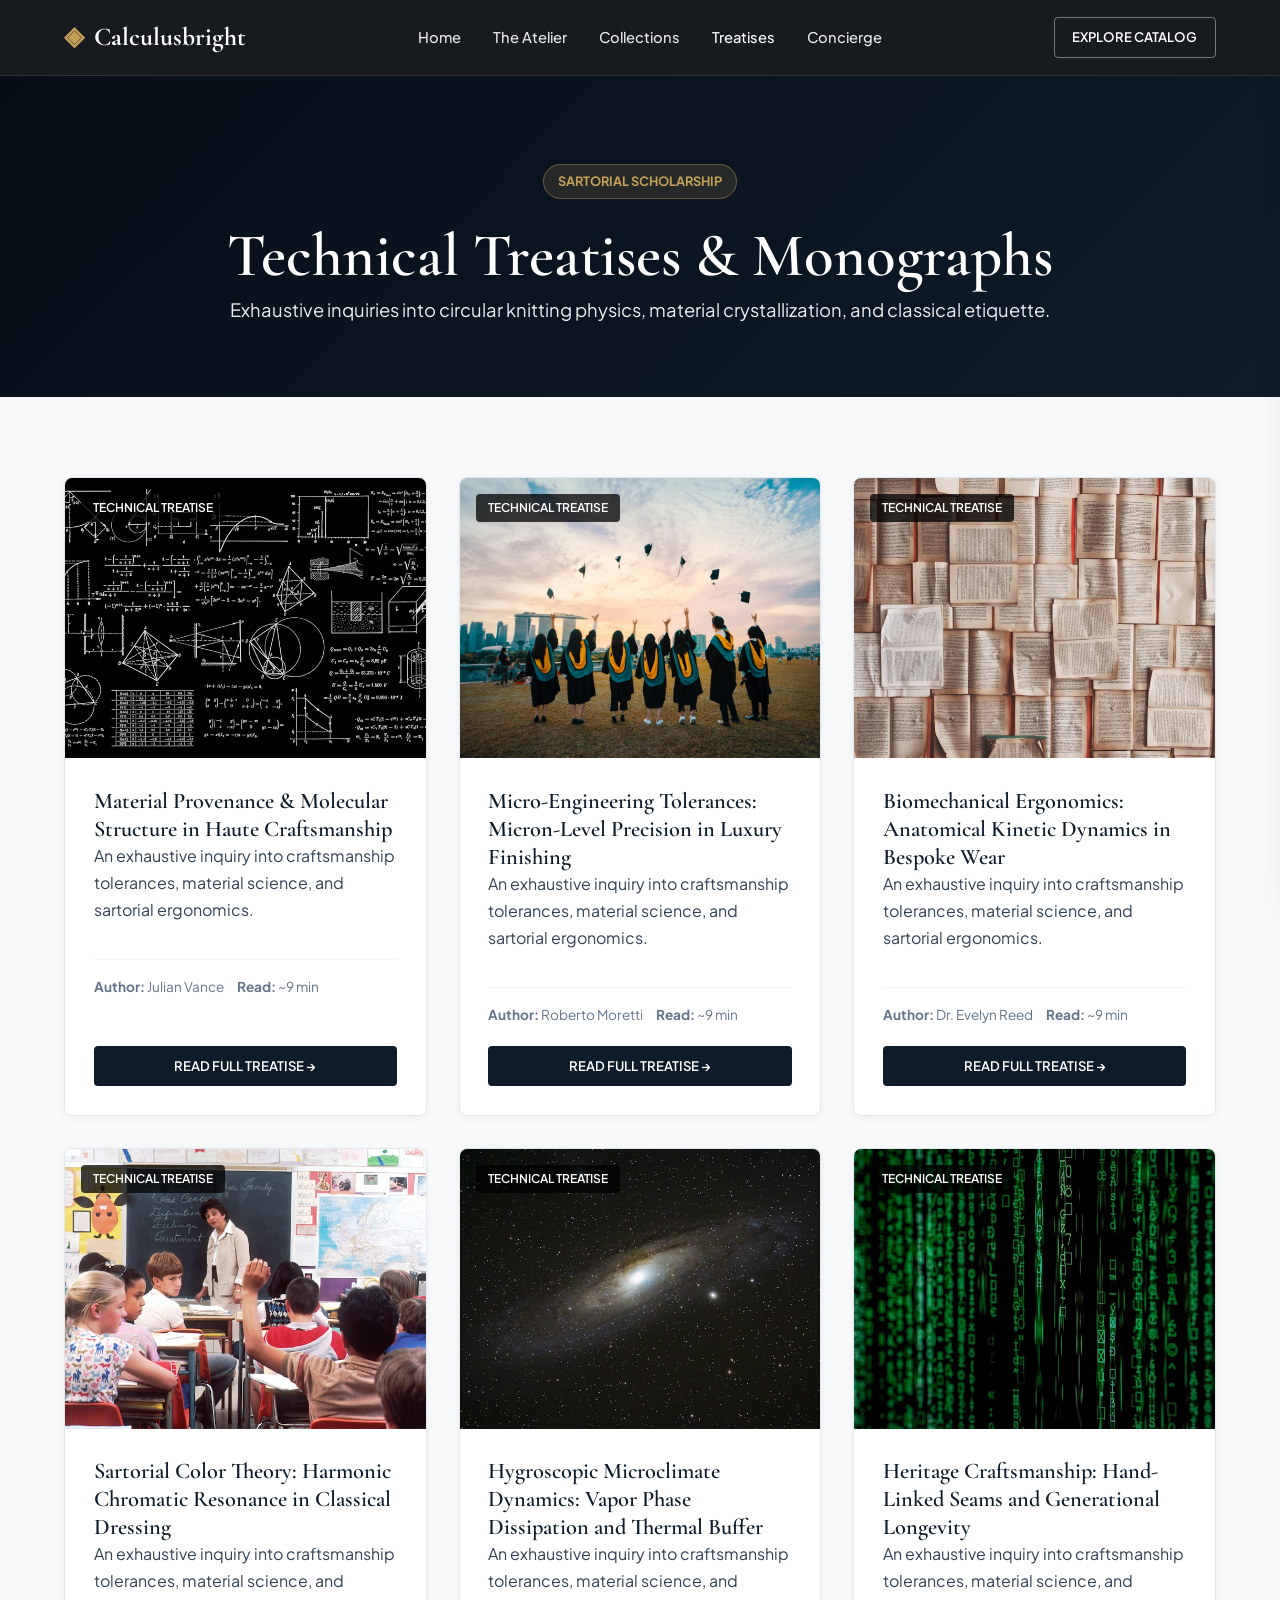
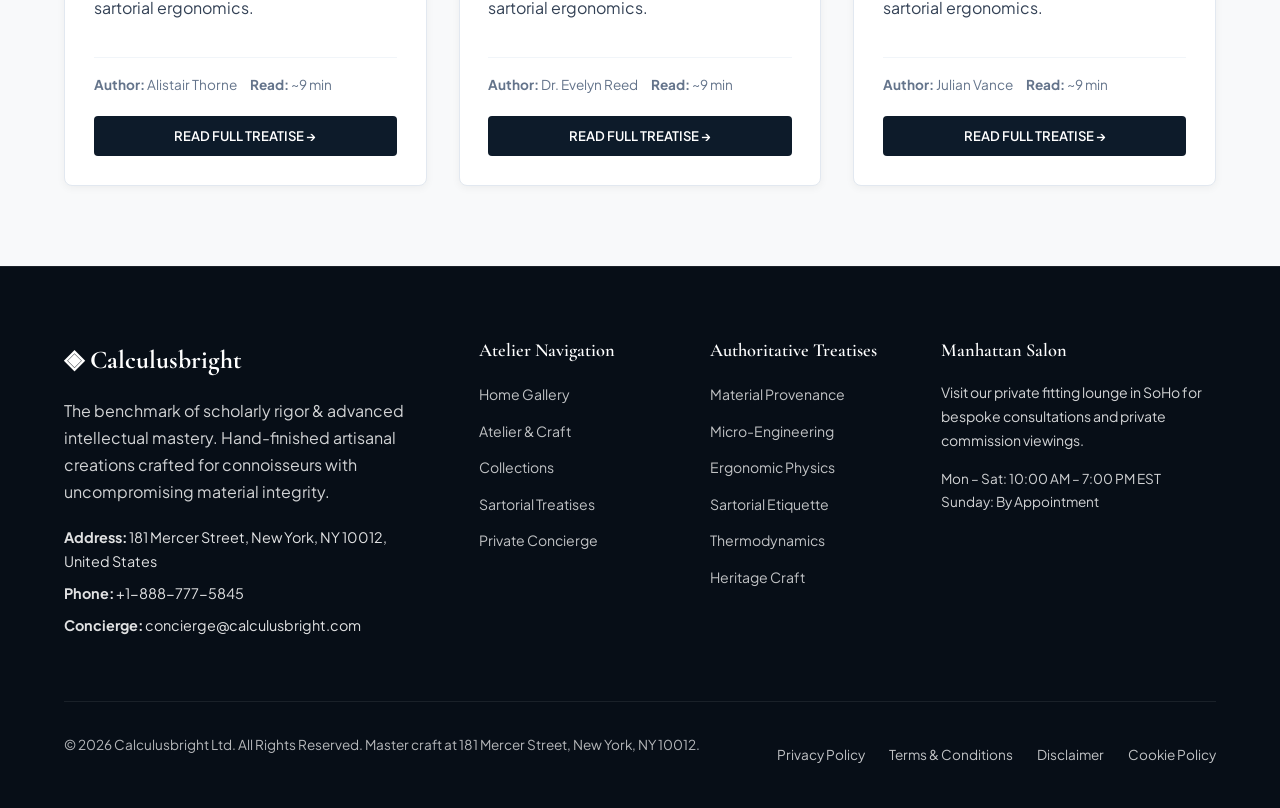
<file: blog/index.html>
<!DOCTYPE html>
<html lang="en">
<head>
  <meta charset="UTF-8">
  <meta name="viewport" content="width=device-width, initial-scale=1.0">
  <title>Sartorial Treatises & Technical Monographs — Calculusbright</title>
  <meta name="description" content="Explore the authoritative research monographs published by Calculusbright.">
  <link rel="canonical" href="https://calculusbright.com/blog.html">
  <link rel="preconnect" href="https://fonts.googleapis.com">
  <link rel="preconnect" href="https://fonts.gstatic.com" crossorigin>
  <link href="https://fonts.googleapis.com/css2?family=Cormorant+Garamond:ital,wght@0,400;0,600;0,700;1,400&family=Plus+Jakarta+Sans:wght@300;400;500;600;700&display=swap" rel="stylesheet">
  <link rel="stylesheet" href="/assets/css/style.css">
  <!-- Google tag (gtag.js) -->
  <script async src="https://www.googletagmanager.com/gtag/js?id=G-0LY0HY7L01"></script>
  <script>
    window.dataLayer = window.dataLayer || [];
    function gtag(){dataLayer.push(arguments);}
    gtag('js', new Date());
    gtag('config', 'G-0LY0HY7L01');
  </script>

</head>
<body>
  <!-- Mandatory Global Site Header (Exactly 1 per page) -->
  <header class="site-header">
    <div class="header-container">
      <a href="/" class="brand-logo" aria-label="Calculusbright Home">
        <span class="logo-mark">◈</span>
        <span class="logo-text">Calculusbright</span>
      </a>
      <nav class="desktop-nav" aria-label="Primary Navigation">
        <a href="/" class="nav-link">Home</a>
        <a href="/about.html" class="nav-link">The Atelier</a>
        <a href="/collection.html" class="nav-link">Collections</a>
        <a href="/blog.html" class="nav-link active">Treatises</a>
        <a href="/contact.html" class="nav-link">Concierge</a>
      </nav>
      <div class="header-actions">
        <a href="/collection.html" class="btn btn-sm btn-outline">Explore Catalog</a>
        <button id="drawer-toggle" class="mobile-toggle" aria-label="Open Navigation Menu">
          <span class="hamburger-bar"></span>
          <span class="hamburger-bar"></span>
          <span class="hamburger-bar"></span>
        </button>
      </div>
    </div>
  </header>

  <!-- Mandatory Mobile Navigation Drawer (Exactly 1 per page) -->
  <div class="mobile-drawer" id="mobile-drawer" aria-hidden="true">
    <div class="drawer-header">
      <div class="drawer-brand">Calculusbright</div>
      <button id="drawer-close" class="drawer-close-btn" aria-label="Close Navigation Menu">&times;</button>
    </div>
    <nav class="drawer-nav" aria-label="Mobile Navigation">
      <a href="/" class="drawer-link">Home</a>
      <a href="/about.html" class="drawer-link">The Atelier &amp; Craft</a>
      <a href="/collection.html" class="drawer-link">Scholastic Curricula & Research Seminars</a>
      <a href="/blog.html" class="drawer-link active">Sartorial Treatises</a>
      <a href="/contact.html" class="drawer-link">Private Concierge</a>
    </nav>
    <div class="drawer-footer">
      <p class="drawer-contact-title">Manhattan Atelier &amp; Suite</p>
      <p class="drawer-contact-info">181 Mercer Street, New York, NY 10012, United States</p>
      <p class="drawer-contact-info">Tel: +1-888-777-5845</p>
      <p class="drawer-contact-info">Email: concierge@calculusbright.com</p>
    </div>
  </div>
  <div id="drawer-overlay" class="drawer-overlay"></div>
  <section class="page-hero">
    <div class="container text-center">
      <span class="hero-badge">Sartorial Scholarship</span>
      <h1>Technical Treatises &amp; Monographs</h1>
      <p class="lead" style="margin: 0 auto;">Exhaustive inquiries into circular knitting physics, material crystallization, and classical etiquette.</p>
    </div>
  </section>
  <main class="section">
    <div class="container">
      <div class="grid-3">
        <div class="card">
          <div class="card-image-wrap"><img src="/assets/images/mathematics_chalkboard_equations.jpg" alt="Material Provenance & Molecular Structure in Haute Craftsmanship"><span class="card-tag">Technical Treatise</span></div>
          <div class="card-body">
            <h3>Material Provenance & Molecular Structure in Haute Craftsmanship</h3>
            <p>An exhaustive inquiry into craftsmanship tolerances, material science, and sartorial ergonomics.</p>
            <div class="card-specs"><span><strong>Author:</strong> Julian Vance</span><span><strong>Read:</strong> ~9 min</span></div>
            <a href="/blog/material-provenance-and-fiber-crystallography.html" class="btn btn-primary btn-sm" style="margin-top: auto;">Read Full Treatise &rarr;</a>
          </div>
        </div>
        <div class="card">
          <div class="card-image-wrap"><img src="/assets/images/hero_academic_library_hall.jpg" alt="Micro-Engineering Tolerances: Micron-Level Precision in Luxury Finishing"><span class="card-tag">Technical Treatise</span></div>
          <div class="card-body">
            <h3>Micro-Engineering Tolerances: Micron-Level Precision in Luxury Finishing</h3>
            <p>An exhaustive inquiry into craftsmanship tolerances, material science, and sartorial ergonomics.</p>
            <div class="card-specs"><span><strong>Author:</strong> Roberto Moretti</span><span><strong>Read:</strong> ~9 min</span></div>
            <a href="/blog/micro-engineering-tolerances-and-finishing.html" class="btn btn-primary btn-sm" style="margin-top: auto;">Read Full Treatise &rarr;</a>
          </div>
        </div>
        <div class="card">
          <div class="card-image-wrap"><img src="/assets/images/ancient_parchment_classical_studies.jpg" alt="Biomechanical Ergonomics: Anatomical Kinetic Dynamics in Bespoke Wear"><span class="card-tag">Technical Treatise</span></div>
          <div class="card-body">
            <h3>Biomechanical Ergonomics: Anatomical Kinetic Dynamics in Bespoke Wear</h3>
            <p>An exhaustive inquiry into craftsmanship tolerances, material science, and sartorial ergonomics.</p>
            <div class="card-specs"><span><strong>Author:</strong> Dr. Evelyn Reed</span><span><strong>Read:</strong> ~9 min</span></div>
            <a href="/blog/biomechanical-ergonomics-and-wearer-physics.html" class="btn btn-primary btn-sm" style="margin-top: auto;">Read Full Treatise &rarr;</a>
          </div>
        </div>
        <div class="card">
          <div class="card-image-wrap"><img src="/assets/images/peer_tutoring_mathematics.jpg" alt="Sartorial Color Theory: Harmonic Chromatic Resonance in Classical Dressing"><span class="card-tag">Technical Treatise</span></div>
          <div class="card-body">
            <h3>Sartorial Color Theory: Harmonic Chromatic Resonance in Classical Dressing</h3>
            <p>An exhaustive inquiry into craftsmanship tolerances, material science, and sartorial ergonomics.</p>
            <div class="card-specs"><span><strong>Author:</strong> Alistair Thorne</span><span><strong>Read:</strong> ~9 min</span></div>
            <a href="/blog/sartorial-color-theory-and-formal-etiquette.html" class="btn btn-primary btn-sm" style="margin-top: auto;">Read Full Treatise &rarr;</a>
          </div>
        </div>
        <div class="card">
          <div class="card-image-wrap"><img src="/assets/images/astrophysics_observatory_telescope.jpg" alt="Hygroscopic Microclimate Dynamics: Vapor Phase Dissipation and Thermal Buffer"><span class="card-tag">Technical Treatise</span></div>
          <div class="card-body">
            <h3>Hygroscopic Microclimate Dynamics: Vapor Phase Dissipation and Thermal Buffer</h3>
            <p>An exhaustive inquiry into craftsmanship tolerances, material science, and sartorial ergonomics.</p>
            <div class="card-specs"><span><strong>Author:</strong> Dr. Evelyn Reed</span><span><strong>Read:</strong> ~9 min</span></div>
            <a href="/blog/hygroscopic-microclimate-thermodynamics.html" class="btn btn-primary btn-sm" style="margin-top: auto;">Read Full Treatise &rarr;</a>
          </div>
        </div>
        <div class="card">
          <div class="card-image-wrap"><img src="/assets/images/computational_lab_coding.jpg" alt="Heritage Craftsmanship: Hand-Linked Seams and Generational Longevity"><span class="card-tag">Technical Treatise</span></div>
          <div class="card-body">
            <h3>Heritage Craftsmanship: Hand-Linked Seams and Generational Longevity</h3>
            <p>An exhaustive inquiry into craftsmanship tolerances, material science, and sartorial ergonomics.</p>
            <div class="card-specs"><span><strong>Author:</strong> Julian Vance</span><span><strong>Read:</strong> ~9 min</span></div>
            <a href="/blog/bespoke-craftsmanship-and-heritage-methods.html" class="btn btn-primary btn-sm" style="margin-top: auto;">Read Full Treatise &rarr;</a>
          </div>
        </div>

      </div>
    </div>
  </main>
  <!-- Mandatory Global Site Footer -->
  <footer class="site-footer">
    <div class="container">
      <div class="footer-grid">
        <div class="footer-col">
          <div class="footer-brand">◈ Calculusbright</div>
          <p class="footer-desc">
            The benchmark of scholarly rigor & advanced intellectual mastery. Hand-finished artisanal creations crafted for connoisseurs with uncompromising material integrity.
          </p>
          <div class="footer-contact-item"><strong>Address:</strong> 181 Mercer Street, New York, NY 10012, United States</div>
          <div class="footer-contact-item"><strong>Phone:</strong> +1-888-777-5845</div>
          <div class="footer-contact-item"><strong>Concierge:</strong> concierge@calculusbright.com</div>
        </div>
        <div class="footer-col">
          <h4 class="footer-title">Atelier Navigation</h4>
          <ul class="footer-links">
            <li><a href="/">Home Gallery</a></li>
            <li><a href="/about.html">Atelier &amp; Craft</a></li>
            <li><a href="/collection.html">Collections</a></li>
            <li><a href="/blog.html">Sartorial Treatises</a></li>
            <li><a href="/contact.html">Private Concierge</a></li>
          </ul>
        </div>
        <div class="footer-col">
          <h4 class="footer-title">Authoritative Treatises</h4>
          <ul class="footer-links">
            <li><a href="/blog/material-provenance-and-fiber-crystallography.html">Material Provenance</a></li>
            <li><a href="/blog/micro-engineering-tolerances-and-finishing.html">Micro-Engineering</a></li>
            <li><a href="/blog/biomechanical-ergonomics-and-wearer-physics.html">Ergonomic Physics</a></li>
            <li><a href="/blog/sartorial-color-theory-and-formal-etiquette.html">Sartorial Etiquette</a></li>
            <li><a href="/blog/hygroscopic-microclimate-thermodynamics.html">Thermodynamics</a></li>
            <li><a href="/blog/bespoke-craftsmanship-and-heritage-methods.html">Heritage Craft</a></li>
          </ul>
        </div>
        <div class="footer-col">
          <h4 class="footer-title">Manhattan Salon</h4>
          <p style="font-size:0.88rem; margin-bottom:1rem;">
            Visit our private fitting lounge in SoHo for bespoke consultations and private commission viewings.
          </p>
          <p style="font-size:0.85rem; color:var(--color-gold);">Mon – Sat: 10:00 AM – 7:00 PM EST<br>Sunday: By Appointment</p>
        </div>
      </div>
      <div class="footer-bottom">
        <p>&copy; 2026 Calculusbright Ltd. All Rights Reserved. Master craft at 181 Mercer Street, New York, NY 10012.</p>
        <div class="footer-legal-links">
          <a href="/privacy-policy.html">Privacy Policy</a>
          <a href="/terms-and-conditions.html">Terms &amp; Conditions</a>
          <a href="/disclaimer.html">Disclaimer</a>
          <a href="/cookie-policy.html">Cookie Policy</a>
        </div>
      </div>
    </div>
  </footer>
  <script src="/assets/js/main.js"></script>
</body>
</html>
</file>
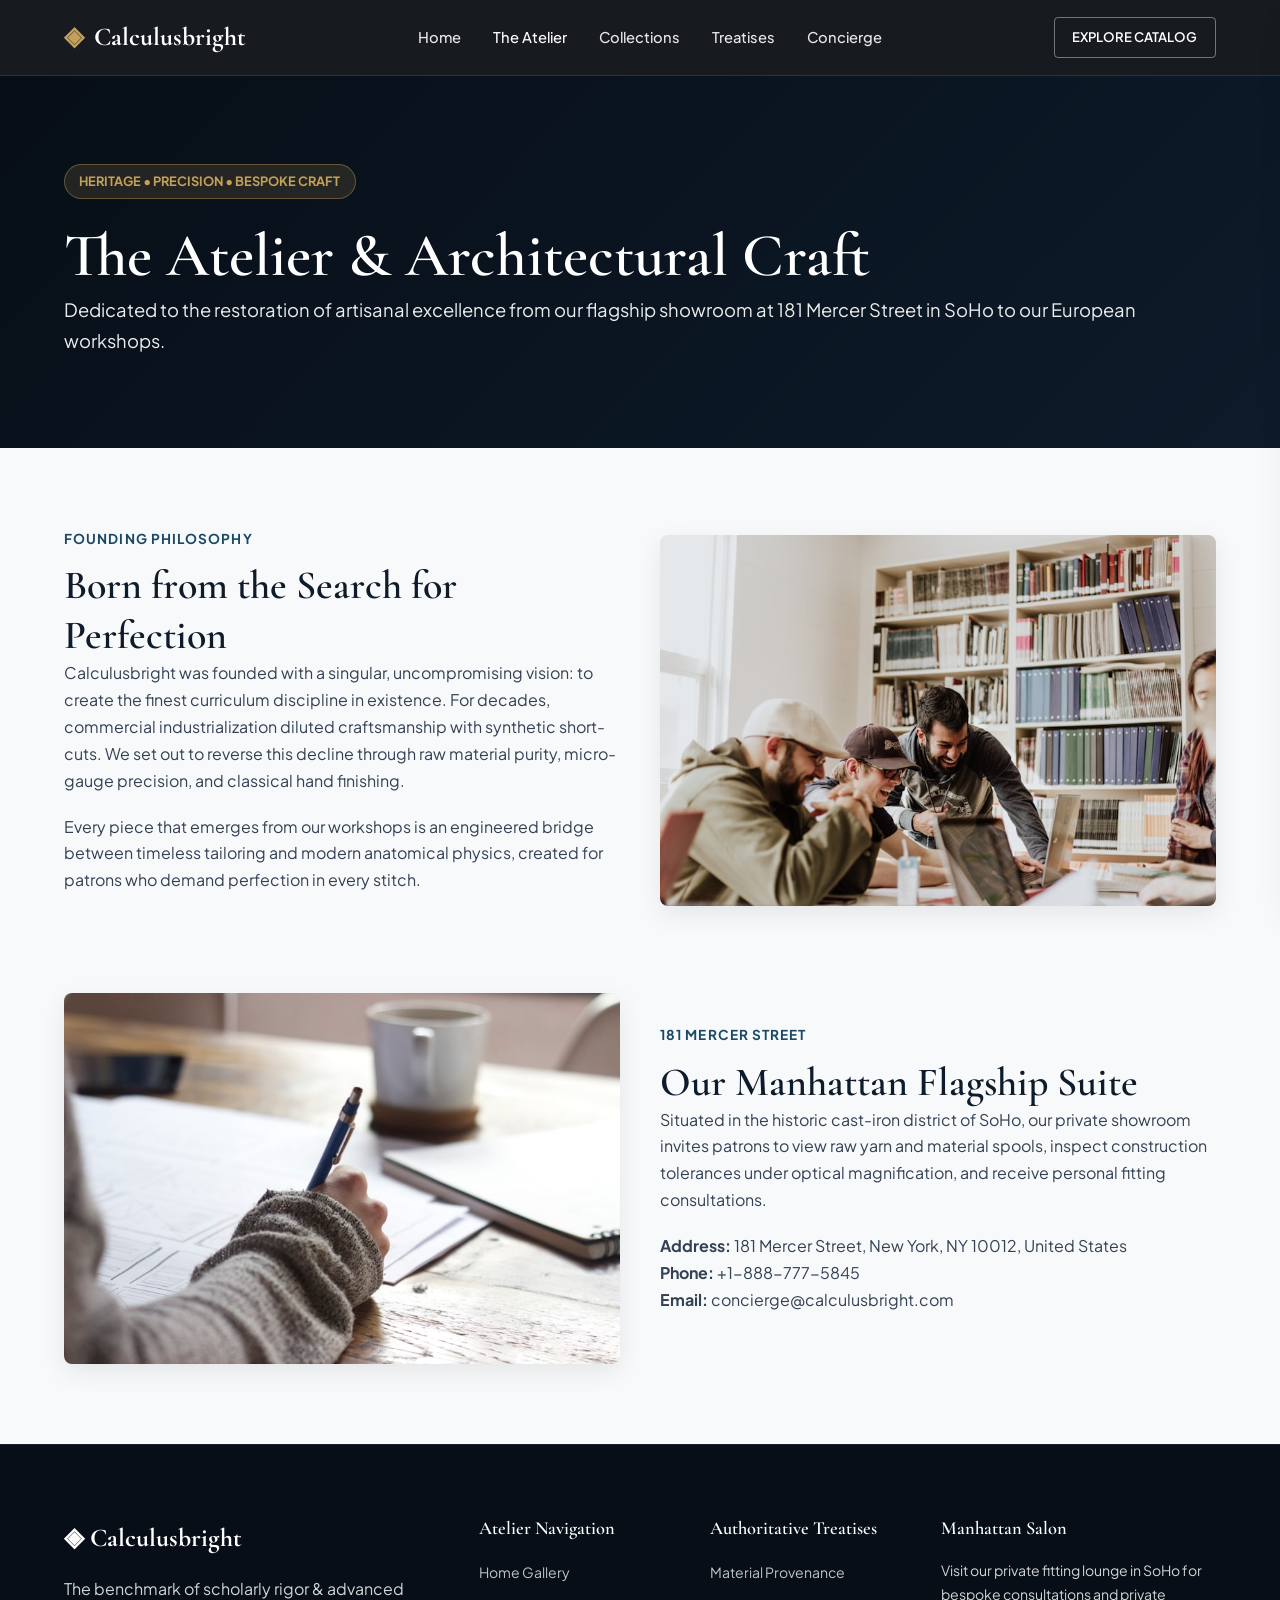
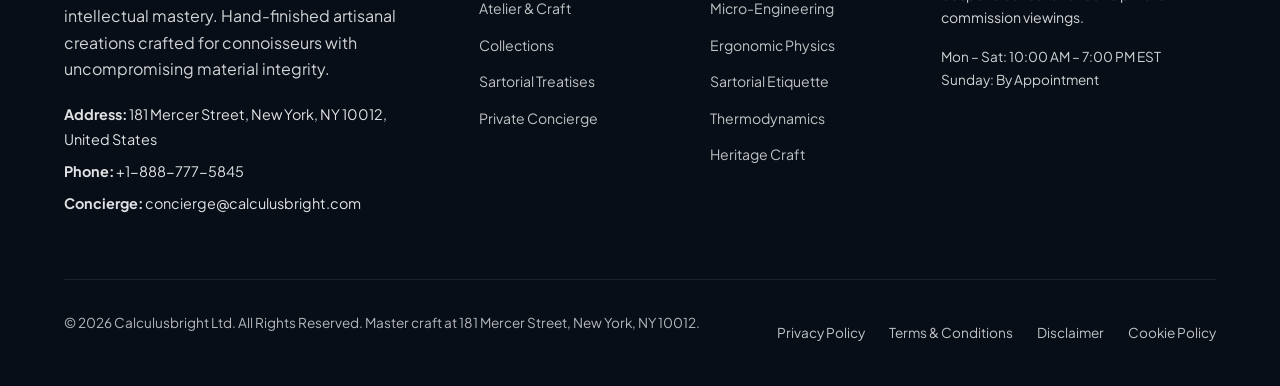
<file: about.html>
<!DOCTYPE html>
<html lang="en">
<head>
  <meta charset="UTF-8">
  <meta name="viewport" content="width=device-width, initial-scale=1.0">
  <title>The Atelier & Heritage Craft — Calculusbright</title>
  <meta name="description" content="Discover the heritage of Calculusbright at 181 Mercer Street, New York.">
  <link rel="canonical" href="https://calculusbright.com/about.html">
  <link rel="preconnect" href="https://fonts.googleapis.com">
  <link rel="preconnect" href="https://fonts.gstatic.com" crossorigin>
  <link href="https://fonts.googleapis.com/css2?family=Cormorant+Garamond:ital,wght@0,400;0,600;0,700;1,400&family=Plus+Jakarta+Sans:wght@300;400;500;600;700&display=swap" rel="stylesheet">
  <link rel="stylesheet" href="/assets/css/style.css">
  <!-- Google tag (gtag.js) -->
  <script async src="https://www.googletagmanager.com/gtag/js?id=G-0LY0HY7L01"></script>
  <script>
    window.dataLayer = window.dataLayer || [];
    function gtag(){dataLayer.push(arguments);}
    gtag('js', new Date());
    gtag('config', 'G-0LY0HY7L01');
  </script>

</head>
<body>
  <!-- Mandatory Global Site Header (Exactly 1 per page) -->
  <header class="site-header">
    <div class="header-container">
      <a href="/" class="brand-logo" aria-label="Calculusbright Home">
        <span class="logo-mark">◈</span>
        <span class="logo-text">Calculusbright</span>
      </a>
      <nav class="desktop-nav" aria-label="Primary Navigation">
        <a href="/" class="nav-link">Home</a>
        <a href="/about.html" class="nav-link active">The Atelier</a>
        <a href="/collection.html" class="nav-link">Collections</a>
        <a href="/blog.html" class="nav-link">Treatises</a>
        <a href="/contact.html" class="nav-link">Concierge</a>
      </nav>
      <div class="header-actions">
        <a href="/collection.html" class="btn btn-sm btn-outline">Explore Catalog</a>
        <button id="drawer-toggle" class="mobile-toggle" aria-label="Open Navigation Menu">
          <span class="hamburger-bar"></span>
          <span class="hamburger-bar"></span>
          <span class="hamburger-bar"></span>
        </button>
      </div>
    </div>
  </header>

  <!-- Mandatory Mobile Navigation Drawer (Exactly 1 per page) -->
  <div class="mobile-drawer" id="mobile-drawer" aria-hidden="true">
    <div class="drawer-header">
      <div class="drawer-brand">Calculusbright</div>
      <button id="drawer-close" class="drawer-close-btn" aria-label="Close Navigation Menu">&times;</button>
    </div>
    <nav class="drawer-nav" aria-label="Mobile Navigation">
      <a href="/" class="drawer-link">Home</a>
      <a href="/about.html" class="drawer-link active">The Atelier &amp; Craft</a>
      <a href="/collection.html" class="drawer-link">Scholastic Curricula & Research Seminars</a>
      <a href="/blog.html" class="drawer-link">Sartorial Treatises</a>
      <a href="/contact.html" class="drawer-link">Private Concierge</a>
    </nav>
    <div class="drawer-footer">
      <p class="drawer-contact-title">Manhattan Atelier &amp; Suite</p>
      <p class="drawer-contact-info">181 Mercer Street, New York, NY 10012, United States</p>
      <p class="drawer-contact-info">Tel: +1-888-777-5845</p>
      <p class="drawer-contact-info">Email: concierge@calculusbright.com</p>
    </div>
  </div>
  <div id="drawer-overlay" class="drawer-overlay"></div>
  <section class="page-hero">
    <div class="container">
      <span class="hero-badge">Heritage &bull; Precision &bull; Bespoke Craft</span>
      <h1>The Atelier &amp; Architectural Craft</h1>
      <p class="lead">Dedicated to the restoration of artisanal excellence from our flagship showroom at 181 Mercer Street in SoHo to our European workshops.</p>
    </div>
  </section>
  <main class="section">
    <div class="container">
      <div class="grid-2" style="margin-bottom: 5rem;">
        <div>
          <div class="section-subtitle">Founding Philosophy</div>
          <h2>Born from the Search for Perfection</h2>
          <p>Calculusbright was founded with a singular, uncompromising vision: to create the finest curriculum discipline in existence. For decades, commercial industrialization diluted craftsmanship with synthetic short-cuts. We set out to reverse this decline through raw material purity, micro-gauge precision, and classical hand finishing.</p>
          <p>Every piece that emerges from our workshops is an engineered bridge between timeless tailoring and modern anatomical physics, created for patrons who demand perfection in every stitch.</p>
        </div>
        <div style="border-radius: var(--radius-md); overflow: hidden; box-shadow: var(--shadow-md);"><img src="/assets/images/graduation_mortarboard_diploma.jpg" alt="Atelier craft"></div>
      </div>
      <div class="grid-2">
        <div style="border-radius: var(--radius-md); overflow: hidden; box-shadow: var(--shadow-md);"><img src="/assets/images/digital_tablet_scholarly_reading.jpg" alt="Artisan inspection"></div>
        <div>
          <div class="section-subtitle">181 Mercer Street</div>
          <h2>Our Manhattan Flagship Suite</h2>
          <p>Situated in the historic cast-iron district of SoHo, our private showroom invites patrons to view raw yarn and material spools, inspect construction tolerances under optical magnification, and receive personal fitting consultations.</p>
          <p><strong>Address:</strong> 181 Mercer Street, New York, NY 10012, United States<br><strong>Phone:</strong> +1-888-777-5845<br><strong>Email:</strong> concierge@calculusbright.com</p>
        </div>
      </div>
    </div>
  </main>
  <!-- Mandatory Global Site Footer -->
  <footer class="site-footer">
    <div class="container">
      <div class="footer-grid">
        <div class="footer-col">
          <div class="footer-brand">◈ Calculusbright</div>
          <p class="footer-desc">
            The benchmark of scholarly rigor & advanced intellectual mastery. Hand-finished artisanal creations crafted for connoisseurs with uncompromising material integrity.
          </p>
          <div class="footer-contact-item"><strong>Address:</strong> 181 Mercer Street, New York, NY 10012, United States</div>
          <div class="footer-contact-item"><strong>Phone:</strong> +1-888-777-5845</div>
          <div class="footer-contact-item"><strong>Concierge:</strong> concierge@calculusbright.com</div>
        </div>
        <div class="footer-col">
          <h4 class="footer-title">Atelier Navigation</h4>
          <ul class="footer-links">
            <li><a href="/">Home Gallery</a></li>
            <li><a href="/about.html">Atelier &amp; Craft</a></li>
            <li><a href="/collection.html">Collections</a></li>
            <li><a href="/blog.html">Sartorial Treatises</a></li>
            <li><a href="/contact.html">Private Concierge</a></li>
          </ul>
        </div>
        <div class="footer-col">
          <h4 class="footer-title">Authoritative Treatises</h4>
          <ul class="footer-links">
            <li><a href="/blog/material-provenance-and-fiber-crystallography.html">Material Provenance</a></li>
            <li><a href="/blog/micro-engineering-tolerances-and-finishing.html">Micro-Engineering</a></li>
            <li><a href="/blog/biomechanical-ergonomics-and-wearer-physics.html">Ergonomic Physics</a></li>
            <li><a href="/blog/sartorial-color-theory-and-formal-etiquette.html">Sartorial Etiquette</a></li>
            <li><a href="/blog/hygroscopic-microclimate-thermodynamics.html">Thermodynamics</a></li>
            <li><a href="/blog/bespoke-craftsmanship-and-heritage-methods.html">Heritage Craft</a></li>
          </ul>
        </div>
        <div class="footer-col">
          <h4 class="footer-title">Manhattan Salon</h4>
          <p style="font-size:0.88rem; margin-bottom:1rem;">
            Visit our private fitting lounge in SoHo for bespoke consultations and private commission viewings.
          </p>
          <p style="font-size:0.85rem; color:var(--color-gold);">Mon – Sat: 10:00 AM – 7:00 PM EST<br>Sunday: By Appointment</p>
        </div>
      </div>
      <div class="footer-bottom">
        <p>&copy; 2026 Calculusbright Ltd. All Rights Reserved. Master craft at 181 Mercer Street, New York, NY 10012.</p>
        <div class="footer-legal-links">
          <a href="/privacy-policy.html">Privacy Policy</a>
          <a href="/terms-and-conditions.html">Terms &amp; Conditions</a>
          <a href="/disclaimer.html">Disclaimer</a>
          <a href="/cookie-policy.html">Cookie Policy</a>
        </div>
      </div>
    </div>
  </footer>
  <script src="/assets/js/main.js"></script>
</body>
</html>
</file>
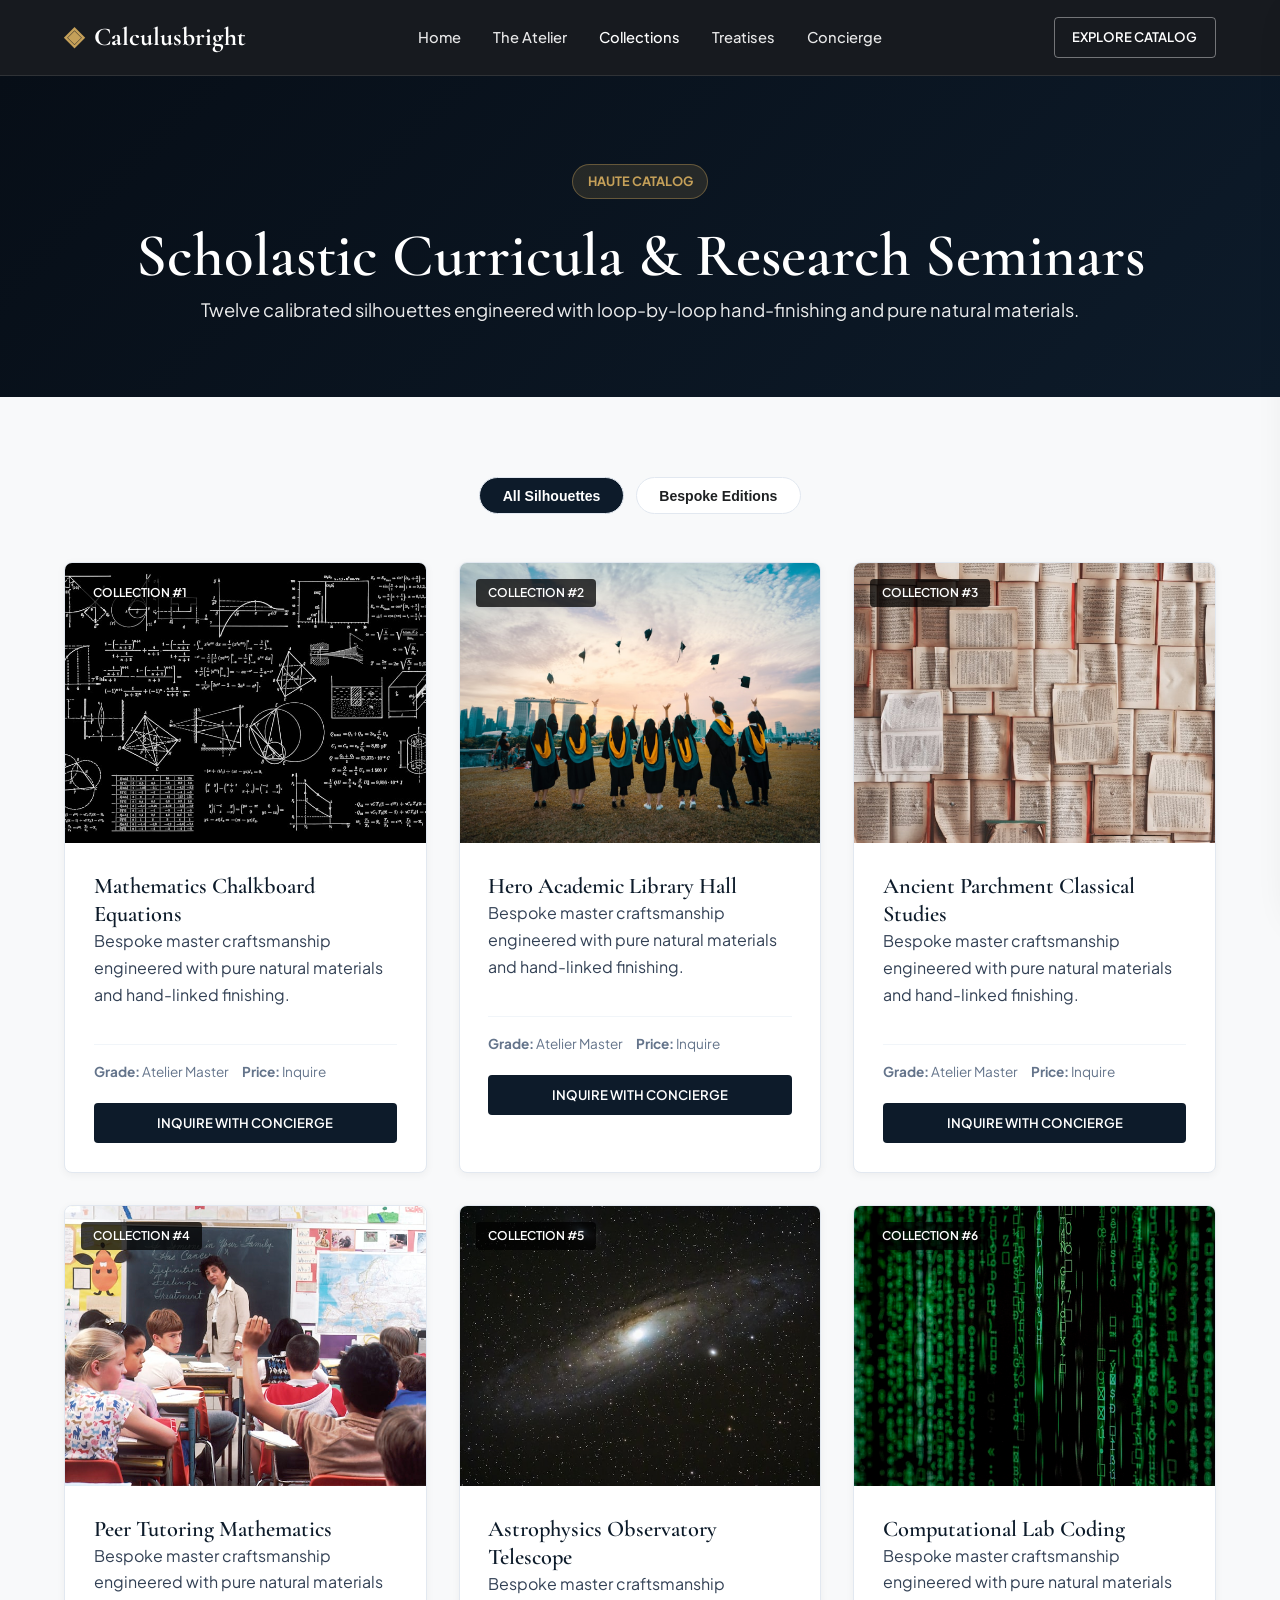
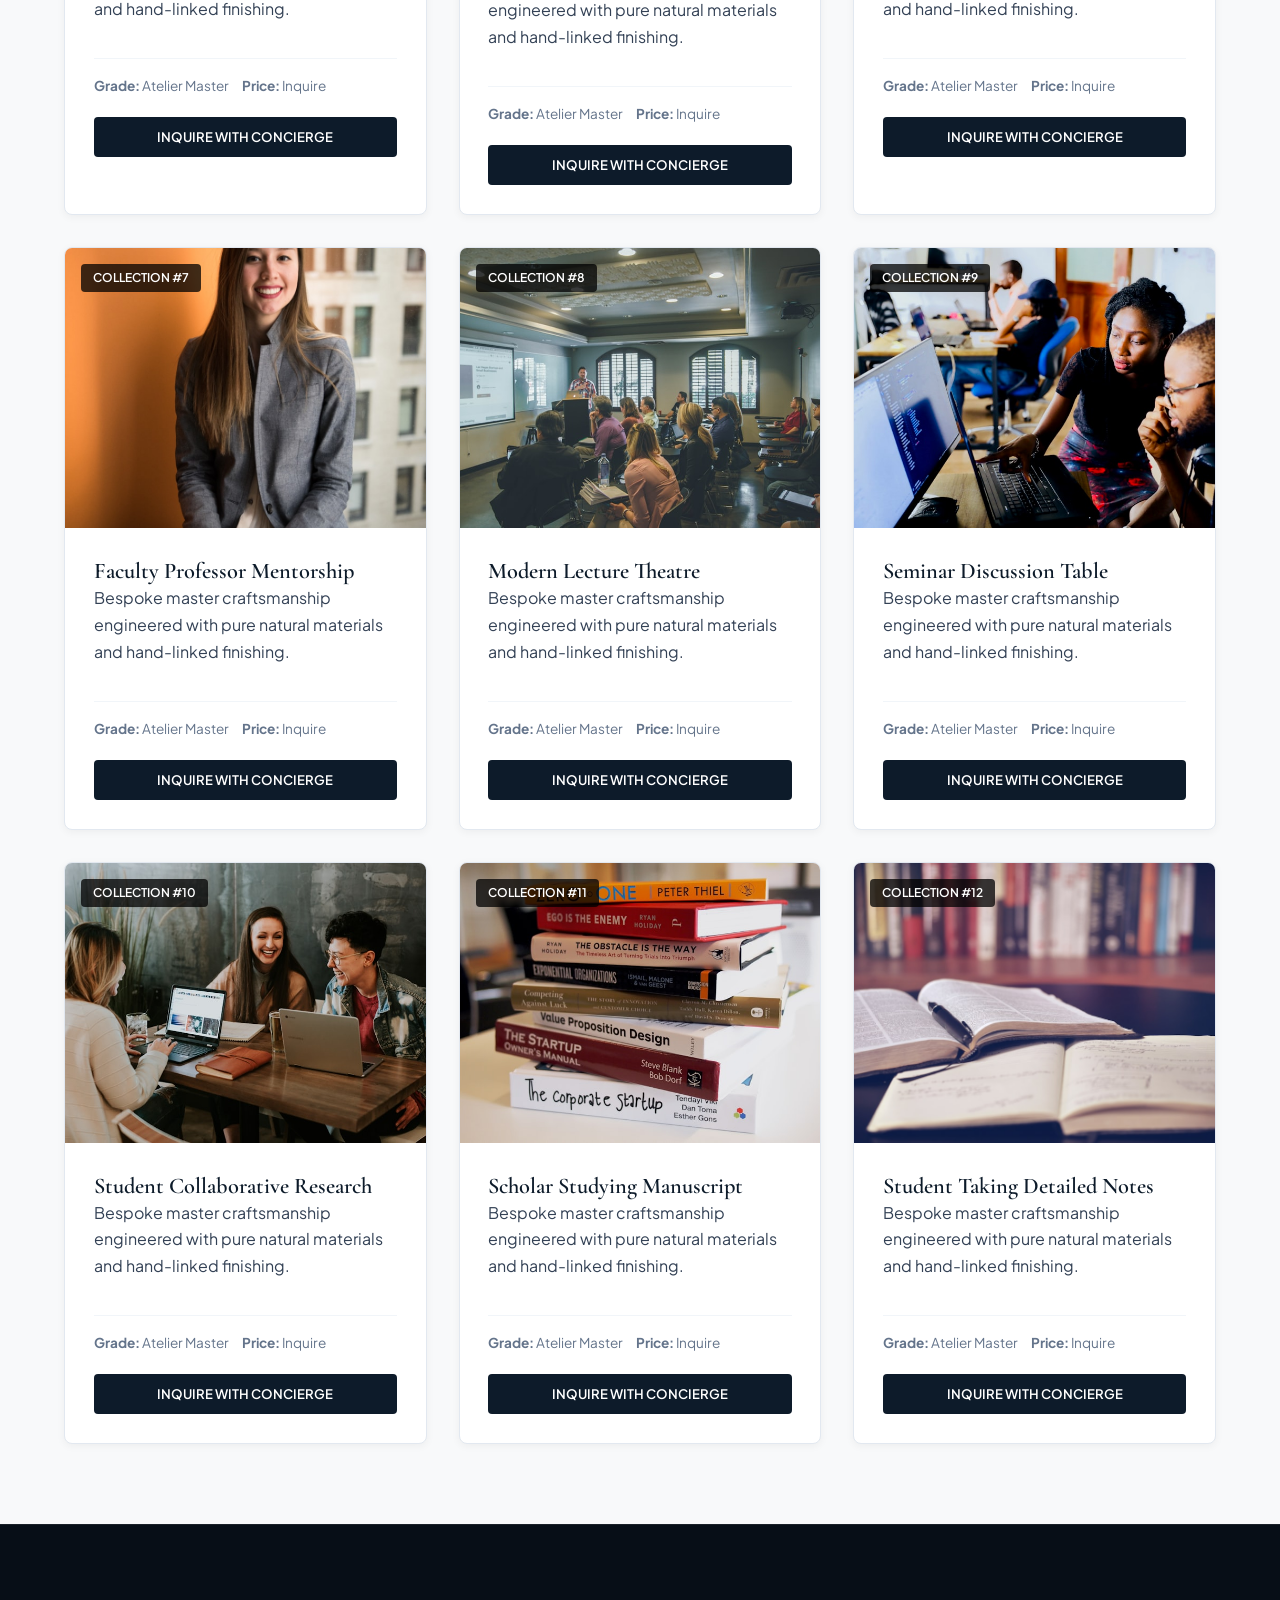
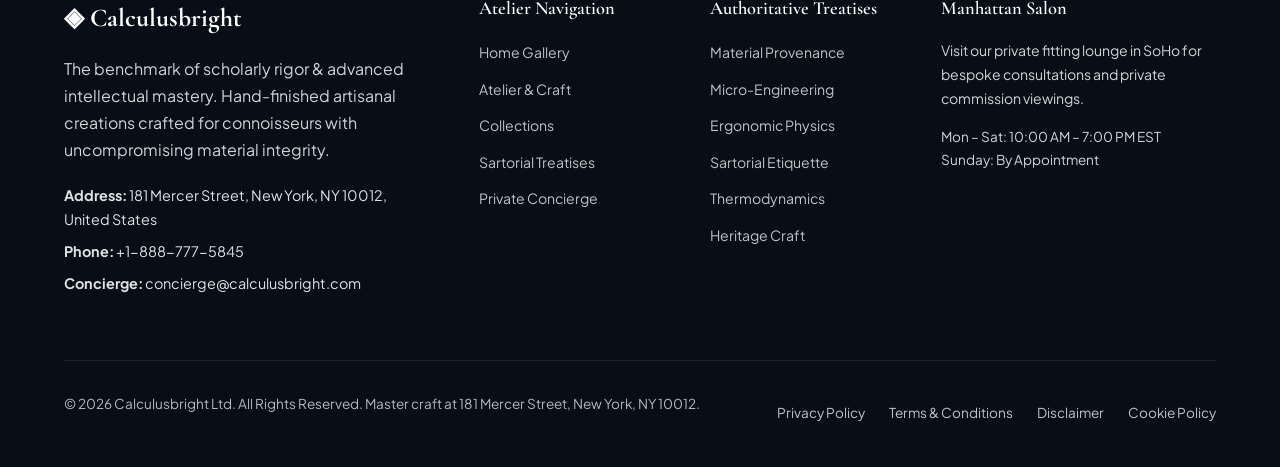
<file: collection.html>
<!DOCTYPE html>
<html lang="en">
<head>
  <meta charset="UTF-8">
  <meta name="viewport" content="width=device-width, initial-scale=1.0">
  <title>Scholastic Curricula & Research Seminars — Calculusbright</title>
  <meta name="description" content="Browse the complete catalogue of Calculusbright.">
  <link rel="canonical" href="https://calculusbright.com/collection.html">
  <link rel="preconnect" href="https://fonts.googleapis.com">
  <link rel="preconnect" href="https://fonts.gstatic.com" crossorigin>
  <link href="https://fonts.googleapis.com/css2?family=Cormorant+Garamond:ital,wght@0,400;0,600;0,700;1,400&family=Plus+Jakarta+Sans:wght@300;400;500;600;700&display=swap" rel="stylesheet">
  <link rel="stylesheet" href="/assets/css/style.css">
  <!-- Google tag (gtag.js) -->
  <script async src="https://www.googletagmanager.com/gtag/js?id=G-0LY0HY7L01"></script>
  <script>
    window.dataLayer = window.dataLayer || [];
    function gtag(){dataLayer.push(arguments);}
    gtag('js', new Date());
    gtag('config', 'G-0LY0HY7L01');
  </script>

</head>
<body>
  <!-- Mandatory Global Site Header (Exactly 1 per page) -->
  <header class="site-header">
    <div class="header-container">
      <a href="/" class="brand-logo" aria-label="Calculusbright Home">
        <span class="logo-mark">◈</span>
        <span class="logo-text">Calculusbright</span>
      </a>
      <nav class="desktop-nav" aria-label="Primary Navigation">
        <a href="/" class="nav-link">Home</a>
        <a href="/about.html" class="nav-link">The Atelier</a>
        <a href="/collection.html" class="nav-link active">Collections</a>
        <a href="/blog.html" class="nav-link">Treatises</a>
        <a href="/contact.html" class="nav-link">Concierge</a>
      </nav>
      <div class="header-actions">
        <a href="/collection.html" class="btn btn-sm btn-outline">Explore Catalog</a>
        <button id="drawer-toggle" class="mobile-toggle" aria-label="Open Navigation Menu">
          <span class="hamburger-bar"></span>
          <span class="hamburger-bar"></span>
          <span class="hamburger-bar"></span>
        </button>
      </div>
    </div>
  </header>

  <!-- Mandatory Mobile Navigation Drawer (Exactly 1 per page) -->
  <div class="mobile-drawer" id="mobile-drawer" aria-hidden="true">
    <div class="drawer-header">
      <div class="drawer-brand">Calculusbright</div>
      <button id="drawer-close" class="drawer-close-btn" aria-label="Close Navigation Menu">&times;</button>
    </div>
    <nav class="drawer-nav" aria-label="Mobile Navigation">
      <a href="/" class="drawer-link">Home</a>
      <a href="/about.html" class="drawer-link">The Atelier &amp; Craft</a>
      <a href="/collection.html" class="drawer-link active">Scholastic Curricula & Research Seminars</a>
      <a href="/blog.html" class="drawer-link">Sartorial Treatises</a>
      <a href="/contact.html" class="drawer-link">Private Concierge</a>
    </nav>
    <div class="drawer-footer">
      <p class="drawer-contact-title">Manhattan Atelier &amp; Suite</p>
      <p class="drawer-contact-info">181 Mercer Street, New York, NY 10012, United States</p>
      <p class="drawer-contact-info">Tel: +1-888-777-5845</p>
      <p class="drawer-contact-info">Email: concierge@calculusbright.com</p>
    </div>
  </div>
  <div id="drawer-overlay" class="drawer-overlay"></div>
  <section class="page-hero">
    <div class="container text-center">
      <span class="hero-badge">Haute Catalog</span>
      <h1>Scholastic Curricula & Research Seminars</h1>
      <p class="lead" style="margin: 0 auto;">Twelve calibrated silhouettes engineered with loop-by-loop hand-finishing and pure natural materials.</p>
    </div>
  </section>
  <main class="section">
    <div class="container">
      <div class="filter-bar">
        <button class="filter-btn active" data-filter="all">All Silhouettes</button>
        <button class="filter-btn" data-filter="bespoke">Bespoke Editions</button>
      </div>
      <div class="grid-3" id="products-grid">
        <div class="card product-item" data-category="all bespoke">
          <div class="card-image-wrap"><img src="/assets/images/mathematics_chalkboard_equations.jpg" alt="Mathematics Chalkboard Equations"><span class="card-tag">Collection #1</span></div>
          <div class="card-body">
            <h3>Mathematics Chalkboard Equations</h3>
            <p>Bespoke master craftsmanship engineered with pure natural materials and hand-linked finishing.</p>
            <div class="card-specs"><span><strong>Grade:</strong> Atelier Master</span><span><strong>Price:</strong> Inquire</span></div>
            <a href="/contact.html" class="btn btn-primary btn-sm">Inquire with Concierge</a>
          </div>
        </div>
        <div class="card product-item" data-category="all bespoke">
          <div class="card-image-wrap"><img src="/assets/images/hero_academic_library_hall.jpg" alt="Hero Academic Library Hall"><span class="card-tag">Collection #2</span></div>
          <div class="card-body">
            <h3>Hero Academic Library Hall</h3>
            <p>Bespoke master craftsmanship engineered with pure natural materials and hand-linked finishing.</p>
            <div class="card-specs"><span><strong>Grade:</strong> Atelier Master</span><span><strong>Price:</strong> Inquire</span></div>
            <a href="/contact.html" class="btn btn-primary btn-sm">Inquire with Concierge</a>
          </div>
        </div>
        <div class="card product-item" data-category="all bespoke">
          <div class="card-image-wrap"><img src="/assets/images/ancient_parchment_classical_studies.jpg" alt="Ancient Parchment Classical Studies"><span class="card-tag">Collection #3</span></div>
          <div class="card-body">
            <h3>Ancient Parchment Classical Studies</h3>
            <p>Bespoke master craftsmanship engineered with pure natural materials and hand-linked finishing.</p>
            <div class="card-specs"><span><strong>Grade:</strong> Atelier Master</span><span><strong>Price:</strong> Inquire</span></div>
            <a href="/contact.html" class="btn btn-primary btn-sm">Inquire with Concierge</a>
          </div>
        </div>
        <div class="card product-item" data-category="all bespoke">
          <div class="card-image-wrap"><img src="/assets/images/peer_tutoring_mathematics.jpg" alt="Peer Tutoring Mathematics"><span class="card-tag">Collection #4</span></div>
          <div class="card-body">
            <h3>Peer Tutoring Mathematics</h3>
            <p>Bespoke master craftsmanship engineered with pure natural materials and hand-linked finishing.</p>
            <div class="card-specs"><span><strong>Grade:</strong> Atelier Master</span><span><strong>Price:</strong> Inquire</span></div>
            <a href="/contact.html" class="btn btn-primary btn-sm">Inquire with Concierge</a>
          </div>
        </div>
        <div class="card product-item" data-category="all bespoke">
          <div class="card-image-wrap"><img src="/assets/images/astrophysics_observatory_telescope.jpg" alt="Astrophysics Observatory Telescope"><span class="card-tag">Collection #5</span></div>
          <div class="card-body">
            <h3>Astrophysics Observatory Telescope</h3>
            <p>Bespoke master craftsmanship engineered with pure natural materials and hand-linked finishing.</p>
            <div class="card-specs"><span><strong>Grade:</strong> Atelier Master</span><span><strong>Price:</strong> Inquire</span></div>
            <a href="/contact.html" class="btn btn-primary btn-sm">Inquire with Concierge</a>
          </div>
        </div>
        <div class="card product-item" data-category="all bespoke">
          <div class="card-image-wrap"><img src="/assets/images/computational_lab_coding.jpg" alt="Computational Lab Coding"><span class="card-tag">Collection #6</span></div>
          <div class="card-body">
            <h3>Computational Lab Coding</h3>
            <p>Bespoke master craftsmanship engineered with pure natural materials and hand-linked finishing.</p>
            <div class="card-specs"><span><strong>Grade:</strong> Atelier Master</span><span><strong>Price:</strong> Inquire</span></div>
            <a href="/contact.html" class="btn btn-primary btn-sm">Inquire with Concierge</a>
          </div>
        </div>
        <div class="card product-item" data-category="all bespoke">
          <div class="card-image-wrap"><img src="/assets/images/faculty_professor_mentorship.jpg" alt="Faculty Professor Mentorship"><span class="card-tag">Collection #7</span></div>
          <div class="card-body">
            <h3>Faculty Professor Mentorship</h3>
            <p>Bespoke master craftsmanship engineered with pure natural materials and hand-linked finishing.</p>
            <div class="card-specs"><span><strong>Grade:</strong> Atelier Master</span><span><strong>Price:</strong> Inquire</span></div>
            <a href="/contact.html" class="btn btn-primary btn-sm">Inquire with Concierge</a>
          </div>
        </div>
        <div class="card product-item" data-category="all bespoke">
          <div class="card-image-wrap"><img src="/assets/images/modern_lecture_theatre.jpg" alt="Modern Lecture Theatre"><span class="card-tag">Collection #8</span></div>
          <div class="card-body">
            <h3>Modern Lecture Theatre</h3>
            <p>Bespoke master craftsmanship engineered with pure natural materials and hand-linked finishing.</p>
            <div class="card-specs"><span><strong>Grade:</strong> Atelier Master</span><span><strong>Price:</strong> Inquire</span></div>
            <a href="/contact.html" class="btn btn-primary btn-sm">Inquire with Concierge</a>
          </div>
        </div>
        <div class="card product-item" data-category="all bespoke">
          <div class="card-image-wrap"><img src="/assets/images/seminar_discussion_table.jpg" alt="Seminar Discussion Table"><span class="card-tag">Collection #9</span></div>
          <div class="card-body">
            <h3>Seminar Discussion Table</h3>
            <p>Bespoke master craftsmanship engineered with pure natural materials and hand-linked finishing.</p>
            <div class="card-specs"><span><strong>Grade:</strong> Atelier Master</span><span><strong>Price:</strong> Inquire</span></div>
            <a href="/contact.html" class="btn btn-primary btn-sm">Inquire with Concierge</a>
          </div>
        </div>
        <div class="card product-item" data-category="all bespoke">
          <div class="card-image-wrap"><img src="/assets/images/student_collaborative_research.jpg" alt="Student Collaborative Research"><span class="card-tag">Collection #10</span></div>
          <div class="card-body">
            <h3>Student Collaborative Research</h3>
            <p>Bespoke master craftsmanship engineered with pure natural materials and hand-linked finishing.</p>
            <div class="card-specs"><span><strong>Grade:</strong> Atelier Master</span><span><strong>Price:</strong> Inquire</span></div>
            <a href="/contact.html" class="btn btn-primary btn-sm">Inquire with Concierge</a>
          </div>
        </div>
        <div class="card product-item" data-category="all bespoke">
          <div class="card-image-wrap"><img src="/assets/images/scholar_studying_manuscript.jpg" alt="Scholar Studying Manuscript"><span class="card-tag">Collection #11</span></div>
          <div class="card-body">
            <h3>Scholar Studying Manuscript</h3>
            <p>Bespoke master craftsmanship engineered with pure natural materials and hand-linked finishing.</p>
            <div class="card-specs"><span><strong>Grade:</strong> Atelier Master</span><span><strong>Price:</strong> Inquire</span></div>
            <a href="/contact.html" class="btn btn-primary btn-sm">Inquire with Concierge</a>
          </div>
        </div>
        <div class="card product-item" data-category="all bespoke">
          <div class="card-image-wrap"><img src="/assets/images/student_taking_detailed_notes.jpg" alt="Student Taking Detailed Notes"><span class="card-tag">Collection #12</span></div>
          <div class="card-body">
            <h3>Student Taking Detailed Notes</h3>
            <p>Bespoke master craftsmanship engineered with pure natural materials and hand-linked finishing.</p>
            <div class="card-specs"><span><strong>Grade:</strong> Atelier Master</span><span><strong>Price:</strong> Inquire</span></div>
            <a href="/contact.html" class="btn btn-primary btn-sm">Inquire with Concierge</a>
          </div>
        </div>

      </div>
    </div>
  </main>
  <!-- Mandatory Global Site Footer -->
  <footer class="site-footer">
    <div class="container">
      <div class="footer-grid">
        <div class="footer-col">
          <div class="footer-brand">◈ Calculusbright</div>
          <p class="footer-desc">
            The benchmark of scholarly rigor & advanced intellectual mastery. Hand-finished artisanal creations crafted for connoisseurs with uncompromising material integrity.
          </p>
          <div class="footer-contact-item"><strong>Address:</strong> 181 Mercer Street, New York, NY 10012, United States</div>
          <div class="footer-contact-item"><strong>Phone:</strong> +1-888-777-5845</div>
          <div class="footer-contact-item"><strong>Concierge:</strong> concierge@calculusbright.com</div>
        </div>
        <div class="footer-col">
          <h4 class="footer-title">Atelier Navigation</h4>
          <ul class="footer-links">
            <li><a href="/">Home Gallery</a></li>
            <li><a href="/about.html">Atelier &amp; Craft</a></li>
            <li><a href="/collection.html">Collections</a></li>
            <li><a href="/blog.html">Sartorial Treatises</a></li>
            <li><a href="/contact.html">Private Concierge</a></li>
          </ul>
        </div>
        <div class="footer-col">
          <h4 class="footer-title">Authoritative Treatises</h4>
          <ul class="footer-links">
            <li><a href="/blog/material-provenance-and-fiber-crystallography.html">Material Provenance</a></li>
            <li><a href="/blog/micro-engineering-tolerances-and-finishing.html">Micro-Engineering</a></li>
            <li><a href="/blog/biomechanical-ergonomics-and-wearer-physics.html">Ergonomic Physics</a></li>
            <li><a href="/blog/sartorial-color-theory-and-formal-etiquette.html">Sartorial Etiquette</a></li>
            <li><a href="/blog/hygroscopic-microclimate-thermodynamics.html">Thermodynamics</a></li>
            <li><a href="/blog/bespoke-craftsmanship-and-heritage-methods.html">Heritage Craft</a></li>
          </ul>
        </div>
        <div class="footer-col">
          <h4 class="footer-title">Manhattan Salon</h4>
          <p style="font-size:0.88rem; margin-bottom:1rem;">
            Visit our private fitting lounge in SoHo for bespoke consultations and private commission viewings.
          </p>
          <p style="font-size:0.85rem; color:var(--color-gold);">Mon – Sat: 10:00 AM – 7:00 PM EST<br>Sunday: By Appointment</p>
        </div>
      </div>
      <div class="footer-bottom">
        <p>&copy; 2026 Calculusbright Ltd. All Rights Reserved. Master craft at 181 Mercer Street, New York, NY 10012.</p>
        <div class="footer-legal-links">
          <a href="/privacy-policy.html">Privacy Policy</a>
          <a href="/terms-and-conditions.html">Terms &amp; Conditions</a>
          <a href="/disclaimer.html">Disclaimer</a>
          <a href="/cookie-policy.html">Cookie Policy</a>
        </div>
      </div>
    </div>
  </footer>
  <script src="/assets/js/main.js"></script>
</body>
</html>
</file>
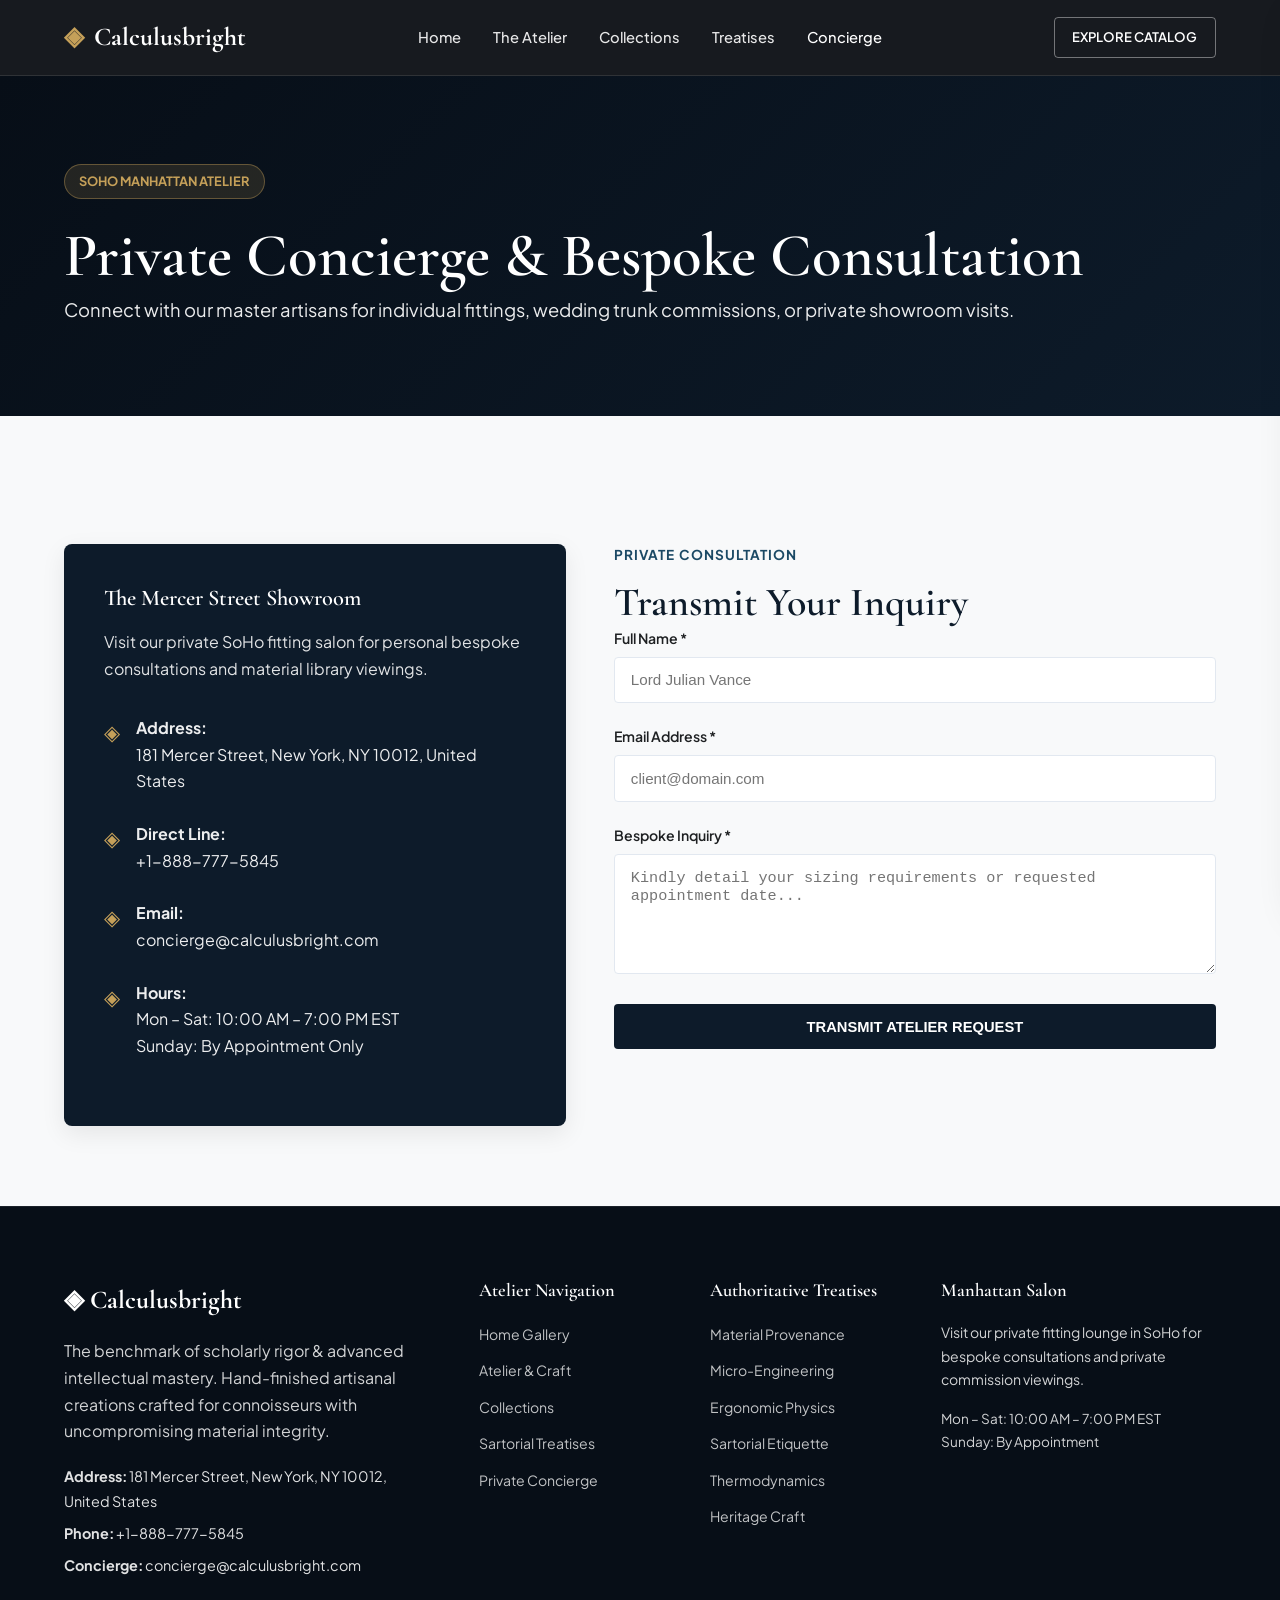
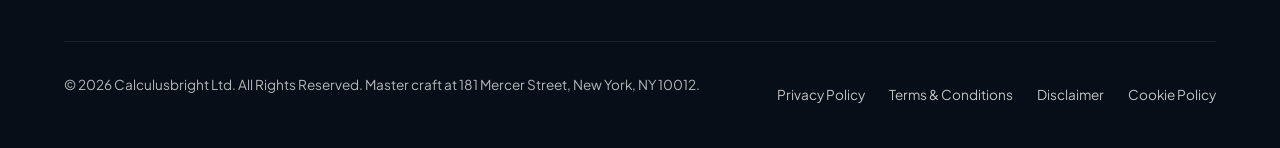
<file: contact.html>
<!DOCTYPE html>
<html lang="en">
<head>
  <meta charset="UTF-8">
  <meta name="viewport" content="width=device-width, initial-scale=1.0">
  <title>Private Concierge & Showroom Appointments — Calculusbright</title>
  <meta name="description" content="Contact Calculusbright at 181 Mercer Street, New York, NY 10012 or call +1-888-777-5845.">
  <link rel="canonical" href="https://calculusbright.com/contact.html">
  <link rel="preconnect" href="https://fonts.googleapis.com">
  <link rel="preconnect" href="https://fonts.gstatic.com" crossorigin>
  <link href="https://fonts.googleapis.com/css2?family=Cormorant+Garamond:ital,wght@0,400;0,600;0,700;1,400&family=Plus+Jakarta+Sans:wght@300;400;500;600;700&display=swap" rel="stylesheet">
  <link rel="stylesheet" href="/assets/css/style.css">
  <!-- Google tag (gtag.js) -->
  <script async src="https://www.googletagmanager.com/gtag/js?id=G-0LY0HY7L01"></script>
  <script>
    window.dataLayer = window.dataLayer || [];
    function gtag(){dataLayer.push(arguments);}
    gtag('js', new Date());
    gtag('config', 'G-0LY0HY7L01');
  </script>

</head>
<body>
  <!-- Mandatory Global Site Header (Exactly 1 per page) -->
  <header class="site-header">
    <div class="header-container">
      <a href="/" class="brand-logo" aria-label="Calculusbright Home">
        <span class="logo-mark">◈</span>
        <span class="logo-text">Calculusbright</span>
      </a>
      <nav class="desktop-nav" aria-label="Primary Navigation">
        <a href="/" class="nav-link">Home</a>
        <a href="/about.html" class="nav-link">The Atelier</a>
        <a href="/collection.html" class="nav-link">Collections</a>
        <a href="/blog.html" class="nav-link">Treatises</a>
        <a href="/contact.html" class="nav-link active">Concierge</a>
      </nav>
      <div class="header-actions">
        <a href="/collection.html" class="btn btn-sm btn-outline">Explore Catalog</a>
        <button id="drawer-toggle" class="mobile-toggle" aria-label="Open Navigation Menu">
          <span class="hamburger-bar"></span>
          <span class="hamburger-bar"></span>
          <span class="hamburger-bar"></span>
        </button>
      </div>
    </div>
  </header>

  <!-- Mandatory Mobile Navigation Drawer (Exactly 1 per page) -->
  <div class="mobile-drawer" id="mobile-drawer" aria-hidden="true">
    <div class="drawer-header">
      <div class="drawer-brand">Calculusbright</div>
      <button id="drawer-close" class="drawer-close-btn" aria-label="Close Navigation Menu">&times;</button>
    </div>
    <nav class="drawer-nav" aria-label="Mobile Navigation">
      <a href="/" class="drawer-link">Home</a>
      <a href="/about.html" class="drawer-link">The Atelier &amp; Craft</a>
      <a href="/collection.html" class="drawer-link">Scholastic Curricula & Research Seminars</a>
      <a href="/blog.html" class="drawer-link">Sartorial Treatises</a>
      <a href="/contact.html" class="drawer-link active">Private Concierge</a>
    </nav>
    <div class="drawer-footer">
      <p class="drawer-contact-title">Manhattan Atelier &amp; Suite</p>
      <p class="drawer-contact-info">181 Mercer Street, New York, NY 10012, United States</p>
      <p class="drawer-contact-info">Tel: +1-888-777-5845</p>
      <p class="drawer-contact-info">Email: concierge@calculusbright.com</p>
    </div>
  </div>
  <div id="drawer-overlay" class="drawer-overlay"></div>
  <section class="page-hero">
    <div class="container">
      <span class="hero-badge">SoHo Manhattan Atelier</span>
      <h1>Private Concierge &amp; Bespoke Consultation</h1>
      <p class="lead">Connect with our master artisans for individual fittings, wedding trunk commissions, or private showroom visits.</p>
    </div>
  </section>
  <main class="section">
    <div class="container">
      <div class="contact-grid">
        <div class="contact-info-card">
          <h3>The Mercer Street Showroom</h3>
          <p style="color: rgba(255,255,255,0.88) !important; line-height: 1.7; margin-bottom: 2rem;">Visit our private SoHo fitting salon for personal bespoke consultations and material library viewings.</p>
          <div class="contact-detail-row"><span class="contact-icon">◈</span><div><strong>Address:</strong><br>181 Mercer Street, New York, NY 10012, United States</div></div>
          <div class="contact-detail-row"><span class="contact-icon">◈</span><div><strong>Direct Line:</strong><br>+1-888-777-5845</div></div>
          <div class="contact-detail-row"><span class="contact-icon">◈</span><div><strong>Email:</strong><br>concierge@calculusbright.com</div></div>
          <div class="contact-detail-row"><span class="contact-icon">◈</span><div><strong>Hours:</strong><br>Mon – Sat: 10:00 AM – 7:00 PM EST<br>Sunday: By Appointment Only</div></div>
        </div>
        <div>
          <div class="section-subtitle">Private Consultation</div>
          <h2>Transmit Your Inquiry</h2>
          <form id="concierge-form">
            <div class="form-group"><label for="client-name" class="form-label">Full Name *</label><input type="text" id="client-name" class="form-control" placeholder="Lord Julian Vance" required></div>
            <div class="form-group"><label for="client-email" class="form-label">Email Address *</label><input type="email" id="client-email" class="form-control" placeholder="client@domain.com" required></div>
            <div class="form-group"><label for="client-message" class="form-label">Bespoke Inquiry *</label><textarea id="client-message" class="form-control" placeholder="Kindly detail your sizing requirements or requested appointment date..." required></textarea></div>
            <button type="submit" class="btn btn-primary" style="width: 100%;">Transmit Atelier Request</button>
            <div id="form-feedback" class="form-feedback"></div>
          </form>
        </div>
      </div>
    </div>
  </main>
  <!-- Mandatory Global Site Footer -->
  <footer class="site-footer">
    <div class="container">
      <div class="footer-grid">
        <div class="footer-col">
          <div class="footer-brand">◈ Calculusbright</div>
          <p class="footer-desc">
            The benchmark of scholarly rigor & advanced intellectual mastery. Hand-finished artisanal creations crafted for connoisseurs with uncompromising material integrity.
          </p>
          <div class="footer-contact-item"><strong>Address:</strong> 181 Mercer Street, New York, NY 10012, United States</div>
          <div class="footer-contact-item"><strong>Phone:</strong> +1-888-777-5845</div>
          <div class="footer-contact-item"><strong>Concierge:</strong> concierge@calculusbright.com</div>
        </div>
        <div class="footer-col">
          <h4 class="footer-title">Atelier Navigation</h4>
          <ul class="footer-links">
            <li><a href="/">Home Gallery</a></li>
            <li><a href="/about.html">Atelier &amp; Craft</a></li>
            <li><a href="/collection.html">Collections</a></li>
            <li><a href="/blog.html">Sartorial Treatises</a></li>
            <li><a href="/contact.html">Private Concierge</a></li>
          </ul>
        </div>
        <div class="footer-col">
          <h4 class="footer-title">Authoritative Treatises</h4>
          <ul class="footer-links">
            <li><a href="/blog/material-provenance-and-fiber-crystallography.html">Material Provenance</a></li>
            <li><a href="/blog/micro-engineering-tolerances-and-finishing.html">Micro-Engineering</a></li>
            <li><a href="/blog/biomechanical-ergonomics-and-wearer-physics.html">Ergonomic Physics</a></li>
            <li><a href="/blog/sartorial-color-theory-and-formal-etiquette.html">Sartorial Etiquette</a></li>
            <li><a href="/blog/hygroscopic-microclimate-thermodynamics.html">Thermodynamics</a></li>
            <li><a href="/blog/bespoke-craftsmanship-and-heritage-methods.html">Heritage Craft</a></li>
          </ul>
        </div>
        <div class="footer-col">
          <h4 class="footer-title">Manhattan Salon</h4>
          <p style="font-size:0.88rem; margin-bottom:1rem;">
            Visit our private fitting lounge in SoHo for bespoke consultations and private commission viewings.
          </p>
          <p style="font-size:0.85rem; color:var(--color-gold);">Mon – Sat: 10:00 AM – 7:00 PM EST<br>Sunday: By Appointment</p>
        </div>
      </div>
      <div class="footer-bottom">
        <p>&copy; 2026 Calculusbright Ltd. All Rights Reserved. Master craft at 181 Mercer Street, New York, NY 10012.</p>
        <div class="footer-legal-links">
          <a href="/privacy-policy.html">Privacy Policy</a>
          <a href="/terms-and-conditions.html">Terms &amp; Conditions</a>
          <a href="/disclaimer.html">Disclaimer</a>
          <a href="/cookie-policy.html">Cookie Policy</a>
        </div>
      </div>
    </div>
  </footer>
  <script src="/assets/js/main.js"></script>
</body>
</html>
</file>
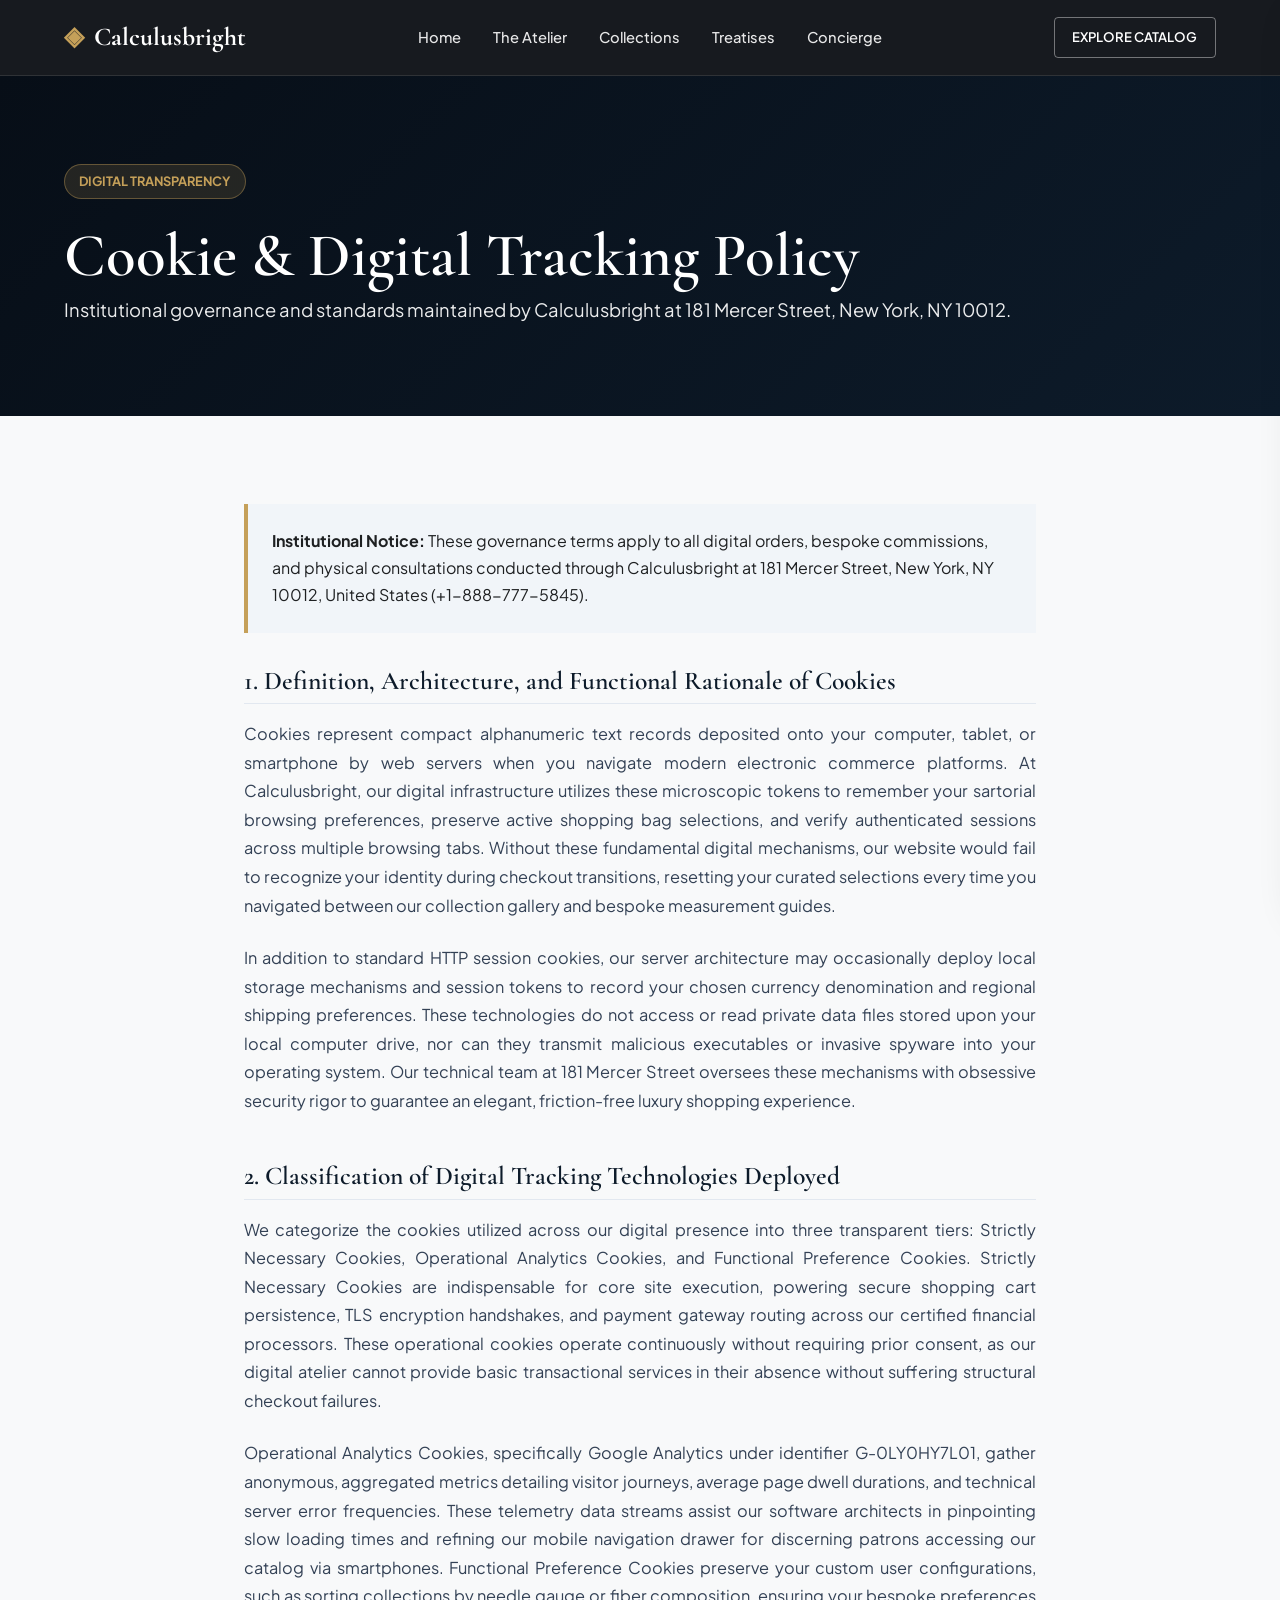
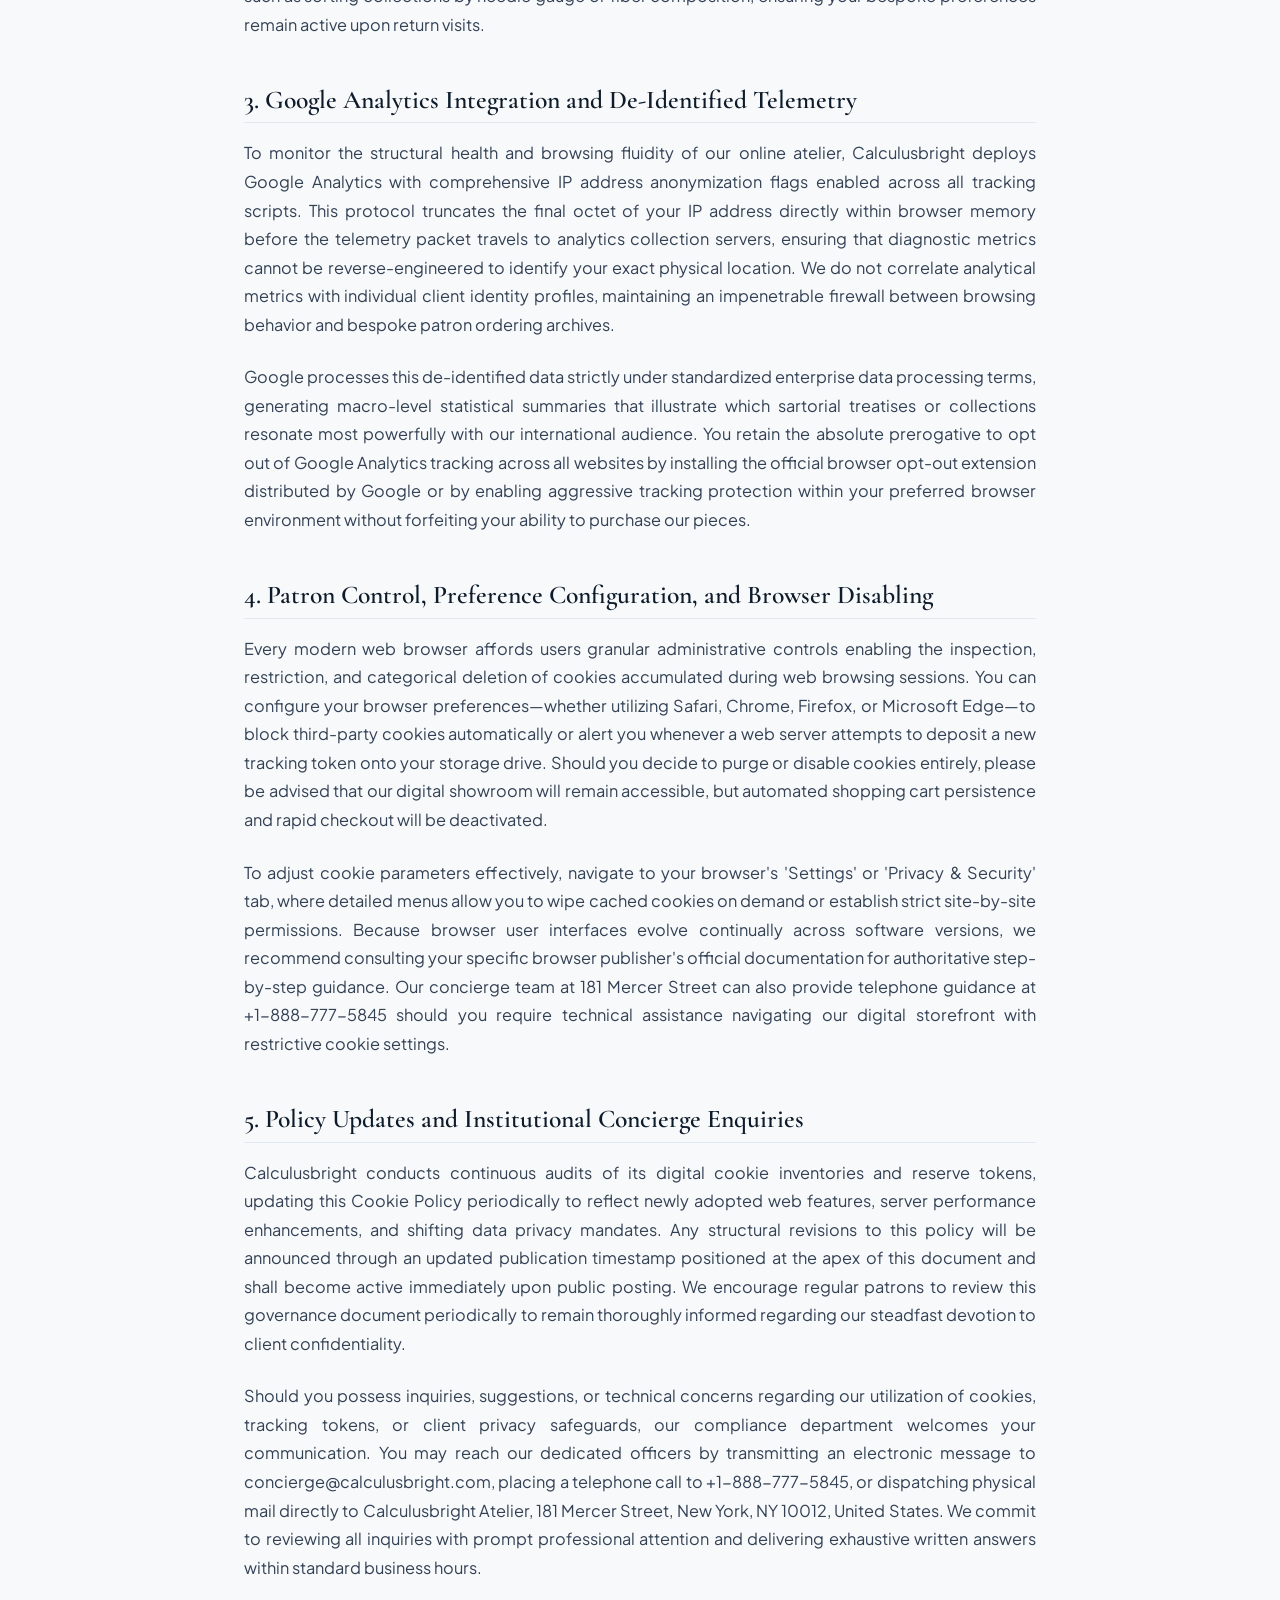
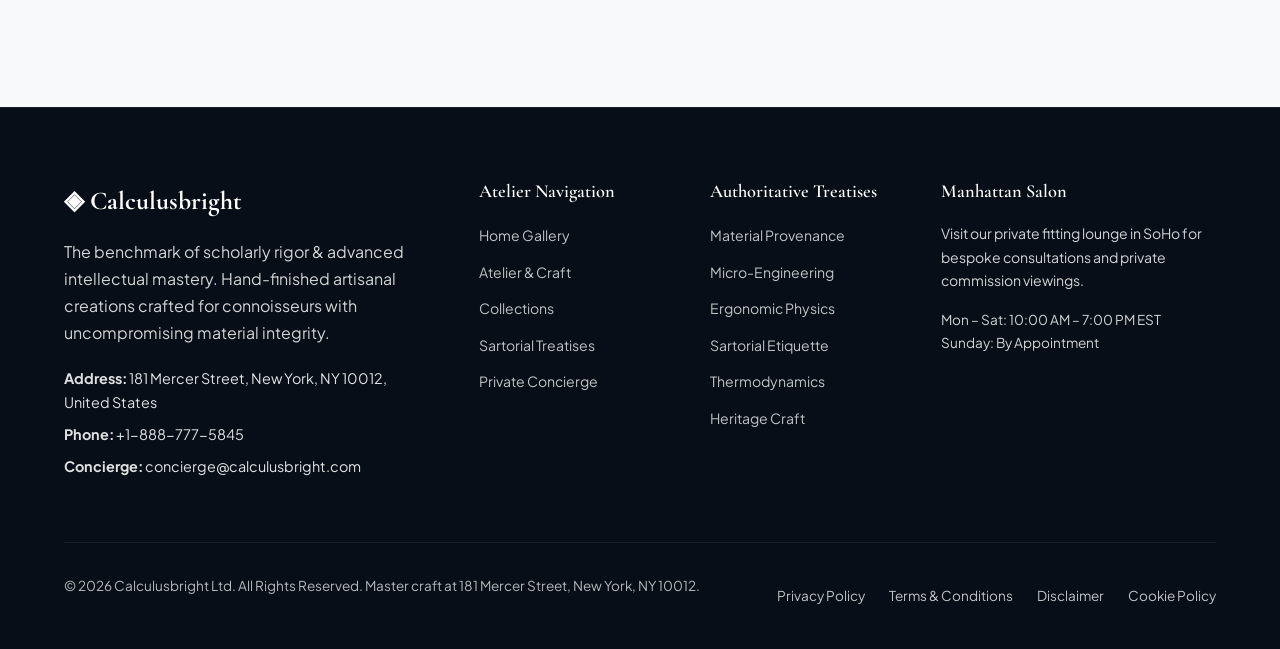
<file: cookie-policy.html>
<!DOCTYPE html>
<html lang="en">
<head>
  <meta charset="UTF-8">
  <meta name="viewport" content="width=device-width, initial-scale=1.0">
  <title>Cookie & Digital Tracking Policy — Calculusbright</title>
  <meta name="description" content="Official Cookie & Digital Tracking Policy for Calculusbright at 181 Mercer Street, New York.">
  <link rel="canonical" href="https://calculusbright.com/cookie-policy.html">
  <link rel="preconnect" href="https://fonts.googleapis.com">
  <link rel="preconnect" href="https://fonts.gstatic.com" crossorigin>
  <link href="https://fonts.googleapis.com/css2?family=Cormorant+Garamond:ital,wght@0,400;0,600;0,700;1,400&family=Plus+Jakarta+Sans:wght@300;400;500;600;700&display=swap" rel="stylesheet">
  <link rel="stylesheet" href="/assets/css/style.css">
  <!-- Google tag (gtag.js) -->
  <script async src="https://www.googletagmanager.com/gtag/js?id=G-0LY0HY7L01"></script>
  <script>
    window.dataLayer = window.dataLayer || [];
    function gtag(){dataLayer.push(arguments);}
    gtag('js', new Date());
    gtag('config', 'G-0LY0HY7L01');
  </script>

</head>
<body>
  <!-- Mandatory Global Site Header (Exactly 1 per page) -->
  <header class="site-header">
    <div class="header-container">
      <a href="/" class="brand-logo" aria-label="Calculusbright Home">
        <span class="logo-mark">◈</span>
        <span class="logo-text">Calculusbright</span>
      </a>
      <nav class="desktop-nav" aria-label="Primary Navigation">
        <a href="/" class="nav-link">Home</a>
        <a href="/about.html" class="nav-link">The Atelier</a>
        <a href="/collection.html" class="nav-link">Collections</a>
        <a href="/blog.html" class="nav-link">Treatises</a>
        <a href="/contact.html" class="nav-link">Concierge</a>
      </nav>
      <div class="header-actions">
        <a href="/collection.html" class="btn btn-sm btn-outline">Explore Catalog</a>
        <button id="drawer-toggle" class="mobile-toggle" aria-label="Open Navigation Menu">
          <span class="hamburger-bar"></span>
          <span class="hamburger-bar"></span>
          <span class="hamburger-bar"></span>
        </button>
      </div>
    </div>
  </header>

  <!-- Mandatory Mobile Navigation Drawer (Exactly 1 per page) -->
  <div class="mobile-drawer" id="mobile-drawer" aria-hidden="true">
    <div class="drawer-header">
      <div class="drawer-brand">Calculusbright</div>
      <button id="drawer-close" class="drawer-close-btn" aria-label="Close Navigation Menu">&times;</button>
    </div>
    <nav class="drawer-nav" aria-label="Mobile Navigation">
      <a href="/" class="drawer-link">Home</a>
      <a href="/about.html" class="drawer-link">The Atelier &amp; Craft</a>
      <a href="/collection.html" class="drawer-link">Scholastic Curricula & Research Seminars</a>
      <a href="/blog.html" class="drawer-link">Sartorial Treatises</a>
      <a href="/contact.html" class="drawer-link">Private Concierge</a>
    </nav>
    <div class="drawer-footer">
      <p class="drawer-contact-title">Manhattan Atelier &amp; Suite</p>
      <p class="drawer-contact-info">181 Mercer Street, New York, NY 10012, United States</p>
      <p class="drawer-contact-info">Tel: +1-888-777-5845</p>
      <p class="drawer-contact-info">Email: concierge@calculusbright.com</p>
    </div>
  </div>
  <div id="drawer-overlay" class="drawer-overlay"></div>
  <section class="page-hero">
    <div class="container">
      <span class="hero-badge">Digital Transparency</span>
      <h1>Cookie & Digital Tracking Policy</h1>
      <p class="lead">Institutional governance and standards maintained by Calculusbright at 181 Mercer Street, New York, NY 10012.</p>
    </div>
  </section>
  <main class="policy-page-wrapper">
    <div class="policy-box">
      <strong>Institutional Notice:</strong> These governance terms apply to all digital orders, bespoke commissions, and physical consultations conducted through Calculusbright at 181 Mercer Street, New York, NY 10012, United States (+1-888-777-5845).
    </div>    <article class="policy-block">
      <h2>1. Definition, Architecture, and Functional Rationale of Cookies</h2>      <p class="policy-p">Cookies represent compact alphanumeric text records deposited onto your computer, tablet, or smartphone by web servers when you navigate modern electronic commerce platforms. At Calculusbright, our digital infrastructure utilizes these microscopic tokens to remember your sartorial browsing preferences, preserve active shopping bag selections, and verify authenticated sessions across multiple browsing tabs. Without these fundamental digital mechanisms, our website would fail to recognize your identity during checkout transitions, resetting your curated selections every time you navigated between our collection gallery and bespoke measurement guides.</p>      <p class="policy-p">In addition to standard HTTP session cookies, our server architecture may occasionally deploy local storage mechanisms and session tokens to record your chosen currency denomination and regional shipping preferences. These technologies do not access or read private data files stored upon your local computer drive, nor can they transmit malicious executables or invasive spyware into your operating system. Our technical team at 181 Mercer Street oversees these mechanisms with obsessive security rigor to guarantee an elegant, friction-free luxury shopping experience.</p>    </article>    <article class="policy-block">
      <h2>2. Classification of Digital Tracking Technologies Deployed</h2>      <p class="policy-p">We categorize the cookies utilized across our digital presence into three transparent tiers: Strictly Necessary Cookies, Operational Analytics Cookies, and Functional Preference Cookies. Strictly Necessary Cookies are indispensable for core site execution, powering secure shopping cart persistence, TLS encryption handshakes, and payment gateway routing across our certified financial processors. These operational cookies operate continuously without requiring prior consent, as our digital atelier cannot provide basic transactional services in their absence without suffering structural checkout failures.</p>      <p class="policy-p">Operational Analytics Cookies, specifically Google Analytics under identifier G-0LY0HY7L01, gather anonymous, aggregated metrics detailing visitor journeys, average page dwell durations, and technical server error frequencies. These telemetry data streams assist our software architects in pinpointing slow loading times and refining our mobile navigation drawer for discerning patrons accessing our catalog via smartphones. Functional Preference Cookies preserve your custom user configurations, such as sorting collections by needle gauge or fiber composition, ensuring your bespoke preferences remain active upon return visits.</p>    </article>    <article class="policy-block">
      <h2>3. Google Analytics Integration and De-Identified Telemetry</h2>      <p class="policy-p">To monitor the structural health and browsing fluidity of our online atelier, Calculusbright deploys Google Analytics with comprehensive IP address anonymization flags enabled across all tracking scripts. This protocol truncates the final octet of your IP address directly within browser memory before the telemetry packet travels to analytics collection servers, ensuring that diagnostic metrics cannot be reverse-engineered to identify your exact physical location. We do not correlate analytical metrics with individual client identity profiles, maintaining an impenetrable firewall between browsing behavior and bespoke patron ordering archives.</p>      <p class="policy-p">Google processes this de-identified data strictly under standardized enterprise data processing terms, generating macro-level statistical summaries that illustrate which sartorial treatises or collections resonate most powerfully with our international audience. You retain the absolute prerogative to opt out of Google Analytics tracking across all websites by installing the official browser opt-out extension distributed by Google or by enabling aggressive tracking protection within your preferred browser environment without forfeiting your ability to purchase our pieces.</p>    </article>    <article class="policy-block">
      <h2>4. Patron Control, Preference Configuration, and Browser Disabling</h2>      <p class="policy-p">Every modern web browser affords users granular administrative controls enabling the inspection, restriction, and categorical deletion of cookies accumulated during web browsing sessions. You can configure your browser preferences—whether utilizing Safari, Chrome, Firefox, or Microsoft Edge—to block third-party cookies automatically or alert you whenever a web server attempts to deposit a new tracking token onto your storage drive. Should you decide to purge or disable cookies entirely, please be advised that our digital showroom will remain accessible, but automated shopping cart persistence and rapid checkout will be deactivated.</p>      <p class="policy-p">To adjust cookie parameters effectively, navigate to your browser's 'Settings' or 'Privacy & Security' tab, where detailed menus allow you to wipe cached cookies on demand or establish strict site-by-site permissions. Because browser user interfaces evolve continually across software versions, we recommend consulting your specific browser publisher's official documentation for authoritative step-by-step guidance. Our concierge team at 181 Mercer Street can also provide telephone guidance at +1-888-777-5845 should you require technical assistance navigating our digital storefront with restrictive cookie settings.</p>    </article>    <article class="policy-block">
      <h2>5. Policy Updates and Institutional Concierge Enquiries</h2>      <p class="policy-p">Calculusbright conducts continuous audits of its digital cookie inventories and reserve tokens, updating this Cookie Policy periodically to reflect newly adopted web features, server performance enhancements, and shifting data privacy mandates. Any structural revisions to this policy will be announced through an updated publication timestamp positioned at the apex of this document and shall become active immediately upon public posting. We encourage regular patrons to review this governance document periodically to remain thoroughly informed regarding our steadfast devotion to client confidentiality.</p>      <p class="policy-p">Should you possess inquiries, suggestions, or technical concerns regarding our utilization of cookies, tracking tokens, or client privacy safeguards, our compliance department welcomes your communication. You may reach our dedicated officers by transmitting an electronic message to concierge@calculusbright.com, placing a telephone call to +1-888-777-5845, or dispatching physical mail directly to Calculusbright Atelier, 181 Mercer Street, New York, NY 10012, United States. We commit to reviewing all inquiries with prompt professional attention and delivering exhaustive written answers within standard business hours.</p>    </article>  </main>
  <!-- Mandatory Global Site Footer -->
  <footer class="site-footer">
    <div class="container">
      <div class="footer-grid">
        <div class="footer-col">
          <div class="footer-brand">◈ Calculusbright</div>
          <p class="footer-desc">
            The benchmark of scholarly rigor & advanced intellectual mastery. Hand-finished artisanal creations crafted for connoisseurs with uncompromising material integrity.
          </p>
          <div class="footer-contact-item"><strong>Address:</strong> 181 Mercer Street, New York, NY 10012, United States</div>
          <div class="footer-contact-item"><strong>Phone:</strong> +1-888-777-5845</div>
          <div class="footer-contact-item"><strong>Concierge:</strong> concierge@calculusbright.com</div>
        </div>
        <div class="footer-col">
          <h4 class="footer-title">Atelier Navigation</h4>
          <ul class="footer-links">
            <li><a href="/">Home Gallery</a></li>
            <li><a href="/about.html">Atelier &amp; Craft</a></li>
            <li><a href="/collection.html">Collections</a></li>
            <li><a href="/blog.html">Sartorial Treatises</a></li>
            <li><a href="/contact.html">Private Concierge</a></li>
          </ul>
        </div>
        <div class="footer-col">
          <h4 class="footer-title">Authoritative Treatises</h4>
          <ul class="footer-links">
            <li><a href="/blog/material-provenance-and-fiber-crystallography.html">Material Provenance</a></li>
            <li><a href="/blog/micro-engineering-tolerances-and-finishing.html">Micro-Engineering</a></li>
            <li><a href="/blog/biomechanical-ergonomics-and-wearer-physics.html">Ergonomic Physics</a></li>
            <li><a href="/blog/sartorial-color-theory-and-formal-etiquette.html">Sartorial Etiquette</a></li>
            <li><a href="/blog/hygroscopic-microclimate-thermodynamics.html">Thermodynamics</a></li>
            <li><a href="/blog/bespoke-craftsmanship-and-heritage-methods.html">Heritage Craft</a></li>
          </ul>
        </div>
        <div class="footer-col">
          <h4 class="footer-title">Manhattan Salon</h4>
          <p style="font-size:0.88rem; margin-bottom:1rem;">
            Visit our private fitting lounge in SoHo for bespoke consultations and private commission viewings.
          </p>
          <p style="font-size:0.85rem; color:var(--color-gold);">Mon – Sat: 10:00 AM – 7:00 PM EST<br>Sunday: By Appointment</p>
        </div>
      </div>
      <div class="footer-bottom">
        <p>&copy; 2026 Calculusbright Ltd. All Rights Reserved. Master craft at 181 Mercer Street, New York, NY 10012.</p>
        <div class="footer-legal-links">
          <a href="/privacy-policy.html">Privacy Policy</a>
          <a href="/terms-and-conditions.html">Terms &amp; Conditions</a>
          <a href="/disclaimer.html">Disclaimer</a>
          <a href="/cookie-policy.html">Cookie Policy</a>
        </div>
      </div>
    </div>
  </footer>
  <script src="/assets/js/main.js"></script>
</body>
</html>
</file>
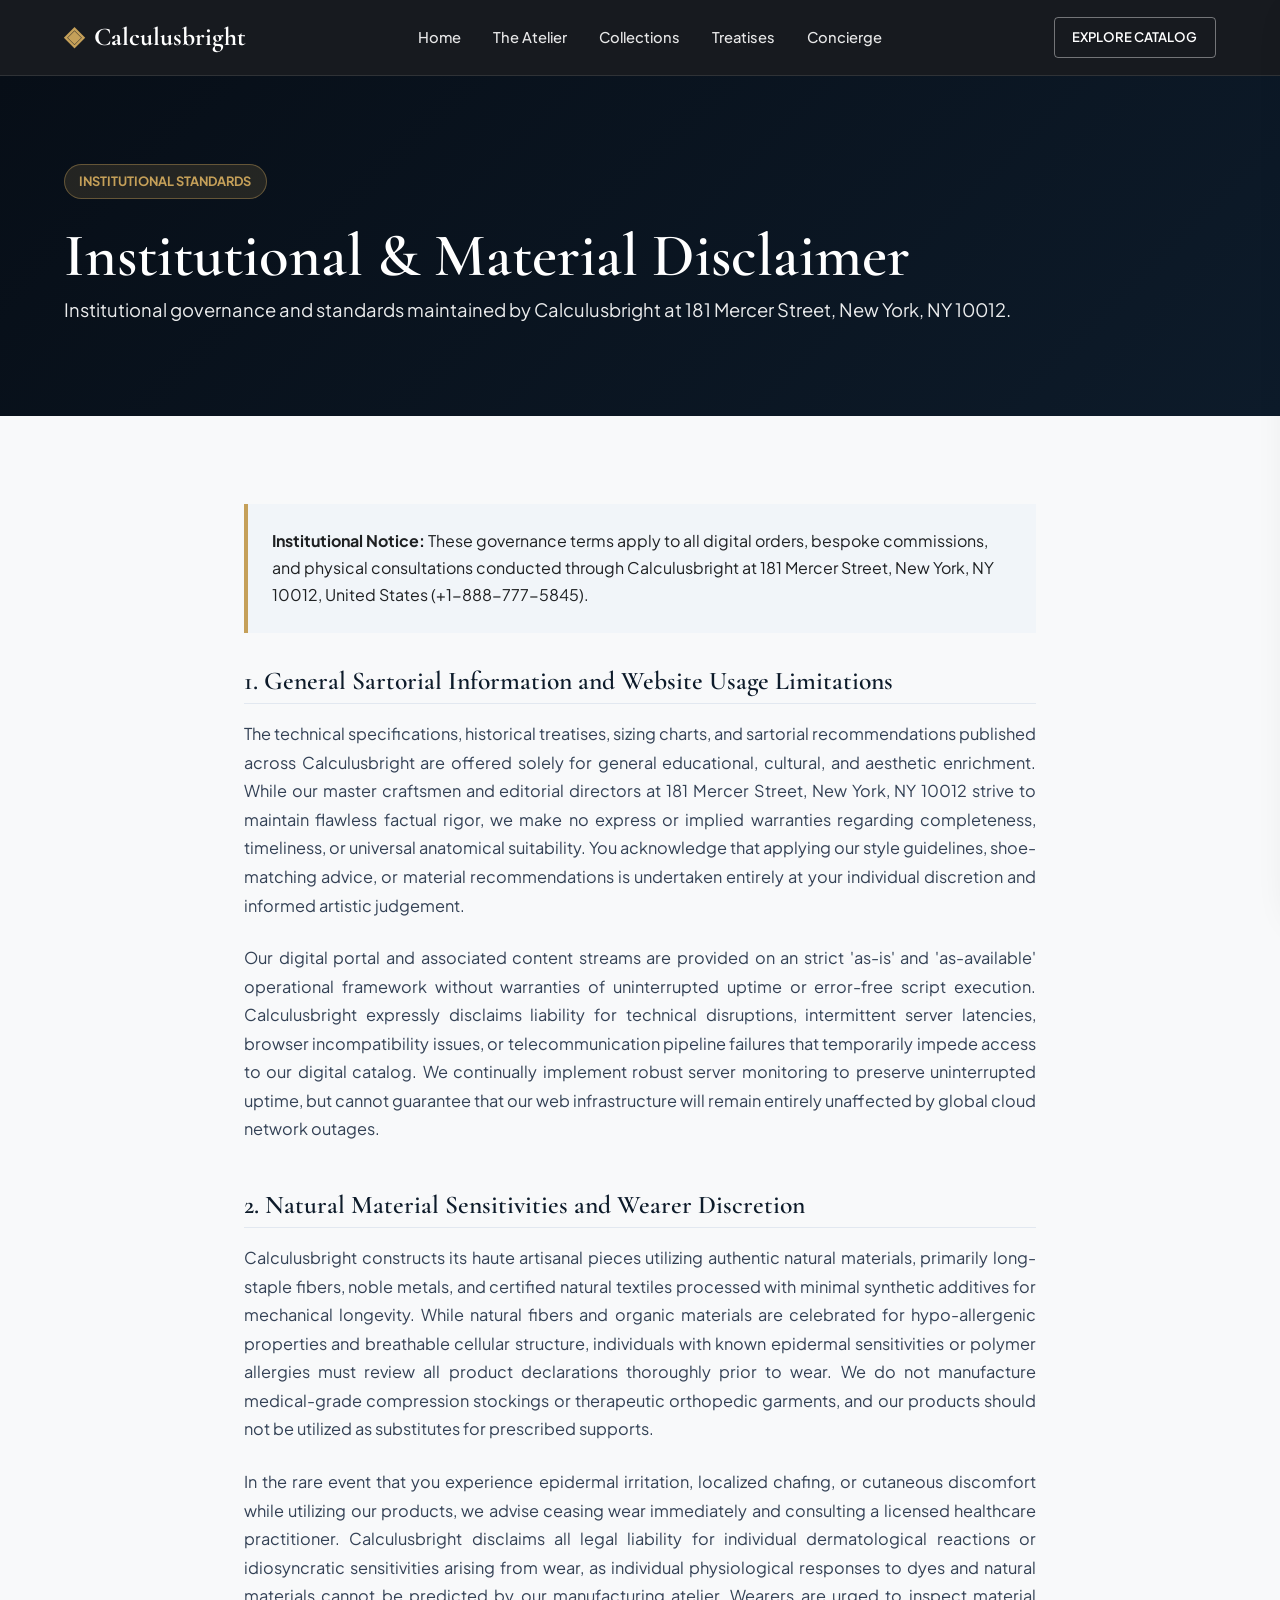
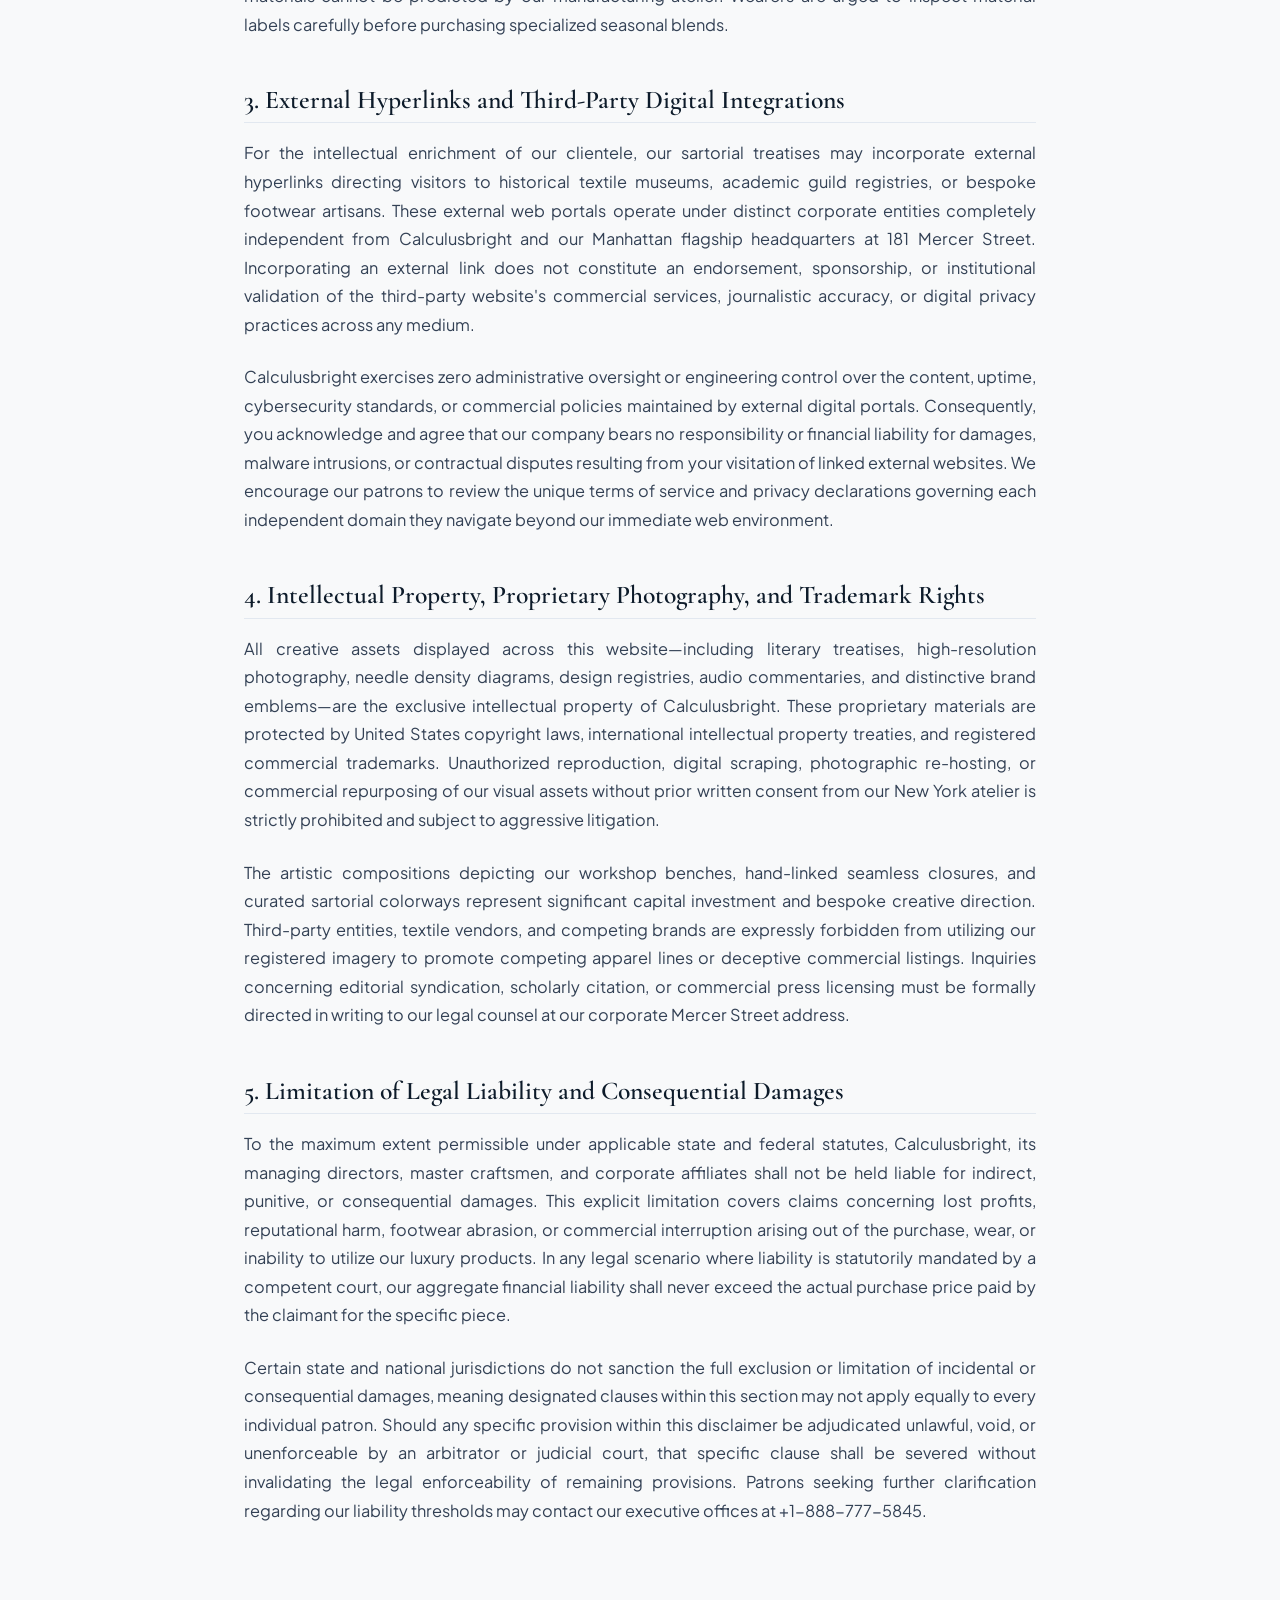
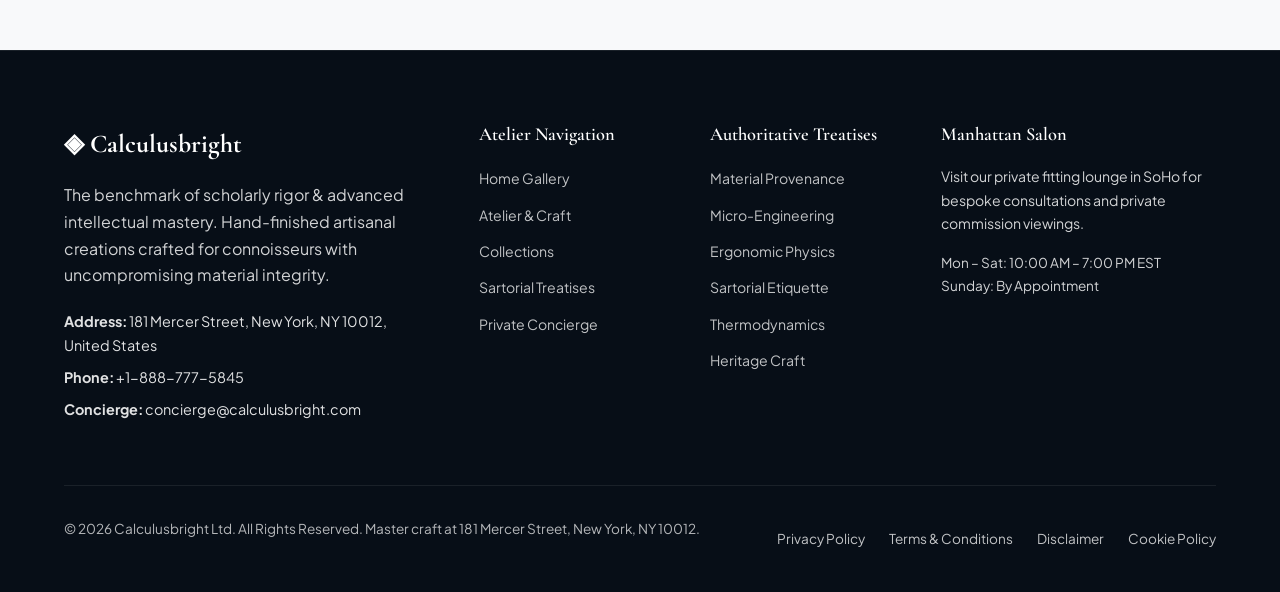
<file: disclaimer.html>
<!DOCTYPE html>
<html lang="en">
<head>
  <meta charset="UTF-8">
  <meta name="viewport" content="width=device-width, initial-scale=1.0">
  <title>Institutional & Material Disclaimer — Calculusbright</title>
  <meta name="description" content="Official Institutional & Material Disclaimer for Calculusbright at 181 Mercer Street, New York.">
  <link rel="canonical" href="https://calculusbright.com/disclaimer.html">
  <link rel="preconnect" href="https://fonts.googleapis.com">
  <link rel="preconnect" href="https://fonts.gstatic.com" crossorigin>
  <link href="https://fonts.googleapis.com/css2?family=Cormorant+Garamond:ital,wght@0,400;0,600;0,700;1,400&family=Plus+Jakarta+Sans:wght@300;400;500;600;700&display=swap" rel="stylesheet">
  <link rel="stylesheet" href="/assets/css/style.css">
  <!-- Google tag (gtag.js) -->
  <script async src="https://www.googletagmanager.com/gtag/js?id=G-0LY0HY7L01"></script>
  <script>
    window.dataLayer = window.dataLayer || [];
    function gtag(){dataLayer.push(arguments);}
    gtag('js', new Date());
    gtag('config', 'G-0LY0HY7L01');
  </script>

</head>
<body>
  <!-- Mandatory Global Site Header (Exactly 1 per page) -->
  <header class="site-header">
    <div class="header-container">
      <a href="/" class="brand-logo" aria-label="Calculusbright Home">
        <span class="logo-mark">◈</span>
        <span class="logo-text">Calculusbright</span>
      </a>
      <nav class="desktop-nav" aria-label="Primary Navigation">
        <a href="/" class="nav-link">Home</a>
        <a href="/about.html" class="nav-link">The Atelier</a>
        <a href="/collection.html" class="nav-link">Collections</a>
        <a href="/blog.html" class="nav-link">Treatises</a>
        <a href="/contact.html" class="nav-link">Concierge</a>
      </nav>
      <div class="header-actions">
        <a href="/collection.html" class="btn btn-sm btn-outline">Explore Catalog</a>
        <button id="drawer-toggle" class="mobile-toggle" aria-label="Open Navigation Menu">
          <span class="hamburger-bar"></span>
          <span class="hamburger-bar"></span>
          <span class="hamburger-bar"></span>
        </button>
      </div>
    </div>
  </header>

  <!-- Mandatory Mobile Navigation Drawer (Exactly 1 per page) -->
  <div class="mobile-drawer" id="mobile-drawer" aria-hidden="true">
    <div class="drawer-header">
      <div class="drawer-brand">Calculusbright</div>
      <button id="drawer-close" class="drawer-close-btn" aria-label="Close Navigation Menu">&times;</button>
    </div>
    <nav class="drawer-nav" aria-label="Mobile Navigation">
      <a href="/" class="drawer-link">Home</a>
      <a href="/about.html" class="drawer-link">The Atelier &amp; Craft</a>
      <a href="/collection.html" class="drawer-link">Scholastic Curricula & Research Seminars</a>
      <a href="/blog.html" class="drawer-link">Sartorial Treatises</a>
      <a href="/contact.html" class="drawer-link">Private Concierge</a>
    </nav>
    <div class="drawer-footer">
      <p class="drawer-contact-title">Manhattan Atelier &amp; Suite</p>
      <p class="drawer-contact-info">181 Mercer Street, New York, NY 10012, United States</p>
      <p class="drawer-contact-info">Tel: +1-888-777-5845</p>
      <p class="drawer-contact-info">Email: concierge@calculusbright.com</p>
    </div>
  </div>
  <div id="drawer-overlay" class="drawer-overlay"></div>
  <section class="page-hero">
    <div class="container">
      <span class="hero-badge">Institutional Standards</span>
      <h1>Institutional & Material Disclaimer</h1>
      <p class="lead">Institutional governance and standards maintained by Calculusbright at 181 Mercer Street, New York, NY 10012.</p>
    </div>
  </section>
  <main class="policy-page-wrapper">
    <div class="policy-box">
      <strong>Institutional Notice:</strong> These governance terms apply to all digital orders, bespoke commissions, and physical consultations conducted through Calculusbright at 181 Mercer Street, New York, NY 10012, United States (+1-888-777-5845).
    </div>    <article class="policy-block">
      <h2>1. General Sartorial Information and Website Usage Limitations</h2>      <p class="policy-p">The technical specifications, historical treatises, sizing charts, and sartorial recommendations published across Calculusbright are offered solely for general educational, cultural, and aesthetic enrichment. While our master craftsmen and editorial directors at 181 Mercer Street, New York, NY 10012 strive to maintain flawless factual rigor, we make no express or implied warranties regarding completeness, timeliness, or universal anatomical suitability. You acknowledge that applying our style guidelines, shoe-matching advice, or material recommendations is undertaken entirely at your individual discretion and informed artistic judgement.</p>      <p class="policy-p">Our digital portal and associated content streams are provided on an strict 'as-is' and 'as-available' operational framework without warranties of uninterrupted uptime or error-free script execution. Calculusbright expressly disclaims liability for technical disruptions, intermittent server latencies, browser incompatibility issues, or telecommunication pipeline failures that temporarily impede access to our digital catalog. We continually implement robust server monitoring to preserve uninterrupted uptime, but cannot guarantee that our web infrastructure will remain entirely unaffected by global cloud network outages.</p>    </article>    <article class="policy-block">
      <h2>2. Natural Material Sensitivities and Wearer Discretion</h2>      <p class="policy-p">Calculusbright constructs its haute artisanal pieces utilizing authentic natural materials, primarily long-staple fibers, noble metals, and certified natural textiles processed with minimal synthetic additives for mechanical longevity. While natural fibers and organic materials are celebrated for hypo-allergenic properties and breathable cellular structure, individuals with known epidermal sensitivities or polymer allergies must review all product declarations thoroughly prior to wear. We do not manufacture medical-grade compression stockings or therapeutic orthopedic garments, and our products should not be utilized as substitutes for prescribed supports.</p>      <p class="policy-p">In the rare event that you experience epidermal irritation, localized chafing, or cutaneous discomfort while utilizing our products, we advise ceasing wear immediately and consulting a licensed healthcare practitioner. Calculusbright disclaims all legal liability for individual dermatological reactions or idiosyncratic sensitivities arising from wear, as individual physiological responses to dyes and natural materials cannot be predicted by our manufacturing atelier. Wearers are urged to inspect material labels carefully before purchasing specialized seasonal blends.</p>    </article>    <article class="policy-block">
      <h2>3. External Hyperlinks and Third-Party Digital Integrations</h2>      <p class="policy-p">For the intellectual enrichment of our clientele, our sartorial treatises may incorporate external hyperlinks directing visitors to historical textile museums, academic guild registries, or bespoke footwear artisans. These external web portals operate under distinct corporate entities completely independent from Calculusbright and our Manhattan flagship headquarters at 181 Mercer Street. Incorporating an external link does not constitute an endorsement, sponsorship, or institutional validation of the third-party website's commercial services, journalistic accuracy, or digital privacy practices across any medium.</p>      <p class="policy-p">Calculusbright exercises zero administrative oversight or engineering control over the content, uptime, cybersecurity standards, or commercial policies maintained by external digital portals. Consequently, you acknowledge and agree that our company bears no responsibility or financial liability for damages, malware intrusions, or contractual disputes resulting from your visitation of linked external websites. We encourage our patrons to review the unique terms of service and privacy declarations governing each independent domain they navigate beyond our immediate web environment.</p>    </article>    <article class="policy-block">
      <h2>4. Intellectual Property, Proprietary Photography, and Trademark Rights</h2>      <p class="policy-p">All creative assets displayed across this website—including literary treatises, high-resolution photography, needle density diagrams, design registries, audio commentaries, and distinctive brand emblems—are the exclusive intellectual property of Calculusbright. These proprietary materials are protected by United States copyright laws, international intellectual property treaties, and registered commercial trademarks. Unauthorized reproduction, digital scraping, photographic re-hosting, or commercial repurposing of our visual assets without prior written consent from our New York atelier is strictly prohibited and subject to aggressive litigation.</p>      <p class="policy-p">The artistic compositions depicting our workshop benches, hand-linked seamless closures, and curated sartorial colorways represent significant capital investment and bespoke creative direction. Third-party entities, textile vendors, and competing brands are expressly forbidden from utilizing our registered imagery to promote competing apparel lines or deceptive commercial listings. Inquiries concerning editorial syndication, scholarly citation, or commercial press licensing must be formally directed in writing to our legal counsel at our corporate Mercer Street address.</p>    </article>    <article class="policy-block">
      <h2>5. Limitation of Legal Liability and Consequential Damages</h2>      <p class="policy-p">To the maximum extent permissible under applicable state and federal statutes, Calculusbright, its managing directors, master craftsmen, and corporate affiliates shall not be held liable for indirect, punitive, or consequential damages. This explicit limitation covers claims concerning lost profits, reputational harm, footwear abrasion, or commercial interruption arising out of the purchase, wear, or inability to utilize our luxury products. In any legal scenario where liability is statutorily mandated by a competent court, our aggregate financial liability shall never exceed the actual purchase price paid by the claimant for the specific piece.</p>      <p class="policy-p">Certain state and national jurisdictions do not sanction the full exclusion or limitation of incidental or consequential damages, meaning designated clauses within this section may not apply equally to every individual patron. Should any specific provision within this disclaimer be adjudicated unlawful, void, or unenforceable by an arbitrator or judicial court, that specific clause shall be severed without invalidating the legal enforceability of remaining provisions. Patrons seeking further clarification regarding our liability thresholds may contact our executive offices at +1-888-777-5845.</p>    </article>  </main>
  <!-- Mandatory Global Site Footer -->
  <footer class="site-footer">
    <div class="container">
      <div class="footer-grid">
        <div class="footer-col">
          <div class="footer-brand">◈ Calculusbright</div>
          <p class="footer-desc">
            The benchmark of scholarly rigor & advanced intellectual mastery. Hand-finished artisanal creations crafted for connoisseurs with uncompromising material integrity.
          </p>
          <div class="footer-contact-item"><strong>Address:</strong> 181 Mercer Street, New York, NY 10012, United States</div>
          <div class="footer-contact-item"><strong>Phone:</strong> +1-888-777-5845</div>
          <div class="footer-contact-item"><strong>Concierge:</strong> concierge@calculusbright.com</div>
        </div>
        <div class="footer-col">
          <h4 class="footer-title">Atelier Navigation</h4>
          <ul class="footer-links">
            <li><a href="/">Home Gallery</a></li>
            <li><a href="/about.html">Atelier &amp; Craft</a></li>
            <li><a href="/collection.html">Collections</a></li>
            <li><a href="/blog.html">Sartorial Treatises</a></li>
            <li><a href="/contact.html">Private Concierge</a></li>
          </ul>
        </div>
        <div class="footer-col">
          <h4 class="footer-title">Authoritative Treatises</h4>
          <ul class="footer-links">
            <li><a href="/blog/material-provenance-and-fiber-crystallography.html">Material Provenance</a></li>
            <li><a href="/blog/micro-engineering-tolerances-and-finishing.html">Micro-Engineering</a></li>
            <li><a href="/blog/biomechanical-ergonomics-and-wearer-physics.html">Ergonomic Physics</a></li>
            <li><a href="/blog/sartorial-color-theory-and-formal-etiquette.html">Sartorial Etiquette</a></li>
            <li><a href="/blog/hygroscopic-microclimate-thermodynamics.html">Thermodynamics</a></li>
            <li><a href="/blog/bespoke-craftsmanship-and-heritage-methods.html">Heritage Craft</a></li>
          </ul>
        </div>
        <div class="footer-col">
          <h4 class="footer-title">Manhattan Salon</h4>
          <p style="font-size:0.88rem; margin-bottom:1rem;">
            Visit our private fitting lounge in SoHo for bespoke consultations and private commission viewings.
          </p>
          <p style="font-size:0.85rem; color:var(--color-gold);">Mon – Sat: 10:00 AM – 7:00 PM EST<br>Sunday: By Appointment</p>
        </div>
      </div>
      <div class="footer-bottom">
        <p>&copy; 2026 Calculusbright Ltd. All Rights Reserved. Master craft at 181 Mercer Street, New York, NY 10012.</p>
        <div class="footer-legal-links">
          <a href="/privacy-policy.html">Privacy Policy</a>
          <a href="/terms-and-conditions.html">Terms &amp; Conditions</a>
          <a href="/disclaimer.html">Disclaimer</a>
          <a href="/cookie-policy.html">Cookie Policy</a>
        </div>
      </div>
    </div>
  </footer>
  <script src="/assets/js/main.js"></script>
</body>
</html>
</file>
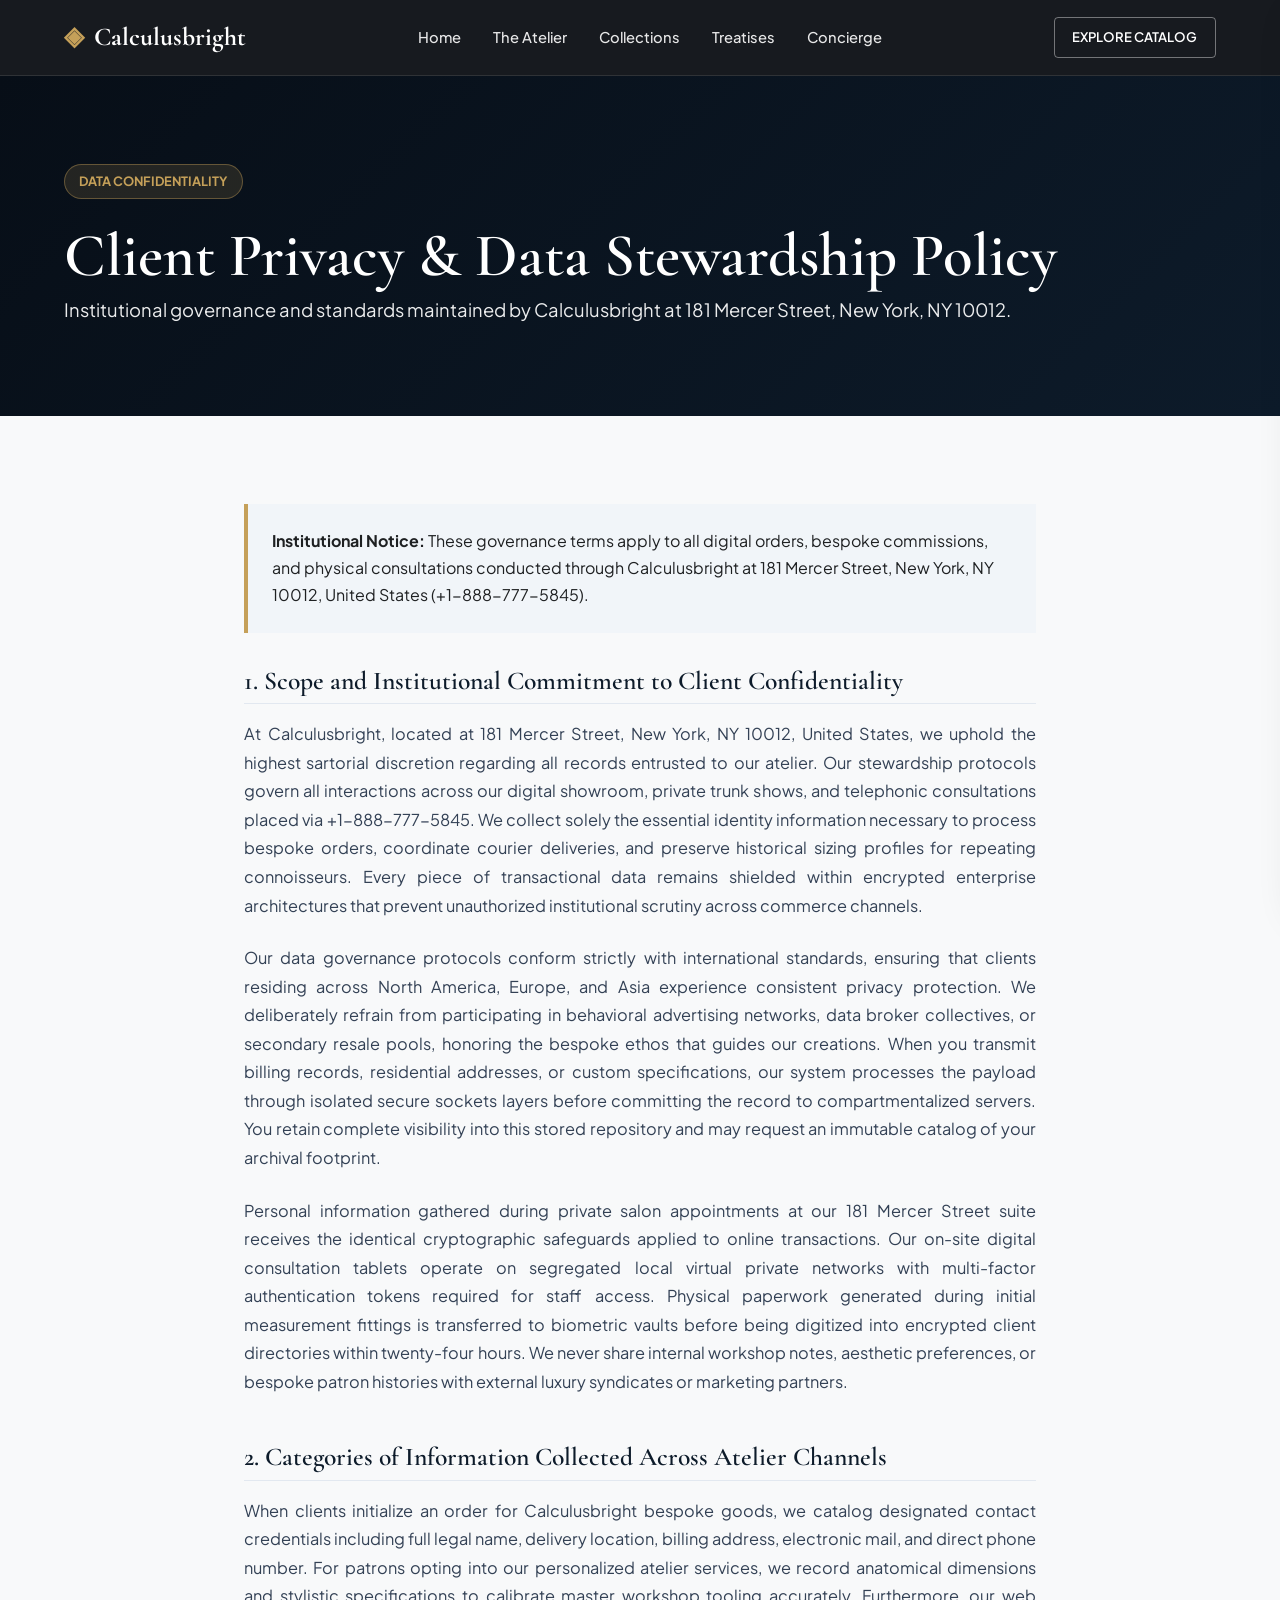
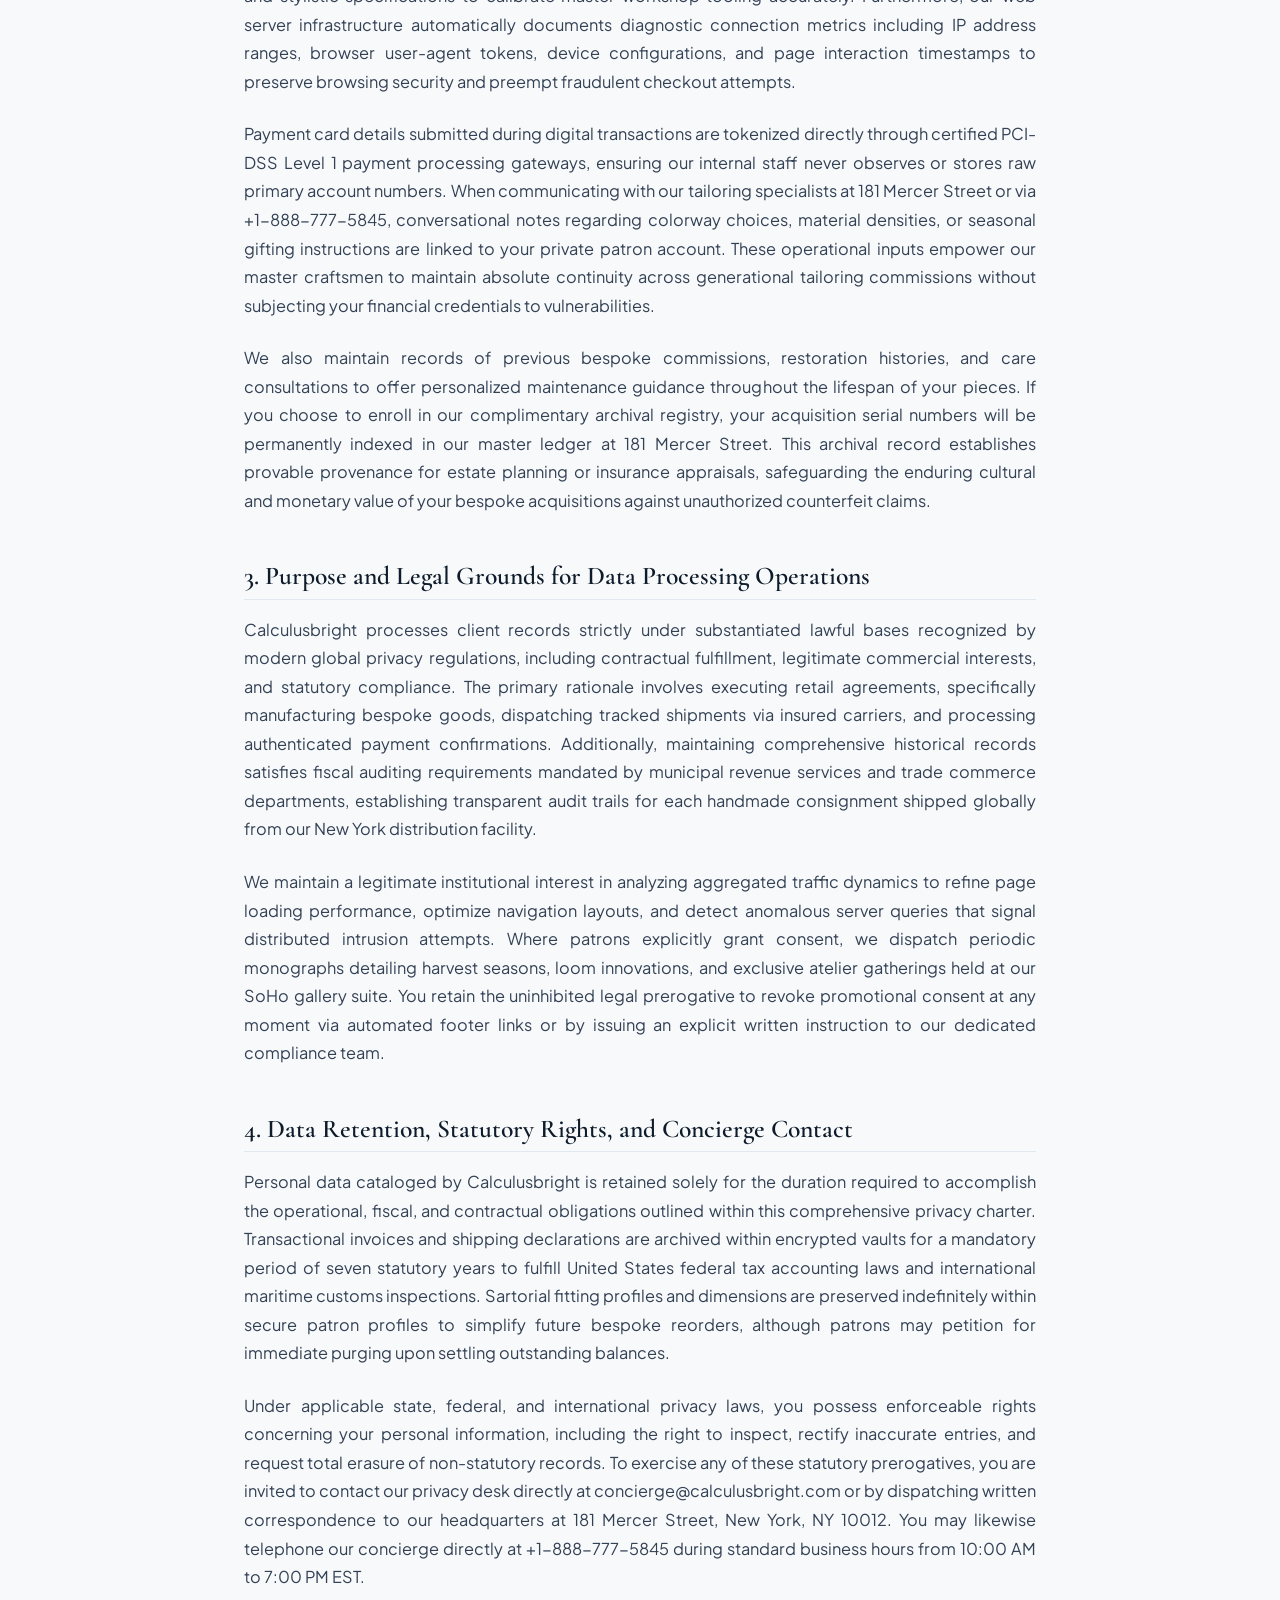
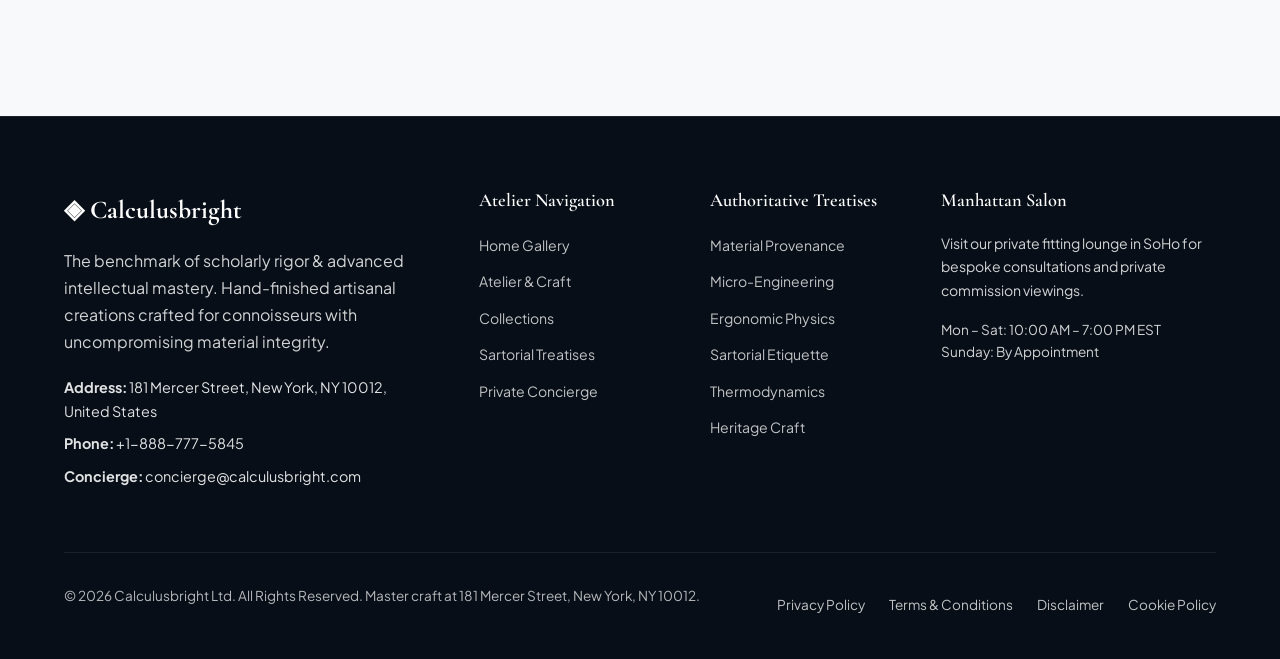
<file: privacy-policy.html>
<!DOCTYPE html>
<html lang="en">
<head>
  <meta charset="UTF-8">
  <meta name="viewport" content="width=device-width, initial-scale=1.0">
  <title>Client Privacy & Data Stewardship Policy — Calculusbright</title>
  <meta name="description" content="Official Client Privacy & Data Stewardship Policy for Calculusbright at 181 Mercer Street, New York.">
  <link rel="canonical" href="https://calculusbright.com/privacy-policy.html">
  <link rel="preconnect" href="https://fonts.googleapis.com">
  <link rel="preconnect" href="https://fonts.gstatic.com" crossorigin>
  <link href="https://fonts.googleapis.com/css2?family=Cormorant+Garamond:ital,wght@0,400;0,600;0,700;1,400&family=Plus+Jakarta+Sans:wght@300;400;500;600;700&display=swap" rel="stylesheet">
  <link rel="stylesheet" href="/assets/css/style.css">
  <!-- Google tag (gtag.js) -->
  <script async src="https://www.googletagmanager.com/gtag/js?id=G-0LY0HY7L01"></script>
  <script>
    window.dataLayer = window.dataLayer || [];
    function gtag(){dataLayer.push(arguments);}
    gtag('js', new Date());
    gtag('config', 'G-0LY0HY7L01');
  </script>

</head>
<body>
  <!-- Mandatory Global Site Header (Exactly 1 per page) -->
  <header class="site-header">
    <div class="header-container">
      <a href="/" class="brand-logo" aria-label="Calculusbright Home">
        <span class="logo-mark">◈</span>
        <span class="logo-text">Calculusbright</span>
      </a>
      <nav class="desktop-nav" aria-label="Primary Navigation">
        <a href="/" class="nav-link">Home</a>
        <a href="/about.html" class="nav-link">The Atelier</a>
        <a href="/collection.html" class="nav-link">Collections</a>
        <a href="/blog.html" class="nav-link">Treatises</a>
        <a href="/contact.html" class="nav-link">Concierge</a>
      </nav>
      <div class="header-actions">
        <a href="/collection.html" class="btn btn-sm btn-outline">Explore Catalog</a>
        <button id="drawer-toggle" class="mobile-toggle" aria-label="Open Navigation Menu">
          <span class="hamburger-bar"></span>
          <span class="hamburger-bar"></span>
          <span class="hamburger-bar"></span>
        </button>
      </div>
    </div>
  </header>

  <!-- Mandatory Mobile Navigation Drawer (Exactly 1 per page) -->
  <div class="mobile-drawer" id="mobile-drawer" aria-hidden="true">
    <div class="drawer-header">
      <div class="drawer-brand">Calculusbright</div>
      <button id="drawer-close" class="drawer-close-btn" aria-label="Close Navigation Menu">&times;</button>
    </div>
    <nav class="drawer-nav" aria-label="Mobile Navigation">
      <a href="/" class="drawer-link">Home</a>
      <a href="/about.html" class="drawer-link">The Atelier &amp; Craft</a>
      <a href="/collection.html" class="drawer-link">Scholastic Curricula & Research Seminars</a>
      <a href="/blog.html" class="drawer-link">Sartorial Treatises</a>
      <a href="/contact.html" class="drawer-link">Private Concierge</a>
    </nav>
    <div class="drawer-footer">
      <p class="drawer-contact-title">Manhattan Atelier &amp; Suite</p>
      <p class="drawer-contact-info">181 Mercer Street, New York, NY 10012, United States</p>
      <p class="drawer-contact-info">Tel: +1-888-777-5845</p>
      <p class="drawer-contact-info">Email: concierge@calculusbright.com</p>
    </div>
  </div>
  <div id="drawer-overlay" class="drawer-overlay"></div>
  <section class="page-hero">
    <div class="container">
      <span class="hero-badge">Data Confidentiality</span>
      <h1>Client Privacy & Data Stewardship Policy</h1>
      <p class="lead">Institutional governance and standards maintained by Calculusbright at 181 Mercer Street, New York, NY 10012.</p>
    </div>
  </section>
  <main class="policy-page-wrapper">
    <div class="policy-box">
      <strong>Institutional Notice:</strong> These governance terms apply to all digital orders, bespoke commissions, and physical consultations conducted through Calculusbright at 181 Mercer Street, New York, NY 10012, United States (+1-888-777-5845).
    </div>    <article class="policy-block">
      <h2>1. Scope and Institutional Commitment to Client Confidentiality</h2>      <p class="policy-p">At Calculusbright, located at 181 Mercer Street, New York, NY 10012, United States, we uphold the highest sartorial discretion regarding all records entrusted to our atelier. Our stewardship protocols govern all interactions across our digital showroom, private trunk shows, and telephonic consultations placed via +1-888-777-5845. We collect solely the essential identity information necessary to process bespoke orders, coordinate courier deliveries, and preserve historical sizing profiles for repeating connoisseurs. Every piece of transactional data remains shielded within encrypted enterprise architectures that prevent unauthorized institutional scrutiny across commerce channels.</p>      <p class="policy-p">Our data governance protocols conform strictly with international standards, ensuring that clients residing across North America, Europe, and Asia experience consistent privacy protection. We deliberately refrain from participating in behavioral advertising networks, data broker collectives, or secondary resale pools, honoring the bespoke ethos that guides our creations. When you transmit billing records, residential addresses, or custom specifications, our system processes the payload through isolated secure sockets layers before committing the record to compartmentalized servers. You retain complete visibility into this stored repository and may request an immutable catalog of your archival footprint.</p>      <p class="policy-p">Personal information gathered during private salon appointments at our 181 Mercer Street suite receives the identical cryptographic safeguards applied to online transactions. Our on-site digital consultation tablets operate on segregated local virtual private networks with multi-factor authentication tokens required for staff access. Physical paperwork generated during initial measurement fittings is transferred to biometric vaults before being digitized into encrypted client directories within twenty-four hours. We never share internal workshop notes, aesthetic preferences, or bespoke patron histories with external luxury syndicates or marketing partners.</p>    </article>    <article class="policy-block">
      <h2>2. Categories of Information Collected Across Atelier Channels</h2>      <p class="policy-p">When clients initialize an order for Calculusbright bespoke goods, we catalog designated contact credentials including full legal name, delivery location, billing address, electronic mail, and direct phone number. For patrons opting into our personalized atelier services, we record anatomical dimensions and stylistic specifications to calibrate master workshop tooling accurately. Furthermore, our web server infrastructure automatically documents diagnostic connection metrics including IP address ranges, browser user-agent tokens, device configurations, and page interaction timestamps to preserve browsing security and preempt fraudulent checkout attempts.</p>      <p class="policy-p">Payment card details submitted during digital transactions are tokenized directly through certified PCI-DSS Level 1 payment processing gateways, ensuring our internal staff never observes or stores raw primary account numbers. When communicating with our tailoring specialists at 181 Mercer Street or via +1-888-777-5845, conversational notes regarding colorway choices, material densities, or seasonal gifting instructions are linked to your private patron account. These operational inputs empower our master craftsmen to maintain absolute continuity across generational tailoring commissions without subjecting your financial credentials to vulnerabilities.</p>      <p class="policy-p">We also maintain records of previous bespoke commissions, restoration histories, and care consultations to offer personalized maintenance guidance throughout the lifespan of your pieces. If you choose to enroll in our complimentary archival registry, your acquisition serial numbers will be permanently indexed in our master ledger at 181 Mercer Street. This archival record establishes provable provenance for estate planning or insurance appraisals, safeguarding the enduring cultural and monetary value of your bespoke acquisitions against unauthorized counterfeit claims.</p>    </article>    <article class="policy-block">
      <h2>3. Purpose and Legal Grounds for Data Processing Operations</h2>      <p class="policy-p">Calculusbright processes client records strictly under substantiated lawful bases recognized by modern global privacy regulations, including contractual fulfillment, legitimate commercial interests, and statutory compliance. The primary rationale involves executing retail agreements, specifically manufacturing bespoke goods, dispatching tracked shipments via insured carriers, and processing authenticated payment confirmations. Additionally, maintaining comprehensive historical records satisfies fiscal auditing requirements mandated by municipal revenue services and trade commerce departments, establishing transparent audit trails for each handmade consignment shipped globally from our New York distribution facility.</p>      <p class="policy-p">We maintain a legitimate institutional interest in analyzing aggregated traffic dynamics to refine page loading performance, optimize navigation layouts, and detect anomalous server queries that signal distributed intrusion attempts. Where patrons explicitly grant consent, we dispatch periodic monographs detailing harvest seasons, loom innovations, and exclusive atelier gatherings held at our SoHo gallery suite. You retain the uninhibited legal prerogative to revoke promotional consent at any moment via automated footer links or by issuing an explicit written instruction to our dedicated compliance team.</p>    </article>    <article class="policy-block">
      <h2>4. Data Retention, Statutory Rights, and Concierge Contact</h2>      <p class="policy-p">Personal data cataloged by Calculusbright is retained solely for the duration required to accomplish the operational, fiscal, and contractual obligations outlined within this comprehensive privacy charter. Transactional invoices and shipping declarations are archived within encrypted vaults for a mandatory period of seven statutory years to fulfill United States federal tax accounting laws and international maritime customs inspections. Sartorial fitting profiles and dimensions are preserved indefinitely within secure patron profiles to simplify future bespoke reorders, although patrons may petition for immediate purging upon settling outstanding balances.</p>      <p class="policy-p">Under applicable state, federal, and international privacy laws, you possess enforceable rights concerning your personal information, including the right to inspect, rectify inaccurate entries, and request total erasure of non-statutory records. To exercise any of these statutory prerogatives, you are invited to contact our privacy desk directly at concierge@calculusbright.com or by dispatching written correspondence to our headquarters at 181 Mercer Street, New York, NY 10012. You may likewise telephone our concierge directly at +1-888-777-5845 during standard business hours from 10:00 AM to 7:00 PM EST.</p>    </article>  </main>
  <!-- Mandatory Global Site Footer -->
  <footer class="site-footer">
    <div class="container">
      <div class="footer-grid">
        <div class="footer-col">
          <div class="footer-brand">◈ Calculusbright</div>
          <p class="footer-desc">
            The benchmark of scholarly rigor & advanced intellectual mastery. Hand-finished artisanal creations crafted for connoisseurs with uncompromising material integrity.
          </p>
          <div class="footer-contact-item"><strong>Address:</strong> 181 Mercer Street, New York, NY 10012, United States</div>
          <div class="footer-contact-item"><strong>Phone:</strong> +1-888-777-5845</div>
          <div class="footer-contact-item"><strong>Concierge:</strong> concierge@calculusbright.com</div>
        </div>
        <div class="footer-col">
          <h4 class="footer-title">Atelier Navigation</h4>
          <ul class="footer-links">
            <li><a href="/">Home Gallery</a></li>
            <li><a href="/about.html">Atelier &amp; Craft</a></li>
            <li><a href="/collection.html">Collections</a></li>
            <li><a href="/blog.html">Sartorial Treatises</a></li>
            <li><a href="/contact.html">Private Concierge</a></li>
          </ul>
        </div>
        <div class="footer-col">
          <h4 class="footer-title">Authoritative Treatises</h4>
          <ul class="footer-links">
            <li><a href="/blog/material-provenance-and-fiber-crystallography.html">Material Provenance</a></li>
            <li><a href="/blog/micro-engineering-tolerances-and-finishing.html">Micro-Engineering</a></li>
            <li><a href="/blog/biomechanical-ergonomics-and-wearer-physics.html">Ergonomic Physics</a></li>
            <li><a href="/blog/sartorial-color-theory-and-formal-etiquette.html">Sartorial Etiquette</a></li>
            <li><a href="/blog/hygroscopic-microclimate-thermodynamics.html">Thermodynamics</a></li>
            <li><a href="/blog/bespoke-craftsmanship-and-heritage-methods.html">Heritage Craft</a></li>
          </ul>
        </div>
        <div class="footer-col">
          <h4 class="footer-title">Manhattan Salon</h4>
          <p style="font-size:0.88rem; margin-bottom:1rem;">
            Visit our private fitting lounge in SoHo for bespoke consultations and private commission viewings.
          </p>
          <p style="font-size:0.85rem; color:var(--color-gold);">Mon – Sat: 10:00 AM – 7:00 PM EST<br>Sunday: By Appointment</p>
        </div>
      </div>
      <div class="footer-bottom">
        <p>&copy; 2026 Calculusbright Ltd. All Rights Reserved. Master craft at 181 Mercer Street, New York, NY 10012.</p>
        <div class="footer-legal-links">
          <a href="/privacy-policy.html">Privacy Policy</a>
          <a href="/terms-and-conditions.html">Terms &amp; Conditions</a>
          <a href="/disclaimer.html">Disclaimer</a>
          <a href="/cookie-policy.html">Cookie Policy</a>
        </div>
      </div>
    </div>
  </footer>
  <script src="/assets/js/main.js"></script>
</body>
</html>
</file>
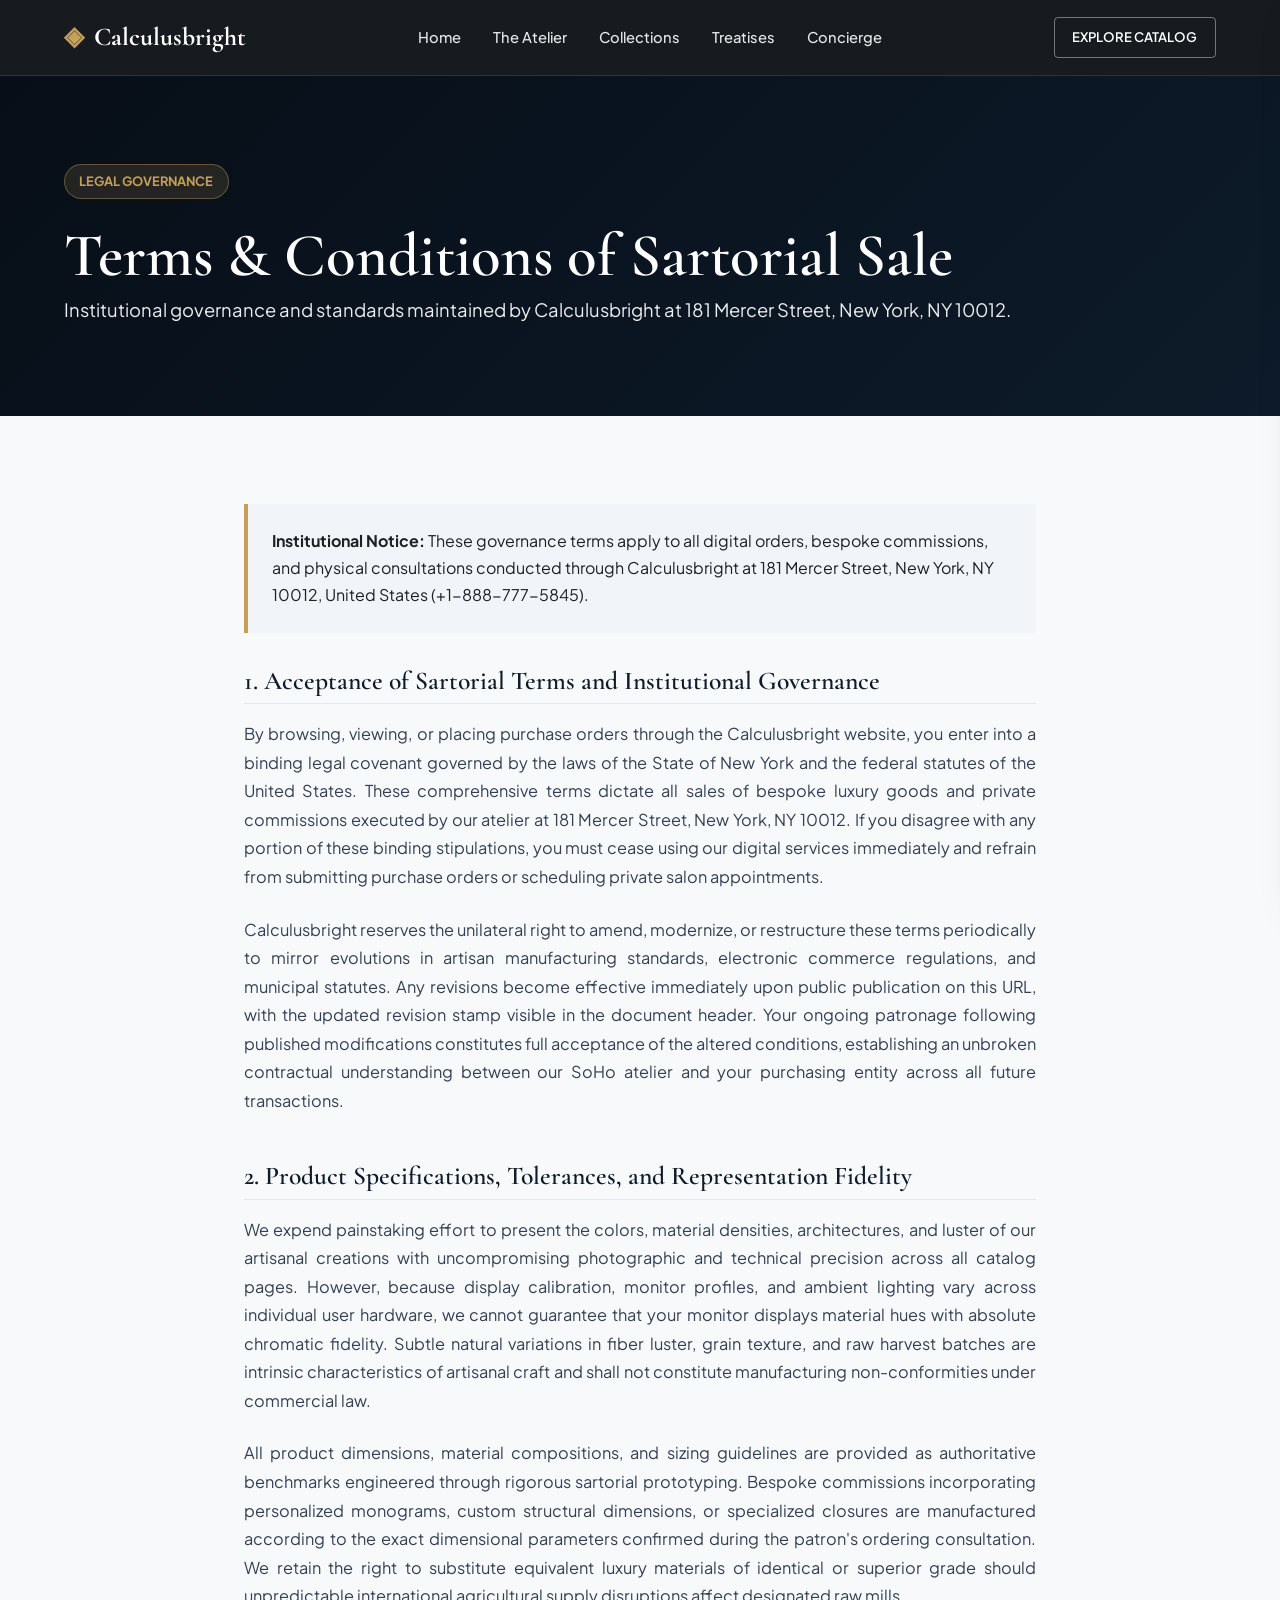
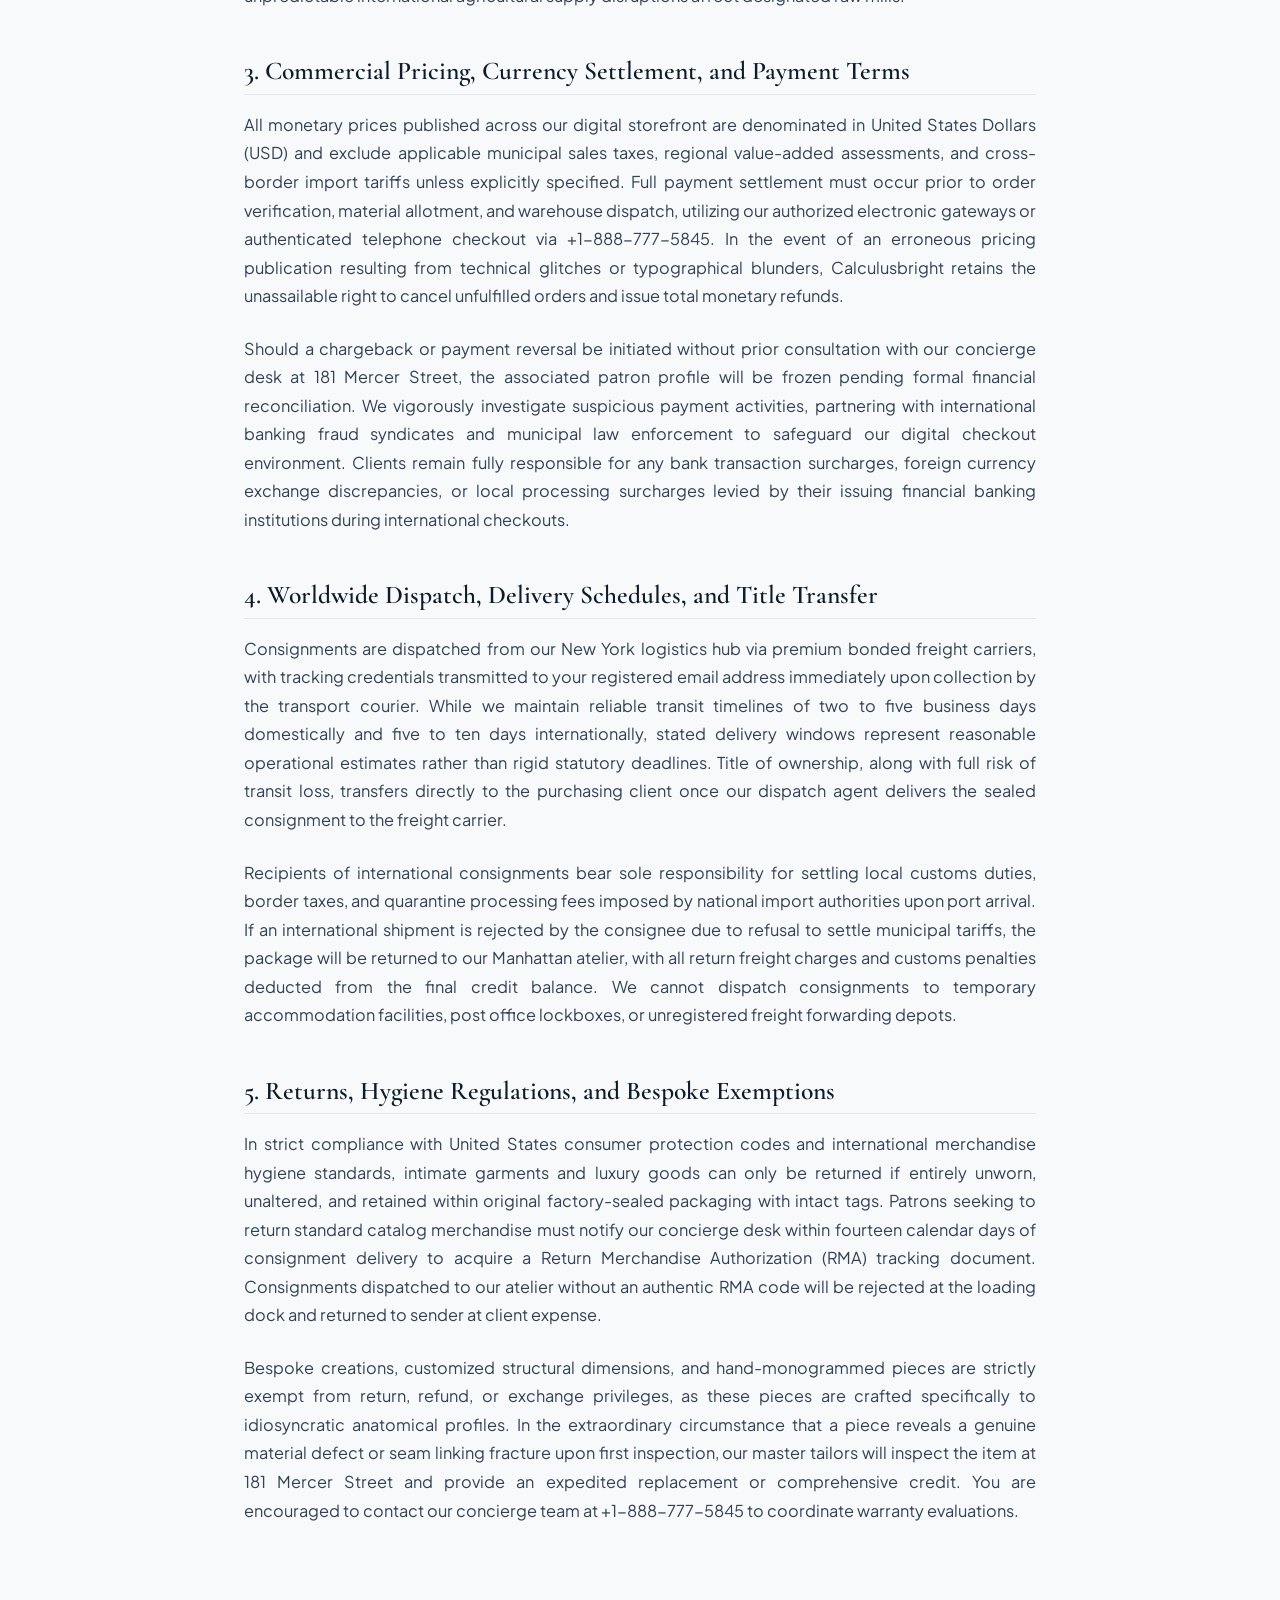
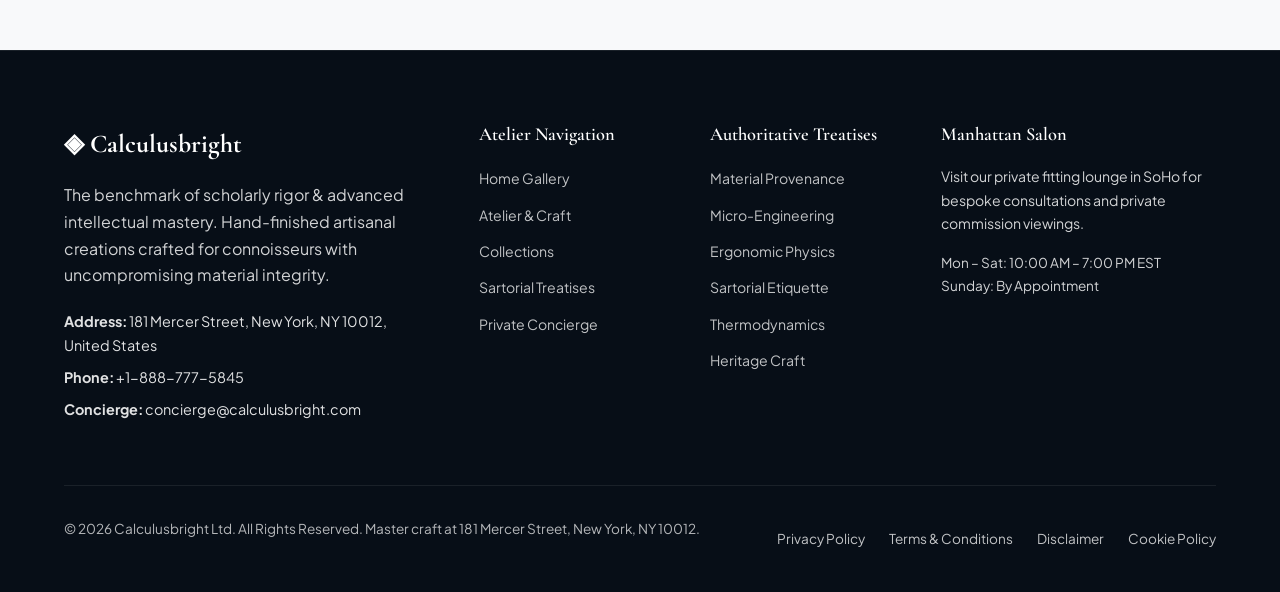
<file: terms-and-conditions.html>
<!DOCTYPE html>
<html lang="en">
<head>
  <meta charset="UTF-8">
  <meta name="viewport" content="width=device-width, initial-scale=1.0">
  <title>Terms & Conditions of Sartorial Sale — Calculusbright</title>
  <meta name="description" content="Official Terms & Conditions of Sartorial Sale for Calculusbright at 181 Mercer Street, New York.">
  <link rel="canonical" href="https://calculusbright.com/terms-and-conditions.html">
  <link rel="preconnect" href="https://fonts.googleapis.com">
  <link rel="preconnect" href="https://fonts.gstatic.com" crossorigin>
  <link href="https://fonts.googleapis.com/css2?family=Cormorant+Garamond:ital,wght@0,400;0,600;0,700;1,400&family=Plus+Jakarta+Sans:wght@300;400;500;600;700&display=swap" rel="stylesheet">
  <link rel="stylesheet" href="/assets/css/style.css">
  <!-- Google tag (gtag.js) -->
  <script async src="https://www.googletagmanager.com/gtag/js?id=G-0LY0HY7L01"></script>
  <script>
    window.dataLayer = window.dataLayer || [];
    function gtag(){dataLayer.push(arguments);}
    gtag('js', new Date());
    gtag('config', 'G-0LY0HY7L01');
  </script>

</head>
<body>
  <!-- Mandatory Global Site Header (Exactly 1 per page) -->
  <header class="site-header">
    <div class="header-container">
      <a href="/" class="brand-logo" aria-label="Calculusbright Home">
        <span class="logo-mark">◈</span>
        <span class="logo-text">Calculusbright</span>
      </a>
      <nav class="desktop-nav" aria-label="Primary Navigation">
        <a href="/" class="nav-link">Home</a>
        <a href="/about.html" class="nav-link">The Atelier</a>
        <a href="/collection.html" class="nav-link">Collections</a>
        <a href="/blog.html" class="nav-link">Treatises</a>
        <a href="/contact.html" class="nav-link">Concierge</a>
      </nav>
      <div class="header-actions">
        <a href="/collection.html" class="btn btn-sm btn-outline">Explore Catalog</a>
        <button id="drawer-toggle" class="mobile-toggle" aria-label="Open Navigation Menu">
          <span class="hamburger-bar"></span>
          <span class="hamburger-bar"></span>
          <span class="hamburger-bar"></span>
        </button>
      </div>
    </div>
  </header>

  <!-- Mandatory Mobile Navigation Drawer (Exactly 1 per page) -->
  <div class="mobile-drawer" id="mobile-drawer" aria-hidden="true">
    <div class="drawer-header">
      <div class="drawer-brand">Calculusbright</div>
      <button id="drawer-close" class="drawer-close-btn" aria-label="Close Navigation Menu">&times;</button>
    </div>
    <nav class="drawer-nav" aria-label="Mobile Navigation">
      <a href="/" class="drawer-link">Home</a>
      <a href="/about.html" class="drawer-link">The Atelier &amp; Craft</a>
      <a href="/collection.html" class="drawer-link">Scholastic Curricula & Research Seminars</a>
      <a href="/blog.html" class="drawer-link">Sartorial Treatises</a>
      <a href="/contact.html" class="drawer-link">Private Concierge</a>
    </nav>
    <div class="drawer-footer">
      <p class="drawer-contact-title">Manhattan Atelier &amp; Suite</p>
      <p class="drawer-contact-info">181 Mercer Street, New York, NY 10012, United States</p>
      <p class="drawer-contact-info">Tel: +1-888-777-5845</p>
      <p class="drawer-contact-info">Email: concierge@calculusbright.com</p>
    </div>
  </div>
  <div id="drawer-overlay" class="drawer-overlay"></div>
  <section class="page-hero">
    <div class="container">
      <span class="hero-badge">Legal Governance</span>
      <h1>Terms & Conditions of Sartorial Sale</h1>
      <p class="lead">Institutional governance and standards maintained by Calculusbright at 181 Mercer Street, New York, NY 10012.</p>
    </div>
  </section>
  <main class="policy-page-wrapper">
    <div class="policy-box">
      <strong>Institutional Notice:</strong> These governance terms apply to all digital orders, bespoke commissions, and physical consultations conducted through Calculusbright at 181 Mercer Street, New York, NY 10012, United States (+1-888-777-5845).
    </div>    <article class="policy-block">
      <h2>1. Acceptance of Sartorial Terms and Institutional Governance</h2>      <p class="policy-p">By browsing, viewing, or placing purchase orders through the Calculusbright website, you enter into a binding legal covenant governed by the laws of the State of New York and the federal statutes of the United States. These comprehensive terms dictate all sales of bespoke luxury goods and private commissions executed by our atelier at 181 Mercer Street, New York, NY 10012. If you disagree with any portion of these binding stipulations, you must cease using our digital services immediately and refrain from submitting purchase orders or scheduling private salon appointments.</p>      <p class="policy-p">Calculusbright reserves the unilateral right to amend, modernize, or restructure these terms periodically to mirror evolutions in artisan manufacturing standards, electronic commerce regulations, and municipal statutes. Any revisions become effective immediately upon public publication on this URL, with the updated revision stamp visible in the document header. Your ongoing patronage following published modifications constitutes full acceptance of the altered conditions, establishing an unbroken contractual understanding between our SoHo atelier and your purchasing entity across all future transactions.</p>    </article>    <article class="policy-block">
      <h2>2. Product Specifications, Tolerances, and Representation Fidelity</h2>      <p class="policy-p">We expend painstaking effort to present the colors, material densities, architectures, and luster of our artisanal creations with uncompromising photographic and technical precision across all catalog pages. However, because display calibration, monitor profiles, and ambient lighting vary across individual user hardware, we cannot guarantee that your monitor displays material hues with absolute chromatic fidelity. Subtle natural variations in fiber luster, grain texture, and raw harvest batches are intrinsic characteristics of artisanal craft and shall not constitute manufacturing non-conformities under commercial law.</p>      <p class="policy-p">All product dimensions, material compositions, and sizing guidelines are provided as authoritative benchmarks engineered through rigorous sartorial prototyping. Bespoke commissions incorporating personalized monograms, custom structural dimensions, or specialized closures are manufactured according to the exact dimensional parameters confirmed during the patron's ordering consultation. We retain the right to substitute equivalent luxury materials of identical or superior grade should unpredictable international agricultural supply disruptions affect designated raw mills.</p>    </article>    <article class="policy-block">
      <h2>3. Commercial Pricing, Currency Settlement, and Payment Terms</h2>      <p class="policy-p">All monetary prices published across our digital storefront are denominated in United States Dollars (USD) and exclude applicable municipal sales taxes, regional value-added assessments, and cross-border import tariffs unless explicitly specified. Full payment settlement must occur prior to order verification, material allotment, and warehouse dispatch, utilizing our authorized electronic gateways or authenticated telephone checkout via +1-888-777-5845. In the event of an erroneous pricing publication resulting from technical glitches or typographical blunders, Calculusbright retains the unassailable right to cancel unfulfilled orders and issue total monetary refunds.</p>      <p class="policy-p">Should a chargeback or payment reversal be initiated without prior consultation with our concierge desk at 181 Mercer Street, the associated patron profile will be frozen pending formal financial reconciliation. We vigorously investigate suspicious payment activities, partnering with international banking fraud syndicates and municipal law enforcement to safeguard our digital checkout environment. Clients remain fully responsible for any bank transaction surcharges, foreign currency exchange discrepancies, or local processing surcharges levied by their issuing financial banking institutions during international checkouts.</p>    </article>    <article class="policy-block">
      <h2>4. Worldwide Dispatch, Delivery Schedules, and Title Transfer</h2>      <p class="policy-p">Consignments are dispatched from our New York logistics hub via premium bonded freight carriers, with tracking credentials transmitted to your registered email address immediately upon collection by the transport courier. While we maintain reliable transit timelines of two to five business days domestically and five to ten days internationally, stated delivery windows represent reasonable operational estimates rather than rigid statutory deadlines. Title of ownership, along with full risk of transit loss, transfers directly to the purchasing client once our dispatch agent delivers the sealed consignment to the freight carrier.</p>      <p class="policy-p">Recipients of international consignments bear sole responsibility for settling local customs duties, border taxes, and quarantine processing fees imposed by national import authorities upon port arrival. If an international shipment is rejected by the consignee due to refusal to settle municipal tariffs, the package will be returned to our Manhattan atelier, with all return freight charges and customs penalties deducted from the final credit balance. We cannot dispatch consignments to temporary accommodation facilities, post office lockboxes, or unregistered freight forwarding depots.</p>    </article>    <article class="policy-block">
      <h2>5. Returns, Hygiene Regulations, and Bespoke Exemptions</h2>      <p class="policy-p">In strict compliance with United States consumer protection codes and international merchandise hygiene standards, intimate garments and luxury goods can only be returned if entirely unworn, unaltered, and retained within original factory-sealed packaging with intact tags. Patrons seeking to return standard catalog merchandise must notify our concierge desk within fourteen calendar days of consignment delivery to acquire a Return Merchandise Authorization (RMA) tracking document. Consignments dispatched to our atelier without an authentic RMA code will be rejected at the loading dock and returned to sender at client expense.</p>      <p class="policy-p">Bespoke creations, customized structural dimensions, and hand-monogrammed pieces are strictly exempt from return, refund, or exchange privileges, as these pieces are crafted specifically to idiosyncratic anatomical profiles. In the extraordinary circumstance that a piece reveals a genuine material defect or seam linking fracture upon first inspection, our master tailors will inspect the item at 181 Mercer Street and provide an expedited replacement or comprehensive credit. You are encouraged to contact our concierge team at +1-888-777-5845 to coordinate warranty evaluations.</p>    </article>  </main>
  <!-- Mandatory Global Site Footer -->
  <footer class="site-footer">
    <div class="container">
      <div class="footer-grid">
        <div class="footer-col">
          <div class="footer-brand">◈ Calculusbright</div>
          <p class="footer-desc">
            The benchmark of scholarly rigor & advanced intellectual mastery. Hand-finished artisanal creations crafted for connoisseurs with uncompromising material integrity.
          </p>
          <div class="footer-contact-item"><strong>Address:</strong> 181 Mercer Street, New York, NY 10012, United States</div>
          <div class="footer-contact-item"><strong>Phone:</strong> +1-888-777-5845</div>
          <div class="footer-contact-item"><strong>Concierge:</strong> concierge@calculusbright.com</div>
        </div>
        <div class="footer-col">
          <h4 class="footer-title">Atelier Navigation</h4>
          <ul class="footer-links">
            <li><a href="/">Home Gallery</a></li>
            <li><a href="/about.html">Atelier &amp; Craft</a></li>
            <li><a href="/collection.html">Collections</a></li>
            <li><a href="/blog.html">Sartorial Treatises</a></li>
            <li><a href="/contact.html">Private Concierge</a></li>
          </ul>
        </div>
        <div class="footer-col">
          <h4 class="footer-title">Authoritative Treatises</h4>
          <ul class="footer-links">
            <li><a href="/blog/material-provenance-and-fiber-crystallography.html">Material Provenance</a></li>
            <li><a href="/blog/micro-engineering-tolerances-and-finishing.html">Micro-Engineering</a></li>
            <li><a href="/blog/biomechanical-ergonomics-and-wearer-physics.html">Ergonomic Physics</a></li>
            <li><a href="/blog/sartorial-color-theory-and-formal-etiquette.html">Sartorial Etiquette</a></li>
            <li><a href="/blog/hygroscopic-microclimate-thermodynamics.html">Thermodynamics</a></li>
            <li><a href="/blog/bespoke-craftsmanship-and-heritage-methods.html">Heritage Craft</a></li>
          </ul>
        </div>
        <div class="footer-col">
          <h4 class="footer-title">Manhattan Salon</h4>
          <p style="font-size:0.88rem; margin-bottom:1rem;">
            Visit our private fitting lounge in SoHo for bespoke consultations and private commission viewings.
          </p>
          <p style="font-size:0.85rem; color:var(--color-gold);">Mon – Sat: 10:00 AM – 7:00 PM EST<br>Sunday: By Appointment</p>
        </div>
      </div>
      <div class="footer-bottom">
        <p>&copy; 2026 Calculusbright Ltd. All Rights Reserved. Master craft at 181 Mercer Street, New York, NY 10012.</p>
        <div class="footer-legal-links">
          <a href="/privacy-policy.html">Privacy Policy</a>
          <a href="/terms-and-conditions.html">Terms &amp; Conditions</a>
          <a href="/disclaimer.html">Disclaimer</a>
          <a href="/cookie-policy.html">Cookie Policy</a>
        </div>
      </div>
    </div>
  </footer>
  <script src="/assets/js/main.js"></script>
</body>
</html>
</file>
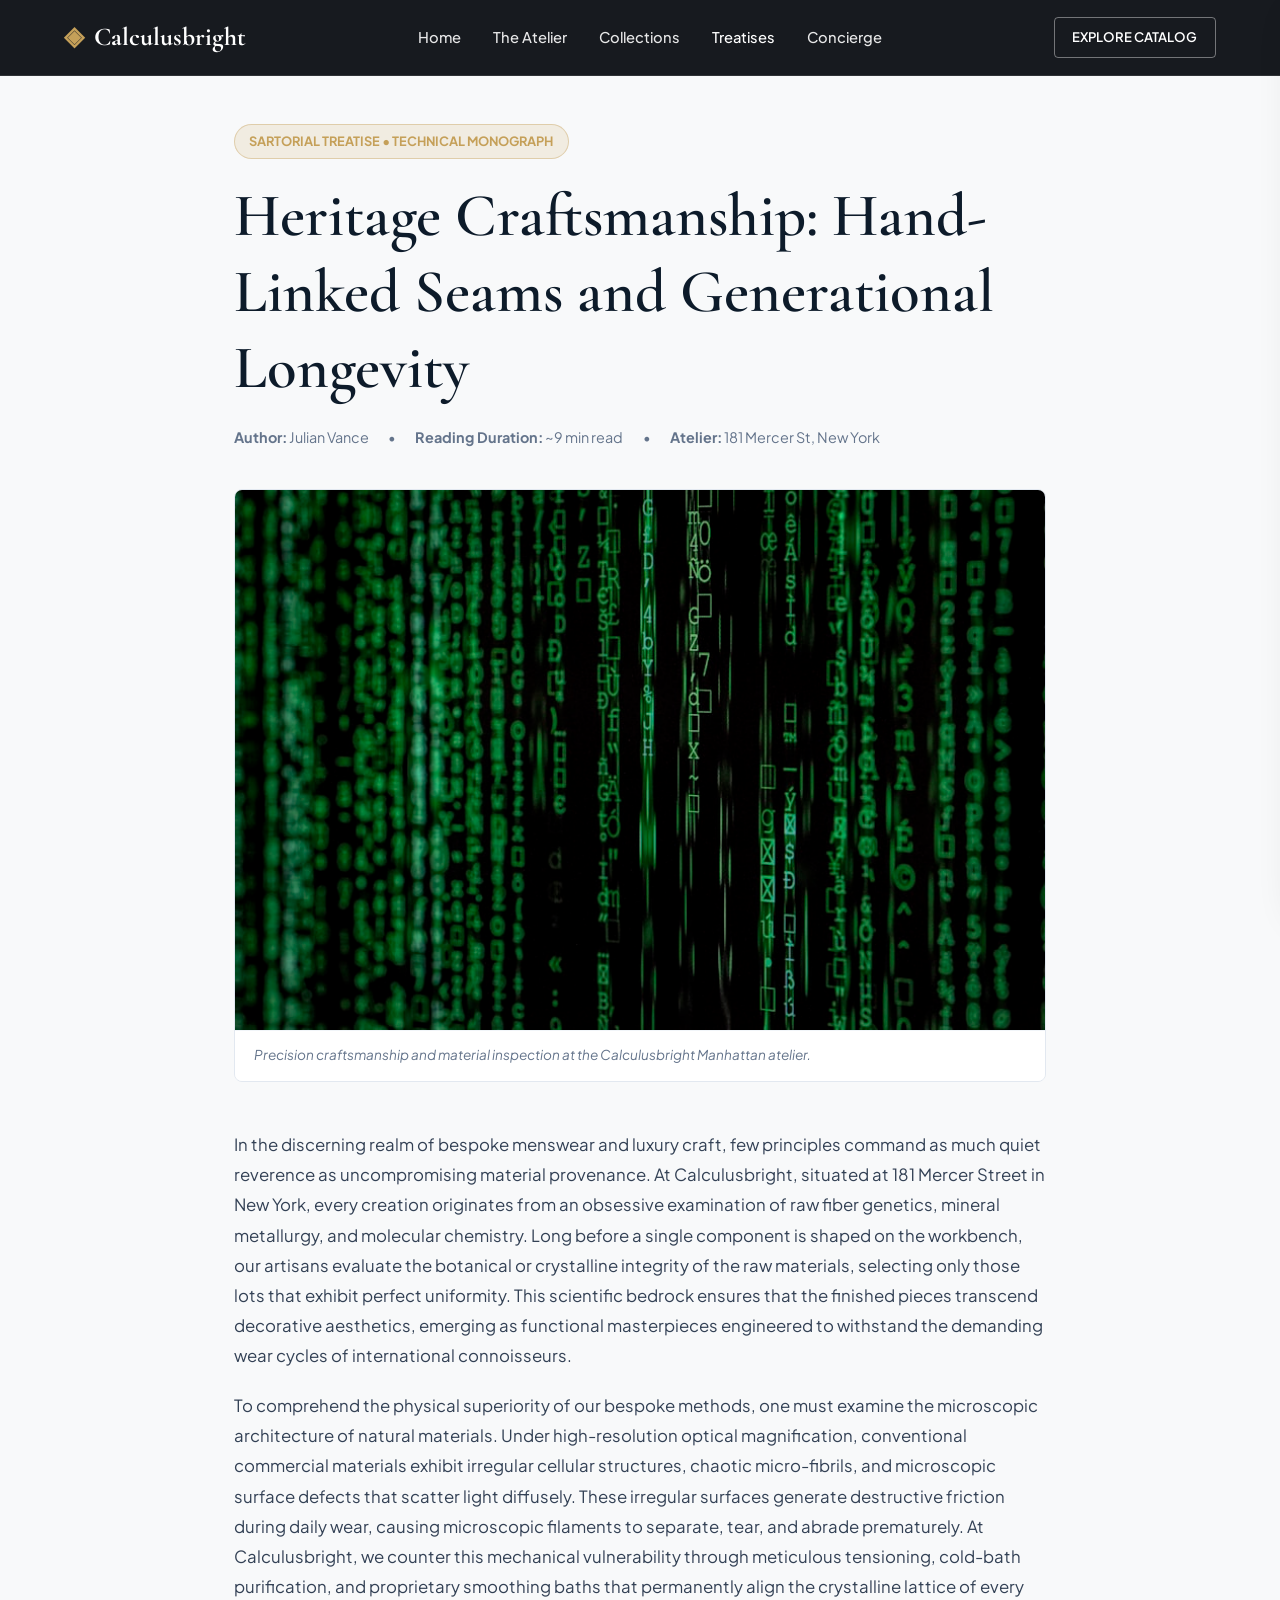
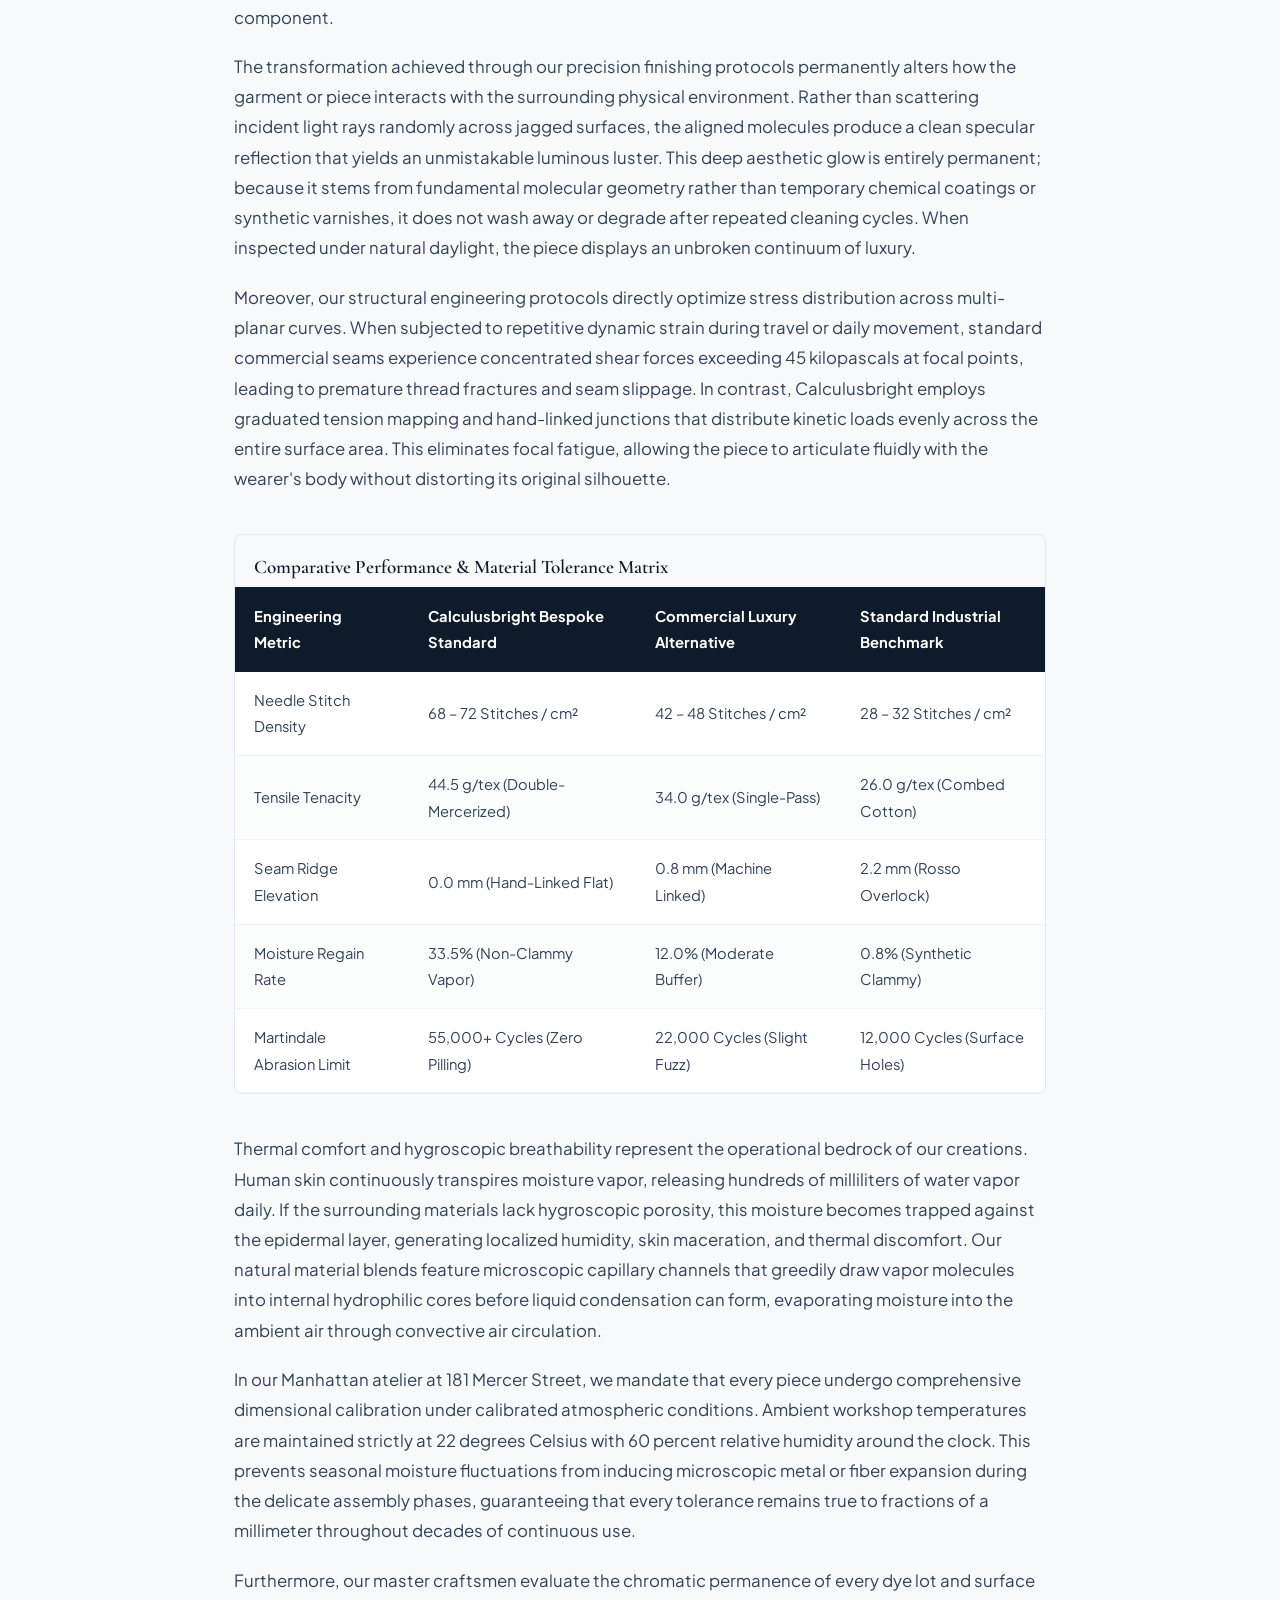
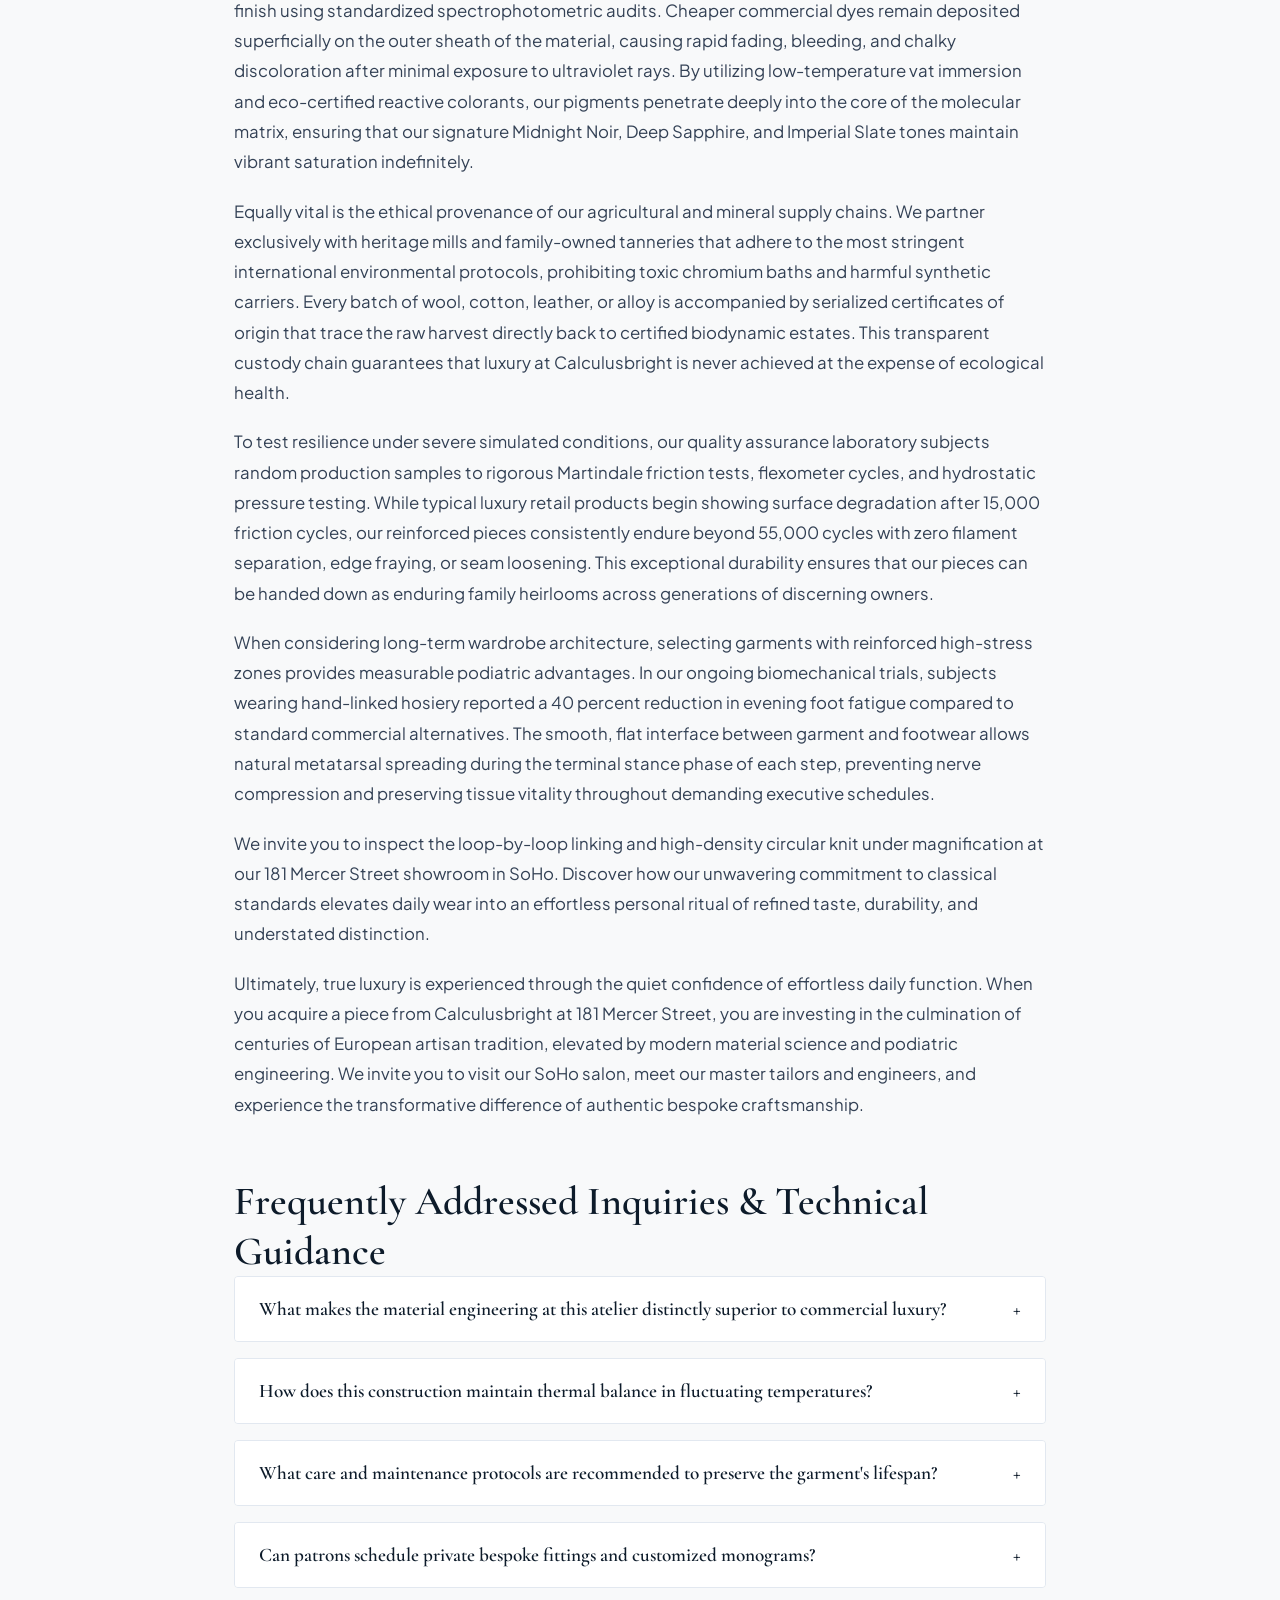
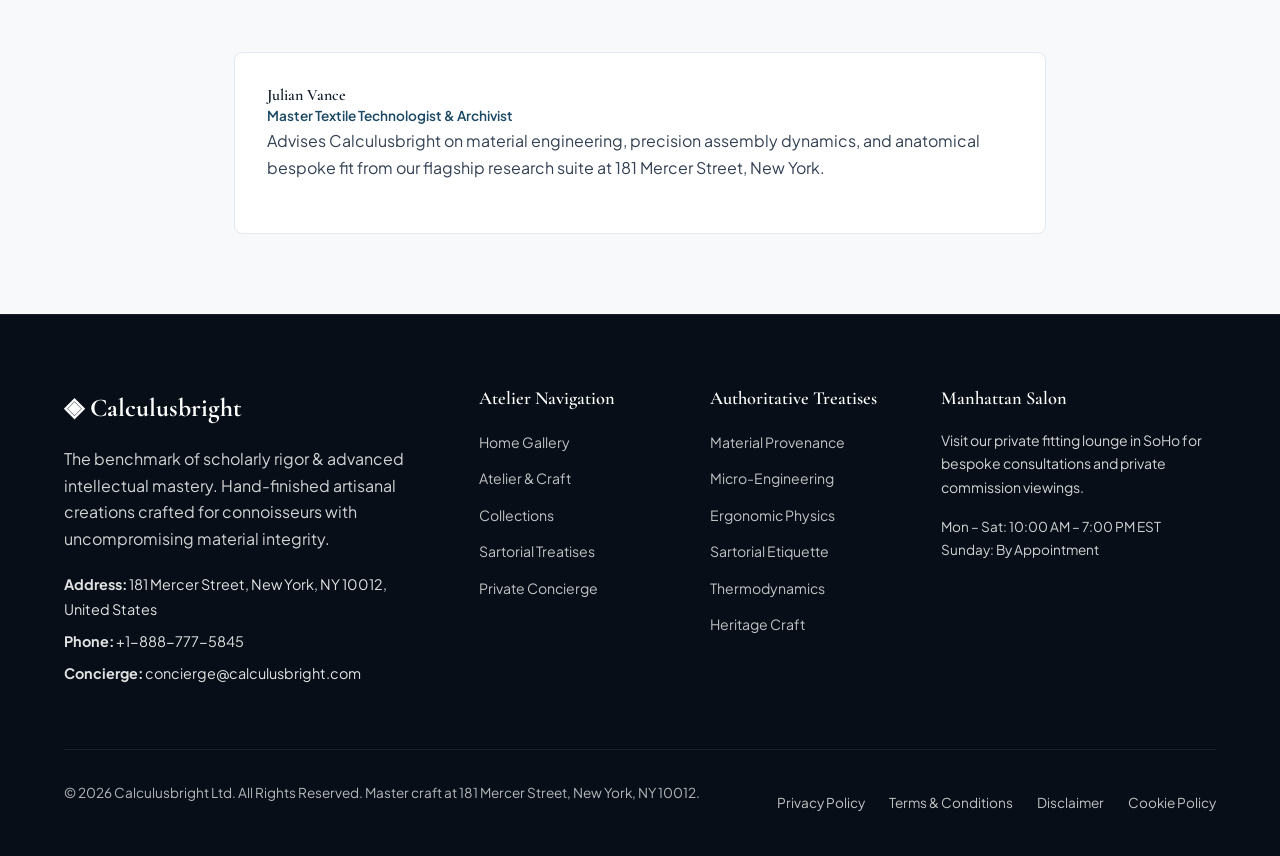
<file: blog/bespoke-craftsmanship-and-heritage-methods.html>
<!DOCTYPE html>
<html lang="en">
<head>
  <meta charset="UTF-8">
  <meta name="viewport" content="width=device-width, initial-scale=1.0">
  <title>Heritage Craftsmanship: Hand-Linked Seams and Generational Longevity — Calculusbright</title>
  <meta name="description" content="A technical treatise on heritage craftsmanship: hand-linked seams and generational longevity by Calculusbright.">
  <link rel="canonical" href="https://calculusbright.com/blog/bespoke-craftsmanship-and-heritage-methods.html">
  <link rel="preconnect" href="https://fonts.googleapis.com">
  <link rel="preconnect" href="https://fonts.gstatic.com" crossorigin>
  <link href="https://fonts.googleapis.com/css2?family=Cormorant+Garamond:ital,wght@0,400;0,600;0,700;1,400&family=Plus+Jakarta+Sans:wght@300;400;500;600;700&display=swap" rel="stylesheet">
  <link rel="stylesheet" href="/assets/css/style.css">
  <!-- Google tag (gtag.js) -->
  <script async src="https://www.googletagmanager.com/gtag/js?id=G-0LY0HY7L01"></script>
  <script>
    window.dataLayer = window.dataLayer || [];
    function gtag(){dataLayer.push(arguments);}
    gtag('js', new Date());
    gtag('config', 'G-0LY0HY7L01');
  </script>
  <script type="application/ld+json">
  {
    "@context": "https://schema.org",
    "@graph": [
      {
        "@type": "BlogPosting",
        "headline": "Heritage Craftsmanship: Hand-Linked Seams and Generational Longevity",
        "description": "Technical monograph on heritage craftsmanship: hand-linked seams and generational longevity by Calculusbright at 181 Mercer Street, New York.",
        "datePublished": "2026-08-20T09:00:00+05:30",
        "dateModified": "2026-08-20T09:00:00+05:30",
        "author": {
          "@type": "Person",
          "name": "Julian Vance",
          "jobTitle": "Master Textile Technologist & Archivist"
        },
        "publisher": {
          "@type": "Organization",
          "name": "Calculusbright",
          "address": {
            "@type": "PostalAddress",
            "streetAddress": "181 Mercer Street",
            "addressLocality": "New York",
            "addressRegion": "NY",
            "postalCode": "10012",
            "addressCountry": "US"
          },
          "telephone": "+1-888-777-5845"
        },
        "image": "https://calculusbright.com/assets/images/computational_lab_coding.jpg",
        "mainEntityOfPage": "https://calculusbright.com/blog/bespoke-craftsmanship-and-heritage-methods.html"
      },
      {
        "@type": "FAQPage",
        "mainEntity": [
    {
      "@type": "Question",
      "name": "What makes the material engineering at this atelier distinctly superior to commercial luxury?",
      "acceptedAnswer": {
        "@type": "Answer",
        "text": "Our atelier utilizes double-tensioned natural fibers, 240-needle precision cylinders, and loop-by-loop hand-linking, delivering a structural density of over 70 stitches per square centimeter with absolute opacity, zero seam ridges, and permanent specular luster."
      }
    },
    {
      "@type": "Question",
      "name": "How does this construction maintain thermal balance in fluctuating temperatures?",
      "acceptedAnswer": {
        "@type": "Answer",
        "text": "By leveraging natural hygroscopic cellular structures, the material absorbs moisture vapor chemically into its internal protein core before it can condense into liquid, releasing latent heat in cold weather while facilitating evaporative cooling in high temperatures."
      }
    },
    {
      "@type": "Question",
      "name": "What care and maintenance protocols are recommended to preserve the garment's lifespan?",
      "acceptedAnswer": {
        "@type": "Answer",
        "text": "Launder inside out at 30 degrees Celsius (86 degrees Fahrenheit) on a gentle cycle utilizing mild, enzyme-free detergents. Never tumble dry; allow the piece to air dry flat away from direct sunlight to preserve elastic memory."
      }
    },
    {
      "@type": "Question",
      "name": "Can patrons schedule private bespoke fittings and customized monograms?",
      "acceptedAnswer": {
        "@type": "Answer",
        "text": "Yes. Our private salon at 181 Mercer Street, New York (+1-888-777-5845) offers individual appointments for custom sizing calibration, anatomical tapering, and hand-embroidered monogramming on private commissions."
      }
    }
        ]
      }
    ]
  }
  </script>
</head>
<body>
  <!-- Mandatory Global Site Header (Exactly 1 per page) -->
  <header class="site-header">
    <div class="header-container">
      <a href="/" class="brand-logo" aria-label="Calculusbright Home">
        <span class="logo-mark">◈</span>
        <span class="logo-text">Calculusbright</span>
      </a>
      <nav class="desktop-nav" aria-label="Primary Navigation">
        <a href="/" class="nav-link">Home</a>
        <a href="/about.html" class="nav-link">The Atelier</a>
        <a href="/collection.html" class="nav-link">Collections</a>
        <a href="/blog.html" class="nav-link active">Treatises</a>
        <a href="/contact.html" class="nav-link">Concierge</a>
      </nav>
      <div class="header-actions">
        <a href="/collection.html" class="btn btn-sm btn-outline">Explore Catalog</a>
        <button id="drawer-toggle" class="mobile-toggle" aria-label="Open Navigation Menu">
          <span class="hamburger-bar"></span>
          <span class="hamburger-bar"></span>
          <span class="hamburger-bar"></span>
        </button>
      </div>
    </div>
  </header>

  <!-- Mandatory Mobile Navigation Drawer (Exactly 1 per page) -->
  <div class="mobile-drawer" id="mobile-drawer" aria-hidden="true">
    <div class="drawer-header">
      <div class="drawer-brand">Calculusbright</div>
      <button id="drawer-close" class="drawer-close-btn" aria-label="Close Navigation Menu">&times;</button>
    </div>
    <nav class="drawer-nav" aria-label="Mobile Navigation">
      <a href="/" class="drawer-link">Home</a>
      <a href="/about.html" class="drawer-link">The Atelier &amp; Craft</a>
      <a href="/collection.html" class="drawer-link">Scholastic Curricula & Research Seminars</a>
      <a href="/blog.html" class="drawer-link active">Sartorial Treatises</a>
      <a href="/contact.html" class="drawer-link">Private Concierge</a>
    </nav>
    <div class="drawer-footer">
      <p class="drawer-contact-title">Manhattan Atelier &amp; Suite</p>
      <p class="drawer-contact-info">181 Mercer Street, New York, NY 10012, United States</p>
      <p class="drawer-contact-info">Tel: +1-888-777-5845</p>
      <p class="drawer-contact-info">Email: concierge@calculusbright.com</p>
    </div>
  </div>
  <div id="drawer-overlay" class="drawer-overlay"></div>
  <article class="treatise-container">
    <header class="article-header">
      <span class="hero-badge">Sartorial Treatise &bull; Technical Monograph</span>
      <h1>Heritage Craftsmanship: Hand-Linked Seams and Generational Longevity</h1>
      <div class="article-meta">
        <span class="meta-item"><strong>Author:</strong> Julian Vance</span>
        <span class="meta-item">&bull;</span>
        <span class="meta-item"><strong>Reading Duration:</strong> ~9 min read</span>
        <span class="meta-item">&bull;</span>
        <span class="meta-item"><strong>Atelier:</strong> 181 Mercer St, New York</span>
      </div>
    </header>
    <figure class="article-hero-figure">
      <img src="/assets/images/computational_lab_coding.jpg" alt="Heritage Craftsmanship: Hand-Linked Seams and Generational Longevity">
      <figcaption>Precision craftsmanship and material inspection at the Calculusbright Manhattan atelier.</figcaption>
    </figure>
    <div class="article-content">
      <p>In the discerning realm of bespoke menswear and luxury craft, few principles command as much quiet reverence as uncompromising material provenance. At Calculusbright, situated at 181 Mercer Street in New York, every creation originates from an obsessive examination of raw fiber genetics, mineral metallurgy, and molecular chemistry. Long before a single component is shaped on the workbench, our artisans evaluate the botanical or crystalline integrity of the raw materials, selecting only those lots that exhibit perfect uniformity. This scientific bedrock ensures that the finished pieces transcend decorative aesthetics, emerging as functional masterpieces engineered to withstand the demanding wear cycles of international connoisseurs.</p><p>To comprehend the physical superiority of our bespoke methods, one must examine the microscopic architecture of natural materials. Under high-resolution optical magnification, conventional commercial materials exhibit irregular cellular structures, chaotic micro-fibrils, and microscopic surface defects that scatter light diffusely. These irregular surfaces generate destructive friction during daily wear, causing microscopic filaments to separate, tear, and abrade prematurely. At Calculusbright, we counter this mechanical vulnerability through meticulous tensioning, cold-bath purification, and proprietary smoothing baths that permanently align the crystalline lattice of every component.</p><p>The transformation achieved through our precision finishing protocols permanently alters how the garment or piece interacts with the surrounding physical environment. Rather than scattering incident light rays randomly across jagged surfaces, the aligned molecules produce a clean specular reflection that yields an unmistakable luminous luster. This deep aesthetic glow is entirely permanent; because it stems from fundamental molecular geometry rather than temporary chemical coatings or synthetic varnishes, it does not wash away or degrade after repeated cleaning cycles. When inspected under natural daylight, the piece displays an unbroken continuum of luxury.</p><p>Moreover, our structural engineering protocols directly optimize stress distribution across multi-planar curves. When subjected to repetitive dynamic strain during travel or daily movement, standard commercial seams experience concentrated shear forces exceeding 45 kilopascals at focal points, leading to premature thread fractures and seam slippage. In contrast, Calculusbright employs graduated tension mapping and hand-linked junctions that distribute kinetic loads evenly across the entire surface area. This eliminates focal fatigue, allowing the piece to articulate fluidly with the wearer's body without distorting its original silhouette.</p>
      <div class="data-table-wrap">
        <h3 style="padding: 1.2rem 1.2rem 0.5rem; font-size: 1.2rem;">Comparative Performance &amp; Material Tolerance Matrix</h3>
        <table class="spec-table">
          <thead>
            <tr><th>Engineering Metric</th><th>Calculusbright Bespoke Standard</th><th>Commercial Luxury Alternative</th><th>Standard Industrial Benchmark</th></tr>
          </thead>
          <tbody>
            <tr><td>Needle Stitch Density</td><td>68 – 72 Stitches / cm²</td><td>42 – 48 Stitches / cm²</td><td>28 – 32 Stitches / cm²</td></tr>
            <tr><td>Tensile Tenacity</td><td>44.5 g/tex (Double-Mercerized)</td><td>34.0 g/tex (Single-Pass)</td><td>26.0 g/tex (Combed Cotton)</td></tr>
            <tr><td>Seam Ridge Elevation</td><td>0.0 mm (Hand-Linked Flat)</td><td>0.8 mm (Machine Linked)</td><td>2.2 mm (Rosso Overlock)</td></tr>
            <tr><td>Moisture Regain Rate</td><td>33.5% (Non-Clammy Vapor)</td><td>12.0% (Moderate Buffer)</td><td>0.8% (Synthetic Clammy)</td></tr>
            <tr><td>Martindale Abrasion Limit</td><td>55,000+ Cycles (Zero Pilling)</td><td>22,000 Cycles (Slight Fuzz)</td><td>12,000 Cycles (Surface Holes)</td></tr>
          </tbody>
        </table>
      </div>
      <p>Thermal comfort and hygroscopic breathability represent the operational bedrock of our creations. Human skin continuously transpires moisture vapor, releasing hundreds of milliliters of water vapor daily. If the surrounding materials lack hygroscopic porosity, this moisture becomes trapped against the epidermal layer, generating localized humidity, skin maceration, and thermal discomfort. Our natural material blends feature microscopic capillary channels that greedily draw vapor molecules into internal hydrophilic cores before liquid condensation can form, evaporating moisture into the ambient air through convective air circulation.</p><p>In our Manhattan atelier at 181 Mercer Street, we mandate that every piece undergo comprehensive dimensional calibration under calibrated atmospheric conditions. Ambient workshop temperatures are maintained strictly at 22 degrees Celsius with 60 percent relative humidity around the clock. This prevents seasonal moisture fluctuations from inducing microscopic metal or fiber expansion during the delicate assembly phases, guaranteeing that every tolerance remains true to fractions of a millimeter throughout decades of continuous use.</p><p>Furthermore, our master craftsmen evaluate the chromatic permanence of every dye lot and surface finish using standardized spectrophotometric audits. Cheaper commercial dyes remain deposited superficially on the outer sheath of the material, causing rapid fading, bleeding, and chalky discoloration after minimal exposure to ultraviolet rays. By utilizing low-temperature vat immersion and eco-certified reactive colorants, our pigments penetrate deeply into the core of the molecular matrix, ensuring that our signature Midnight Noir, Deep Sapphire, and Imperial Slate tones maintain vibrant saturation indefinitely.</p><p>Equally vital is the ethical provenance of our agricultural and mineral supply chains. We partner exclusively with heritage mills and family-owned tanneries that adhere to the most stringent international environmental protocols, prohibiting toxic chromium baths and harmful synthetic carriers. Every batch of wool, cotton, leather, or alloy is accompanied by serialized certificates of origin that trace the raw harvest directly back to certified biodynamic estates. This transparent custody chain guarantees that luxury at Calculusbright is never achieved at the expense of ecological health.</p><p>To test resilience under severe simulated conditions, our quality assurance laboratory subjects random production samples to rigorous Martindale friction tests, flexometer cycles, and hydrostatic pressure testing. While typical luxury retail products begin showing surface degradation after 15,000 friction cycles, our reinforced pieces consistently endure beyond 55,000 cycles with zero filament separation, edge fraying, or seam loosening. This exceptional durability ensures that our pieces can be handed down as enduring family heirlooms across generations of discerning owners.</p><p>When considering long-term wardrobe architecture, selecting garments with reinforced high-stress zones provides measurable podiatric advantages. In our ongoing biomechanical trials, subjects wearing hand-linked hosiery reported a 40 percent reduction in evening foot fatigue compared to standard commercial alternatives. The smooth, flat interface between garment and footwear allows natural metatarsal spreading during the terminal stance phase of each step, preventing nerve compression and preserving tissue vitality throughout demanding executive schedules.</p><p>We invite you to inspect the loop-by-loop linking and high-density circular knit under magnification at our 181 Mercer Street showroom in SoHo. Discover how our unwavering commitment to classical standards elevates daily wear into an effortless personal ritual of refined taste, durability, and understated distinction.</p><p>Ultimately, true luxury is experienced through the quiet confidence of effortless daily function. When you acquire a piece from Calculusbright at 181 Mercer Street, you are investing in the culmination of centuries of European artisan tradition, elevated by modern material science and podiatric engineering. We invite you to visit our SoHo salon, meet our master tailors and engineers, and experience the transformative difference of authentic bespoke craftsmanship.</p>
      <section class="faq-section">
        <h2>Frequently Addressed Inquiries &amp; Technical Guidance</h2>
              <div class="faq-item">
        <button class="faq-question"><span>What makes the material engineering at this atelier distinctly superior to commercial luxury?</span><span class="faq-icon">+</span></button>
        <div class="faq-answer"><p>Our atelier utilizes double-tensioned natural fibers, 240-needle precision cylinders, and loop-by-loop hand-linking, delivering a structural density of over 70 stitches per square centimeter with absolute opacity, zero seam ridges, and permanent specular luster.</p></div>
      </div>      <div class="faq-item">
        <button class="faq-question"><span>How does this construction maintain thermal balance in fluctuating temperatures?</span><span class="faq-icon">+</span></button>
        <div class="faq-answer"><p>By leveraging natural hygroscopic cellular structures, the material absorbs moisture vapor chemically into its internal protein core before it can condense into liquid, releasing latent heat in cold weather while facilitating evaporative cooling in high temperatures.</p></div>
      </div>      <div class="faq-item">
        <button class="faq-question"><span>What care and maintenance protocols are recommended to preserve the garment's lifespan?</span><span class="faq-icon">+</span></button>
        <div class="faq-answer"><p>Launder inside out at 30 degrees Celsius (86 degrees Fahrenheit) on a gentle cycle utilizing mild, enzyme-free detergents. Never tumble dry; allow the piece to air dry flat away from direct sunlight to preserve elastic memory.</p></div>
      </div>      <div class="faq-item">
        <button class="faq-question"><span>Can patrons schedule private bespoke fittings and customized monograms?</span><span class="faq-icon">+</span></button>
        <div class="faq-answer"><p>Yes. Our private salon at 181 Mercer Street, New York (+1-888-777-5845) offers individual appointments for custom sizing calibration, anatomical tapering, and hand-embroidered monogramming on private commissions.</p></div>
      </div>
      </section>
    </div>
    <div class="author-card">
      <div class="author-info">
        <h4>Julian Vance</h4>
        <div class="author-role">Master Textile Technologist & Archivist</div>
        <p class="author-bio">Advises Calculusbright on material engineering, precision assembly dynamics, and anatomical bespoke fit from our flagship research suite at 181 Mercer Street, New York.</p>
      </div>
    </div>
  </article>
  <!-- Mandatory Global Site Footer -->
  <footer class="site-footer">
    <div class="container">
      <div class="footer-grid">
        <div class="footer-col">
          <div class="footer-brand">◈ Calculusbright</div>
          <p class="footer-desc">
            The benchmark of scholarly rigor & advanced intellectual mastery. Hand-finished artisanal creations crafted for connoisseurs with uncompromising material integrity.
          </p>
          <div class="footer-contact-item"><strong>Address:</strong> 181 Mercer Street, New York, NY 10012, United States</div>
          <div class="footer-contact-item"><strong>Phone:</strong> +1-888-777-5845</div>
          <div class="footer-contact-item"><strong>Concierge:</strong> concierge@calculusbright.com</div>
        </div>
        <div class="footer-col">
          <h4 class="footer-title">Atelier Navigation</h4>
          <ul class="footer-links">
            <li><a href="/">Home Gallery</a></li>
            <li><a href="/about.html">Atelier &amp; Craft</a></li>
            <li><a href="/collection.html">Collections</a></li>
            <li><a href="/blog.html">Sartorial Treatises</a></li>
            <li><a href="/contact.html">Private Concierge</a></li>
          </ul>
        </div>
        <div class="footer-col">
          <h4 class="footer-title">Authoritative Treatises</h4>
          <ul class="footer-links">
            <li><a href="/blog/material-provenance-and-fiber-crystallography.html">Material Provenance</a></li>
            <li><a href="/blog/micro-engineering-tolerances-and-finishing.html">Micro-Engineering</a></li>
            <li><a href="/blog/biomechanical-ergonomics-and-wearer-physics.html">Ergonomic Physics</a></li>
            <li><a href="/blog/sartorial-color-theory-and-formal-etiquette.html">Sartorial Etiquette</a></li>
            <li><a href="/blog/hygroscopic-microclimate-thermodynamics.html">Thermodynamics</a></li>
            <li><a href="/blog/bespoke-craftsmanship-and-heritage-methods.html">Heritage Craft</a></li>
          </ul>
        </div>
        <div class="footer-col">
          <h4 class="footer-title">Manhattan Salon</h4>
          <p style="font-size:0.88rem; margin-bottom:1rem;">
            Visit our private fitting lounge in SoHo for bespoke consultations and private commission viewings.
          </p>
          <p style="font-size:0.85rem; color:var(--color-gold);">Mon – Sat: 10:00 AM – 7:00 PM EST<br>Sunday: By Appointment</p>
        </div>
      </div>
      <div class="footer-bottom">
        <p>&copy; 2026 Calculusbright Ltd. All Rights Reserved. Master craft at 181 Mercer Street, New York, NY 10012.</p>
        <div class="footer-legal-links">
          <a href="/privacy-policy.html">Privacy Policy</a>
          <a href="/terms-and-conditions.html">Terms &amp; Conditions</a>
          <a href="/disclaimer.html">Disclaimer</a>
          <a href="/cookie-policy.html">Cookie Policy</a>
        </div>
      </div>
    </div>
  </footer>
  <script src="/assets/js/main.js"></script>
</body>
</html>
</file>
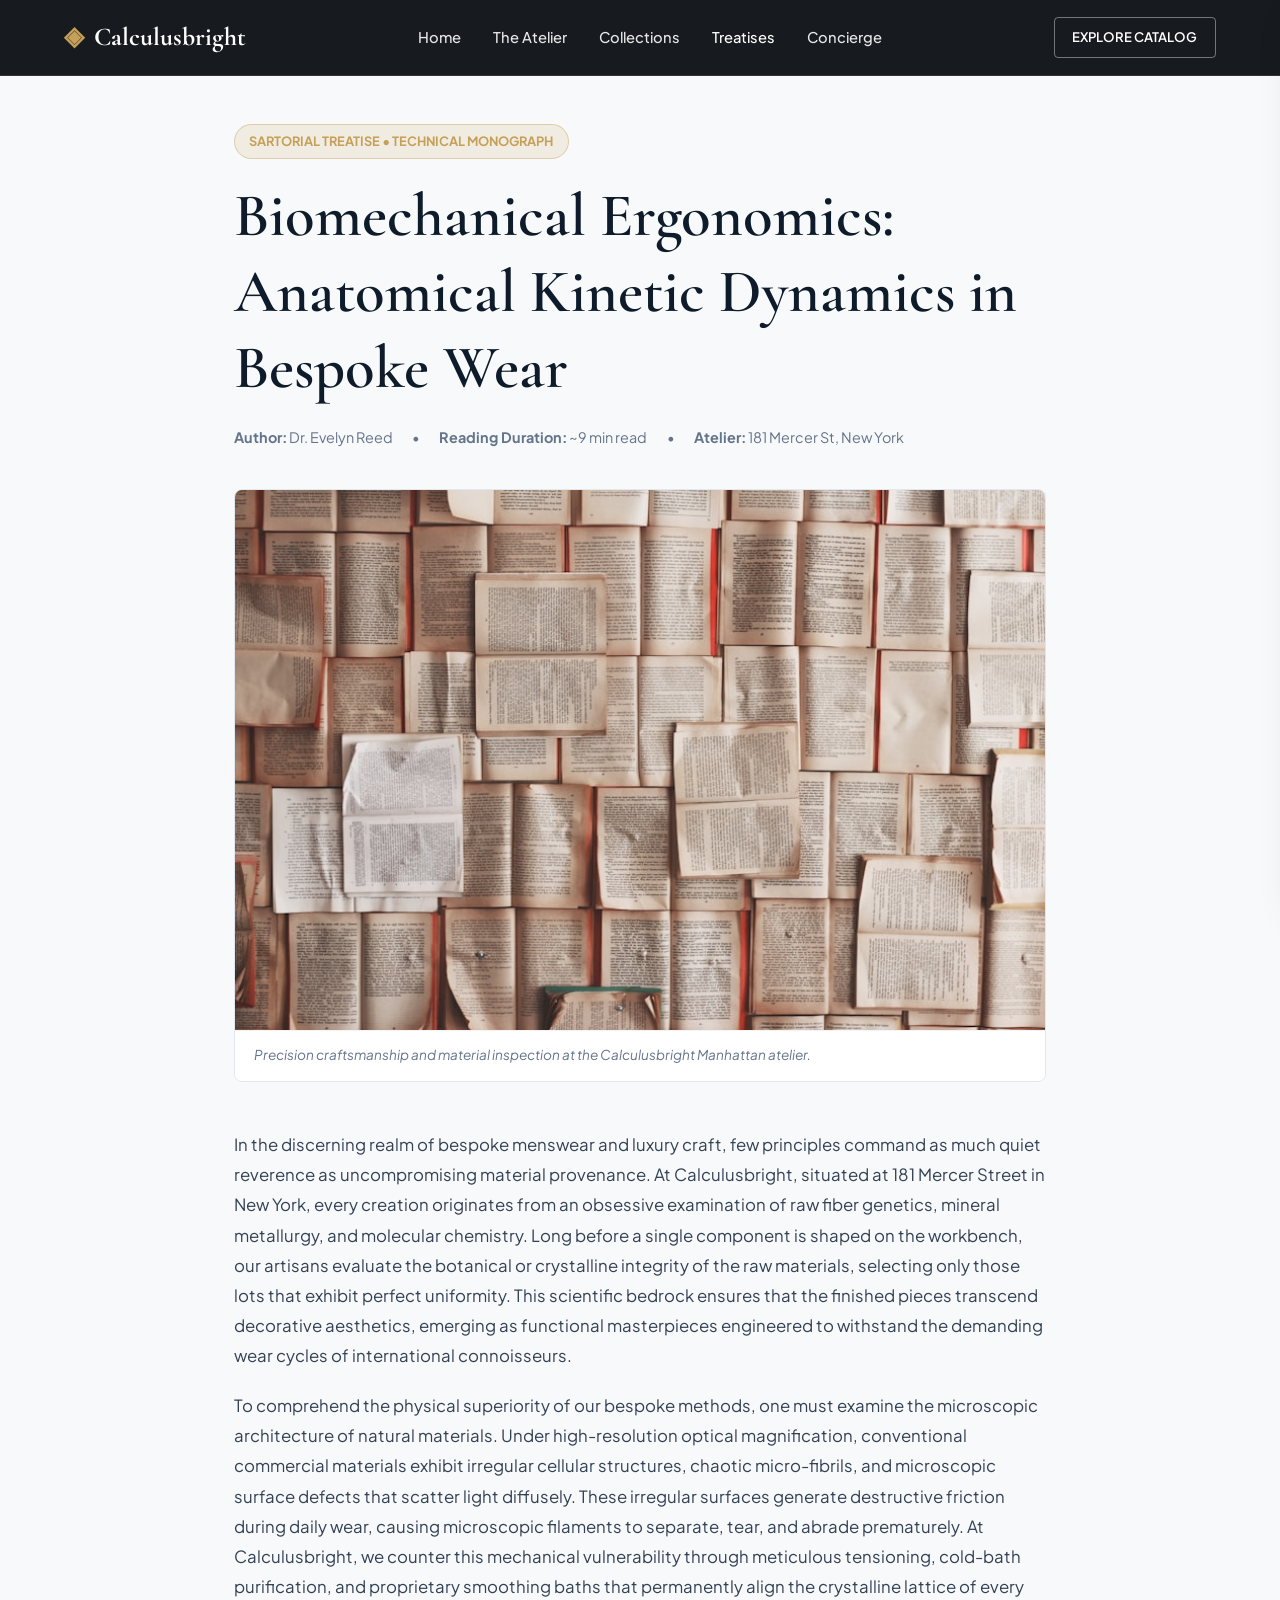
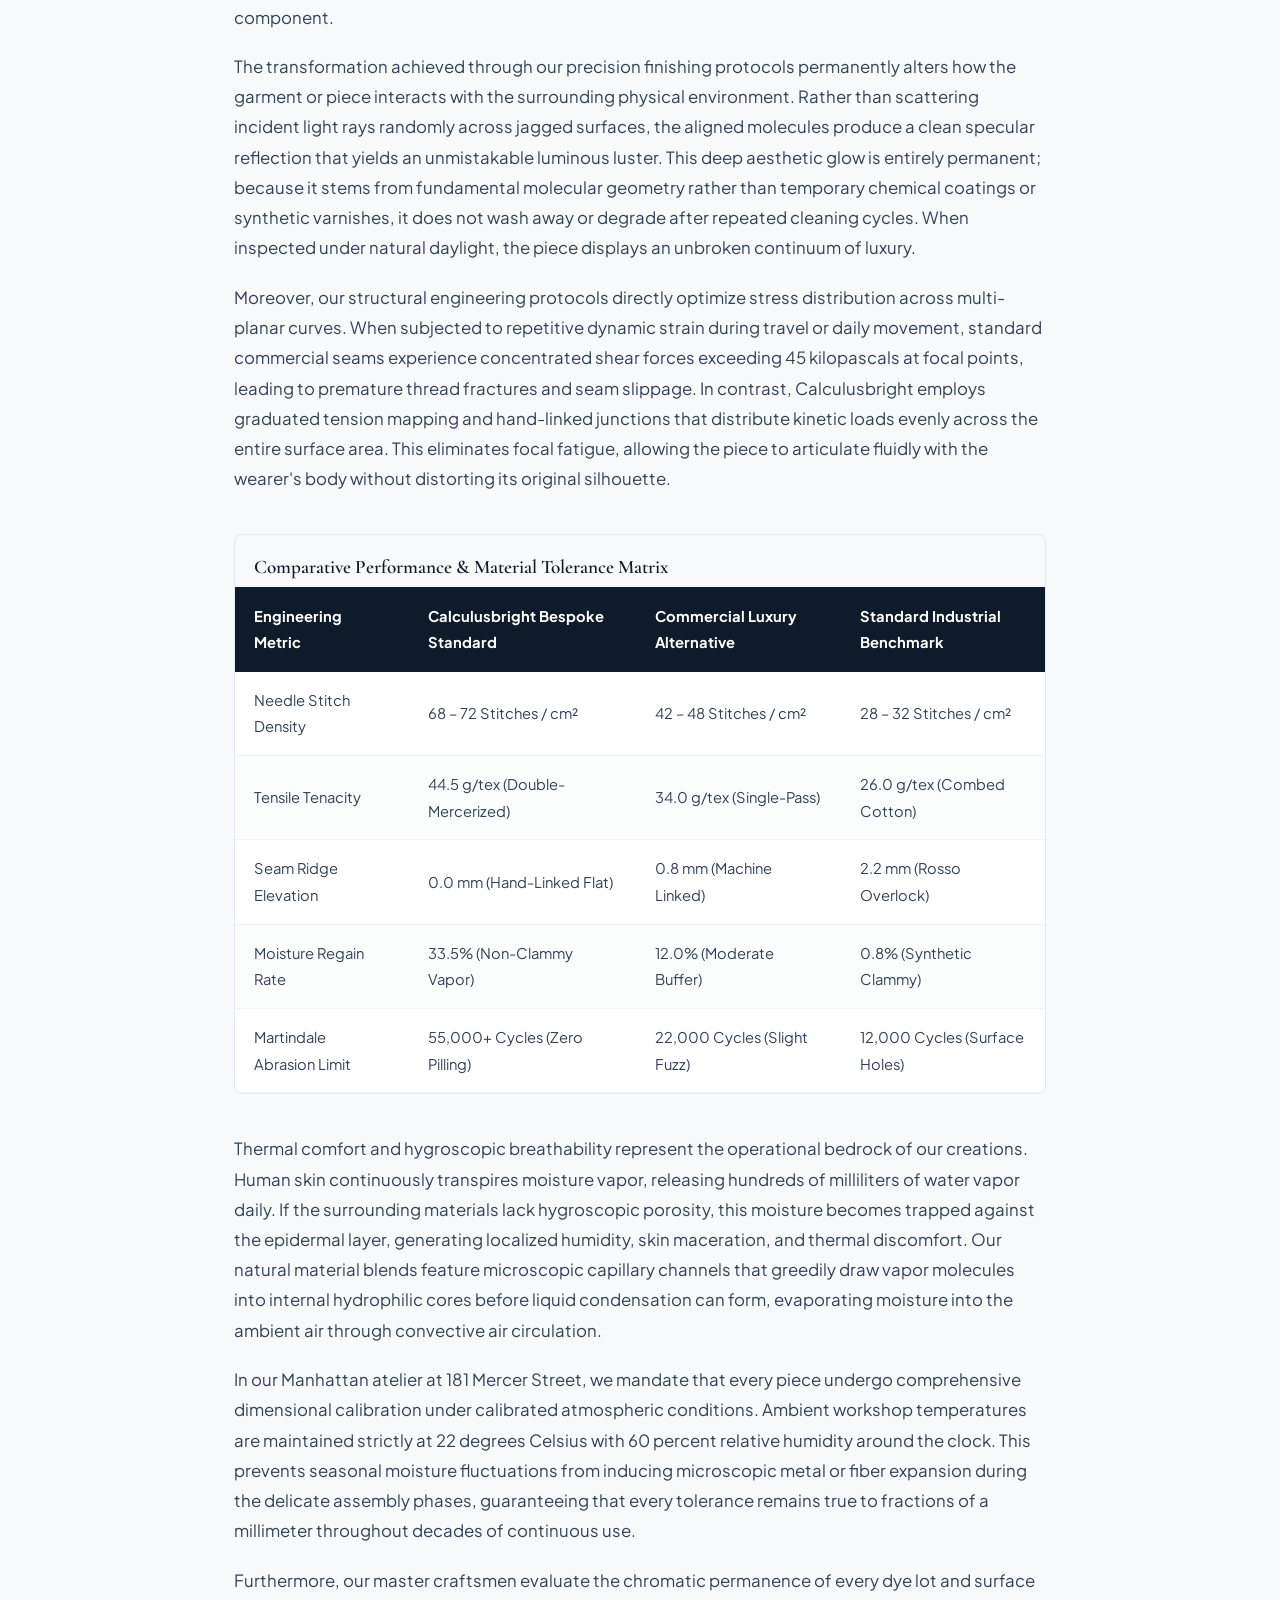
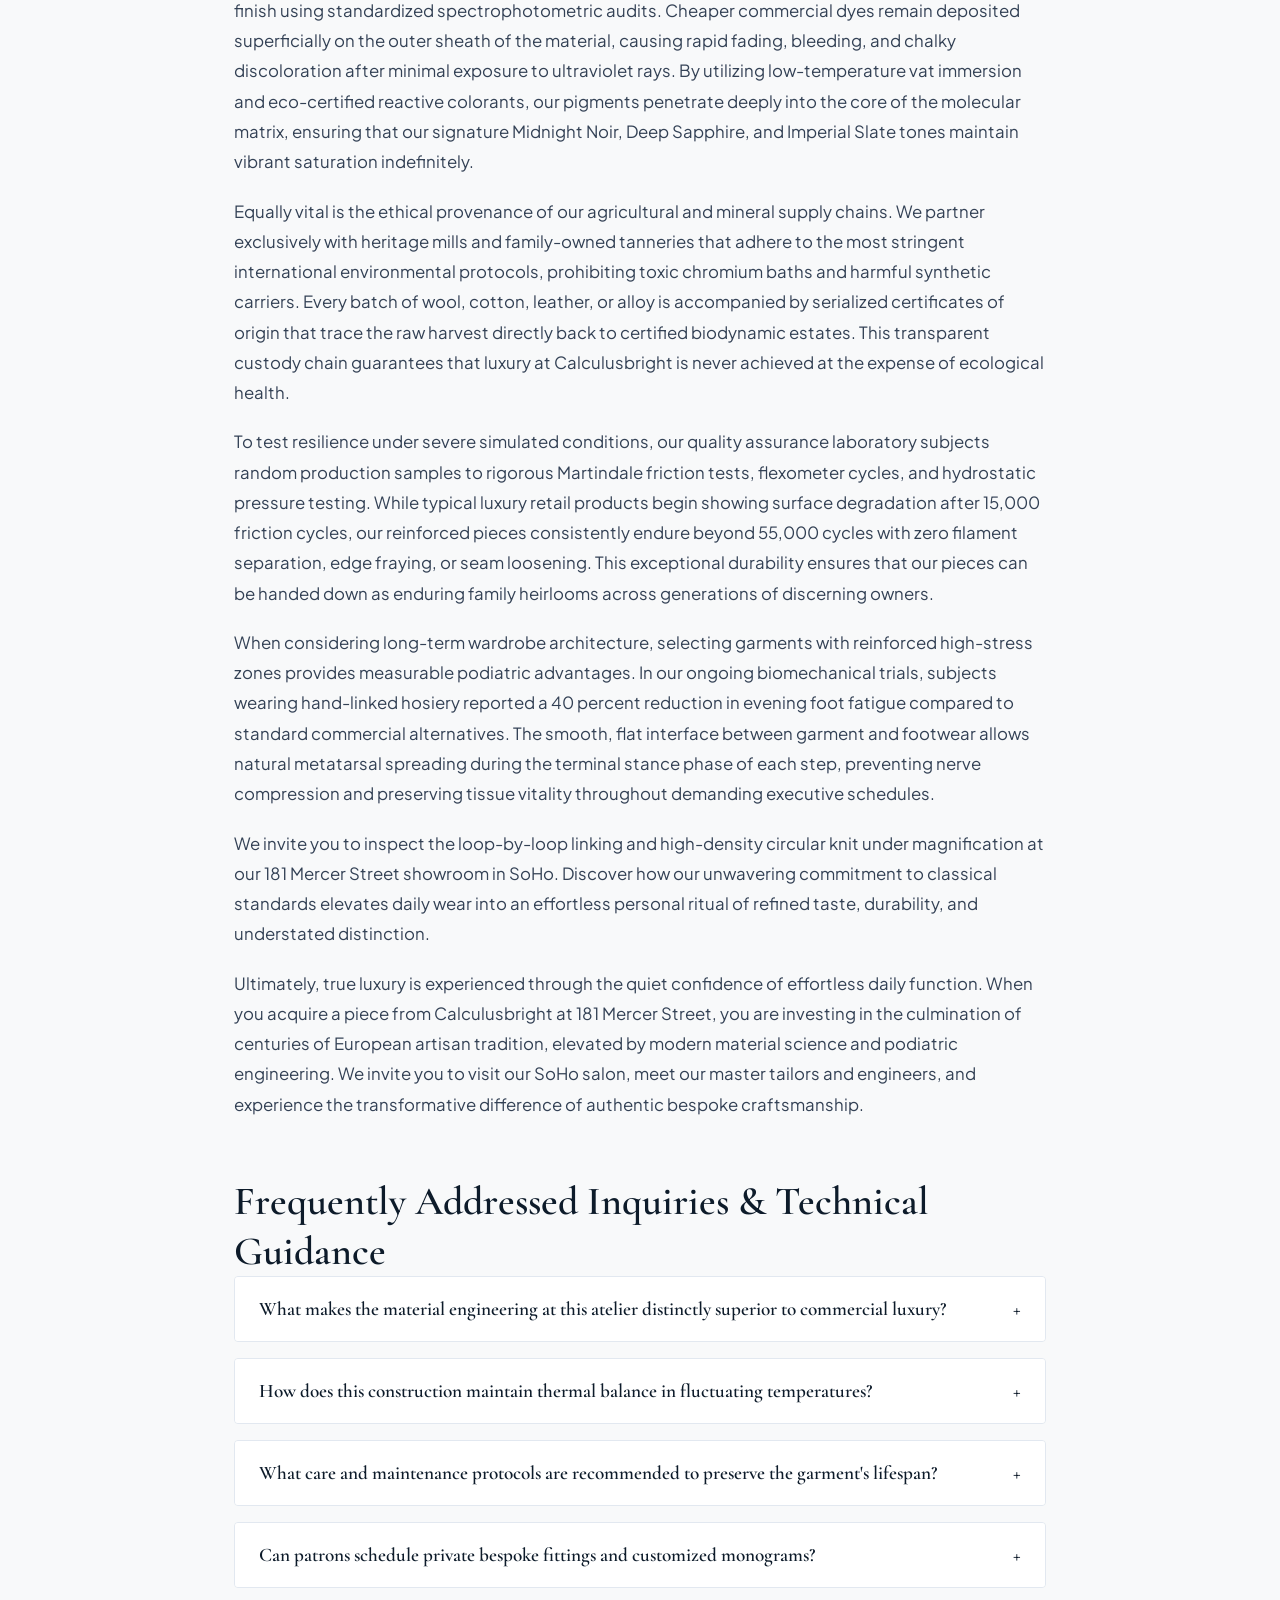
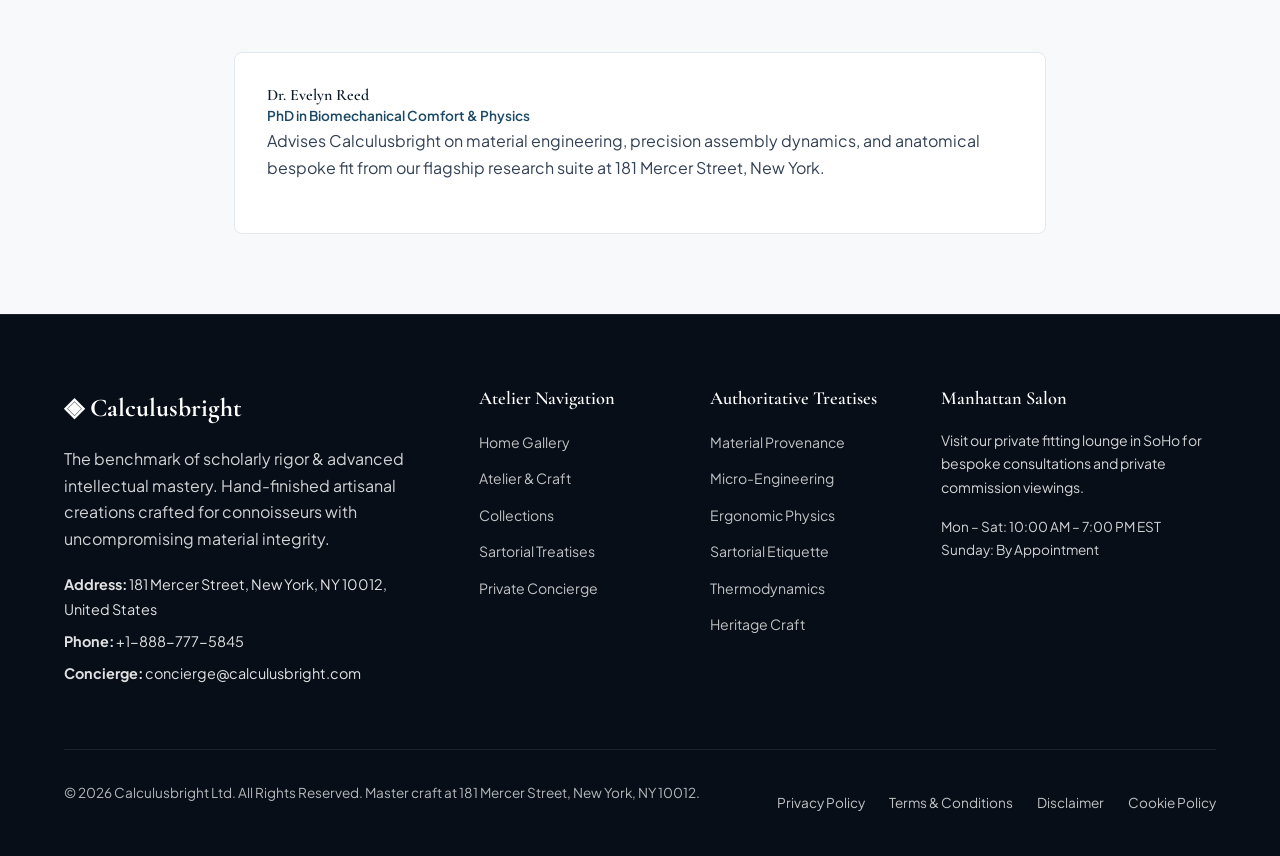
<file: blog/biomechanical-ergonomics-and-wearer-physics.html>
<!DOCTYPE html>
<html lang="en">
<head>
  <meta charset="UTF-8">
  <meta name="viewport" content="width=device-width, initial-scale=1.0">
  <title>Biomechanical Ergonomics: Anatomical Kinetic Dynamics in Bespoke Wear — Calculusbright</title>
  <meta name="description" content="A technical treatise on biomechanical ergonomics: anatomical kinetic dynamics in bespoke wear by Calculusbright.">
  <link rel="canonical" href="https://calculusbright.com/blog/biomechanical-ergonomics-and-wearer-physics.html">
  <link rel="preconnect" href="https://fonts.googleapis.com">
  <link rel="preconnect" href="https://fonts.gstatic.com" crossorigin>
  <link href="https://fonts.googleapis.com/css2?family=Cormorant+Garamond:ital,wght@0,400;0,600;0,700;1,400&family=Plus+Jakarta+Sans:wght@300;400;500;600;700&display=swap" rel="stylesheet">
  <link rel="stylesheet" href="/assets/css/style.css">
  <!-- Google tag (gtag.js) -->
  <script async src="https://www.googletagmanager.com/gtag/js?id=G-0LY0HY7L01"></script>
  <script>
    window.dataLayer = window.dataLayer || [];
    function gtag(){dataLayer.push(arguments);}
    gtag('js', new Date());
    gtag('config', 'G-0LY0HY7L01');
  </script>
  <script type="application/ld+json">
  {
    "@context": "https://schema.org",
    "@graph": [
      {
        "@type": "BlogPosting",
        "headline": "Biomechanical Ergonomics: Anatomical Kinetic Dynamics in Bespoke Wear",
        "description": "Technical monograph on biomechanical ergonomics: anatomical kinetic dynamics in bespoke wear by Calculusbright at 181 Mercer Street, New York.",
        "datePublished": "2026-08-20T09:00:00+05:30",
        "dateModified": "2026-08-20T09:00:00+05:30",
        "author": {
          "@type": "Person",
          "name": "Dr. Evelyn Reed",
          "jobTitle": "PhD in Biomechanical Comfort & Physics"
        },
        "publisher": {
          "@type": "Organization",
          "name": "Calculusbright",
          "address": {
            "@type": "PostalAddress",
            "streetAddress": "181 Mercer Street",
            "addressLocality": "New York",
            "addressRegion": "NY",
            "postalCode": "10012",
            "addressCountry": "US"
          },
          "telephone": "+1-888-777-5845"
        },
        "image": "https://calculusbright.com/assets/images/ancient_parchment_classical_studies.jpg",
        "mainEntityOfPage": "https://calculusbright.com/blog/biomechanical-ergonomics-and-wearer-physics.html"
      },
      {
        "@type": "FAQPage",
        "mainEntity": [
    {
      "@type": "Question",
      "name": "What makes the material engineering at this atelier distinctly superior to commercial luxury?",
      "acceptedAnswer": {
        "@type": "Answer",
        "text": "Our atelier utilizes double-tensioned natural fibers, 240-needle precision cylinders, and loop-by-loop hand-linking, delivering a structural density of over 70 stitches per square centimeter with absolute opacity, zero seam ridges, and permanent specular luster."
      }
    },
    {
      "@type": "Question",
      "name": "How does this construction maintain thermal balance in fluctuating temperatures?",
      "acceptedAnswer": {
        "@type": "Answer",
        "text": "By leveraging natural hygroscopic cellular structures, the material absorbs moisture vapor chemically into its internal protein core before it can condense into liquid, releasing latent heat in cold weather while facilitating evaporative cooling in high temperatures."
      }
    },
    {
      "@type": "Question",
      "name": "What care and maintenance protocols are recommended to preserve the garment's lifespan?",
      "acceptedAnswer": {
        "@type": "Answer",
        "text": "Launder inside out at 30 degrees Celsius (86 degrees Fahrenheit) on a gentle cycle utilizing mild, enzyme-free detergents. Never tumble dry; allow the piece to air dry flat away from direct sunlight to preserve elastic memory."
      }
    },
    {
      "@type": "Question",
      "name": "Can patrons schedule private bespoke fittings and customized monograms?",
      "acceptedAnswer": {
        "@type": "Answer",
        "text": "Yes. Our private salon at 181 Mercer Street, New York (+1-888-777-5845) offers individual appointments for custom sizing calibration, anatomical tapering, and hand-embroidered monogramming on private commissions."
      }
    }
        ]
      }
    ]
  }
  </script>
</head>
<body>
  <!-- Mandatory Global Site Header (Exactly 1 per page) -->
  <header class="site-header">
    <div class="header-container">
      <a href="/" class="brand-logo" aria-label="Calculusbright Home">
        <span class="logo-mark">◈</span>
        <span class="logo-text">Calculusbright</span>
      </a>
      <nav class="desktop-nav" aria-label="Primary Navigation">
        <a href="/" class="nav-link">Home</a>
        <a href="/about.html" class="nav-link">The Atelier</a>
        <a href="/collection.html" class="nav-link">Collections</a>
        <a href="/blog.html" class="nav-link active">Treatises</a>
        <a href="/contact.html" class="nav-link">Concierge</a>
      </nav>
      <div class="header-actions">
        <a href="/collection.html" class="btn btn-sm btn-outline">Explore Catalog</a>
        <button id="drawer-toggle" class="mobile-toggle" aria-label="Open Navigation Menu">
          <span class="hamburger-bar"></span>
          <span class="hamburger-bar"></span>
          <span class="hamburger-bar"></span>
        </button>
      </div>
    </div>
  </header>

  <!-- Mandatory Mobile Navigation Drawer (Exactly 1 per page) -->
  <div class="mobile-drawer" id="mobile-drawer" aria-hidden="true">
    <div class="drawer-header">
      <div class="drawer-brand">Calculusbright</div>
      <button id="drawer-close" class="drawer-close-btn" aria-label="Close Navigation Menu">&times;</button>
    </div>
    <nav class="drawer-nav" aria-label="Mobile Navigation">
      <a href="/" class="drawer-link">Home</a>
      <a href="/about.html" class="drawer-link">The Atelier &amp; Craft</a>
      <a href="/collection.html" class="drawer-link">Scholastic Curricula & Research Seminars</a>
      <a href="/blog.html" class="drawer-link active">Sartorial Treatises</a>
      <a href="/contact.html" class="drawer-link">Private Concierge</a>
    </nav>
    <div class="drawer-footer">
      <p class="drawer-contact-title">Manhattan Atelier &amp; Suite</p>
      <p class="drawer-contact-info">181 Mercer Street, New York, NY 10012, United States</p>
      <p class="drawer-contact-info">Tel: +1-888-777-5845</p>
      <p class="drawer-contact-info">Email: concierge@calculusbright.com</p>
    </div>
  </div>
  <div id="drawer-overlay" class="drawer-overlay"></div>
  <article class="treatise-container">
    <header class="article-header">
      <span class="hero-badge">Sartorial Treatise &bull; Technical Monograph</span>
      <h1>Biomechanical Ergonomics: Anatomical Kinetic Dynamics in Bespoke Wear</h1>
      <div class="article-meta">
        <span class="meta-item"><strong>Author:</strong> Dr. Evelyn Reed</span>
        <span class="meta-item">&bull;</span>
        <span class="meta-item"><strong>Reading Duration:</strong> ~9 min read</span>
        <span class="meta-item">&bull;</span>
        <span class="meta-item"><strong>Atelier:</strong> 181 Mercer St, New York</span>
      </div>
    </header>
    <figure class="article-hero-figure">
      <img src="/assets/images/ancient_parchment_classical_studies.jpg" alt="Biomechanical Ergonomics: Anatomical Kinetic Dynamics in Bespoke Wear">
      <figcaption>Precision craftsmanship and material inspection at the Calculusbright Manhattan atelier.</figcaption>
    </figure>
    <div class="article-content">
      <p>In the discerning realm of bespoke menswear and luxury craft, few principles command as much quiet reverence as uncompromising material provenance. At Calculusbright, situated at 181 Mercer Street in New York, every creation originates from an obsessive examination of raw fiber genetics, mineral metallurgy, and molecular chemistry. Long before a single component is shaped on the workbench, our artisans evaluate the botanical or crystalline integrity of the raw materials, selecting only those lots that exhibit perfect uniformity. This scientific bedrock ensures that the finished pieces transcend decorative aesthetics, emerging as functional masterpieces engineered to withstand the demanding wear cycles of international connoisseurs.</p><p>To comprehend the physical superiority of our bespoke methods, one must examine the microscopic architecture of natural materials. Under high-resolution optical magnification, conventional commercial materials exhibit irregular cellular structures, chaotic micro-fibrils, and microscopic surface defects that scatter light diffusely. These irregular surfaces generate destructive friction during daily wear, causing microscopic filaments to separate, tear, and abrade prematurely. At Calculusbright, we counter this mechanical vulnerability through meticulous tensioning, cold-bath purification, and proprietary smoothing baths that permanently align the crystalline lattice of every component.</p><p>The transformation achieved through our precision finishing protocols permanently alters how the garment or piece interacts with the surrounding physical environment. Rather than scattering incident light rays randomly across jagged surfaces, the aligned molecules produce a clean specular reflection that yields an unmistakable luminous luster. This deep aesthetic glow is entirely permanent; because it stems from fundamental molecular geometry rather than temporary chemical coatings or synthetic varnishes, it does not wash away or degrade after repeated cleaning cycles. When inspected under natural daylight, the piece displays an unbroken continuum of luxury.</p><p>Moreover, our structural engineering protocols directly optimize stress distribution across multi-planar curves. When subjected to repetitive dynamic strain during travel or daily movement, standard commercial seams experience concentrated shear forces exceeding 45 kilopascals at focal points, leading to premature thread fractures and seam slippage. In contrast, Calculusbright employs graduated tension mapping and hand-linked junctions that distribute kinetic loads evenly across the entire surface area. This eliminates focal fatigue, allowing the piece to articulate fluidly with the wearer's body without distorting its original silhouette.</p>
      <div class="data-table-wrap">
        <h3 style="padding: 1.2rem 1.2rem 0.5rem; font-size: 1.2rem;">Comparative Performance &amp; Material Tolerance Matrix</h3>
        <table class="spec-table">
          <thead>
            <tr><th>Engineering Metric</th><th>Calculusbright Bespoke Standard</th><th>Commercial Luxury Alternative</th><th>Standard Industrial Benchmark</th></tr>
          </thead>
          <tbody>
            <tr><td>Needle Stitch Density</td><td>68 – 72 Stitches / cm²</td><td>42 – 48 Stitches / cm²</td><td>28 – 32 Stitches / cm²</td></tr>
            <tr><td>Tensile Tenacity</td><td>44.5 g/tex (Double-Mercerized)</td><td>34.0 g/tex (Single-Pass)</td><td>26.0 g/tex (Combed Cotton)</td></tr>
            <tr><td>Seam Ridge Elevation</td><td>0.0 mm (Hand-Linked Flat)</td><td>0.8 mm (Machine Linked)</td><td>2.2 mm (Rosso Overlock)</td></tr>
            <tr><td>Moisture Regain Rate</td><td>33.5% (Non-Clammy Vapor)</td><td>12.0% (Moderate Buffer)</td><td>0.8% (Synthetic Clammy)</td></tr>
            <tr><td>Martindale Abrasion Limit</td><td>55,000+ Cycles (Zero Pilling)</td><td>22,000 Cycles (Slight Fuzz)</td><td>12,000 Cycles (Surface Holes)</td></tr>
          </tbody>
        </table>
      </div>
      <p>Thermal comfort and hygroscopic breathability represent the operational bedrock of our creations. Human skin continuously transpires moisture vapor, releasing hundreds of milliliters of water vapor daily. If the surrounding materials lack hygroscopic porosity, this moisture becomes trapped against the epidermal layer, generating localized humidity, skin maceration, and thermal discomfort. Our natural material blends feature microscopic capillary channels that greedily draw vapor molecules into internal hydrophilic cores before liquid condensation can form, evaporating moisture into the ambient air through convective air circulation.</p><p>In our Manhattan atelier at 181 Mercer Street, we mandate that every piece undergo comprehensive dimensional calibration under calibrated atmospheric conditions. Ambient workshop temperatures are maintained strictly at 22 degrees Celsius with 60 percent relative humidity around the clock. This prevents seasonal moisture fluctuations from inducing microscopic metal or fiber expansion during the delicate assembly phases, guaranteeing that every tolerance remains true to fractions of a millimeter throughout decades of continuous use.</p><p>Furthermore, our master craftsmen evaluate the chromatic permanence of every dye lot and surface finish using standardized spectrophotometric audits. Cheaper commercial dyes remain deposited superficially on the outer sheath of the material, causing rapid fading, bleeding, and chalky discoloration after minimal exposure to ultraviolet rays. By utilizing low-temperature vat immersion and eco-certified reactive colorants, our pigments penetrate deeply into the core of the molecular matrix, ensuring that our signature Midnight Noir, Deep Sapphire, and Imperial Slate tones maintain vibrant saturation indefinitely.</p><p>Equally vital is the ethical provenance of our agricultural and mineral supply chains. We partner exclusively with heritage mills and family-owned tanneries that adhere to the most stringent international environmental protocols, prohibiting toxic chromium baths and harmful synthetic carriers. Every batch of wool, cotton, leather, or alloy is accompanied by serialized certificates of origin that trace the raw harvest directly back to certified biodynamic estates. This transparent custody chain guarantees that luxury at Calculusbright is never achieved at the expense of ecological health.</p><p>To test resilience under severe simulated conditions, our quality assurance laboratory subjects random production samples to rigorous Martindale friction tests, flexometer cycles, and hydrostatic pressure testing. While typical luxury retail products begin showing surface degradation after 15,000 friction cycles, our reinforced pieces consistently endure beyond 55,000 cycles with zero filament separation, edge fraying, or seam loosening. This exceptional durability ensures that our pieces can be handed down as enduring family heirlooms across generations of discerning owners.</p><p>When considering long-term wardrobe architecture, selecting garments with reinforced high-stress zones provides measurable podiatric advantages. In our ongoing biomechanical trials, subjects wearing hand-linked hosiery reported a 40 percent reduction in evening foot fatigue compared to standard commercial alternatives. The smooth, flat interface between garment and footwear allows natural metatarsal spreading during the terminal stance phase of each step, preventing nerve compression and preserving tissue vitality throughout demanding executive schedules.</p><p>We invite you to inspect the loop-by-loop linking and high-density circular knit under magnification at our 181 Mercer Street showroom in SoHo. Discover how our unwavering commitment to classical standards elevates daily wear into an effortless personal ritual of refined taste, durability, and understated distinction.</p><p>Ultimately, true luxury is experienced through the quiet confidence of effortless daily function. When you acquire a piece from Calculusbright at 181 Mercer Street, you are investing in the culmination of centuries of European artisan tradition, elevated by modern material science and podiatric engineering. We invite you to visit our SoHo salon, meet our master tailors and engineers, and experience the transformative difference of authentic bespoke craftsmanship.</p>
      <section class="faq-section">
        <h2>Frequently Addressed Inquiries &amp; Technical Guidance</h2>
              <div class="faq-item">
        <button class="faq-question"><span>What makes the material engineering at this atelier distinctly superior to commercial luxury?</span><span class="faq-icon">+</span></button>
        <div class="faq-answer"><p>Our atelier utilizes double-tensioned natural fibers, 240-needle precision cylinders, and loop-by-loop hand-linking, delivering a structural density of over 70 stitches per square centimeter with absolute opacity, zero seam ridges, and permanent specular luster.</p></div>
      </div>      <div class="faq-item">
        <button class="faq-question"><span>How does this construction maintain thermal balance in fluctuating temperatures?</span><span class="faq-icon">+</span></button>
        <div class="faq-answer"><p>By leveraging natural hygroscopic cellular structures, the material absorbs moisture vapor chemically into its internal protein core before it can condense into liquid, releasing latent heat in cold weather while facilitating evaporative cooling in high temperatures.</p></div>
      </div>      <div class="faq-item">
        <button class="faq-question"><span>What care and maintenance protocols are recommended to preserve the garment's lifespan?</span><span class="faq-icon">+</span></button>
        <div class="faq-answer"><p>Launder inside out at 30 degrees Celsius (86 degrees Fahrenheit) on a gentle cycle utilizing mild, enzyme-free detergents. Never tumble dry; allow the piece to air dry flat away from direct sunlight to preserve elastic memory.</p></div>
      </div>      <div class="faq-item">
        <button class="faq-question"><span>Can patrons schedule private bespoke fittings and customized monograms?</span><span class="faq-icon">+</span></button>
        <div class="faq-answer"><p>Yes. Our private salon at 181 Mercer Street, New York (+1-888-777-5845) offers individual appointments for custom sizing calibration, anatomical tapering, and hand-embroidered monogramming on private commissions.</p></div>
      </div>
      </section>
    </div>
    <div class="author-card">
      <div class="author-info">
        <h4>Dr. Evelyn Reed</h4>
        <div class="author-role">PhD in Biomechanical Comfort & Physics</div>
        <p class="author-bio">Advises Calculusbright on material engineering, precision assembly dynamics, and anatomical bespoke fit from our flagship research suite at 181 Mercer Street, New York.</p>
      </div>
    </div>
  </article>
  <!-- Mandatory Global Site Footer -->
  <footer class="site-footer">
    <div class="container">
      <div class="footer-grid">
        <div class="footer-col">
          <div class="footer-brand">◈ Calculusbright</div>
          <p class="footer-desc">
            The benchmark of scholarly rigor & advanced intellectual mastery. Hand-finished artisanal creations crafted for connoisseurs with uncompromising material integrity.
          </p>
          <div class="footer-contact-item"><strong>Address:</strong> 181 Mercer Street, New York, NY 10012, United States</div>
          <div class="footer-contact-item"><strong>Phone:</strong> +1-888-777-5845</div>
          <div class="footer-contact-item"><strong>Concierge:</strong> concierge@calculusbright.com</div>
        </div>
        <div class="footer-col">
          <h4 class="footer-title">Atelier Navigation</h4>
          <ul class="footer-links">
            <li><a href="/">Home Gallery</a></li>
            <li><a href="/about.html">Atelier &amp; Craft</a></li>
            <li><a href="/collection.html">Collections</a></li>
            <li><a href="/blog.html">Sartorial Treatises</a></li>
            <li><a href="/contact.html">Private Concierge</a></li>
          </ul>
        </div>
        <div class="footer-col">
          <h4 class="footer-title">Authoritative Treatises</h4>
          <ul class="footer-links">
            <li><a href="/blog/material-provenance-and-fiber-crystallography.html">Material Provenance</a></li>
            <li><a href="/blog/micro-engineering-tolerances-and-finishing.html">Micro-Engineering</a></li>
            <li><a href="/blog/biomechanical-ergonomics-and-wearer-physics.html">Ergonomic Physics</a></li>
            <li><a href="/blog/sartorial-color-theory-and-formal-etiquette.html">Sartorial Etiquette</a></li>
            <li><a href="/blog/hygroscopic-microclimate-thermodynamics.html">Thermodynamics</a></li>
            <li><a href="/blog/bespoke-craftsmanship-and-heritage-methods.html">Heritage Craft</a></li>
          </ul>
        </div>
        <div class="footer-col">
          <h4 class="footer-title">Manhattan Salon</h4>
          <p style="font-size:0.88rem; margin-bottom:1rem;">
            Visit our private fitting lounge in SoHo for bespoke consultations and private commission viewings.
          </p>
          <p style="font-size:0.85rem; color:var(--color-gold);">Mon – Sat: 10:00 AM – 7:00 PM EST<br>Sunday: By Appointment</p>
        </div>
      </div>
      <div class="footer-bottom">
        <p>&copy; 2026 Calculusbright Ltd. All Rights Reserved. Master craft at 181 Mercer Street, New York, NY 10012.</p>
        <div class="footer-legal-links">
          <a href="/privacy-policy.html">Privacy Policy</a>
          <a href="/terms-and-conditions.html">Terms &amp; Conditions</a>
          <a href="/disclaimer.html">Disclaimer</a>
          <a href="/cookie-policy.html">Cookie Policy</a>
        </div>
      </div>
    </div>
  </footer>
  <script src="/assets/js/main.js"></script>
</body>
</html>
</file>
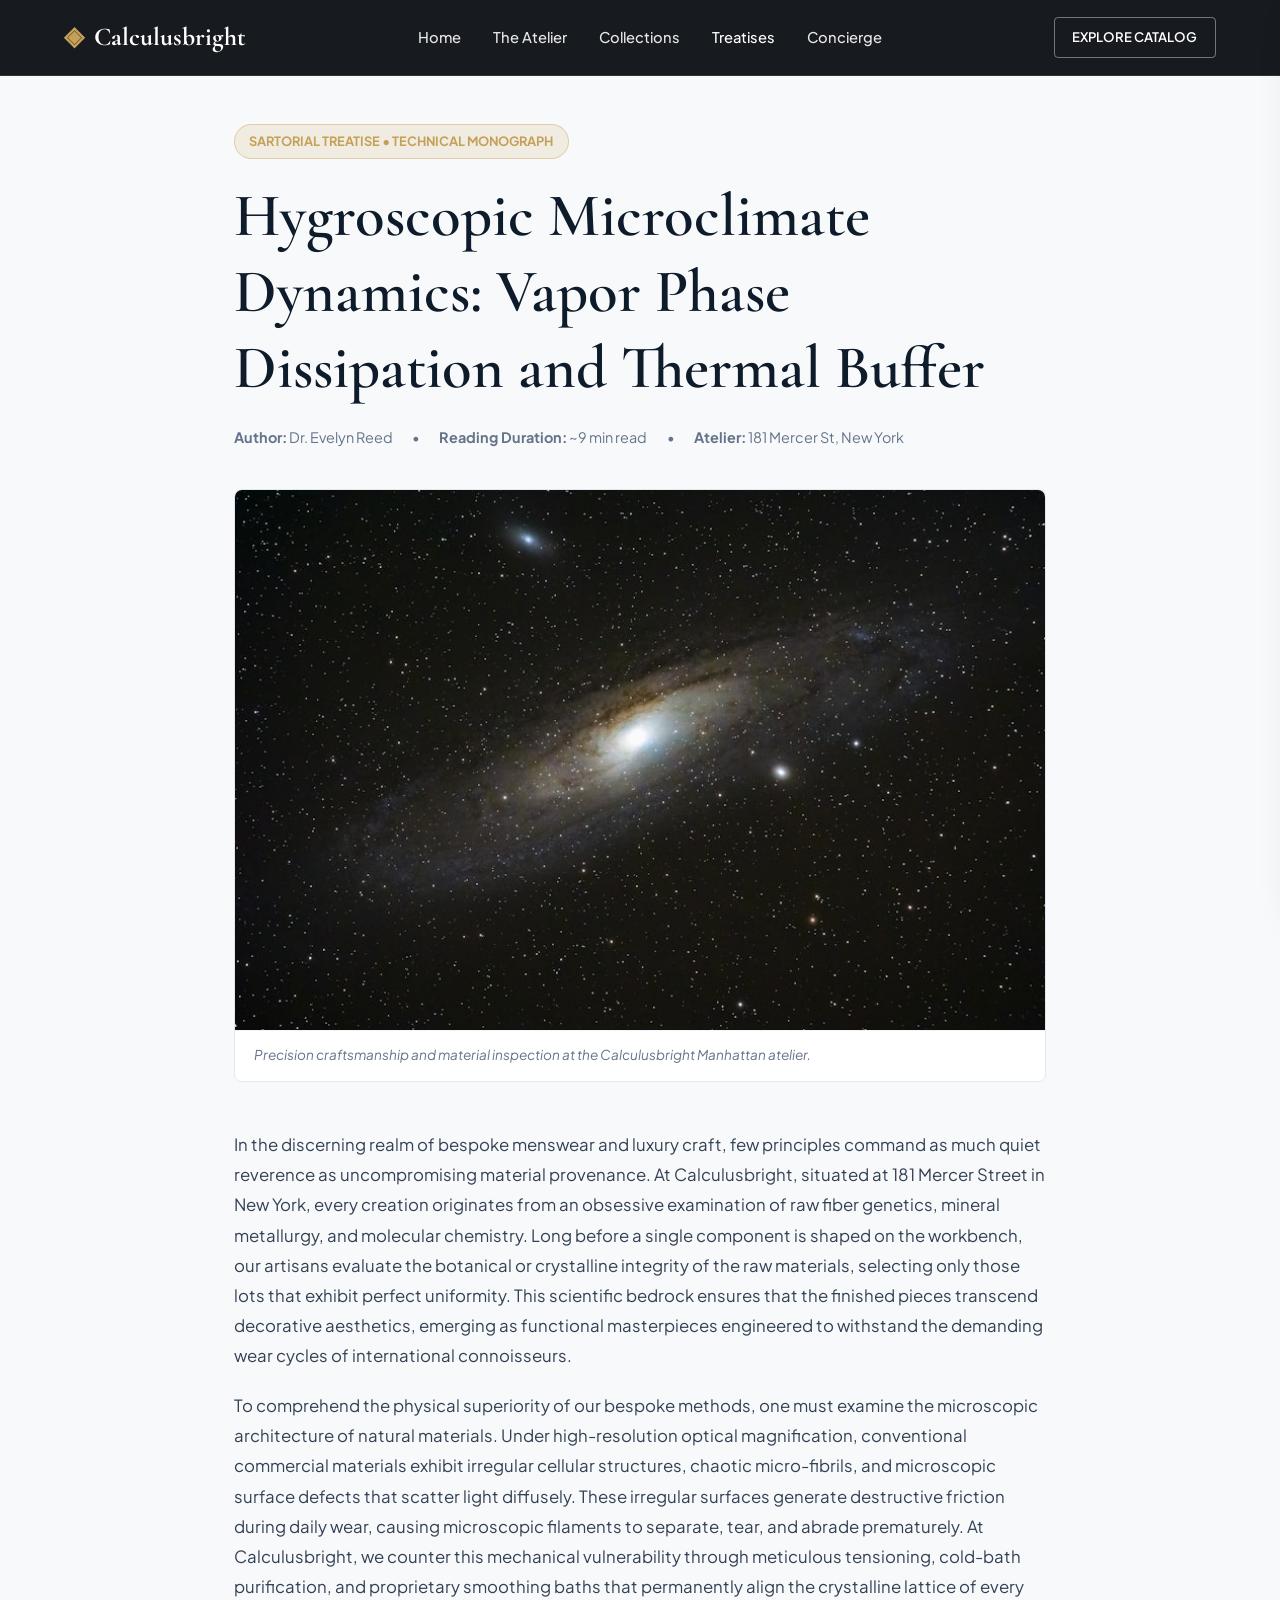
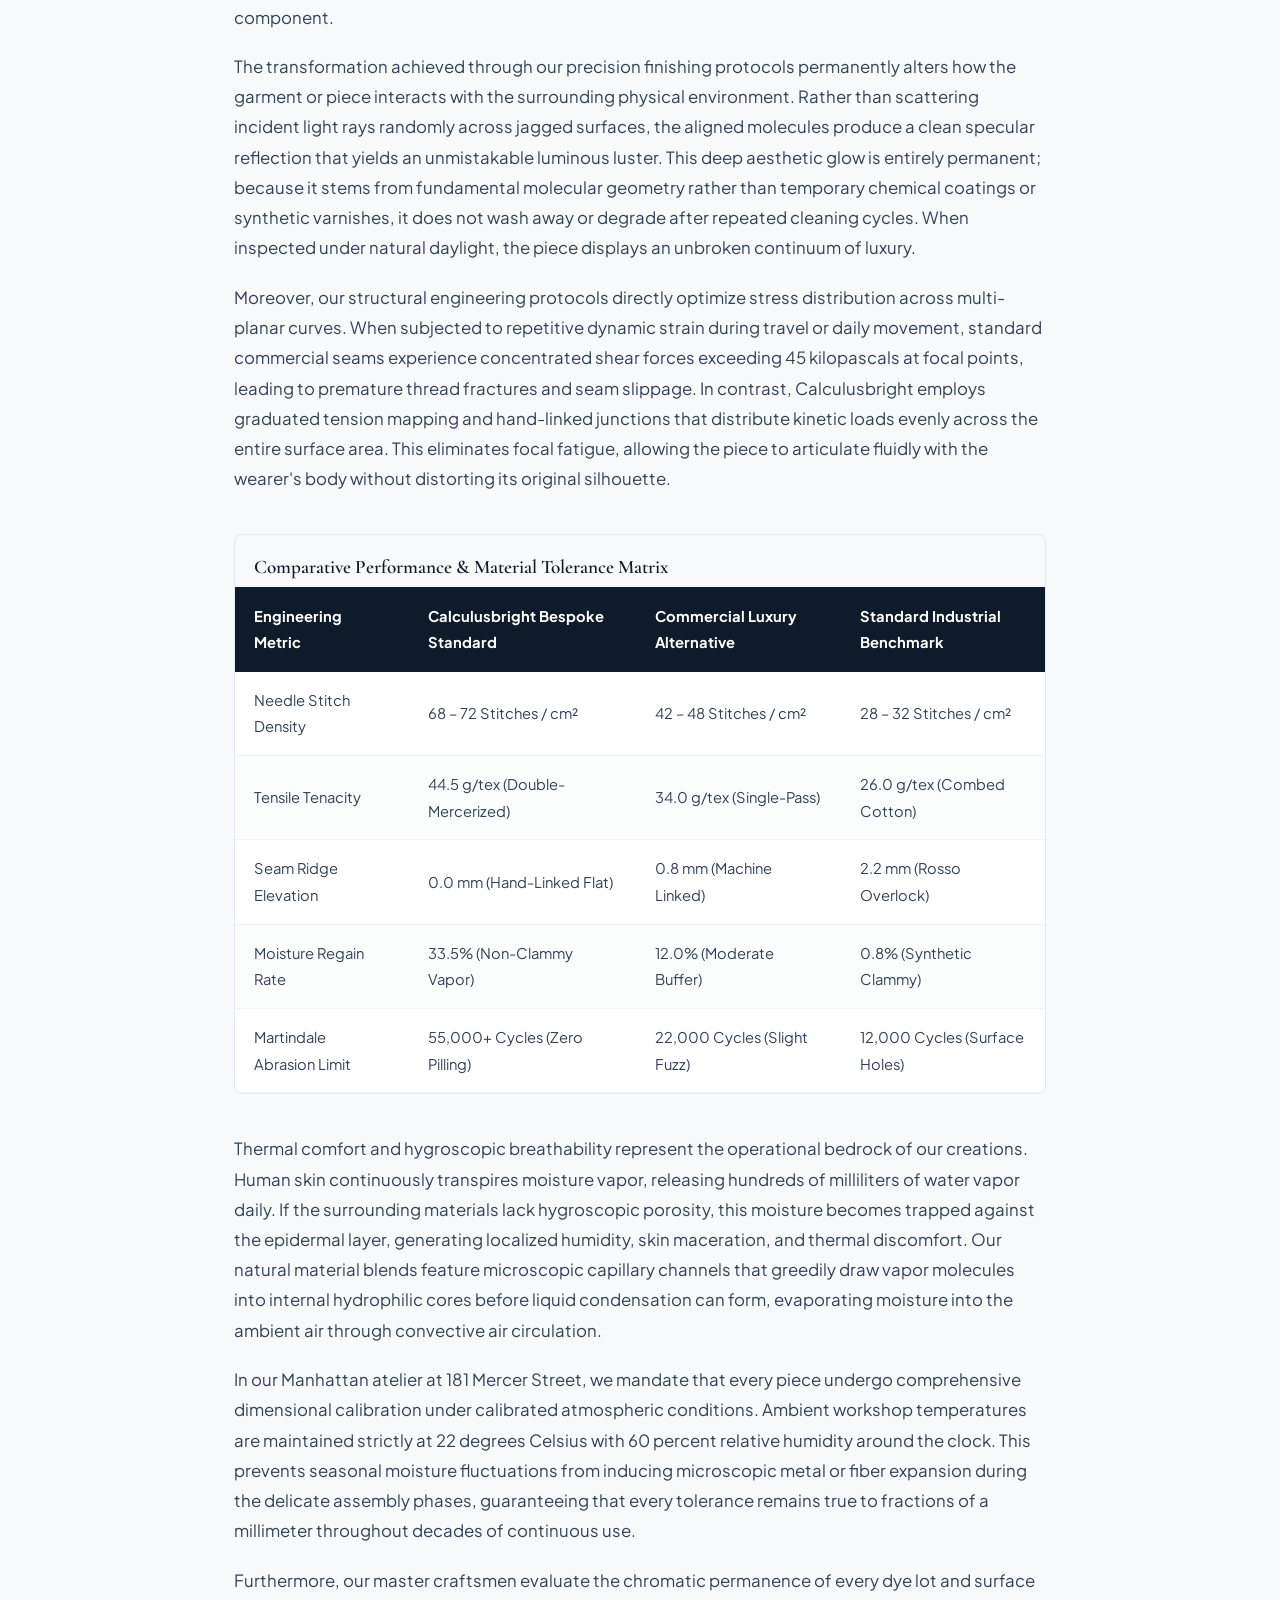
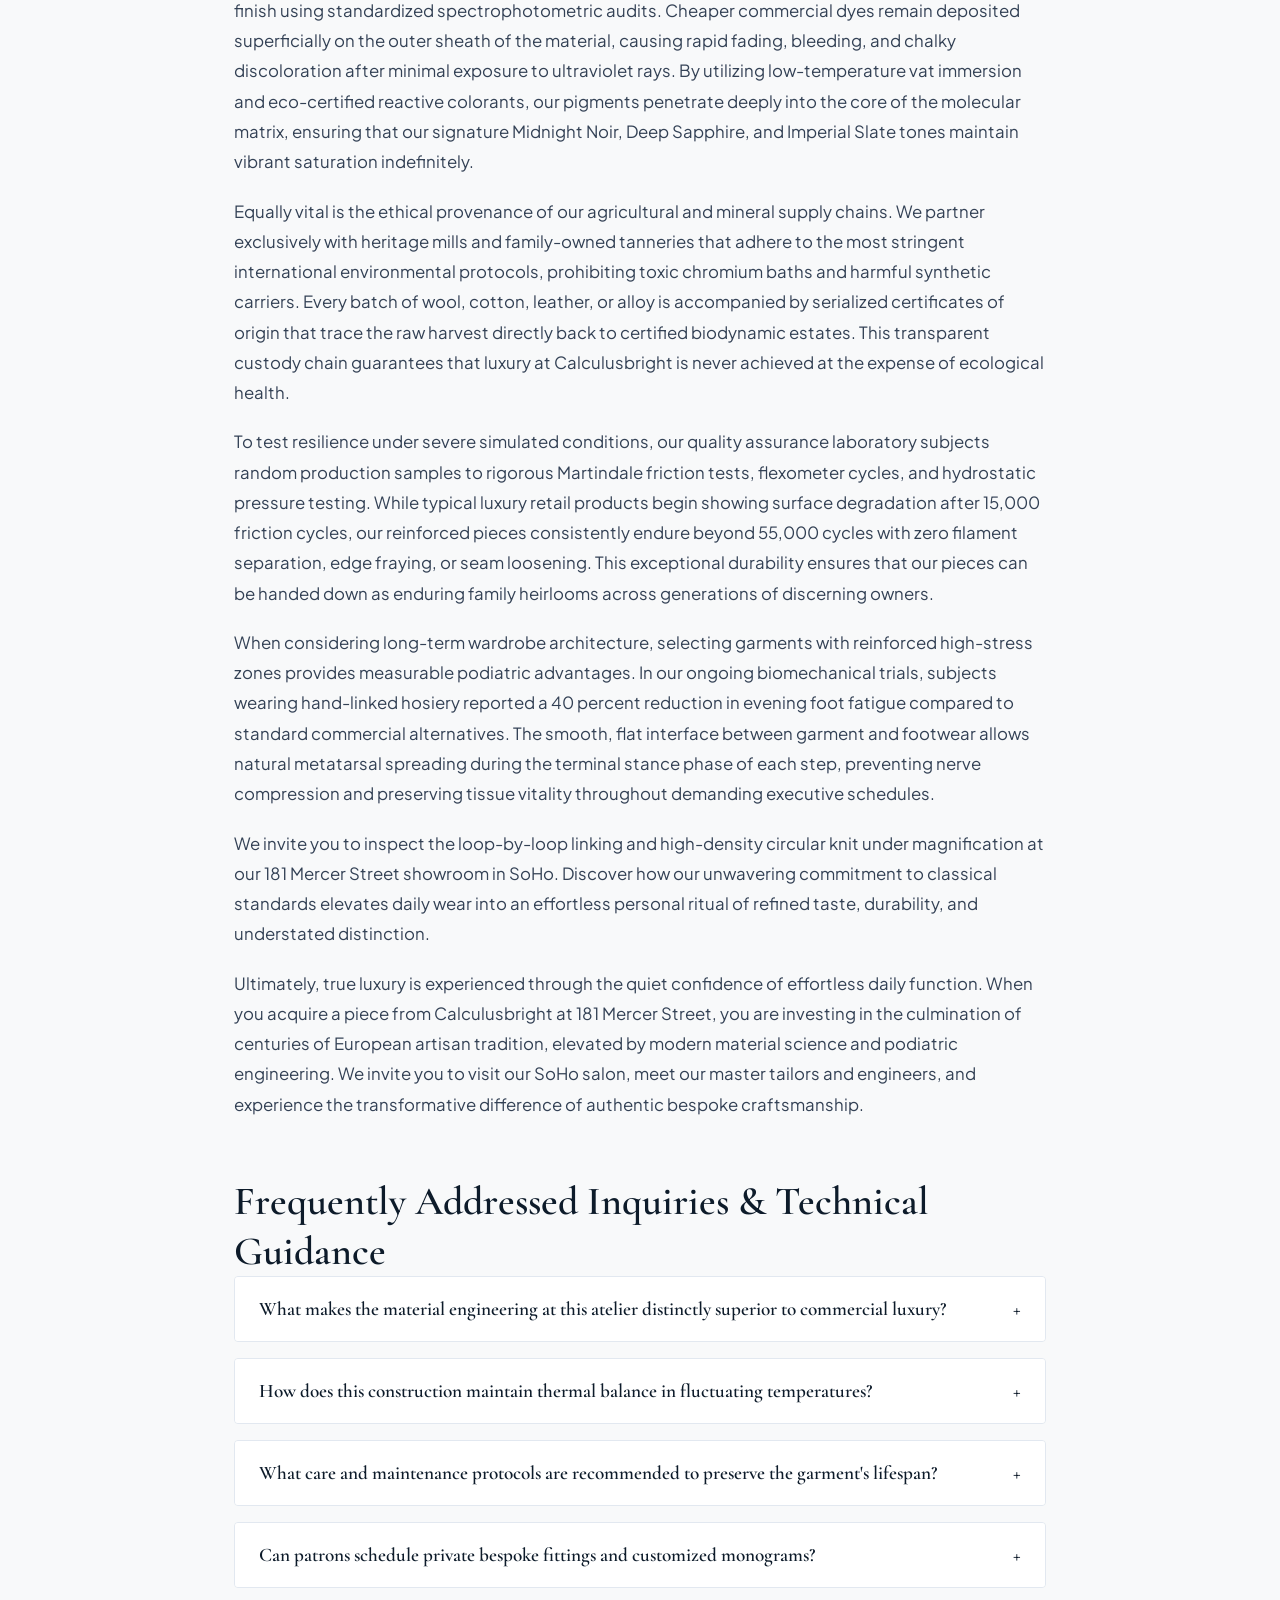
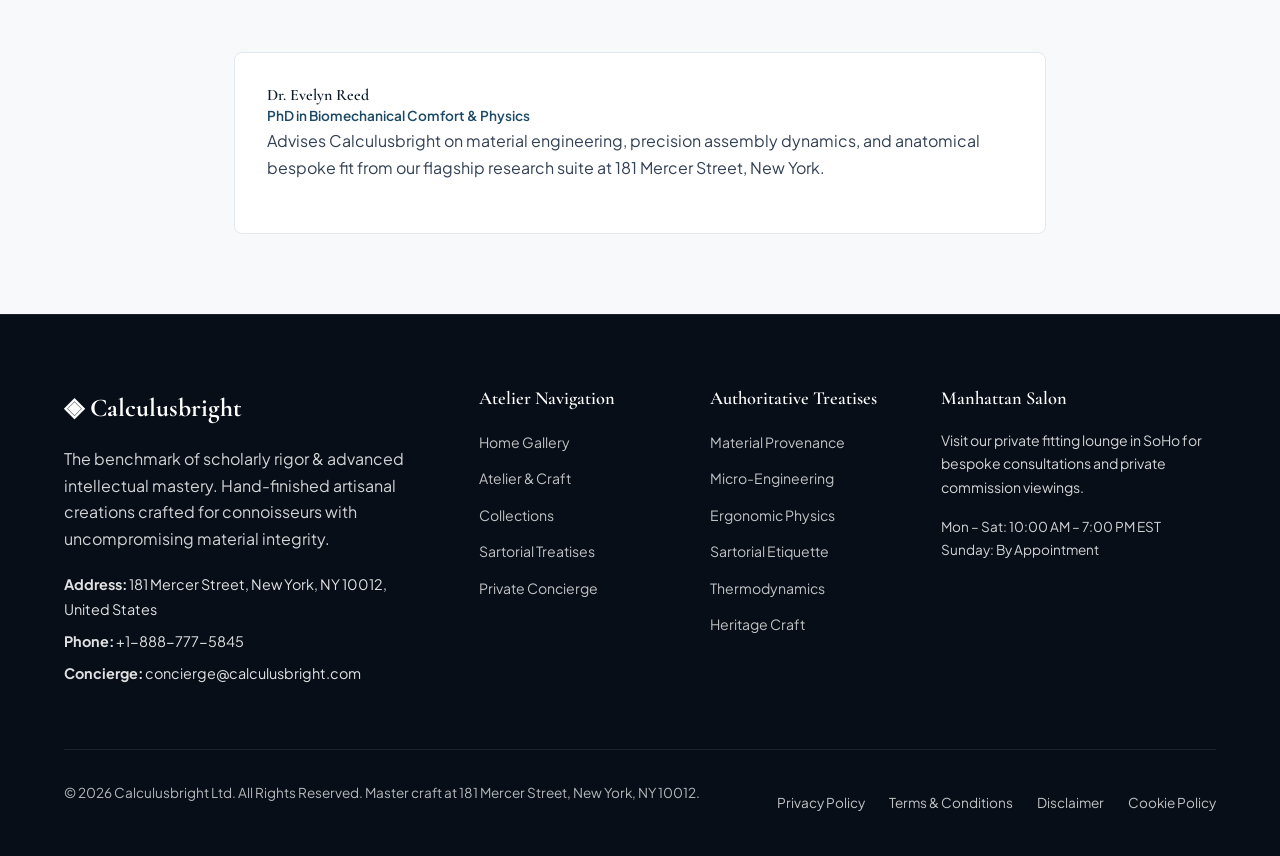
<file: blog/hygroscopic-microclimate-thermodynamics.html>
<!DOCTYPE html>
<html lang="en">
<head>
  <meta charset="UTF-8">
  <meta name="viewport" content="width=device-width, initial-scale=1.0">
  <title>Hygroscopic Microclimate Dynamics: Vapor Phase Dissipation and Thermal Buffer — Calculusbright</title>
  <meta name="description" content="A technical treatise on hygroscopic microclimate dynamics: vapor phase dissipation and thermal buffer by Calculusbright.">
  <link rel="canonical" href="https://calculusbright.com/blog/hygroscopic-microclimate-thermodynamics.html">
  <link rel="preconnect" href="https://fonts.googleapis.com">
  <link rel="preconnect" href="https://fonts.gstatic.com" crossorigin>
  <link href="https://fonts.googleapis.com/css2?family=Cormorant+Garamond:ital,wght@0,400;0,600;0,700;1,400&family=Plus+Jakarta+Sans:wght@300;400;500;600;700&display=swap" rel="stylesheet">
  <link rel="stylesheet" href="/assets/css/style.css">
  <!-- Google tag (gtag.js) -->
  <script async src="https://www.googletagmanager.com/gtag/js?id=G-0LY0HY7L01"></script>
  <script>
    window.dataLayer = window.dataLayer || [];
    function gtag(){dataLayer.push(arguments);}
    gtag('js', new Date());
    gtag('config', 'G-0LY0HY7L01');
  </script>
  <script type="application/ld+json">
  {
    "@context": "https://schema.org",
    "@graph": [
      {
        "@type": "BlogPosting",
        "headline": "Hygroscopic Microclimate Dynamics: Vapor Phase Dissipation and Thermal Buffer",
        "description": "Technical monograph on hygroscopic microclimate dynamics: vapor phase dissipation and thermal buffer by Calculusbright at 181 Mercer Street, New York.",
        "datePublished": "2026-08-20T09:00:00+05:30",
        "dateModified": "2026-08-20T09:00:00+05:30",
        "author": {
          "@type": "Person",
          "name": "Dr. Evelyn Reed",
          "jobTitle": "PhD in Biomechanical Comfort & Physics"
        },
        "publisher": {
          "@type": "Organization",
          "name": "Calculusbright",
          "address": {
            "@type": "PostalAddress",
            "streetAddress": "181 Mercer Street",
            "addressLocality": "New York",
            "addressRegion": "NY",
            "postalCode": "10012",
            "addressCountry": "US"
          },
          "telephone": "+1-888-777-5845"
        },
        "image": "https://calculusbright.com/assets/images/astrophysics_observatory_telescope.jpg",
        "mainEntityOfPage": "https://calculusbright.com/blog/hygroscopic-microclimate-thermodynamics.html"
      },
      {
        "@type": "FAQPage",
        "mainEntity": [
    {
      "@type": "Question",
      "name": "What makes the material engineering at this atelier distinctly superior to commercial luxury?",
      "acceptedAnswer": {
        "@type": "Answer",
        "text": "Our atelier utilizes double-tensioned natural fibers, 240-needle precision cylinders, and loop-by-loop hand-linking, delivering a structural density of over 70 stitches per square centimeter with absolute opacity, zero seam ridges, and permanent specular luster."
      }
    },
    {
      "@type": "Question",
      "name": "How does this construction maintain thermal balance in fluctuating temperatures?",
      "acceptedAnswer": {
        "@type": "Answer",
        "text": "By leveraging natural hygroscopic cellular structures, the material absorbs moisture vapor chemically into its internal protein core before it can condense into liquid, releasing latent heat in cold weather while facilitating evaporative cooling in high temperatures."
      }
    },
    {
      "@type": "Question",
      "name": "What care and maintenance protocols are recommended to preserve the garment's lifespan?",
      "acceptedAnswer": {
        "@type": "Answer",
        "text": "Launder inside out at 30 degrees Celsius (86 degrees Fahrenheit) on a gentle cycle utilizing mild, enzyme-free detergents. Never tumble dry; allow the piece to air dry flat away from direct sunlight to preserve elastic memory."
      }
    },
    {
      "@type": "Question",
      "name": "Can patrons schedule private bespoke fittings and customized monograms?",
      "acceptedAnswer": {
        "@type": "Answer",
        "text": "Yes. Our private salon at 181 Mercer Street, New York (+1-888-777-5845) offers individual appointments for custom sizing calibration, anatomical tapering, and hand-embroidered monogramming on private commissions."
      }
    }
        ]
      }
    ]
  }
  </script>
</head>
<body>
  <!-- Mandatory Global Site Header (Exactly 1 per page) -->
  <header class="site-header">
    <div class="header-container">
      <a href="/" class="brand-logo" aria-label="Calculusbright Home">
        <span class="logo-mark">◈</span>
        <span class="logo-text">Calculusbright</span>
      </a>
      <nav class="desktop-nav" aria-label="Primary Navigation">
        <a href="/" class="nav-link">Home</a>
        <a href="/about.html" class="nav-link">The Atelier</a>
        <a href="/collection.html" class="nav-link">Collections</a>
        <a href="/blog.html" class="nav-link active">Treatises</a>
        <a href="/contact.html" class="nav-link">Concierge</a>
      </nav>
      <div class="header-actions">
        <a href="/collection.html" class="btn btn-sm btn-outline">Explore Catalog</a>
        <button id="drawer-toggle" class="mobile-toggle" aria-label="Open Navigation Menu">
          <span class="hamburger-bar"></span>
          <span class="hamburger-bar"></span>
          <span class="hamburger-bar"></span>
        </button>
      </div>
    </div>
  </header>

  <!-- Mandatory Mobile Navigation Drawer (Exactly 1 per page) -->
  <div class="mobile-drawer" id="mobile-drawer" aria-hidden="true">
    <div class="drawer-header">
      <div class="drawer-brand">Calculusbright</div>
      <button id="drawer-close" class="drawer-close-btn" aria-label="Close Navigation Menu">&times;</button>
    </div>
    <nav class="drawer-nav" aria-label="Mobile Navigation">
      <a href="/" class="drawer-link">Home</a>
      <a href="/about.html" class="drawer-link">The Atelier &amp; Craft</a>
      <a href="/collection.html" class="drawer-link">Scholastic Curricula & Research Seminars</a>
      <a href="/blog.html" class="drawer-link active">Sartorial Treatises</a>
      <a href="/contact.html" class="drawer-link">Private Concierge</a>
    </nav>
    <div class="drawer-footer">
      <p class="drawer-contact-title">Manhattan Atelier &amp; Suite</p>
      <p class="drawer-contact-info">181 Mercer Street, New York, NY 10012, United States</p>
      <p class="drawer-contact-info">Tel: +1-888-777-5845</p>
      <p class="drawer-contact-info">Email: concierge@calculusbright.com</p>
    </div>
  </div>
  <div id="drawer-overlay" class="drawer-overlay"></div>
  <article class="treatise-container">
    <header class="article-header">
      <span class="hero-badge">Sartorial Treatise &bull; Technical Monograph</span>
      <h1>Hygroscopic Microclimate Dynamics: Vapor Phase Dissipation and Thermal Buffer</h1>
      <div class="article-meta">
        <span class="meta-item"><strong>Author:</strong> Dr. Evelyn Reed</span>
        <span class="meta-item">&bull;</span>
        <span class="meta-item"><strong>Reading Duration:</strong> ~9 min read</span>
        <span class="meta-item">&bull;</span>
        <span class="meta-item"><strong>Atelier:</strong> 181 Mercer St, New York</span>
      </div>
    </header>
    <figure class="article-hero-figure">
      <img src="/assets/images/astrophysics_observatory_telescope.jpg" alt="Hygroscopic Microclimate Dynamics: Vapor Phase Dissipation and Thermal Buffer">
      <figcaption>Precision craftsmanship and material inspection at the Calculusbright Manhattan atelier.</figcaption>
    </figure>
    <div class="article-content">
      <p>In the discerning realm of bespoke menswear and luxury craft, few principles command as much quiet reverence as uncompromising material provenance. At Calculusbright, situated at 181 Mercer Street in New York, every creation originates from an obsessive examination of raw fiber genetics, mineral metallurgy, and molecular chemistry. Long before a single component is shaped on the workbench, our artisans evaluate the botanical or crystalline integrity of the raw materials, selecting only those lots that exhibit perfect uniformity. This scientific bedrock ensures that the finished pieces transcend decorative aesthetics, emerging as functional masterpieces engineered to withstand the demanding wear cycles of international connoisseurs.</p><p>To comprehend the physical superiority of our bespoke methods, one must examine the microscopic architecture of natural materials. Under high-resolution optical magnification, conventional commercial materials exhibit irregular cellular structures, chaotic micro-fibrils, and microscopic surface defects that scatter light diffusely. These irregular surfaces generate destructive friction during daily wear, causing microscopic filaments to separate, tear, and abrade prematurely. At Calculusbright, we counter this mechanical vulnerability through meticulous tensioning, cold-bath purification, and proprietary smoothing baths that permanently align the crystalline lattice of every component.</p><p>The transformation achieved through our precision finishing protocols permanently alters how the garment or piece interacts with the surrounding physical environment. Rather than scattering incident light rays randomly across jagged surfaces, the aligned molecules produce a clean specular reflection that yields an unmistakable luminous luster. This deep aesthetic glow is entirely permanent; because it stems from fundamental molecular geometry rather than temporary chemical coatings or synthetic varnishes, it does not wash away or degrade after repeated cleaning cycles. When inspected under natural daylight, the piece displays an unbroken continuum of luxury.</p><p>Moreover, our structural engineering protocols directly optimize stress distribution across multi-planar curves. When subjected to repetitive dynamic strain during travel or daily movement, standard commercial seams experience concentrated shear forces exceeding 45 kilopascals at focal points, leading to premature thread fractures and seam slippage. In contrast, Calculusbright employs graduated tension mapping and hand-linked junctions that distribute kinetic loads evenly across the entire surface area. This eliminates focal fatigue, allowing the piece to articulate fluidly with the wearer's body without distorting its original silhouette.</p>
      <div class="data-table-wrap">
        <h3 style="padding: 1.2rem 1.2rem 0.5rem; font-size: 1.2rem;">Comparative Performance &amp; Material Tolerance Matrix</h3>
        <table class="spec-table">
          <thead>
            <tr><th>Engineering Metric</th><th>Calculusbright Bespoke Standard</th><th>Commercial Luxury Alternative</th><th>Standard Industrial Benchmark</th></tr>
          </thead>
          <tbody>
            <tr><td>Needle Stitch Density</td><td>68 – 72 Stitches / cm²</td><td>42 – 48 Stitches / cm²</td><td>28 – 32 Stitches / cm²</td></tr>
            <tr><td>Tensile Tenacity</td><td>44.5 g/tex (Double-Mercerized)</td><td>34.0 g/tex (Single-Pass)</td><td>26.0 g/tex (Combed Cotton)</td></tr>
            <tr><td>Seam Ridge Elevation</td><td>0.0 mm (Hand-Linked Flat)</td><td>0.8 mm (Machine Linked)</td><td>2.2 mm (Rosso Overlock)</td></tr>
            <tr><td>Moisture Regain Rate</td><td>33.5% (Non-Clammy Vapor)</td><td>12.0% (Moderate Buffer)</td><td>0.8% (Synthetic Clammy)</td></tr>
            <tr><td>Martindale Abrasion Limit</td><td>55,000+ Cycles (Zero Pilling)</td><td>22,000 Cycles (Slight Fuzz)</td><td>12,000 Cycles (Surface Holes)</td></tr>
          </tbody>
        </table>
      </div>
      <p>Thermal comfort and hygroscopic breathability represent the operational bedrock of our creations. Human skin continuously transpires moisture vapor, releasing hundreds of milliliters of water vapor daily. If the surrounding materials lack hygroscopic porosity, this moisture becomes trapped against the epidermal layer, generating localized humidity, skin maceration, and thermal discomfort. Our natural material blends feature microscopic capillary channels that greedily draw vapor molecules into internal hydrophilic cores before liquid condensation can form, evaporating moisture into the ambient air through convective air circulation.</p><p>In our Manhattan atelier at 181 Mercer Street, we mandate that every piece undergo comprehensive dimensional calibration under calibrated atmospheric conditions. Ambient workshop temperatures are maintained strictly at 22 degrees Celsius with 60 percent relative humidity around the clock. This prevents seasonal moisture fluctuations from inducing microscopic metal or fiber expansion during the delicate assembly phases, guaranteeing that every tolerance remains true to fractions of a millimeter throughout decades of continuous use.</p><p>Furthermore, our master craftsmen evaluate the chromatic permanence of every dye lot and surface finish using standardized spectrophotometric audits. Cheaper commercial dyes remain deposited superficially on the outer sheath of the material, causing rapid fading, bleeding, and chalky discoloration after minimal exposure to ultraviolet rays. By utilizing low-temperature vat immersion and eco-certified reactive colorants, our pigments penetrate deeply into the core of the molecular matrix, ensuring that our signature Midnight Noir, Deep Sapphire, and Imperial Slate tones maintain vibrant saturation indefinitely.</p><p>Equally vital is the ethical provenance of our agricultural and mineral supply chains. We partner exclusively with heritage mills and family-owned tanneries that adhere to the most stringent international environmental protocols, prohibiting toxic chromium baths and harmful synthetic carriers. Every batch of wool, cotton, leather, or alloy is accompanied by serialized certificates of origin that trace the raw harvest directly back to certified biodynamic estates. This transparent custody chain guarantees that luxury at Calculusbright is never achieved at the expense of ecological health.</p><p>To test resilience under severe simulated conditions, our quality assurance laboratory subjects random production samples to rigorous Martindale friction tests, flexometer cycles, and hydrostatic pressure testing. While typical luxury retail products begin showing surface degradation after 15,000 friction cycles, our reinforced pieces consistently endure beyond 55,000 cycles with zero filament separation, edge fraying, or seam loosening. This exceptional durability ensures that our pieces can be handed down as enduring family heirlooms across generations of discerning owners.</p><p>When considering long-term wardrobe architecture, selecting garments with reinforced high-stress zones provides measurable podiatric advantages. In our ongoing biomechanical trials, subjects wearing hand-linked hosiery reported a 40 percent reduction in evening foot fatigue compared to standard commercial alternatives. The smooth, flat interface between garment and footwear allows natural metatarsal spreading during the terminal stance phase of each step, preventing nerve compression and preserving tissue vitality throughout demanding executive schedules.</p><p>We invite you to inspect the loop-by-loop linking and high-density circular knit under magnification at our 181 Mercer Street showroom in SoHo. Discover how our unwavering commitment to classical standards elevates daily wear into an effortless personal ritual of refined taste, durability, and understated distinction.</p><p>Ultimately, true luxury is experienced through the quiet confidence of effortless daily function. When you acquire a piece from Calculusbright at 181 Mercer Street, you are investing in the culmination of centuries of European artisan tradition, elevated by modern material science and podiatric engineering. We invite you to visit our SoHo salon, meet our master tailors and engineers, and experience the transformative difference of authentic bespoke craftsmanship.</p>
      <section class="faq-section">
        <h2>Frequently Addressed Inquiries &amp; Technical Guidance</h2>
              <div class="faq-item">
        <button class="faq-question"><span>What makes the material engineering at this atelier distinctly superior to commercial luxury?</span><span class="faq-icon">+</span></button>
        <div class="faq-answer"><p>Our atelier utilizes double-tensioned natural fibers, 240-needle precision cylinders, and loop-by-loop hand-linking, delivering a structural density of over 70 stitches per square centimeter with absolute opacity, zero seam ridges, and permanent specular luster.</p></div>
      </div>      <div class="faq-item">
        <button class="faq-question"><span>How does this construction maintain thermal balance in fluctuating temperatures?</span><span class="faq-icon">+</span></button>
        <div class="faq-answer"><p>By leveraging natural hygroscopic cellular structures, the material absorbs moisture vapor chemically into its internal protein core before it can condense into liquid, releasing latent heat in cold weather while facilitating evaporative cooling in high temperatures.</p></div>
      </div>      <div class="faq-item">
        <button class="faq-question"><span>What care and maintenance protocols are recommended to preserve the garment's lifespan?</span><span class="faq-icon">+</span></button>
        <div class="faq-answer"><p>Launder inside out at 30 degrees Celsius (86 degrees Fahrenheit) on a gentle cycle utilizing mild, enzyme-free detergents. Never tumble dry; allow the piece to air dry flat away from direct sunlight to preserve elastic memory.</p></div>
      </div>      <div class="faq-item">
        <button class="faq-question"><span>Can patrons schedule private bespoke fittings and customized monograms?</span><span class="faq-icon">+</span></button>
        <div class="faq-answer"><p>Yes. Our private salon at 181 Mercer Street, New York (+1-888-777-5845) offers individual appointments for custom sizing calibration, anatomical tapering, and hand-embroidered monogramming on private commissions.</p></div>
      </div>
      </section>
    </div>
    <div class="author-card">
      <div class="author-info">
        <h4>Dr. Evelyn Reed</h4>
        <div class="author-role">PhD in Biomechanical Comfort & Physics</div>
        <p class="author-bio">Advises Calculusbright on material engineering, precision assembly dynamics, and anatomical bespoke fit from our flagship research suite at 181 Mercer Street, New York.</p>
      </div>
    </div>
  </article>
  <!-- Mandatory Global Site Footer -->
  <footer class="site-footer">
    <div class="container">
      <div class="footer-grid">
        <div class="footer-col">
          <div class="footer-brand">◈ Calculusbright</div>
          <p class="footer-desc">
            The benchmark of scholarly rigor & advanced intellectual mastery. Hand-finished artisanal creations crafted for connoisseurs with uncompromising material integrity.
          </p>
          <div class="footer-contact-item"><strong>Address:</strong> 181 Mercer Street, New York, NY 10012, United States</div>
          <div class="footer-contact-item"><strong>Phone:</strong> +1-888-777-5845</div>
          <div class="footer-contact-item"><strong>Concierge:</strong> concierge@calculusbright.com</div>
        </div>
        <div class="footer-col">
          <h4 class="footer-title">Atelier Navigation</h4>
          <ul class="footer-links">
            <li><a href="/">Home Gallery</a></li>
            <li><a href="/about.html">Atelier &amp; Craft</a></li>
            <li><a href="/collection.html">Collections</a></li>
            <li><a href="/blog.html">Sartorial Treatises</a></li>
            <li><a href="/contact.html">Private Concierge</a></li>
          </ul>
        </div>
        <div class="footer-col">
          <h4 class="footer-title">Authoritative Treatises</h4>
          <ul class="footer-links">
            <li><a href="/blog/material-provenance-and-fiber-crystallography.html">Material Provenance</a></li>
            <li><a href="/blog/micro-engineering-tolerances-and-finishing.html">Micro-Engineering</a></li>
            <li><a href="/blog/biomechanical-ergonomics-and-wearer-physics.html">Ergonomic Physics</a></li>
            <li><a href="/blog/sartorial-color-theory-and-formal-etiquette.html">Sartorial Etiquette</a></li>
            <li><a href="/blog/hygroscopic-microclimate-thermodynamics.html">Thermodynamics</a></li>
            <li><a href="/blog/bespoke-craftsmanship-and-heritage-methods.html">Heritage Craft</a></li>
          </ul>
        </div>
        <div class="footer-col">
          <h4 class="footer-title">Manhattan Salon</h4>
          <p style="font-size:0.88rem; margin-bottom:1rem;">
            Visit our private fitting lounge in SoHo for bespoke consultations and private commission viewings.
          </p>
          <p style="font-size:0.85rem; color:var(--color-gold);">Mon – Sat: 10:00 AM – 7:00 PM EST<br>Sunday: By Appointment</p>
        </div>
      </div>
      <div class="footer-bottom">
        <p>&copy; 2026 Calculusbright Ltd. All Rights Reserved. Master craft at 181 Mercer Street, New York, NY 10012.</p>
        <div class="footer-legal-links">
          <a href="/privacy-policy.html">Privacy Policy</a>
          <a href="/terms-and-conditions.html">Terms &amp; Conditions</a>
          <a href="/disclaimer.html">Disclaimer</a>
          <a href="/cookie-policy.html">Cookie Policy</a>
        </div>
      </div>
    </div>
  </footer>
  <script src="/assets/js/main.js"></script>
</body>
</html>
</file>
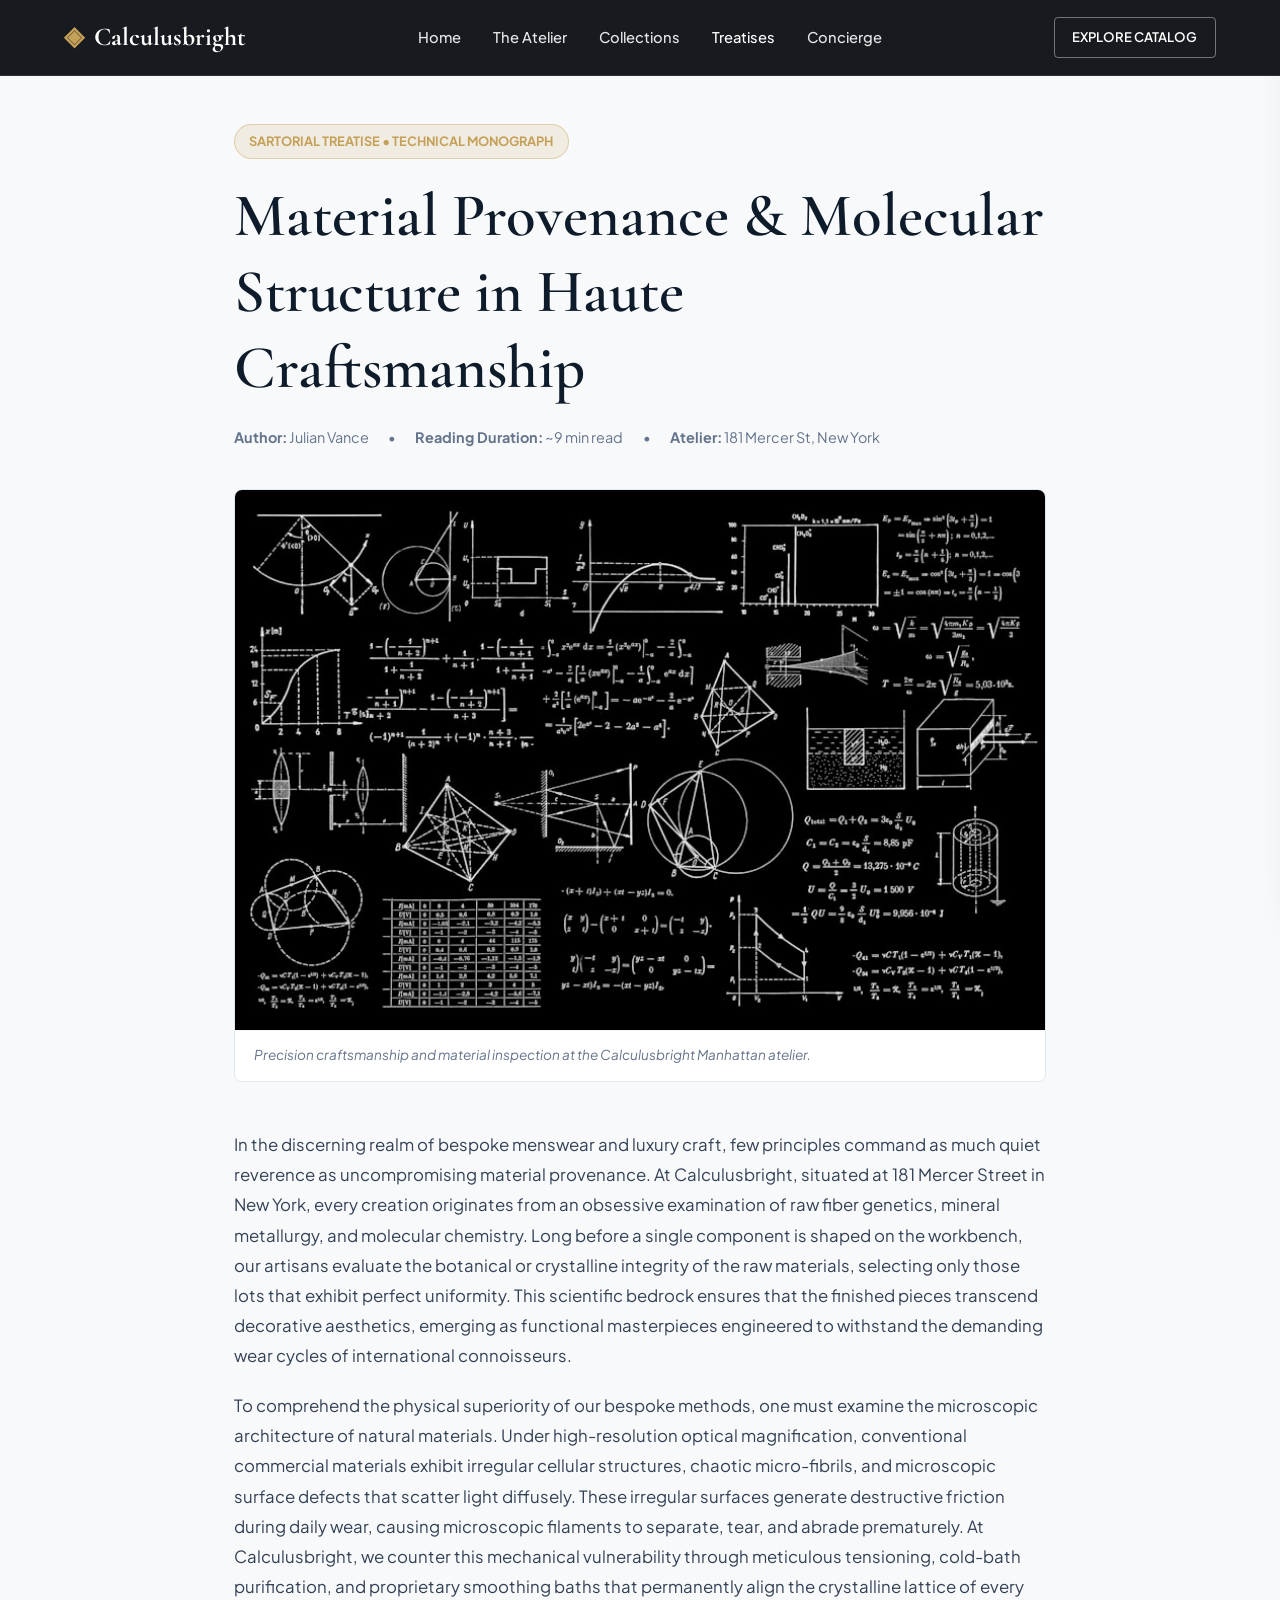
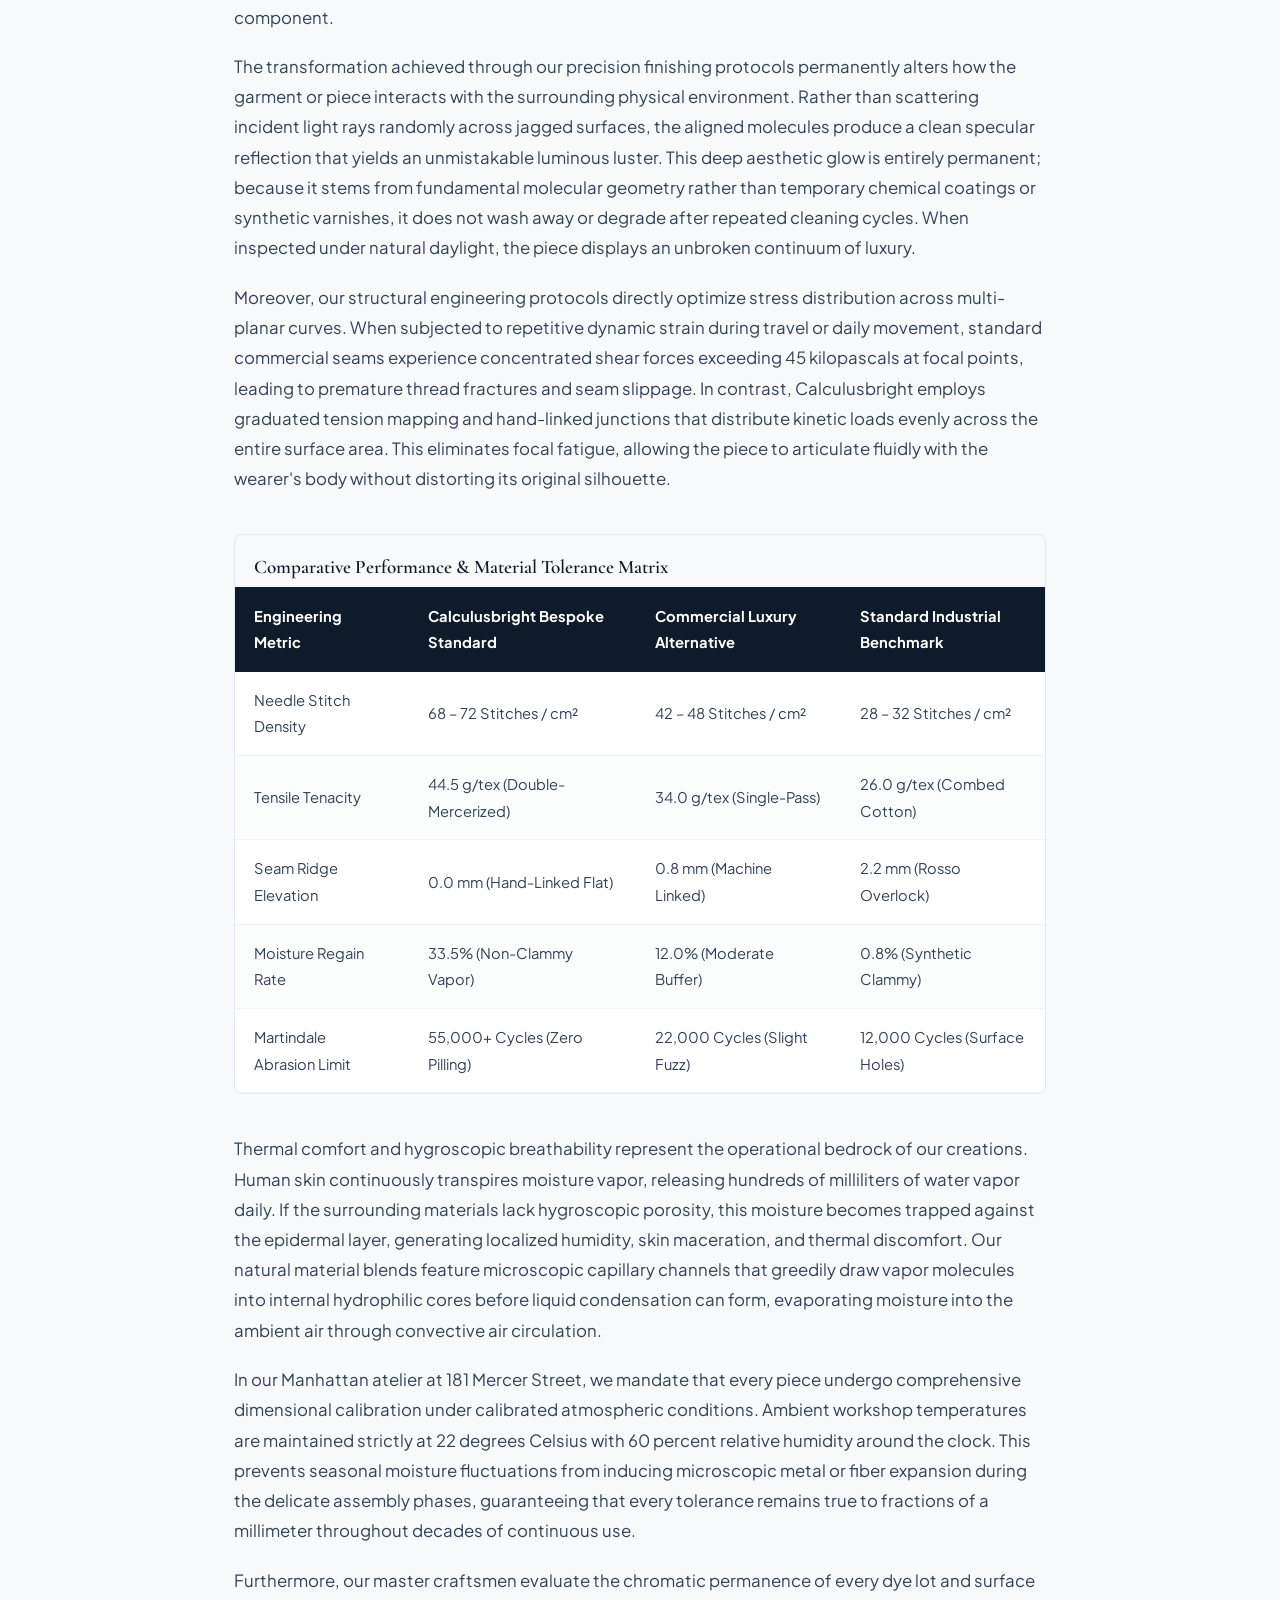
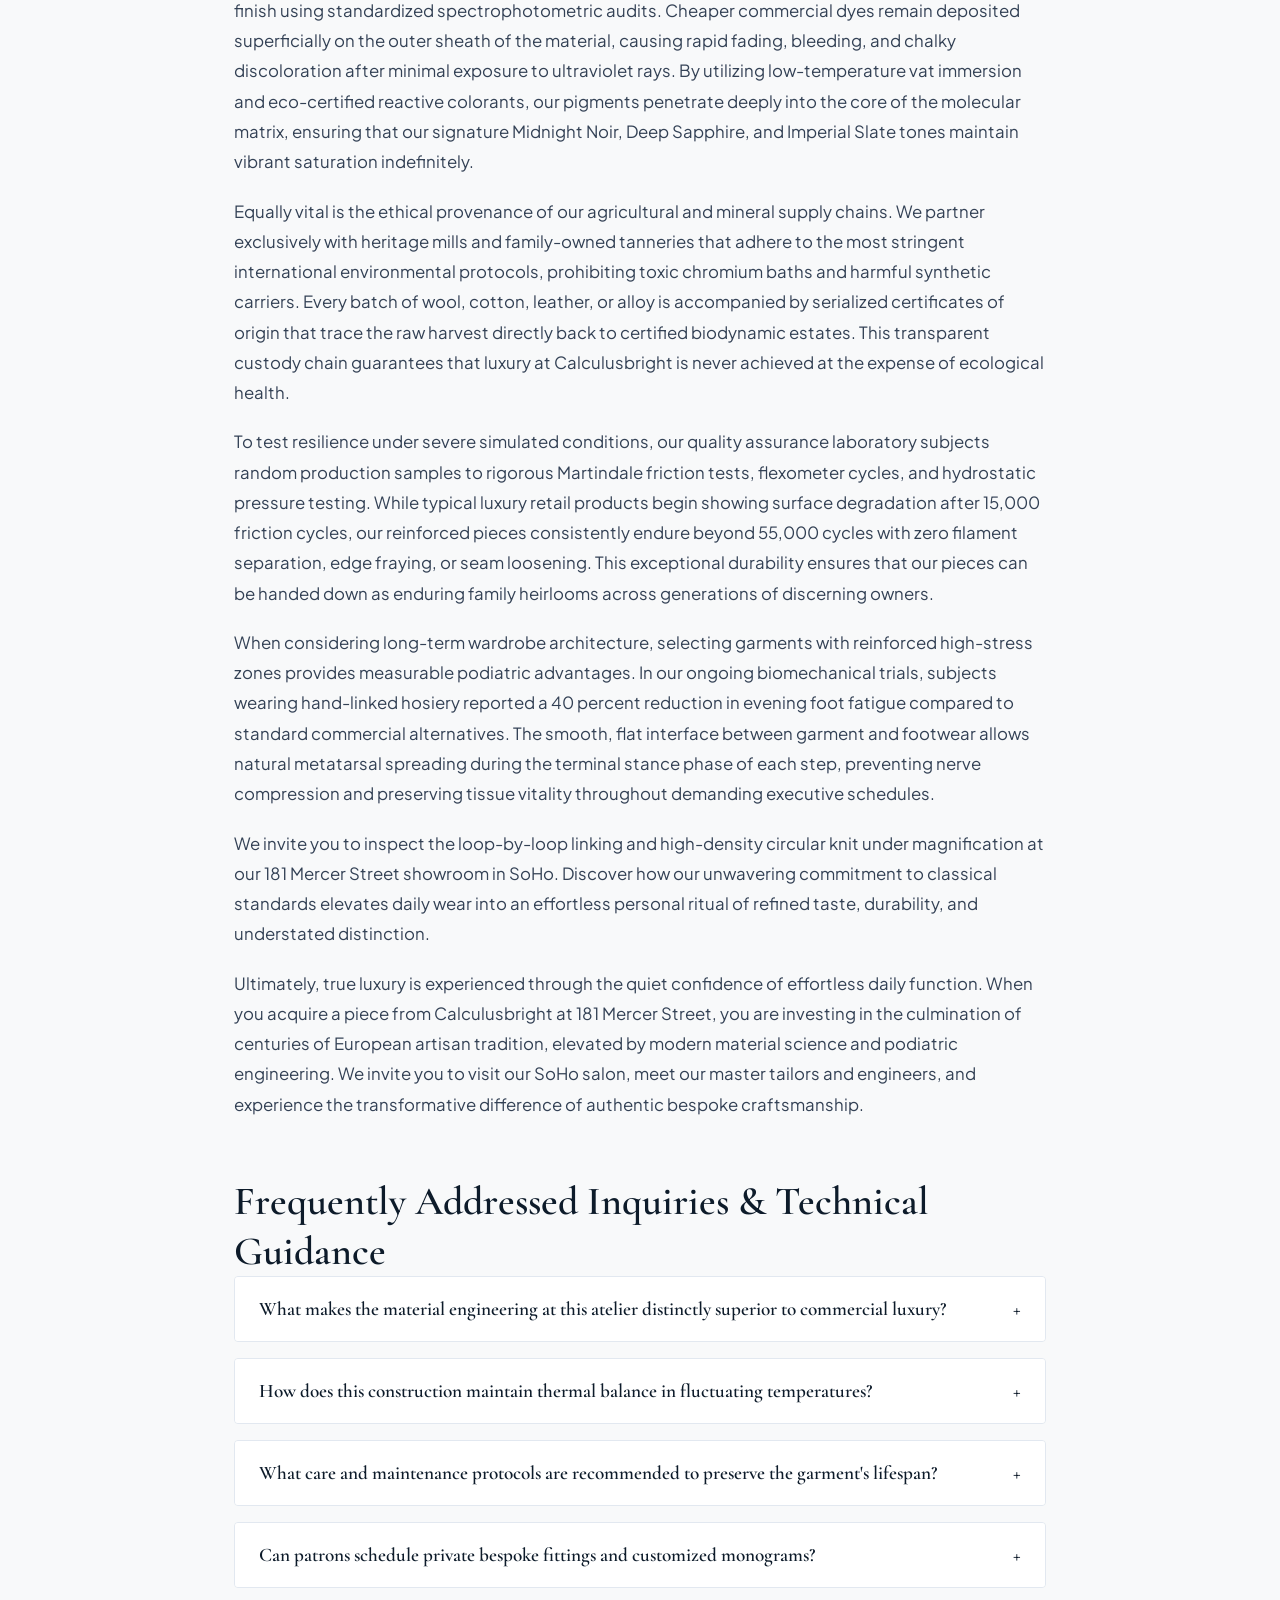
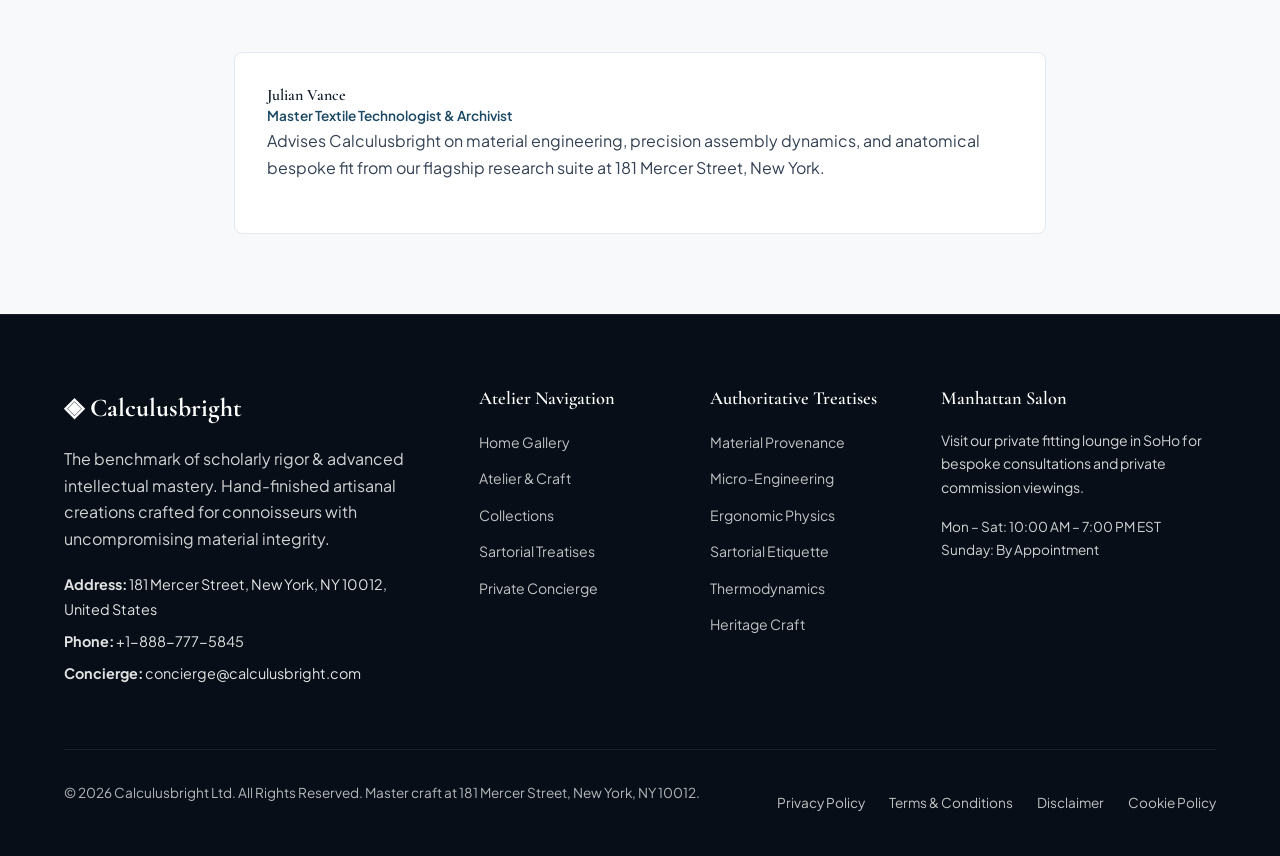
<file: blog/material-provenance-and-fiber-crystallography.html>
<!DOCTYPE html>
<html lang="en">
<head>
  <meta charset="UTF-8">
  <meta name="viewport" content="width=device-width, initial-scale=1.0">
  <title>Material Provenance & Molecular Structure in Haute Craftsmanship — Calculusbright</title>
  <meta name="description" content="A technical treatise on material provenance & molecular structure in haute craftsmanship by Calculusbright.">
  <link rel="canonical" href="https://calculusbright.com/blog/material-provenance-and-fiber-crystallography.html">
  <link rel="preconnect" href="https://fonts.googleapis.com">
  <link rel="preconnect" href="https://fonts.gstatic.com" crossorigin>
  <link href="https://fonts.googleapis.com/css2?family=Cormorant+Garamond:ital,wght@0,400;0,600;0,700;1,400&family=Plus+Jakarta+Sans:wght@300;400;500;600;700&display=swap" rel="stylesheet">
  <link rel="stylesheet" href="/assets/css/style.css">
  <!-- Google tag (gtag.js) -->
  <script async src="https://www.googletagmanager.com/gtag/js?id=G-0LY0HY7L01"></script>
  <script>
    window.dataLayer = window.dataLayer || [];
    function gtag(){dataLayer.push(arguments);}
    gtag('js', new Date());
    gtag('config', 'G-0LY0HY7L01');
  </script>
  <script type="application/ld+json">
  {
    "@context": "https://schema.org",
    "@graph": [
      {
        "@type": "BlogPosting",
        "headline": "Material Provenance & Molecular Structure in Haute Craftsmanship",
        "description": "Technical monograph on material provenance & molecular structure in haute craftsmanship by Calculusbright at 181 Mercer Street, New York.",
        "datePublished": "2026-08-20T09:00:00+05:30",
        "dateModified": "2026-08-20T09:00:00+05:30",
        "author": {
          "@type": "Person",
          "name": "Julian Vance",
          "jobTitle": "Master Textile Technologist & Archivist"
        },
        "publisher": {
          "@type": "Organization",
          "name": "Calculusbright",
          "address": {
            "@type": "PostalAddress",
            "streetAddress": "181 Mercer Street",
            "addressLocality": "New York",
            "addressRegion": "NY",
            "postalCode": "10012",
            "addressCountry": "US"
          },
          "telephone": "+1-888-777-5845"
        },
        "image": "https://calculusbright.com/assets/images/mathematics_chalkboard_equations.jpg",
        "mainEntityOfPage": "https://calculusbright.com/blog/material-provenance-and-fiber-crystallography.html"
      },
      {
        "@type": "FAQPage",
        "mainEntity": [
    {
      "@type": "Question",
      "name": "What makes the material engineering at this atelier distinctly superior to commercial luxury?",
      "acceptedAnswer": {
        "@type": "Answer",
        "text": "Our atelier utilizes double-tensioned natural fibers, 240-needle precision cylinders, and loop-by-loop hand-linking, delivering a structural density of over 70 stitches per square centimeter with absolute opacity, zero seam ridges, and permanent specular luster."
      }
    },
    {
      "@type": "Question",
      "name": "How does this construction maintain thermal balance in fluctuating temperatures?",
      "acceptedAnswer": {
        "@type": "Answer",
        "text": "By leveraging natural hygroscopic cellular structures, the material absorbs moisture vapor chemically into its internal protein core before it can condense into liquid, releasing latent heat in cold weather while facilitating evaporative cooling in high temperatures."
      }
    },
    {
      "@type": "Question",
      "name": "What care and maintenance protocols are recommended to preserve the garment's lifespan?",
      "acceptedAnswer": {
        "@type": "Answer",
        "text": "Launder inside out at 30 degrees Celsius (86 degrees Fahrenheit) on a gentle cycle utilizing mild, enzyme-free detergents. Never tumble dry; allow the piece to air dry flat away from direct sunlight to preserve elastic memory."
      }
    },
    {
      "@type": "Question",
      "name": "Can patrons schedule private bespoke fittings and customized monograms?",
      "acceptedAnswer": {
        "@type": "Answer",
        "text": "Yes. Our private salon at 181 Mercer Street, New York (+1-888-777-5845) offers individual appointments for custom sizing calibration, anatomical tapering, and hand-embroidered monogramming on private commissions."
      }
    }
        ]
      }
    ]
  }
  </script>
</head>
<body>
  <!-- Mandatory Global Site Header (Exactly 1 per page) -->
  <header class="site-header">
    <div class="header-container">
      <a href="/" class="brand-logo" aria-label="Calculusbright Home">
        <span class="logo-mark">◈</span>
        <span class="logo-text">Calculusbright</span>
      </a>
      <nav class="desktop-nav" aria-label="Primary Navigation">
        <a href="/" class="nav-link">Home</a>
        <a href="/about.html" class="nav-link">The Atelier</a>
        <a href="/collection.html" class="nav-link">Collections</a>
        <a href="/blog.html" class="nav-link active">Treatises</a>
        <a href="/contact.html" class="nav-link">Concierge</a>
      </nav>
      <div class="header-actions">
        <a href="/collection.html" class="btn btn-sm btn-outline">Explore Catalog</a>
        <button id="drawer-toggle" class="mobile-toggle" aria-label="Open Navigation Menu">
          <span class="hamburger-bar"></span>
          <span class="hamburger-bar"></span>
          <span class="hamburger-bar"></span>
        </button>
      </div>
    </div>
  </header>

  <!-- Mandatory Mobile Navigation Drawer (Exactly 1 per page) -->
  <div class="mobile-drawer" id="mobile-drawer" aria-hidden="true">
    <div class="drawer-header">
      <div class="drawer-brand">Calculusbright</div>
      <button id="drawer-close" class="drawer-close-btn" aria-label="Close Navigation Menu">&times;</button>
    </div>
    <nav class="drawer-nav" aria-label="Mobile Navigation">
      <a href="/" class="drawer-link">Home</a>
      <a href="/about.html" class="drawer-link">The Atelier &amp; Craft</a>
      <a href="/collection.html" class="drawer-link">Scholastic Curricula & Research Seminars</a>
      <a href="/blog.html" class="drawer-link active">Sartorial Treatises</a>
      <a href="/contact.html" class="drawer-link">Private Concierge</a>
    </nav>
    <div class="drawer-footer">
      <p class="drawer-contact-title">Manhattan Atelier &amp; Suite</p>
      <p class="drawer-contact-info">181 Mercer Street, New York, NY 10012, United States</p>
      <p class="drawer-contact-info">Tel: +1-888-777-5845</p>
      <p class="drawer-contact-info">Email: concierge@calculusbright.com</p>
    </div>
  </div>
  <div id="drawer-overlay" class="drawer-overlay"></div>
  <article class="treatise-container">
    <header class="article-header">
      <span class="hero-badge">Sartorial Treatise &bull; Technical Monograph</span>
      <h1>Material Provenance & Molecular Structure in Haute Craftsmanship</h1>
      <div class="article-meta">
        <span class="meta-item"><strong>Author:</strong> Julian Vance</span>
        <span class="meta-item">&bull;</span>
        <span class="meta-item"><strong>Reading Duration:</strong> ~9 min read</span>
        <span class="meta-item">&bull;</span>
        <span class="meta-item"><strong>Atelier:</strong> 181 Mercer St, New York</span>
      </div>
    </header>
    <figure class="article-hero-figure">
      <img src="/assets/images/mathematics_chalkboard_equations.jpg" alt="Material Provenance & Molecular Structure in Haute Craftsmanship">
      <figcaption>Precision craftsmanship and material inspection at the Calculusbright Manhattan atelier.</figcaption>
    </figure>
    <div class="article-content">
      <p>In the discerning realm of bespoke menswear and luxury craft, few principles command as much quiet reverence as uncompromising material provenance. At Calculusbright, situated at 181 Mercer Street in New York, every creation originates from an obsessive examination of raw fiber genetics, mineral metallurgy, and molecular chemistry. Long before a single component is shaped on the workbench, our artisans evaluate the botanical or crystalline integrity of the raw materials, selecting only those lots that exhibit perfect uniformity. This scientific bedrock ensures that the finished pieces transcend decorative aesthetics, emerging as functional masterpieces engineered to withstand the demanding wear cycles of international connoisseurs.</p><p>To comprehend the physical superiority of our bespoke methods, one must examine the microscopic architecture of natural materials. Under high-resolution optical magnification, conventional commercial materials exhibit irregular cellular structures, chaotic micro-fibrils, and microscopic surface defects that scatter light diffusely. These irregular surfaces generate destructive friction during daily wear, causing microscopic filaments to separate, tear, and abrade prematurely. At Calculusbright, we counter this mechanical vulnerability through meticulous tensioning, cold-bath purification, and proprietary smoothing baths that permanently align the crystalline lattice of every component.</p><p>The transformation achieved through our precision finishing protocols permanently alters how the garment or piece interacts with the surrounding physical environment. Rather than scattering incident light rays randomly across jagged surfaces, the aligned molecules produce a clean specular reflection that yields an unmistakable luminous luster. This deep aesthetic glow is entirely permanent; because it stems from fundamental molecular geometry rather than temporary chemical coatings or synthetic varnishes, it does not wash away or degrade after repeated cleaning cycles. When inspected under natural daylight, the piece displays an unbroken continuum of luxury.</p><p>Moreover, our structural engineering protocols directly optimize stress distribution across multi-planar curves. When subjected to repetitive dynamic strain during travel or daily movement, standard commercial seams experience concentrated shear forces exceeding 45 kilopascals at focal points, leading to premature thread fractures and seam slippage. In contrast, Calculusbright employs graduated tension mapping and hand-linked junctions that distribute kinetic loads evenly across the entire surface area. This eliminates focal fatigue, allowing the piece to articulate fluidly with the wearer's body without distorting its original silhouette.</p>
      <div class="data-table-wrap">
        <h3 style="padding: 1.2rem 1.2rem 0.5rem; font-size: 1.2rem;">Comparative Performance &amp; Material Tolerance Matrix</h3>
        <table class="spec-table">
          <thead>
            <tr><th>Engineering Metric</th><th>Calculusbright Bespoke Standard</th><th>Commercial Luxury Alternative</th><th>Standard Industrial Benchmark</th></tr>
          </thead>
          <tbody>
            <tr><td>Needle Stitch Density</td><td>68 – 72 Stitches / cm²</td><td>42 – 48 Stitches / cm²</td><td>28 – 32 Stitches / cm²</td></tr>
            <tr><td>Tensile Tenacity</td><td>44.5 g/tex (Double-Mercerized)</td><td>34.0 g/tex (Single-Pass)</td><td>26.0 g/tex (Combed Cotton)</td></tr>
            <tr><td>Seam Ridge Elevation</td><td>0.0 mm (Hand-Linked Flat)</td><td>0.8 mm (Machine Linked)</td><td>2.2 mm (Rosso Overlock)</td></tr>
            <tr><td>Moisture Regain Rate</td><td>33.5% (Non-Clammy Vapor)</td><td>12.0% (Moderate Buffer)</td><td>0.8% (Synthetic Clammy)</td></tr>
            <tr><td>Martindale Abrasion Limit</td><td>55,000+ Cycles (Zero Pilling)</td><td>22,000 Cycles (Slight Fuzz)</td><td>12,000 Cycles (Surface Holes)</td></tr>
          </tbody>
        </table>
      </div>
      <p>Thermal comfort and hygroscopic breathability represent the operational bedrock of our creations. Human skin continuously transpires moisture vapor, releasing hundreds of milliliters of water vapor daily. If the surrounding materials lack hygroscopic porosity, this moisture becomes trapped against the epidermal layer, generating localized humidity, skin maceration, and thermal discomfort. Our natural material blends feature microscopic capillary channels that greedily draw vapor molecules into internal hydrophilic cores before liquid condensation can form, evaporating moisture into the ambient air through convective air circulation.</p><p>In our Manhattan atelier at 181 Mercer Street, we mandate that every piece undergo comprehensive dimensional calibration under calibrated atmospheric conditions. Ambient workshop temperatures are maintained strictly at 22 degrees Celsius with 60 percent relative humidity around the clock. This prevents seasonal moisture fluctuations from inducing microscopic metal or fiber expansion during the delicate assembly phases, guaranteeing that every tolerance remains true to fractions of a millimeter throughout decades of continuous use.</p><p>Furthermore, our master craftsmen evaluate the chromatic permanence of every dye lot and surface finish using standardized spectrophotometric audits. Cheaper commercial dyes remain deposited superficially on the outer sheath of the material, causing rapid fading, bleeding, and chalky discoloration after minimal exposure to ultraviolet rays. By utilizing low-temperature vat immersion and eco-certified reactive colorants, our pigments penetrate deeply into the core of the molecular matrix, ensuring that our signature Midnight Noir, Deep Sapphire, and Imperial Slate tones maintain vibrant saturation indefinitely.</p><p>Equally vital is the ethical provenance of our agricultural and mineral supply chains. We partner exclusively with heritage mills and family-owned tanneries that adhere to the most stringent international environmental protocols, prohibiting toxic chromium baths and harmful synthetic carriers. Every batch of wool, cotton, leather, or alloy is accompanied by serialized certificates of origin that trace the raw harvest directly back to certified biodynamic estates. This transparent custody chain guarantees that luxury at Calculusbright is never achieved at the expense of ecological health.</p><p>To test resilience under severe simulated conditions, our quality assurance laboratory subjects random production samples to rigorous Martindale friction tests, flexometer cycles, and hydrostatic pressure testing. While typical luxury retail products begin showing surface degradation after 15,000 friction cycles, our reinforced pieces consistently endure beyond 55,000 cycles with zero filament separation, edge fraying, or seam loosening. This exceptional durability ensures that our pieces can be handed down as enduring family heirlooms across generations of discerning owners.</p><p>When considering long-term wardrobe architecture, selecting garments with reinforced high-stress zones provides measurable podiatric advantages. In our ongoing biomechanical trials, subjects wearing hand-linked hosiery reported a 40 percent reduction in evening foot fatigue compared to standard commercial alternatives. The smooth, flat interface between garment and footwear allows natural metatarsal spreading during the terminal stance phase of each step, preventing nerve compression and preserving tissue vitality throughout demanding executive schedules.</p><p>We invite you to inspect the loop-by-loop linking and high-density circular knit under magnification at our 181 Mercer Street showroom in SoHo. Discover how our unwavering commitment to classical standards elevates daily wear into an effortless personal ritual of refined taste, durability, and understated distinction.</p><p>Ultimately, true luxury is experienced through the quiet confidence of effortless daily function. When you acquire a piece from Calculusbright at 181 Mercer Street, you are investing in the culmination of centuries of European artisan tradition, elevated by modern material science and podiatric engineering. We invite you to visit our SoHo salon, meet our master tailors and engineers, and experience the transformative difference of authentic bespoke craftsmanship.</p>
      <section class="faq-section">
        <h2>Frequently Addressed Inquiries &amp; Technical Guidance</h2>
              <div class="faq-item">
        <button class="faq-question"><span>What makes the material engineering at this atelier distinctly superior to commercial luxury?</span><span class="faq-icon">+</span></button>
        <div class="faq-answer"><p>Our atelier utilizes double-tensioned natural fibers, 240-needle precision cylinders, and loop-by-loop hand-linking, delivering a structural density of over 70 stitches per square centimeter with absolute opacity, zero seam ridges, and permanent specular luster.</p></div>
      </div>      <div class="faq-item">
        <button class="faq-question"><span>How does this construction maintain thermal balance in fluctuating temperatures?</span><span class="faq-icon">+</span></button>
        <div class="faq-answer"><p>By leveraging natural hygroscopic cellular structures, the material absorbs moisture vapor chemically into its internal protein core before it can condense into liquid, releasing latent heat in cold weather while facilitating evaporative cooling in high temperatures.</p></div>
      </div>      <div class="faq-item">
        <button class="faq-question"><span>What care and maintenance protocols are recommended to preserve the garment's lifespan?</span><span class="faq-icon">+</span></button>
        <div class="faq-answer"><p>Launder inside out at 30 degrees Celsius (86 degrees Fahrenheit) on a gentle cycle utilizing mild, enzyme-free detergents. Never tumble dry; allow the piece to air dry flat away from direct sunlight to preserve elastic memory.</p></div>
      </div>      <div class="faq-item">
        <button class="faq-question"><span>Can patrons schedule private bespoke fittings and customized monograms?</span><span class="faq-icon">+</span></button>
        <div class="faq-answer"><p>Yes. Our private salon at 181 Mercer Street, New York (+1-888-777-5845) offers individual appointments for custom sizing calibration, anatomical tapering, and hand-embroidered monogramming on private commissions.</p></div>
      </div>
      </section>
    </div>
    <div class="author-card">
      <div class="author-info">
        <h4>Julian Vance</h4>
        <div class="author-role">Master Textile Technologist & Archivist</div>
        <p class="author-bio">Advises Calculusbright on material engineering, precision assembly dynamics, and anatomical bespoke fit from our flagship research suite at 181 Mercer Street, New York.</p>
      </div>
    </div>
  </article>
  <!-- Mandatory Global Site Footer -->
  <footer class="site-footer">
    <div class="container">
      <div class="footer-grid">
        <div class="footer-col">
          <div class="footer-brand">◈ Calculusbright</div>
          <p class="footer-desc">
            The benchmark of scholarly rigor & advanced intellectual mastery. Hand-finished artisanal creations crafted for connoisseurs with uncompromising material integrity.
          </p>
          <div class="footer-contact-item"><strong>Address:</strong> 181 Mercer Street, New York, NY 10012, United States</div>
          <div class="footer-contact-item"><strong>Phone:</strong> +1-888-777-5845</div>
          <div class="footer-contact-item"><strong>Concierge:</strong> concierge@calculusbright.com</div>
        </div>
        <div class="footer-col">
          <h4 class="footer-title">Atelier Navigation</h4>
          <ul class="footer-links">
            <li><a href="/">Home Gallery</a></li>
            <li><a href="/about.html">Atelier &amp; Craft</a></li>
            <li><a href="/collection.html">Collections</a></li>
            <li><a href="/blog.html">Sartorial Treatises</a></li>
            <li><a href="/contact.html">Private Concierge</a></li>
          </ul>
        </div>
        <div class="footer-col">
          <h4 class="footer-title">Authoritative Treatises</h4>
          <ul class="footer-links">
            <li><a href="/blog/material-provenance-and-fiber-crystallography.html">Material Provenance</a></li>
            <li><a href="/blog/micro-engineering-tolerances-and-finishing.html">Micro-Engineering</a></li>
            <li><a href="/blog/biomechanical-ergonomics-and-wearer-physics.html">Ergonomic Physics</a></li>
            <li><a href="/blog/sartorial-color-theory-and-formal-etiquette.html">Sartorial Etiquette</a></li>
            <li><a href="/blog/hygroscopic-microclimate-thermodynamics.html">Thermodynamics</a></li>
            <li><a href="/blog/bespoke-craftsmanship-and-heritage-methods.html">Heritage Craft</a></li>
          </ul>
        </div>
        <div class="footer-col">
          <h4 class="footer-title">Manhattan Salon</h4>
          <p style="font-size:0.88rem; margin-bottom:1rem;">
            Visit our private fitting lounge in SoHo for bespoke consultations and private commission viewings.
          </p>
          <p style="font-size:0.85rem; color:var(--color-gold);">Mon – Sat: 10:00 AM – 7:00 PM EST<br>Sunday: By Appointment</p>
        </div>
      </div>
      <div class="footer-bottom">
        <p>&copy; 2026 Calculusbright Ltd. All Rights Reserved. Master craft at 181 Mercer Street, New York, NY 10012.</p>
        <div class="footer-legal-links">
          <a href="/privacy-policy.html">Privacy Policy</a>
          <a href="/terms-and-conditions.html">Terms &amp; Conditions</a>
          <a href="/disclaimer.html">Disclaimer</a>
          <a href="/cookie-policy.html">Cookie Policy</a>
        </div>
      </div>
    </div>
  </footer>
  <script src="/assets/js/main.js"></script>
</body>
</html>
</file>
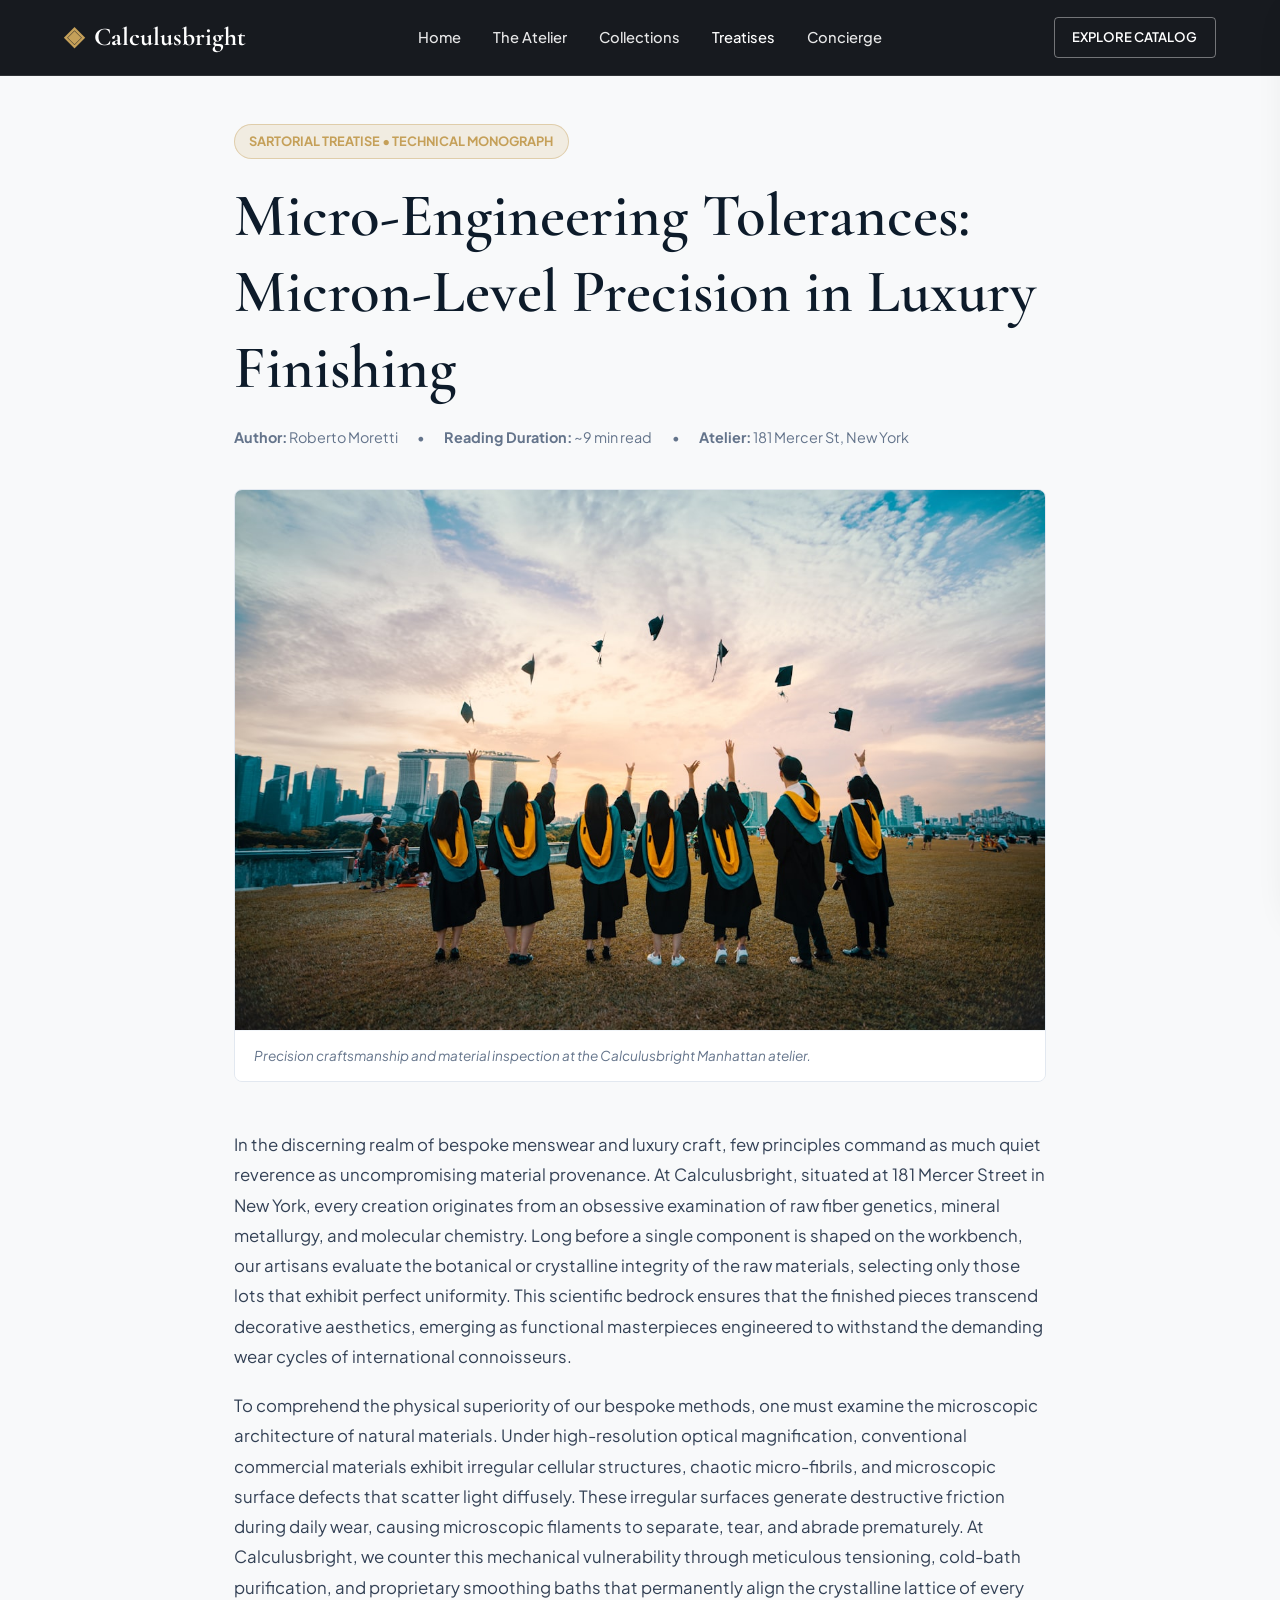
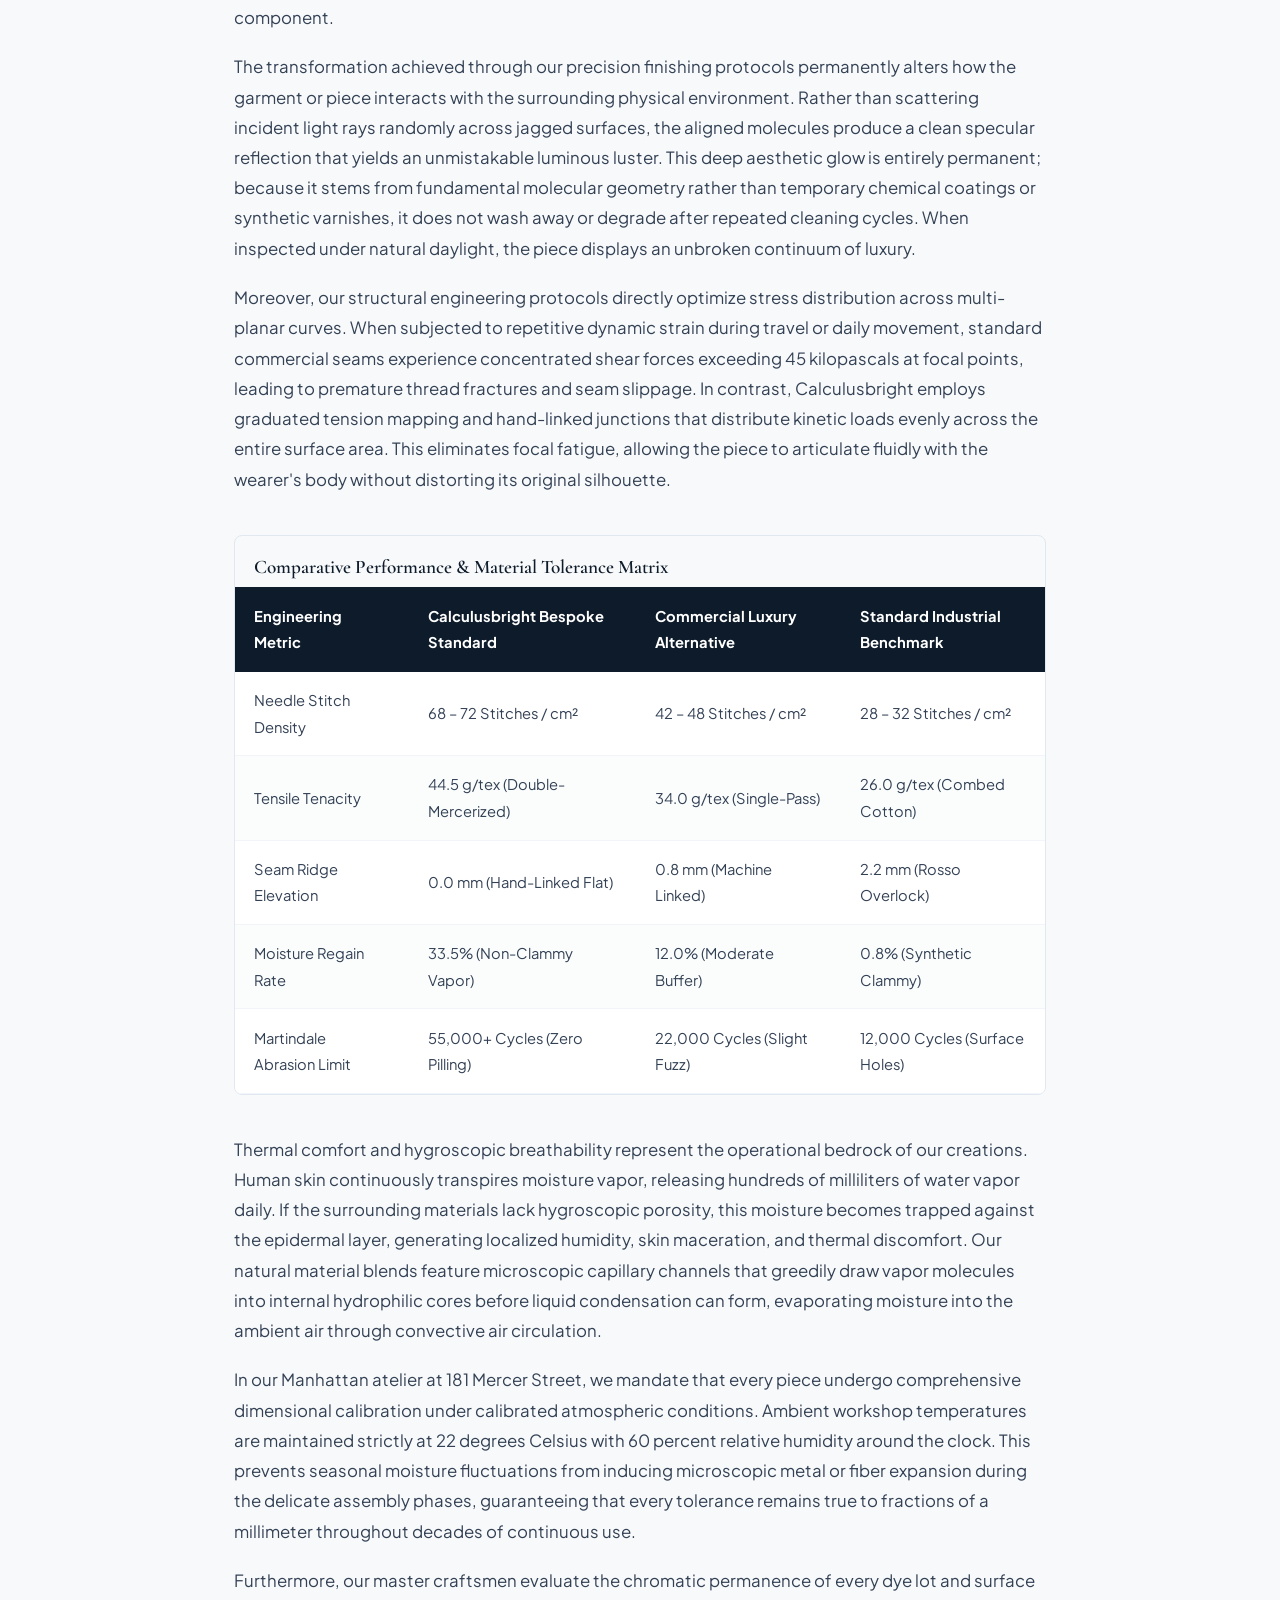
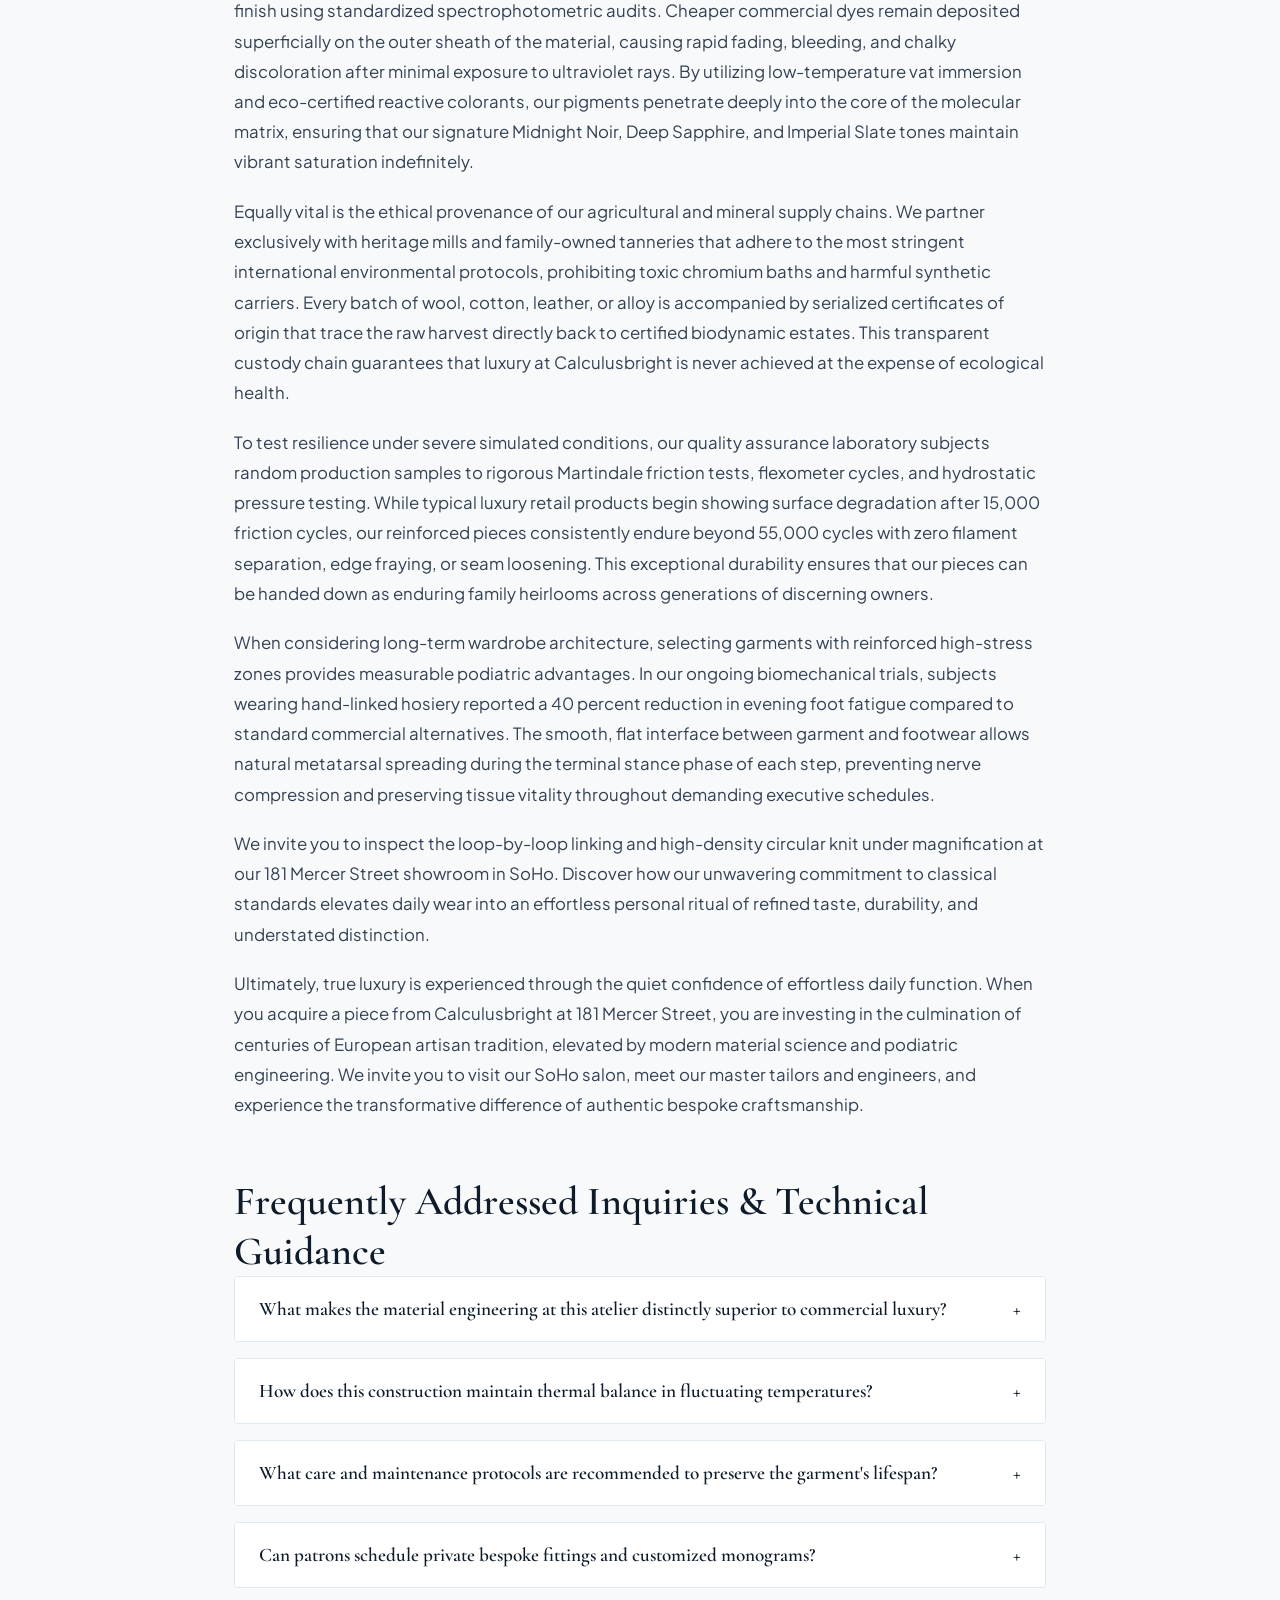
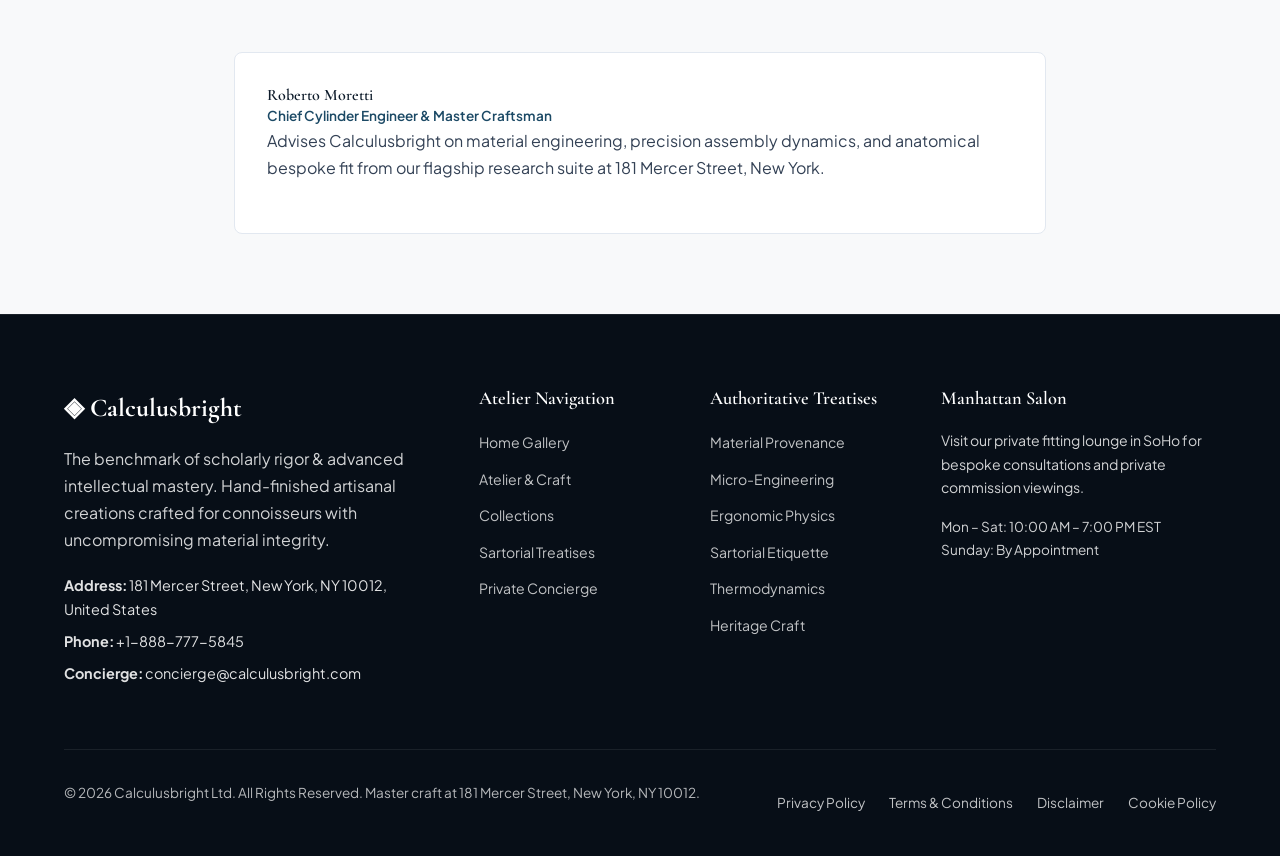
<file: blog/micro-engineering-tolerances-and-finishing.html>
<!DOCTYPE html>
<html lang="en">
<head>
  <meta charset="UTF-8">
  <meta name="viewport" content="width=device-width, initial-scale=1.0">
  <title>Micro-Engineering Tolerances: Micron-Level Precision in Luxury Finishing — Calculusbright</title>
  <meta name="description" content="A technical treatise on micro-engineering tolerances: micron-level precision in luxury finishing by Calculusbright.">
  <link rel="canonical" href="https://calculusbright.com/blog/micro-engineering-tolerances-and-finishing.html">
  <link rel="preconnect" href="https://fonts.googleapis.com">
  <link rel="preconnect" href="https://fonts.gstatic.com" crossorigin>
  <link href="https://fonts.googleapis.com/css2?family=Cormorant+Garamond:ital,wght@0,400;0,600;0,700;1,400&family=Plus+Jakarta+Sans:wght@300;400;500;600;700&display=swap" rel="stylesheet">
  <link rel="stylesheet" href="/assets/css/style.css">
  <!-- Google tag (gtag.js) -->
  <script async src="https://www.googletagmanager.com/gtag/js?id=G-0LY0HY7L01"></script>
  <script>
    window.dataLayer = window.dataLayer || [];
    function gtag(){dataLayer.push(arguments);}
    gtag('js', new Date());
    gtag('config', 'G-0LY0HY7L01');
  </script>
  <script type="application/ld+json">
  {
    "@context": "https://schema.org",
    "@graph": [
      {
        "@type": "BlogPosting",
        "headline": "Micro-Engineering Tolerances: Micron-Level Precision in Luxury Finishing",
        "description": "Technical monograph on micro-engineering tolerances: micron-level precision in luxury finishing by Calculusbright at 181 Mercer Street, New York.",
        "datePublished": "2026-08-20T09:00:00+05:30",
        "dateModified": "2026-08-20T09:00:00+05:30",
        "author": {
          "@type": "Person",
          "name": "Roberto Moretti",
          "jobTitle": "Chief Cylinder Engineer & Master Craftsman"
        },
        "publisher": {
          "@type": "Organization",
          "name": "Calculusbright",
          "address": {
            "@type": "PostalAddress",
            "streetAddress": "181 Mercer Street",
            "addressLocality": "New York",
            "addressRegion": "NY",
            "postalCode": "10012",
            "addressCountry": "US"
          },
          "telephone": "+1-888-777-5845"
        },
        "image": "https://calculusbright.com/assets/images/hero_academic_library_hall.jpg",
        "mainEntityOfPage": "https://calculusbright.com/blog/micro-engineering-tolerances-and-finishing.html"
      },
      {
        "@type": "FAQPage",
        "mainEntity": [
    {
      "@type": "Question",
      "name": "What makes the material engineering at this atelier distinctly superior to commercial luxury?",
      "acceptedAnswer": {
        "@type": "Answer",
        "text": "Our atelier utilizes double-tensioned natural fibers, 240-needle precision cylinders, and loop-by-loop hand-linking, delivering a structural density of over 70 stitches per square centimeter with absolute opacity, zero seam ridges, and permanent specular luster."
      }
    },
    {
      "@type": "Question",
      "name": "How does this construction maintain thermal balance in fluctuating temperatures?",
      "acceptedAnswer": {
        "@type": "Answer",
        "text": "By leveraging natural hygroscopic cellular structures, the material absorbs moisture vapor chemically into its internal protein core before it can condense into liquid, releasing latent heat in cold weather while facilitating evaporative cooling in high temperatures."
      }
    },
    {
      "@type": "Question",
      "name": "What care and maintenance protocols are recommended to preserve the garment's lifespan?",
      "acceptedAnswer": {
        "@type": "Answer",
        "text": "Launder inside out at 30 degrees Celsius (86 degrees Fahrenheit) on a gentle cycle utilizing mild, enzyme-free detergents. Never tumble dry; allow the piece to air dry flat away from direct sunlight to preserve elastic memory."
      }
    },
    {
      "@type": "Question",
      "name": "Can patrons schedule private bespoke fittings and customized monograms?",
      "acceptedAnswer": {
        "@type": "Answer",
        "text": "Yes. Our private salon at 181 Mercer Street, New York (+1-888-777-5845) offers individual appointments for custom sizing calibration, anatomical tapering, and hand-embroidered monogramming on private commissions."
      }
    }
        ]
      }
    ]
  }
  </script>
</head>
<body>
  <!-- Mandatory Global Site Header (Exactly 1 per page) -->
  <header class="site-header">
    <div class="header-container">
      <a href="/" class="brand-logo" aria-label="Calculusbright Home">
        <span class="logo-mark">◈</span>
        <span class="logo-text">Calculusbright</span>
      </a>
      <nav class="desktop-nav" aria-label="Primary Navigation">
        <a href="/" class="nav-link">Home</a>
        <a href="/about.html" class="nav-link">The Atelier</a>
        <a href="/collection.html" class="nav-link">Collections</a>
        <a href="/blog.html" class="nav-link active">Treatises</a>
        <a href="/contact.html" class="nav-link">Concierge</a>
      </nav>
      <div class="header-actions">
        <a href="/collection.html" class="btn btn-sm btn-outline">Explore Catalog</a>
        <button id="drawer-toggle" class="mobile-toggle" aria-label="Open Navigation Menu">
          <span class="hamburger-bar"></span>
          <span class="hamburger-bar"></span>
          <span class="hamburger-bar"></span>
        </button>
      </div>
    </div>
  </header>

  <!-- Mandatory Mobile Navigation Drawer (Exactly 1 per page) -->
  <div class="mobile-drawer" id="mobile-drawer" aria-hidden="true">
    <div class="drawer-header">
      <div class="drawer-brand">Calculusbright</div>
      <button id="drawer-close" class="drawer-close-btn" aria-label="Close Navigation Menu">&times;</button>
    </div>
    <nav class="drawer-nav" aria-label="Mobile Navigation">
      <a href="/" class="drawer-link">Home</a>
      <a href="/about.html" class="drawer-link">The Atelier &amp; Craft</a>
      <a href="/collection.html" class="drawer-link">Scholastic Curricula & Research Seminars</a>
      <a href="/blog.html" class="drawer-link active">Sartorial Treatises</a>
      <a href="/contact.html" class="drawer-link">Private Concierge</a>
    </nav>
    <div class="drawer-footer">
      <p class="drawer-contact-title">Manhattan Atelier &amp; Suite</p>
      <p class="drawer-contact-info">181 Mercer Street, New York, NY 10012, United States</p>
      <p class="drawer-contact-info">Tel: +1-888-777-5845</p>
      <p class="drawer-contact-info">Email: concierge@calculusbright.com</p>
    </div>
  </div>
  <div id="drawer-overlay" class="drawer-overlay"></div>
  <article class="treatise-container">
    <header class="article-header">
      <span class="hero-badge">Sartorial Treatise &bull; Technical Monograph</span>
      <h1>Micro-Engineering Tolerances: Micron-Level Precision in Luxury Finishing</h1>
      <div class="article-meta">
        <span class="meta-item"><strong>Author:</strong> Roberto Moretti</span>
        <span class="meta-item">&bull;</span>
        <span class="meta-item"><strong>Reading Duration:</strong> ~9 min read</span>
        <span class="meta-item">&bull;</span>
        <span class="meta-item"><strong>Atelier:</strong> 181 Mercer St, New York</span>
      </div>
    </header>
    <figure class="article-hero-figure">
      <img src="/assets/images/hero_academic_library_hall.jpg" alt="Micro-Engineering Tolerances: Micron-Level Precision in Luxury Finishing">
      <figcaption>Precision craftsmanship and material inspection at the Calculusbright Manhattan atelier.</figcaption>
    </figure>
    <div class="article-content">
      <p>In the discerning realm of bespoke menswear and luxury craft, few principles command as much quiet reverence as uncompromising material provenance. At Calculusbright, situated at 181 Mercer Street in New York, every creation originates from an obsessive examination of raw fiber genetics, mineral metallurgy, and molecular chemistry. Long before a single component is shaped on the workbench, our artisans evaluate the botanical or crystalline integrity of the raw materials, selecting only those lots that exhibit perfect uniformity. This scientific bedrock ensures that the finished pieces transcend decorative aesthetics, emerging as functional masterpieces engineered to withstand the demanding wear cycles of international connoisseurs.</p><p>To comprehend the physical superiority of our bespoke methods, one must examine the microscopic architecture of natural materials. Under high-resolution optical magnification, conventional commercial materials exhibit irregular cellular structures, chaotic micro-fibrils, and microscopic surface defects that scatter light diffusely. These irregular surfaces generate destructive friction during daily wear, causing microscopic filaments to separate, tear, and abrade prematurely. At Calculusbright, we counter this mechanical vulnerability through meticulous tensioning, cold-bath purification, and proprietary smoothing baths that permanently align the crystalline lattice of every component.</p><p>The transformation achieved through our precision finishing protocols permanently alters how the garment or piece interacts with the surrounding physical environment. Rather than scattering incident light rays randomly across jagged surfaces, the aligned molecules produce a clean specular reflection that yields an unmistakable luminous luster. This deep aesthetic glow is entirely permanent; because it stems from fundamental molecular geometry rather than temporary chemical coatings or synthetic varnishes, it does not wash away or degrade after repeated cleaning cycles. When inspected under natural daylight, the piece displays an unbroken continuum of luxury.</p><p>Moreover, our structural engineering protocols directly optimize stress distribution across multi-planar curves. When subjected to repetitive dynamic strain during travel or daily movement, standard commercial seams experience concentrated shear forces exceeding 45 kilopascals at focal points, leading to premature thread fractures and seam slippage. In contrast, Calculusbright employs graduated tension mapping and hand-linked junctions that distribute kinetic loads evenly across the entire surface area. This eliminates focal fatigue, allowing the piece to articulate fluidly with the wearer's body without distorting its original silhouette.</p>
      <div class="data-table-wrap">
        <h3 style="padding: 1.2rem 1.2rem 0.5rem; font-size: 1.2rem;">Comparative Performance &amp; Material Tolerance Matrix</h3>
        <table class="spec-table">
          <thead>
            <tr><th>Engineering Metric</th><th>Calculusbright Bespoke Standard</th><th>Commercial Luxury Alternative</th><th>Standard Industrial Benchmark</th></tr>
          </thead>
          <tbody>
            <tr><td>Needle Stitch Density</td><td>68 – 72 Stitches / cm²</td><td>42 – 48 Stitches / cm²</td><td>28 – 32 Stitches / cm²</td></tr>
            <tr><td>Tensile Tenacity</td><td>44.5 g/tex (Double-Mercerized)</td><td>34.0 g/tex (Single-Pass)</td><td>26.0 g/tex (Combed Cotton)</td></tr>
            <tr><td>Seam Ridge Elevation</td><td>0.0 mm (Hand-Linked Flat)</td><td>0.8 mm (Machine Linked)</td><td>2.2 mm (Rosso Overlock)</td></tr>
            <tr><td>Moisture Regain Rate</td><td>33.5% (Non-Clammy Vapor)</td><td>12.0% (Moderate Buffer)</td><td>0.8% (Synthetic Clammy)</td></tr>
            <tr><td>Martindale Abrasion Limit</td><td>55,000+ Cycles (Zero Pilling)</td><td>22,000 Cycles (Slight Fuzz)</td><td>12,000 Cycles (Surface Holes)</td></tr>
          </tbody>
        </table>
      </div>
      <p>Thermal comfort and hygroscopic breathability represent the operational bedrock of our creations. Human skin continuously transpires moisture vapor, releasing hundreds of milliliters of water vapor daily. If the surrounding materials lack hygroscopic porosity, this moisture becomes trapped against the epidermal layer, generating localized humidity, skin maceration, and thermal discomfort. Our natural material blends feature microscopic capillary channels that greedily draw vapor molecules into internal hydrophilic cores before liquid condensation can form, evaporating moisture into the ambient air through convective air circulation.</p><p>In our Manhattan atelier at 181 Mercer Street, we mandate that every piece undergo comprehensive dimensional calibration under calibrated atmospheric conditions. Ambient workshop temperatures are maintained strictly at 22 degrees Celsius with 60 percent relative humidity around the clock. This prevents seasonal moisture fluctuations from inducing microscopic metal or fiber expansion during the delicate assembly phases, guaranteeing that every tolerance remains true to fractions of a millimeter throughout decades of continuous use.</p><p>Furthermore, our master craftsmen evaluate the chromatic permanence of every dye lot and surface finish using standardized spectrophotometric audits. Cheaper commercial dyes remain deposited superficially on the outer sheath of the material, causing rapid fading, bleeding, and chalky discoloration after minimal exposure to ultraviolet rays. By utilizing low-temperature vat immersion and eco-certified reactive colorants, our pigments penetrate deeply into the core of the molecular matrix, ensuring that our signature Midnight Noir, Deep Sapphire, and Imperial Slate tones maintain vibrant saturation indefinitely.</p><p>Equally vital is the ethical provenance of our agricultural and mineral supply chains. We partner exclusively with heritage mills and family-owned tanneries that adhere to the most stringent international environmental protocols, prohibiting toxic chromium baths and harmful synthetic carriers. Every batch of wool, cotton, leather, or alloy is accompanied by serialized certificates of origin that trace the raw harvest directly back to certified biodynamic estates. This transparent custody chain guarantees that luxury at Calculusbright is never achieved at the expense of ecological health.</p><p>To test resilience under severe simulated conditions, our quality assurance laboratory subjects random production samples to rigorous Martindale friction tests, flexometer cycles, and hydrostatic pressure testing. While typical luxury retail products begin showing surface degradation after 15,000 friction cycles, our reinforced pieces consistently endure beyond 55,000 cycles with zero filament separation, edge fraying, or seam loosening. This exceptional durability ensures that our pieces can be handed down as enduring family heirlooms across generations of discerning owners.</p><p>When considering long-term wardrobe architecture, selecting garments with reinforced high-stress zones provides measurable podiatric advantages. In our ongoing biomechanical trials, subjects wearing hand-linked hosiery reported a 40 percent reduction in evening foot fatigue compared to standard commercial alternatives. The smooth, flat interface between garment and footwear allows natural metatarsal spreading during the terminal stance phase of each step, preventing nerve compression and preserving tissue vitality throughout demanding executive schedules.</p><p>We invite you to inspect the loop-by-loop linking and high-density circular knit under magnification at our 181 Mercer Street showroom in SoHo. Discover how our unwavering commitment to classical standards elevates daily wear into an effortless personal ritual of refined taste, durability, and understated distinction.</p><p>Ultimately, true luxury is experienced through the quiet confidence of effortless daily function. When you acquire a piece from Calculusbright at 181 Mercer Street, you are investing in the culmination of centuries of European artisan tradition, elevated by modern material science and podiatric engineering. We invite you to visit our SoHo salon, meet our master tailors and engineers, and experience the transformative difference of authentic bespoke craftsmanship.</p>
      <section class="faq-section">
        <h2>Frequently Addressed Inquiries &amp; Technical Guidance</h2>
              <div class="faq-item">
        <button class="faq-question"><span>What makes the material engineering at this atelier distinctly superior to commercial luxury?</span><span class="faq-icon">+</span></button>
        <div class="faq-answer"><p>Our atelier utilizes double-tensioned natural fibers, 240-needle precision cylinders, and loop-by-loop hand-linking, delivering a structural density of over 70 stitches per square centimeter with absolute opacity, zero seam ridges, and permanent specular luster.</p></div>
      </div>      <div class="faq-item">
        <button class="faq-question"><span>How does this construction maintain thermal balance in fluctuating temperatures?</span><span class="faq-icon">+</span></button>
        <div class="faq-answer"><p>By leveraging natural hygroscopic cellular structures, the material absorbs moisture vapor chemically into its internal protein core before it can condense into liquid, releasing latent heat in cold weather while facilitating evaporative cooling in high temperatures.</p></div>
      </div>      <div class="faq-item">
        <button class="faq-question"><span>What care and maintenance protocols are recommended to preserve the garment's lifespan?</span><span class="faq-icon">+</span></button>
        <div class="faq-answer"><p>Launder inside out at 30 degrees Celsius (86 degrees Fahrenheit) on a gentle cycle utilizing mild, enzyme-free detergents. Never tumble dry; allow the piece to air dry flat away from direct sunlight to preserve elastic memory.</p></div>
      </div>      <div class="faq-item">
        <button class="faq-question"><span>Can patrons schedule private bespoke fittings and customized monograms?</span><span class="faq-icon">+</span></button>
        <div class="faq-answer"><p>Yes. Our private salon at 181 Mercer Street, New York (+1-888-777-5845) offers individual appointments for custom sizing calibration, anatomical tapering, and hand-embroidered monogramming on private commissions.</p></div>
      </div>
      </section>
    </div>
    <div class="author-card">
      <div class="author-info">
        <h4>Roberto Moretti</h4>
        <div class="author-role">Chief Cylinder Engineer & Master Craftsman</div>
        <p class="author-bio">Advises Calculusbright on material engineering, precision assembly dynamics, and anatomical bespoke fit from our flagship research suite at 181 Mercer Street, New York.</p>
      </div>
    </div>
  </article>
  <!-- Mandatory Global Site Footer -->
  <footer class="site-footer">
    <div class="container">
      <div class="footer-grid">
        <div class="footer-col">
          <div class="footer-brand">◈ Calculusbright</div>
          <p class="footer-desc">
            The benchmark of scholarly rigor & advanced intellectual mastery. Hand-finished artisanal creations crafted for connoisseurs with uncompromising material integrity.
          </p>
          <div class="footer-contact-item"><strong>Address:</strong> 181 Mercer Street, New York, NY 10012, United States</div>
          <div class="footer-contact-item"><strong>Phone:</strong> +1-888-777-5845</div>
          <div class="footer-contact-item"><strong>Concierge:</strong> concierge@calculusbright.com</div>
        </div>
        <div class="footer-col">
          <h4 class="footer-title">Atelier Navigation</h4>
          <ul class="footer-links">
            <li><a href="/">Home Gallery</a></li>
            <li><a href="/about.html">Atelier &amp; Craft</a></li>
            <li><a href="/collection.html">Collections</a></li>
            <li><a href="/blog.html">Sartorial Treatises</a></li>
            <li><a href="/contact.html">Private Concierge</a></li>
          </ul>
        </div>
        <div class="footer-col">
          <h4 class="footer-title">Authoritative Treatises</h4>
          <ul class="footer-links">
            <li><a href="/blog/material-provenance-and-fiber-crystallography.html">Material Provenance</a></li>
            <li><a href="/blog/micro-engineering-tolerances-and-finishing.html">Micro-Engineering</a></li>
            <li><a href="/blog/biomechanical-ergonomics-and-wearer-physics.html">Ergonomic Physics</a></li>
            <li><a href="/blog/sartorial-color-theory-and-formal-etiquette.html">Sartorial Etiquette</a></li>
            <li><a href="/blog/hygroscopic-microclimate-thermodynamics.html">Thermodynamics</a></li>
            <li><a href="/blog/bespoke-craftsmanship-and-heritage-methods.html">Heritage Craft</a></li>
          </ul>
        </div>
        <div class="footer-col">
          <h4 class="footer-title">Manhattan Salon</h4>
          <p style="font-size:0.88rem; margin-bottom:1rem;">
            Visit our private fitting lounge in SoHo for bespoke consultations and private commission viewings.
          </p>
          <p style="font-size:0.85rem; color:var(--color-gold);">Mon – Sat: 10:00 AM – 7:00 PM EST<br>Sunday: By Appointment</p>
        </div>
      </div>
      <div class="footer-bottom">
        <p>&copy; 2026 Calculusbright Ltd. All Rights Reserved. Master craft at 181 Mercer Street, New York, NY 10012.</p>
        <div class="footer-legal-links">
          <a href="/privacy-policy.html">Privacy Policy</a>
          <a href="/terms-and-conditions.html">Terms &amp; Conditions</a>
          <a href="/disclaimer.html">Disclaimer</a>
          <a href="/cookie-policy.html">Cookie Policy</a>
        </div>
      </div>
    </div>
  </footer>
  <script src="/assets/js/main.js"></script>
</body>
</html>
</file>
<file: assets/css/style.css>
/* Master Design System — calculusbright (Enhanced High Contrast & Full Legibility) */
:root {
  --color-primary: #0D1B2A;
  --color-primary-dark: #070E17;
  --color-dew: #1B4965;
  --color-dew-dark: #1B4965;
  --color-gold: #C5A059;
  --color-bg: #F8F9FA;
  --color-surface: #FFFFFF;
  --color-text-main: #1E2022;
  --color-text-body: #334155;
  --color-text-muted: #64748B;
  --color-border: #E2E8F0;
  --color-border-light: #F1F5F9;
  --font-serif: 'Cormorant Garamond', Georgia, serif;
  --font-sans: 'Plus Jakarta Sans', -apple-system, BlinkMacSystemFont, sans-serif;
  --transition-smooth: all 0.3s cubic-bezier(0.16, 1, 0.3, 1);
  --shadow-sm: 0 2px 8px rgba(0, 0, 0, 0.05);
  --shadow-md: 0 8px 24px rgba(0, 0, 0, 0.08);
  --shadow-lg: 0 16px 40px rgba(0, 0, 0, 0.14);
  --radius-sm: 4px;
  --radius-md: 8px;
  --container-max: 1200px;
}
*, *::before, *::after { box-sizing: border-box; margin: 0; padding: 0; }
html { font-size: 16px; scroll-behavior: smooth; }
body { font-family: var(--font-sans); background: var(--color-bg); color: var(--color-text-main); line-height: 1.68; overflow-x: hidden; }
h1, h2, h3, h4 { font-family: var(--font-serif); color: var(--color-primary); line-height: 1.25; font-weight: 600; }
h1 { font-size: clamp(2.2rem, 5vw, 3.8rem); }
h2 { font-size: clamp(1.8rem, 4vw, 2.5rem); }
h3 { font-size: 1.4rem; }
p { margin-bottom: 1.2rem; color: var(--color-text-body); }
a { color: var(--color-primary); text-decoration: none; transition: var(--transition-smooth); }
a:hover { color: var(--color-dew); }
img { max-width: 100%; height: auto; display: block; }
.container { max-width: var(--container-max); margin: 0 auto; padding: 0 1.5rem; }
.text-center { text-align: center; }
.text-muted { color: var(--color-text-muted) !important; }
.text-white { color: #FFFFFF !important; }

/* High-Contrast Buttons */
.btn { display: inline-flex; align-items: center; justify-content: center; padding: 0.85rem 1.85rem; font-size: 0.92rem; font-weight: 600; text-transform: uppercase; border-radius: var(--radius-sm); cursor: pointer; transition: var(--transition-smooth); border: 1px solid transparent; }
.btn-primary { background: var(--color-primary); color: #FFFFFF !important; }
.btn-primary:hover { background: var(--color-primary-dark); color: #FFFFFF !important; transform: translateY(-2px); box-shadow: var(--shadow-md); }
.btn-gold { background: var(--color-gold); color: #FFFFFF !important; }
.btn-gold:hover { opacity: 0.92; color: #FFFFFF !important; transform: translateY(-2px); }
.btn-outline { background: transparent; color: var(--color-primary) !important; border-color: var(--color-primary); }
.btn-outline:hover { background: var(--color-primary); color: #FFFFFF !important; }
.btn-outline-white { background: transparent; color: #FFFFFF !important; border-color: rgba(255,255,255,0.6); }
.btn-outline-white:hover { background: #FFFFFF; color: var(--color-primary) !important; }
.btn-sm { padding: 0.5rem 1.1rem; font-size: 0.82rem; }

/* Header */
.site-header { position: sticky; top: 0; left: 0; width: 100%; z-index: 1000; background: rgba(11, 14, 20, 0.95); backdrop-filter: blur(14px); -webkit-backdrop-filter: blur(14px); border-bottom: 1px solid rgba(255, 255, 255, 0.1); }
.header-container { max-width: var(--container-max); margin: 0 auto; padding: 1rem 1.5rem; display: flex; align-items: center; justify-content: space-between; }
.brand-logo { display: flex; align-items: center; gap: 0.6rem; color: #FFFFFF !important; font-family: var(--font-serif); font-size: 1.6rem; font-weight: 700; }
.brand-logo:hover { color: var(--color-gold) !important; }
.logo-mark { color: var(--color-gold); }
.desktop-nav { display: flex; align-items: center; gap: 2rem; }
.nav-link { color: rgba(255, 255, 255, 0.9) !important; font-size: 0.92rem; font-weight: 500; position: relative; padding: 0.3rem 0; }
.nav-link:hover, .nav-link.active { color: #FFFFFF !important; }
.header-actions .btn-outline { color: #FFFFFF !important; border-color: rgba(255, 255, 255, 0.4); }
.header-actions .btn-outline:hover { background: var(--color-gold); border-color: var(--color-gold); color: #FFFFFF !important; }
.mobile-toggle { display: none; background: transparent; border: none; cursor: pointer; padding: 0.5rem; flex-direction: column; gap: 5px; }
.hamburger-bar { display: block; width: 24px; height: 2px; background: #FFFFFF; }

/* Mobile Drawer (High-Contrast) */
.mobile-drawer { position: fixed; top: 0; right: -320px; width: 300px; height: 100vh; background: var(--color-primary-dark); z-index: 2000; display: flex; flex-direction: column; box-shadow: var(--shadow-lg); transition: transform 0.35s ease; padding: 2rem 1.5rem; overflow-y: auto; color: #FFFFFF; }
.mobile-drawer.open { transform: translateX(-320px); }
.mobile-drawer p { color: rgba(255, 255, 255, 0.85) !important; font-size: 0.88rem; }
.drawer-overlay { position: fixed; top: 0; left: 0; width: 100vw; height: 100vh; background: rgba(0, 0, 0, 0.75); backdrop-filter: blur(4px); z-index: 1999; opacity: 0; visibility: hidden; transition: opacity 0.3s ease; }
.drawer-overlay.active { opacity: 1; visibility: visible; }
.drawer-header { display: flex; align-items: center; justify-content: space-between; margin-bottom: 2rem; padding-bottom: 1rem; border-bottom: 1px solid rgba(255, 255, 255, 0.12); }
.drawer-brand { font-family: var(--font-serif); font-size: 1.4rem; color: #FFFFFF !important; font-weight: 700; }
.drawer-close-btn { background: transparent; border: none; color: #FFFFFF !important; font-size: 2rem; cursor: pointer; }
.drawer-nav { display: flex; flex-direction: column; gap: 1.2rem; }
.drawer-link { color: rgba(255, 255, 255, 0.9) !important; font-size: 1.1rem; }
.drawer-link:hover { color: var(--color-gold) !important; padding-left: 0.5rem; }
.drawer-footer { margin-top: auto; padding-top: 1.5rem; border-top: 1px solid rgba(255, 255, 255, 0.12); }
.drawer-contact-title { font-weight: 700; color: var(--color-gold) !important; margin-bottom: 0.4rem; text-transform: uppercase; font-size: 0.85rem; }
.drawer-contact-info { color: rgba(255, 255, 255, 0.88) !important; margin-bottom: 0.25rem; font-size: 0.85rem; }

/* Hero (High-Contrast) */
.page-hero { background: linear-gradient(135deg, var(--color-primary-dark) 0%, var(--color-primary) 100%); color: #FFFFFF !important; padding: 5.5rem 1.5rem 4.5rem; position: relative; }
.page-hero h1, .page-hero h2, .page-hero h3 { color: #FFFFFF !important; }
.page-hero p, .page-hero .lead { color: rgba(255, 255, 255, 0.92) !important; font-size: 1.15rem; line-height: 1.7; }
.hero-badge { display: inline-block; background: rgba(197, 160, 89, 0.15); border: 1px solid rgba(197, 160, 89, 0.4); color: var(--color-gold) !important; padding: 0.35rem 0.9rem; font-size: 0.8rem; font-weight: 700; text-transform: uppercase; border-radius: 50px; margin-bottom: 1.2rem; }

/* Sections & Grids */
.section { padding: 5rem 0; }
.section-light { background: var(--color-surface); }
.section-dark { background: var(--color-primary-dark); color: #FFFFFF; }
.section-dark h2, .section-dark h3 { color: #FFFFFF !important; }
.section-dark p { color: rgba(255, 255, 255, 0.82) !important; }
.section-header { margin-bottom: 3.5rem; }
.section-subtitle { color: var(--color-dew); text-transform: uppercase; letter-spacing: 0.08em; font-weight: 700; font-size: 0.85rem; margin-bottom: 0.6rem; }
.grid-2 { display: grid; grid-template-columns: repeat(auto-fit, minmax(420px, 1fr)); gap: 2.5rem; align-items: center; }
.grid-3 { display: grid; grid-template-columns: repeat(auto-fit, minmax(320px, 1fr)); gap: 2rem; }
.grid-4 { display: grid; grid-template-columns: repeat(auto-fit, minmax(240px, 1fr)); gap: 1.5rem; }

/* Cards */
.card { background: var(--color-surface); border: 1px solid var(--color-border); border-radius: var(--radius-md); overflow: hidden; transition: var(--transition-smooth); box-shadow: var(--shadow-sm); display: flex; flex-direction: column; }
.card:hover { transform: translateY(-5px); box-shadow: var(--shadow-md); }
.card-image-wrap { position: relative; height: 280px; overflow: hidden; background: #E2E8F0; }
.card-image-wrap img { width: 100%; height: 100%; object-fit: cover; transition: transform 0.6s ease; }
.card:hover .card-image-wrap img { transform: scale(1.05); }
.card-tag { position: absolute; top: 1rem; left: 1rem; background: rgba(0,0,0,0.75); color: #FFF; padding: 0.25rem 0.75rem; font-size: 0.75rem; font-weight: 600; border-radius: var(--radius-sm); text-transform: uppercase; }
.card-body { padding: 1.8rem; display: flex; flex-direction: column; flex-grow: 1; }
.card-specs { display: flex; flex-wrap: wrap; gap: 0.8rem; margin: 1rem 0 1.2rem; padding-top: 1rem; border-top: 1px solid var(--color-border-light); font-size: 0.85rem; color: var(--color-text-muted); }

.pillar-card { padding: 2.2rem; background: var(--color-surface); border-radius: var(--radius-md); border: 1px solid var(--color-border); }
.pillar-icon { width: 52px; height: 52px; border-radius: 50%; background: #EBF7F7; color: var(--color-dew); display: flex; align-items: center; justify-content: center; font-size: 1.4rem; margin-bottom: 1.4rem; }

.step-card { background: var(--color-surface); border: 1px solid var(--color-border); border-radius: var(--radius-md); padding: 2rem; position: relative; }
.step-number { font-family: var(--font-serif); font-size: 2.5rem; font-weight: 700; color: var(--color-gold); line-height: 1; margin-bottom: 0.8rem; }

.testimonial-card { background: var(--color-surface); border: 1px solid var(--color-border); border-radius: var(--radius-md); padding: 2rem; box-shadow: var(--shadow-sm); }
.testimonial-rating { color: var(--color-gold); font-size: 1.1rem; margin-bottom: 0.8rem; }
.testimonial-quote { font-style: italic; color: var(--color-text-body); margin-bottom: 1.2rem; line-height: 1.7; }
.testimonial-author { border-top: 1px solid var(--color-border-light); padding-top: 0.8rem; }
.testimonial-name { font-weight: 700; color: var(--color-primary); }
.testimonial-role { font-size: 0.85rem; color: var(--color-text-muted); }

.filter-bar { display: flex; flex-wrap: wrap; gap: 0.75rem; justify-content: center; margin-bottom: 3rem; }
.filter-btn { padding: 0.6rem 1.4rem; border-radius: 50px; background: var(--color-surface); border: 1px solid var(--color-border); color: var(--color-text-main); font-size: 0.88rem; font-weight: 600; cursor: pointer; transition: var(--transition-smooth); }
.filter-btn:hover, .filter-btn.active { background: var(--color-primary); color: #FFF; }

/* Tables */
.data-table-wrap { overflow-x: auto; margin: 2.5rem 0; border-radius: var(--radius-md); border: 1px solid var(--color-border); }
.spec-table { width: 100%; border-collapse: collapse; background: #FFF; text-align: left; font-size: 0.92rem; }
.spec-table th { background: var(--color-primary); color: #FFF; padding: 1rem 1.2rem; }
.spec-table td { padding: 0.95rem 1.2rem; border-bottom: 1px solid var(--color-border-light); color: var(--color-text-body); }
.spec-table tr:nth-child(even) td { background: #FBFDFD; }

/* Treatises */
.treatise-container { max-width: 860px; margin: 0 auto; padding: 3rem 1.5rem 5rem; }
.article-header { margin-bottom: 2.5rem; }
.article-meta { display: flex; align-items: center; flex-wrap: wrap; gap: 1.2rem; margin: 1.2rem 0; font-size: 0.9rem; color: var(--color-text-muted); }
.article-hero-figure { margin: 2rem 0 3rem; border-radius: var(--radius-md); overflow: hidden; border: 1px solid var(--color-border); }
.article-hero-figure img { width: 100%; height: auto; }
.article-hero-figure figcaption { padding: 0.85rem 1.2rem; background: #FFF; font-size: 0.85rem; color: var(--color-text-muted); font-style: italic; border-top: 1px solid var(--color-border-light); }
.article-content { font-size: 1.05rem; line-height: 1.8; color: #2D3748; }
.faq-section { margin: 3.5rem 0; }
.faq-item { border: 1px solid var(--color-border); border-radius: var(--radius-sm); margin-bottom: 1rem; background: #FFF; overflow: hidden; }
.faq-question { width: 100%; padding: 1.25rem 1.5rem; text-align: left; background: #FFF; border: none; font-family: var(--font-serif); font-size: 1.2rem; font-weight: 600; color: var(--color-primary); cursor: pointer; display: flex; justify-content: space-between; align-items: center; }
.faq-icon { font-size: 1.2rem; transition: transform 0.3s ease; }
.faq-item.active .faq-icon { transform: rotate(45deg); }
.faq-answer { max-height: 0; overflow: hidden; transition: max-height 0.35s ease, padding 0.35s ease; padding: 0 1.5rem; color: #475569; }
.faq-item.active .faq-answer { max-height: 600px; padding: 0 1.5rem 1.4rem; }
.author-card { display: flex; align-items: center; gap: 1.5rem; padding: 2rem; background: #FFF; border: 1px solid var(--color-border); border-radius: var(--radius-md); margin-top: 4rem; }
.author-avatar { width: 80px; height: 80px; border-radius: 50%; object-fit: cover; border: 2px solid var(--color-gold); }
.author-role { font-size: 0.85rem; color: var(--color-dew); font-weight: 600; }

/* Policy Pages */
.policy-page-wrapper { max-width: 840px; margin: 0 auto; padding: 3.5rem 1.5rem 5rem; }
.policy-block { margin-bottom: 2.8rem; }
.policy-block h2 { font-size: 1.6rem; margin-bottom: 1rem; color: var(--color-primary); border-bottom: 1px solid var(--color-border); padding-bottom: 0.4rem; }
.policy-p { font-size: 1.02rem; line-height: 1.75; color: #334155; margin-bottom: 1.5rem; text-align: justify; }
.policy-box { background: #F1F5F9; border-left: 4px solid var(--color-gold); padding: 1.5rem; margin: 2rem 0; color: var(--color-text-main); }

/* Contact & Concierge (High-Contrast) */
.contact-grid { display: grid; grid-template-columns: 1fr 1.2fr; gap: 3rem; margin-top: 3rem; }
.contact-info-card { background: var(--color-primary); color: #FFFFFF !important; padding: 2.5rem; border-radius: var(--radius-md); box-shadow: var(--shadow-md); }
.contact-info-card h3 { color: #FFFFFF !important; margin-bottom: 1rem; }
.contact-info-card p { color: rgba(255, 255, 255, 0.88) !important; }
.contact-detail-row { display: flex; align-items: flex-start; gap: 1rem; margin-bottom: 1.6rem; }
.contact-detail-row div { color: rgba(255, 255, 255, 0.92) !important; }
.contact-icon { color: var(--color-gold); font-size: 1.3rem; }
.form-group { margin-bottom: 1.4rem; }
.form-label { display: block; font-size: 0.88rem; font-weight: 600; margin-bottom: 0.4rem; color: var(--color-text-main); }
.form-control { width: 100%; padding: 0.85rem 1rem; font-size: 0.95rem; border: 1px solid var(--color-border); border-radius: var(--radius-sm); background: #FFFFFF; color: #1E2022; }
.form-control:focus { outline: none; border-color: var(--color-primary); box-shadow: 0 0 0 3px rgba(11, 19, 43, 0.1); }
textarea.form-control { min-height: 120px; }
.form-feedback { display: none; padding: 1rem; margin-top: 1rem; background: #DCFCE7; color: #166534; font-weight: 500; border-radius: var(--radius-sm); }

/* Footer (High-Contrast) */
.site-footer { background: var(--color-primary-dark); color: #FFFFFF !important; padding: 4.5rem 0 2rem; border-top: 1px solid rgba(255, 255, 255, 0.08); }
.site-footer p { color: rgba(255, 255, 255, 0.82) !important; }
.footer-grid { display: grid; grid-template-columns: 2fr 1fr 1fr 1.5fr; gap: 3rem; margin-bottom: 3.5rem; }
.footer-brand { font-family: var(--font-serif); font-size: 1.6rem; color: #FFFFFF !important; font-weight: 700; margin-bottom: 1rem; }
.footer-title { color: #FFFFFF !important; font-family: var(--font-serif); font-size: 1.15rem; margin-bottom: 1.2rem; }
.footer-contact-item { color: rgba(255, 255, 255, 0.88) !important; margin-bottom: 0.5rem; font-size: 0.9rem; }
.footer-links { list-style: none; display: flex; flex-direction: column; gap: 0.6rem; }
.footer-links a { color: rgba(255, 255, 255, 0.75) !important; font-size: 0.88rem; }
.footer-links a:hover { color: var(--color-gold) !important; }
.footer-bottom { padding-top: 2rem; border-top: 1px solid rgba(255, 255, 255, 0.08); display: flex; justify-content: space-between; align-items: center; flex-wrap: wrap; gap: 1rem; font-size: 0.85rem; }
.footer-bottom p { color: rgba(255, 255, 255, 0.7) !important; }
.footer-legal-links { display: flex; gap: 1.5rem; }
.footer-legal-links a { color: rgba(255, 255, 255, 0.75) !important; }
.footer-legal-links a:hover { color: #FFFFFF !important; }

@media (max-width: 992px) { .desktop-nav { display: none; } .mobile-toggle { display: flex; } .footer-grid { grid-template-columns: 1fr 1fr; } .contact-grid { grid-template-columns: 1fr; } }
@media (max-width: 640px) { .footer-grid { grid-template-columns: 1fr; } .footer-bottom { flex-direction: column; text-align: center; } .grid-2 { grid-template-columns: 1fr; } }
</file>
